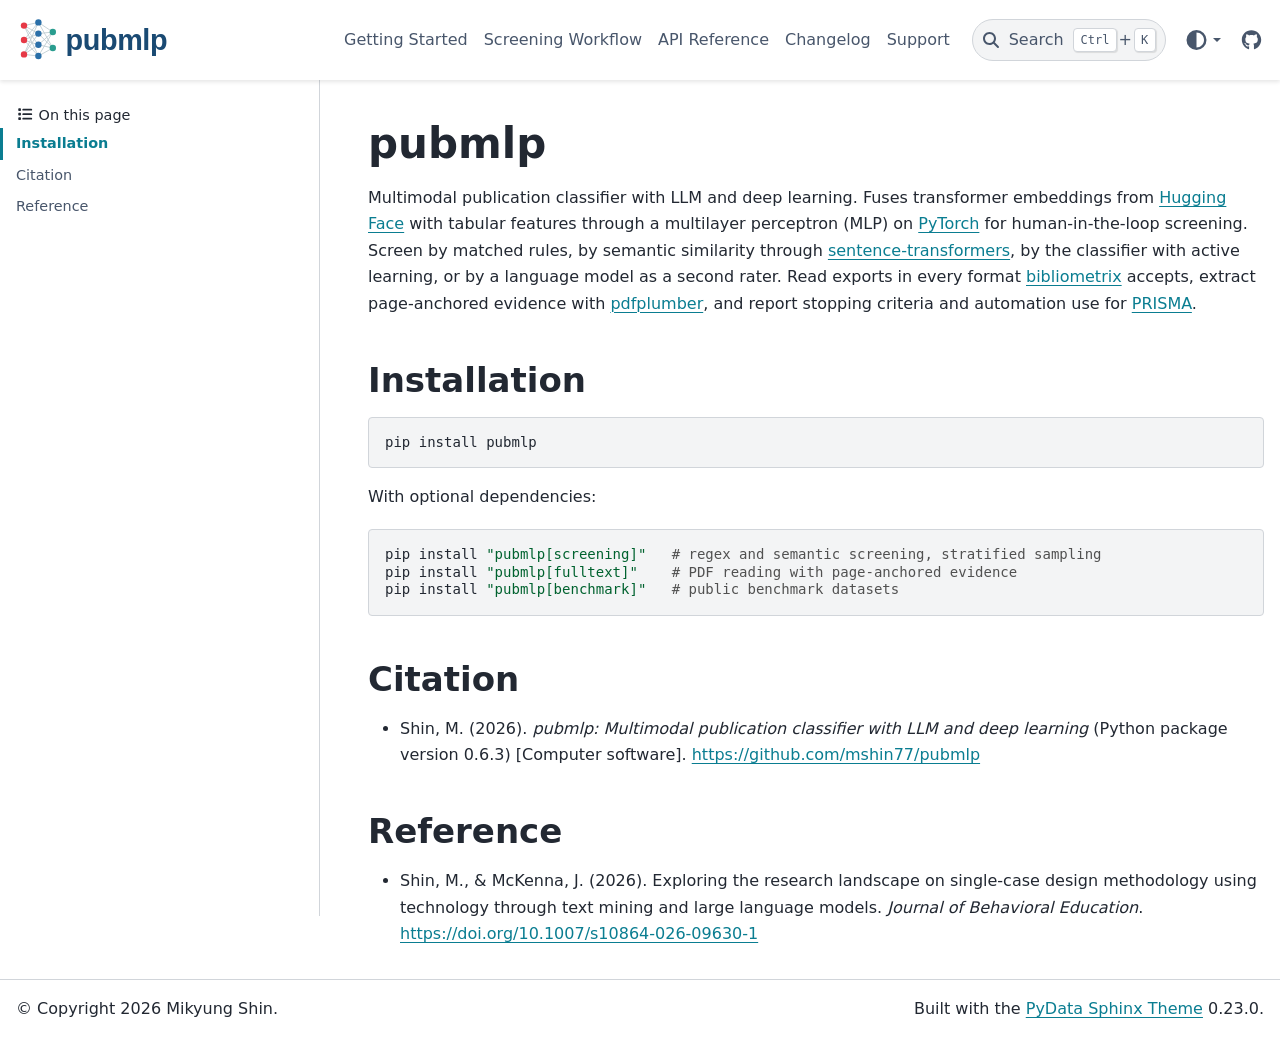
<file: docs/index.html>
<!DOCTYPE html>


<html lang="en" data-content_root="./" >

  <head>
    <meta charset="utf-8" />
    <meta name="viewport" content="width=device-width, initial-scale=1.0" /><meta name="viewport" content="width=device-width, initial-scale=1" />
<meta content="pubmlp screens publications for systematic reviews with rules, semantic similarity, a multimodal classifier with active learning, or a language model as a second rater." name="description" />

    <title>pubmlp &#8212; pubmlp</title>
  
  
  
  <script data-cfasync="false">
    document.documentElement.dataset.mode = localStorage.getItem("mode") || "";
    document.documentElement.dataset.theme = localStorage.getItem("theme") || "";
  </script>
  <!--
    this give us a css class that will be invisible only if js is disabled
  -->
  <noscript>
    <style>
      .pst-js-only { display: none !important; }

    </style>
  </noscript>
  
  <!-- Loaded before other Sphinx assets -->
  <link href="_static/styles/theme.css" rel="stylesheet" />
<link href="_static/styles/pydata-sphinx-theme.css" rel="stylesheet" />

    <link rel="stylesheet" type="text/css" href="_static/pygments.css" />
    <link rel="stylesheet" type="text/css" href="_static/custom.css" />
  
  <!-- So that users can add custom icons -->
  <script defer src="_static/scripts/fontawesome.js"></script>
  <!-- Pre-loaded scripts that we'll load fully later -->
  <link rel="preload" as="script" href="_static/scripts/bootstrap.js" />
<link rel="preload" as="script" href="_static/scripts/pydata-sphinx-theme.js" />

    <script src="_static/documentation_options.js"></script>
    <script src="_static/doctools.js"></script>
    <script src="_static/sphinx_highlight.js"></script>
    <script>DOCUMENTATION_OPTIONS.pagename = 'index';</script>
    <script>DOCUMENTATION_OPTIONS.search_as_you_type = false;</script>
    <link rel="canonical" href="https://mshin77.github.io/pubmlp/" />
    <link rel="index" title="Index" href="genindex.html" />
    <link rel="search" title="Search" href="search.html" />
    <link rel="next" title="Getting Started" href="getting-started.html" />
  <meta name="viewport" content="width=device-width, initial-scale=1"/>
  <meta name="color-scheme" content="light dark"/>
  <meta name="docsearch:language" content="en"/>
  <meta name="docsearch:version" content="" />
  
    
    <script src="_static/searchtools.js"></script>
    <script src="_static/language_data.js"></script>
    <script src="searchindex.js"></script>
  
  </head>
  <body data-default-mode="">
  
  
  <div id="pst-skip-link" class="skip-link d-print-none"><a href="#main-content">Skip to main content</a></div>

  
  <div id="pst-scroll-pixel-helper"></div>
  
  <button type="button" class="btn rounded-pill" id="pst-back-to-top">
    <i class="fa-solid fa-arrow-up"></i>Back to top</button>
  
  
  
  
  <dialog id="pst-search-dialog">
    
<form class="bd-search d-flex align-items-center"
      action="search.html"
      method="get">
  <i class="fa-solid fa-magnifying-glass"></i>
  <input type="search"
         class="form-control"
         name="q"
         placeholder="Search the docs ..."
         aria-label="Search the docs ..."
         autocomplete="off"
         autocorrect="off"
         autocapitalize="off"
         spellcheck="false"/>
  <span class="search-button__kbd-shortcut"><kbd class="kbd-shortcut__modifier">Ctrl</kbd>+<kbd>K</kbd></span>
</form>
  </dialog>

  <div class="pst-async-banner-revealer d-none">
  <aside id="bd-header-version-warning" class="d-none d-print-none" aria-label="Version warning"></aside>
</div>

  
    <header id="pst-header" class="bd-header navbar navbar-expand-lg bd-navbar d-print-none">
<div class="bd-header__inner bd-page-width">
  <button type="button" class="pst-navbar-icon sidebar-toggle primary-toggle" aria-label="Site navigation">
    <span class="fa-solid fa-bars"></span>
  </button>
  
  
  <div class="col-lg-3 navbar-header-items__start">
    
      <div class="navbar-item">

  
    
  

<a class="navbar-brand logo" href="#">
  
  
  
  
  
    
    
      
    
    
    <img src="_static/logo.svg" class="logo__image only-light" alt="pubmlp - Home"/>
    <img src="_static/logo.svg" class="logo__image only-dark pst-js-only" alt="pubmlp - Home"/>
  
  
</a></div>
    
  </div>
  
  <div class="col-lg-9 navbar-header-items">
    
    <div class="me-auto navbar-header-items__center">
      
        <div class="navbar-item">
<nav>
  <ul class="bd-navbar-elements navbar-nav">
    
<li class="nav-item ">
  <a class="nav-link nav-internal" href="getting-started.html">
    Getting Started
  </a>
</li>


<li class="nav-item ">
  <a class="nav-link nav-internal" href="vignettes/screening-workflow.html">
    Screening Workflow
  </a>
</li>


<li class="nav-item ">
  <a class="nav-link nav-internal" href="api.html">
    API Reference
  </a>
</li>


<li class="nav-item ">
  <a class="nav-link nav-internal" href="changelog.html">
    Changelog
  </a>
</li>


<li class="nav-item ">
  <a class="nav-link nav-internal" href="support.html">
    Support
  </a>
</li>

  </ul>
</nav></div>
      
    </div>
    
    
    <div class="navbar-header-items__end">
      
        <div class="navbar-item navbar-persistent--container">
          

<button type="button" class="btn search-button-field search-button__button pst-js-only" title="Search" aria-label="Search" data-bs-placement="bottom" data-bs-toggle="tooltip">
 <i class="fa-solid fa-magnifying-glass"></i>
 <span class="search-button__default-text">Search</span>
 <span class="search-button__kbd-shortcut"><kbd class="kbd-shortcut__modifier">Ctrl</kbd>+<kbd class="kbd-shortcut__modifier">K</kbd></span>
</button>
        </div>
      
      
        <div class="navbar-item">

<div class="theme-switch-container dropdown pst-js-only" data-bs-toggle="tooltip" data-bs-placement="bottom" title="Color mode">
  <button type="button" class="btn btn-sm nav-link pst-navbar-icon theme-switch-button dropdown-toggle" aria-label="Color mode" data-bs-toggle="dropdown">
    <i class="theme-switch fa-solid fa-sun fa-lg fa-fw" data-mode="light" title="Light"></i>
    <i class="theme-switch fa-solid fa-moon fa-lg fa-fw" data-mode="dark" title="Dark"></i>
    <i class="theme-switch fa-solid fa-circle-half-stroke fa-lg fa-fw" data-mode="auto" title="System Settings"></i>
  </button>
  <ul class="dropdown-menu dropdown-menu-end">
    <li><button type="button" class="dropdown-item d-flex align-items-center theme-change-button" data-mode="auto"><i class="fa-solid fa-circle-half-stroke fa-lg fa-fw me-1"></i>System Settings</button></li>
    <li><button type="button" class="dropdown-item d-flex align-items-center theme-change-button" data-mode="light"><i class="fa-solid fa-sun fa-lg fa-fw me-1"></i>Light</button></li>
    <li><button type="button" class="dropdown-item d-flex align-items-center theme-change-button" data-mode="dark"><i class="fa-solid fa-moon fa-lg fa-fw me-1"></i>Dark</button></li>
  </ul>
</div></div>
      
        <div class="navbar-item"><ul class="navbar-icon-links"
    aria-label="Icon Links">
        <li class="nav-item">
          
          
          
          
          
          
          
          
          <a href="https://github.com/mshin77/pubmlp" title="GitHub" class="nav-link pst-navbar-icon" rel="noopener" target="_blank" data-bs-toggle="tooltip" data-bs-placement="bottom"><i class="fa-brands fa-github fa-lg" aria-hidden="true"></i><span class="visually-hidden">GitHub</span></a>
        </li>
</ul></div>
      
    </div>
    
  </div>
  
  
    <div class="navbar-persistent--mobile">

<button type="button" class="btn search-button-field search-button__button pst-js-only" title="Search" aria-label="Search" data-bs-placement="bottom" data-bs-toggle="tooltip">
 <i class="fa-solid fa-magnifying-glass"></i>
 <span class="search-button__default-text">Search</span>
 <span class="search-button__kbd-shortcut"><kbd class="kbd-shortcut__modifier">Ctrl</kbd>+<kbd class="kbd-shortcut__modifier">K</kbd></span>
</button>
    </div>
  

  
</div>

    </header>
  

  <div class="bd-container">
    <div class="bd-container__inner bd-page-width">
      
      
      
        
      
      <dialog id="pst-primary-sidebar-modal"></dialog>
      <div id="pst-primary-sidebar" class="bd-sidebar-primary bd-sidebar">
        

  
  <div class="sidebar-header-items sidebar-primary__section">
    
    
      <div class="sidebar-header-items__center">
        
          
          
            <div class="navbar-item">
<nav>
  <ul class="bd-navbar-elements navbar-nav">
    
<li class="nav-item ">
  <a class="nav-link nav-internal" href="getting-started.html">
    Getting Started
  </a>
</li>


<li class="nav-item ">
  <a class="nav-link nav-internal" href="vignettes/screening-workflow.html">
    Screening Workflow
  </a>
</li>


<li class="nav-item ">
  <a class="nav-link nav-internal" href="api.html">
    API Reference
  </a>
</li>


<li class="nav-item ">
  <a class="nav-link nav-internal" href="changelog.html">
    Changelog
  </a>
</li>


<li class="nav-item ">
  <a class="nav-link nav-internal" href="support.html">
    Support
  </a>
</li>

  </ul>
</nav></div>
          
        
      </div>
    
    
    
      <div class="sidebar-header-items__end">
        
          <div class="navbar-item">

<div class="theme-switch-container dropdown pst-js-only" data-bs-toggle="tooltip" data-bs-placement="bottom" title="Color mode">
  <button type="button" class="btn btn-sm nav-link pst-navbar-icon theme-switch-button dropdown-toggle" aria-label="Color mode" data-bs-toggle="dropdown">
    <i class="theme-switch fa-solid fa-sun fa-lg fa-fw" data-mode="light" title="Light"></i>
    <i class="theme-switch fa-solid fa-moon fa-lg fa-fw" data-mode="dark" title="Dark"></i>
    <i class="theme-switch fa-solid fa-circle-half-stroke fa-lg fa-fw" data-mode="auto" title="System Settings"></i>
  </button>
  <ul class="dropdown-menu dropdown-menu-end">
    <li><button type="button" class="dropdown-item d-flex align-items-center theme-change-button" data-mode="auto"><i class="fa-solid fa-circle-half-stroke fa-lg fa-fw me-1"></i>System Settings</button></li>
    <li><button type="button" class="dropdown-item d-flex align-items-center theme-change-button" data-mode="light"><i class="fa-solid fa-sun fa-lg fa-fw me-1"></i>Light</button></li>
    <li><button type="button" class="dropdown-item d-flex align-items-center theme-change-button" data-mode="dark"><i class="fa-solid fa-moon fa-lg fa-fw me-1"></i>Dark</button></li>
  </ul>
</div></div>
        
          <div class="navbar-item"><ul class="navbar-icon-links"
    aria-label="Icon Links">
        <li class="nav-item">
          
          
          
          
          
          
          
          
          <a href="https://github.com/mshin77/pubmlp" title="GitHub" class="nav-link pst-navbar-icon" rel="noopener" target="_blank" data-bs-toggle="tooltip" data-bs-placement="bottom"><i class="fa-brands fa-github fa-lg" aria-hidden="true"></i><span class="visually-hidden">GitHub</span></a>
        </li>
</ul></div>
        
      </div>
    
  </div>
  
    <div class="sidebar-primary-items__start sidebar-primary__section">
        <div class="sidebar-primary-item">
<div
    id="pst-page-navigation-heading-2"
    class="page-toc tocsection onthispage">
    <i class="fa-solid fa-list"></i> On this page
  </div>
  <nav id="pst-page-toc-nav" class="page-toc" aria-labelledby="pst-page-navigation-heading-2">
    <ul class="pst-show_toc_level nav section-nav flex-column">
<li class="toc-h2 nav-item toc-entry"><a class="reference internal nav-link" href="#installation">Installation</a></li>
<li class="toc-h2 nav-item toc-entry"><a class="reference internal nav-link" href="#citation">Citation</a></li>
<li class="toc-h2 nav-item toc-entry"><a class="reference internal nav-link" href="#reference">Reference</a></li>
</ul>
  </nav></div>
    </div>
  
  
  <div class="sidebar-primary-items__end sidebar-primary__section">
      <div class="sidebar-primary-item">
<div id="ethical-ad-placement"
      class="flat"
      data-ea-publisher="readthedocs"
      data-ea-type="readthedocs-sidebar"
      data-ea-manual="true">
</div></div>
  </div>


      </div>
      
      <main id="main-content" class="bd-main" role="main">
        
        
          <div class="bd-content">
            <div class="bd-article-container">
              
              <div class="bd-header-article d-print-none"></div>
              
              
              
                
<div id="searchbox"></div>
                <article class="bd-article">
                  
  <section id="pubmlp">
<h1>pubmlp<a class="headerlink" href="#pubmlp" title="Link to this heading"></a></h1>
<p>Multimodal publication classifier with LLM and deep learning. Fuses transformer embeddings from <a class="reference external" href="https://huggingface.co/docs/transformers">Hugging Face</a> with tabular features through a multilayer perceptron (MLP) on <a class="reference external" href="https://pytorch.org/">PyTorch</a> for human-in-the-loop screening. Screen by matched rules, by semantic similarity through <a class="reference external" href="https://www.sbert.net/">sentence-transformers</a>, by the classifier with active learning, or by a language model as a second rater. Read exports in every format <a class="reference external" href="https://www.bibliometrix.org/">bibliometrix</a> accepts, extract page-anchored evidence with <a class="reference external" href="https://github.com/jsvine/pdfplumber">pdfplumber</a>, and report stopping criteria and automation use for <a class="reference external" href="https://www.prisma-statement.org/">PRISMA</a>.</p>
<section id="installation">
<h2>Installation<a class="headerlink" href="#installation" title="Link to this heading"></a></h2>
<div class="highlight-bash notranslate"><div class="highlight"><pre><span></span>pip<span class="w"> </span>install<span class="w"> </span>pubmlp
</pre></div>
</div>
<p>With optional dependencies:</p>
<div class="highlight-bash notranslate"><div class="highlight"><pre><span></span>pip<span class="w"> </span>install<span class="w"> </span><span class="s2">"pubmlp[screening]"</span><span class="w">   </span><span class="c1"># regex and semantic screening, stratified sampling</span>
pip<span class="w"> </span>install<span class="w"> </span><span class="s2">"pubmlp[fulltext]"</span><span class="w">    </span><span class="c1"># PDF reading with page-anchored evidence</span>
pip<span class="w"> </span>install<span class="w"> </span><span class="s2">"pubmlp[benchmark]"</span><span class="w">   </span><span class="c1"># public benchmark datasets</span>
</pre></div>
</div>
</section>
<section id="citation">
<h2>Citation<a class="headerlink" href="#citation" title="Link to this heading"></a></h2>
<ul class="simple">
<li><p>Shin, M. (2026). <em>pubmlp: Multimodal publication classifier with LLM and deep learning</em> (Python package version 0.6.3) [Computer software]. <a href="https://github.com/mshin77/pubmlp">https://github.com/mshin77/pubmlp</a></p></li>
</ul>
</section>
<section id="reference">
<h2>Reference<a class="headerlink" href="#reference" title="Link to this heading"></a></h2>
<ul class="simple">
<li><p>Shin, M., &amp; McKenna, J. (2026). Exploring the research landscape on single-case design methodology using technology through text mining and large language models. <em>Journal of Behavioral Education</em>. <a href="https://doi.org/10.1007/s10864-026-09630-1">https://doi.org/10.1007/s10864-026-09630-1</a></p></li>
</ul>
<div class="toctree-wrapper compound">
</div>
</section>
</section>


                </article>
              
              
              
              
              
            </div>
            
            
              
            
          </div>
          <footer class="bd-footer-content">
            
          </footer>
        
      </main>
    </div>
  </div>
  
  <!-- Scripts loaded after <body> so the DOM is not blocked -->
  <script defer src="_static/scripts/bootstrap.js"></script>
<script defer src="_static/scripts/pydata-sphinx-theme.js"></script>

  <footer class="bd-footer">
<div class="bd-footer__inner bd-page-width">
  
    <div class="footer-items__start">
      
        <div class="footer-item">

  <p class="copyright">
    
      © Copyright 2026 Mikyung Shin.
      <br/>
    
  </p>
</div>
      
    </div>
  
  
  
    <div class="footer-items__end">
      
        <div class="footer-item">
<p class="theme-version">
  <!-- # L10n: Setting the PST URL as an argument as this does not need to be localized -->
  Built with the <a href="https://pydata-sphinx-theme.readthedocs.io/en/stable/index.html">PyData Sphinx Theme</a> 0.23.0.
</p></div>
      
    </div>
  
</div>

  </footer>
  </body>
</html>
</file>
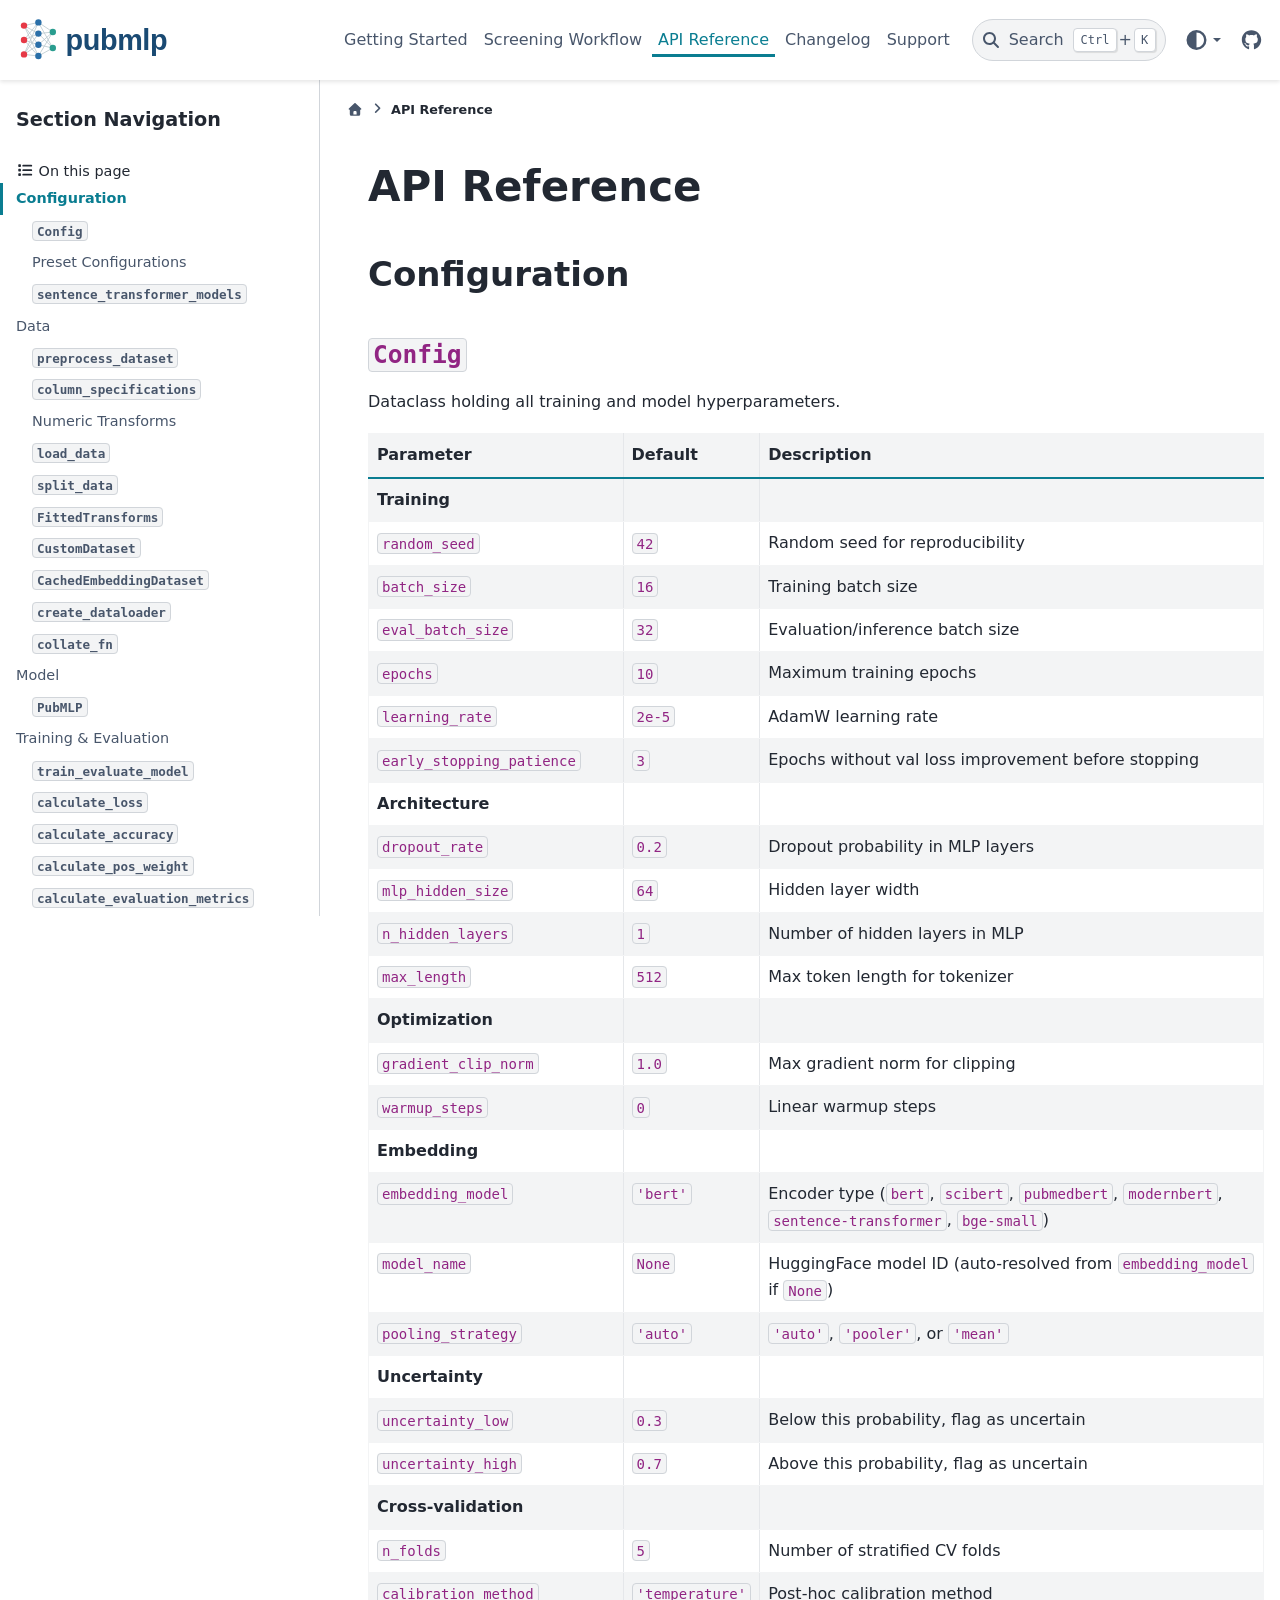
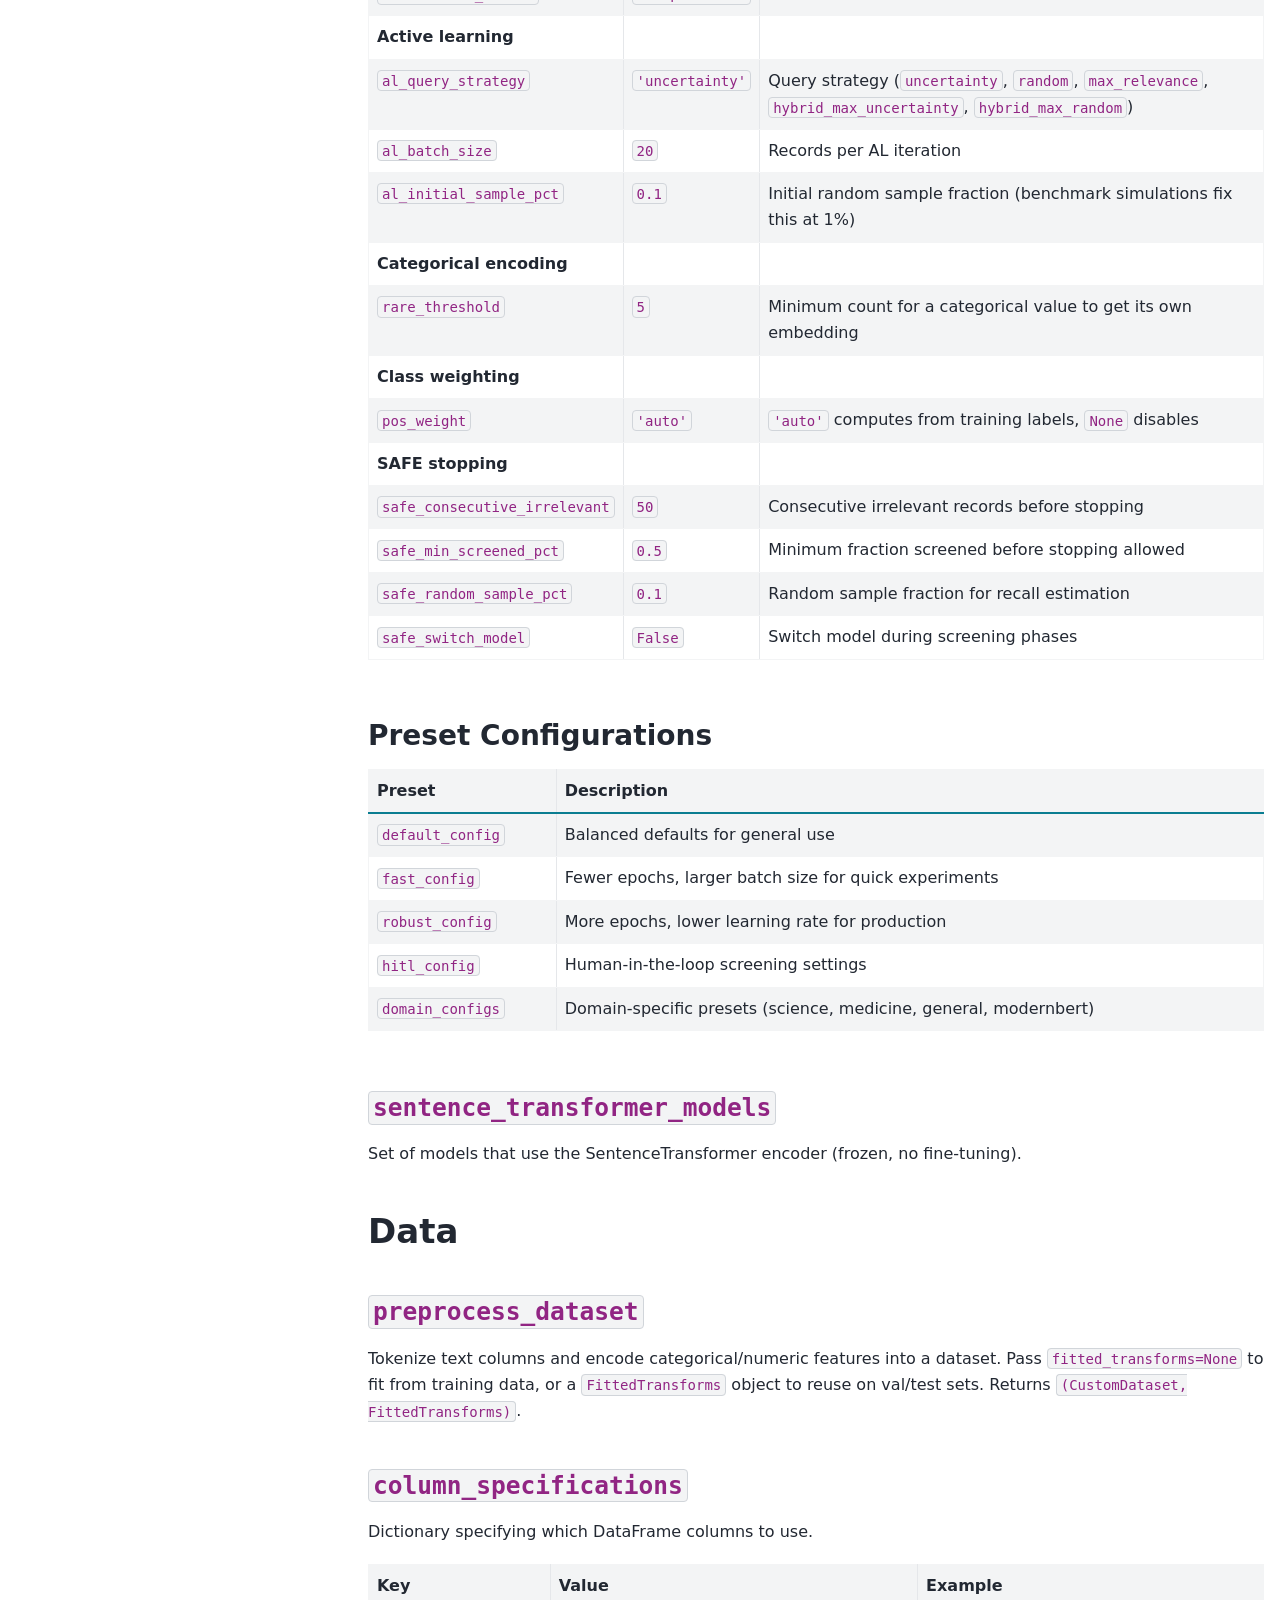
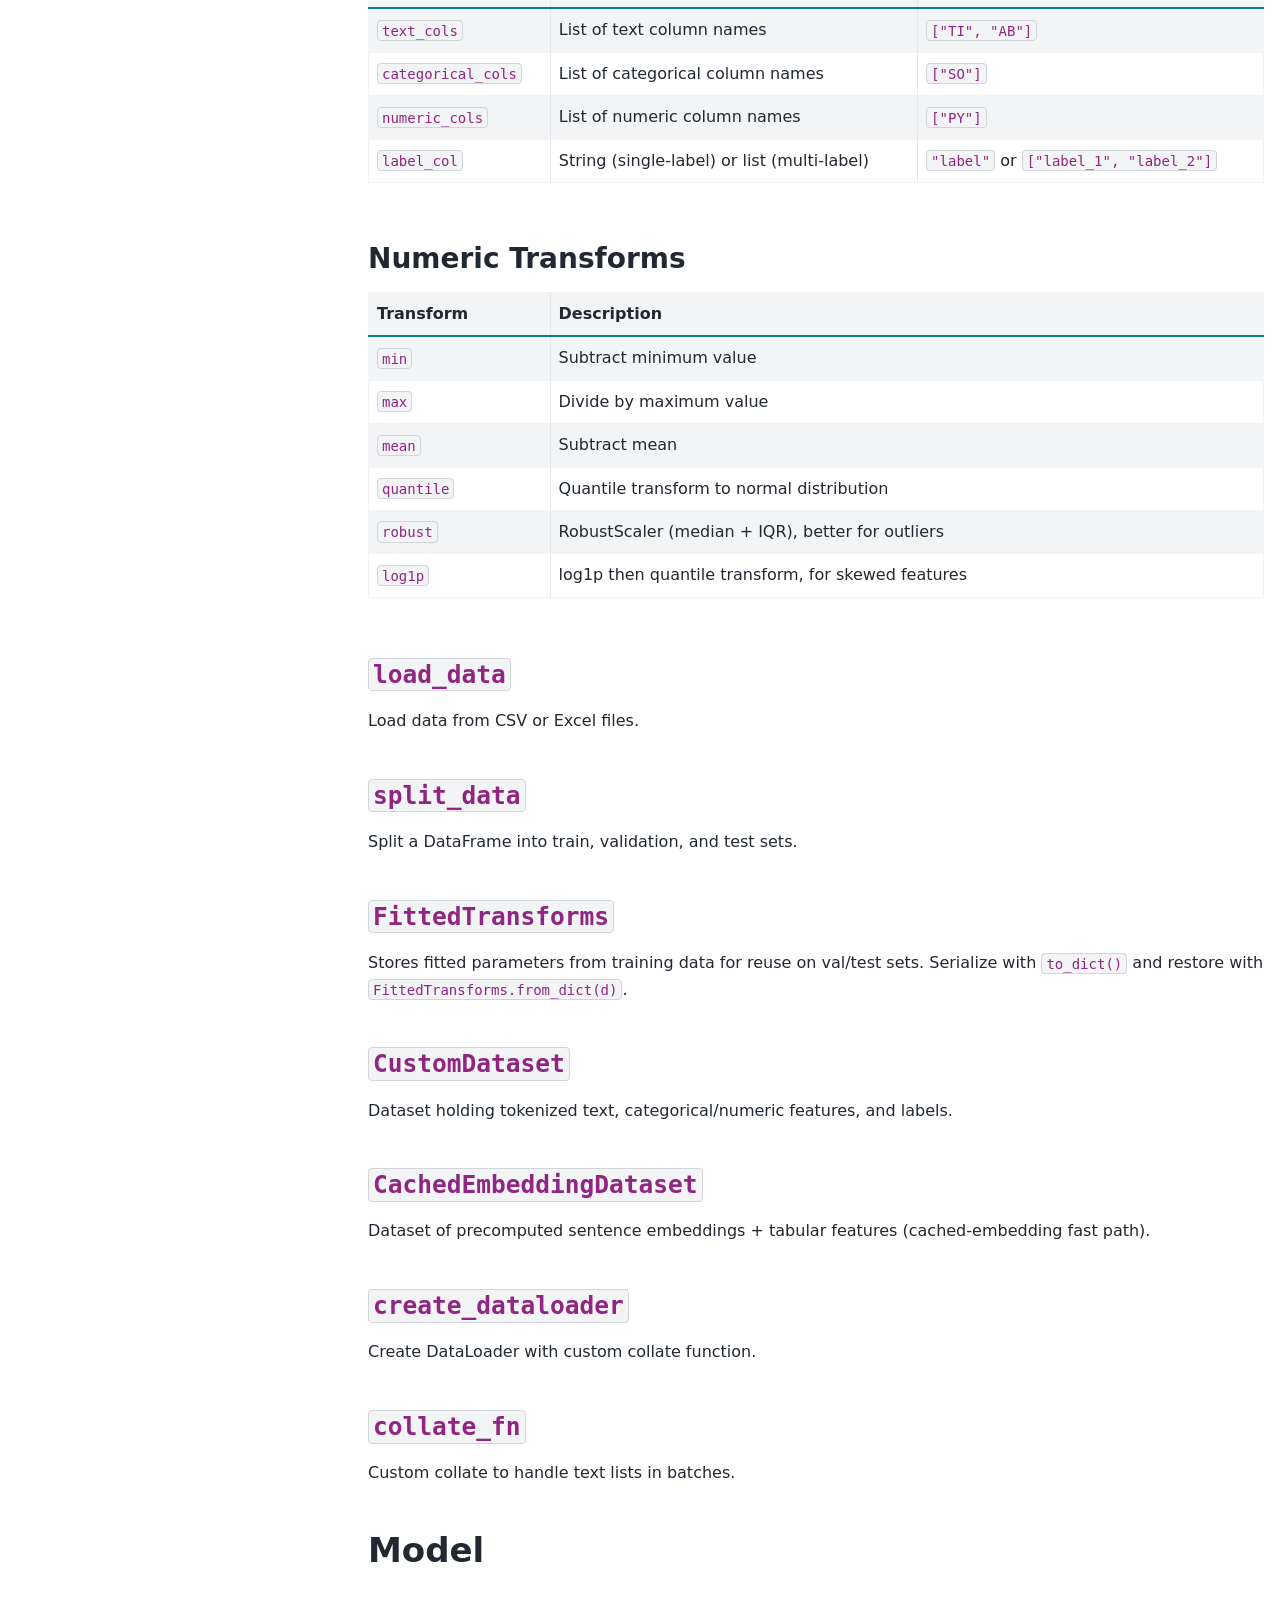
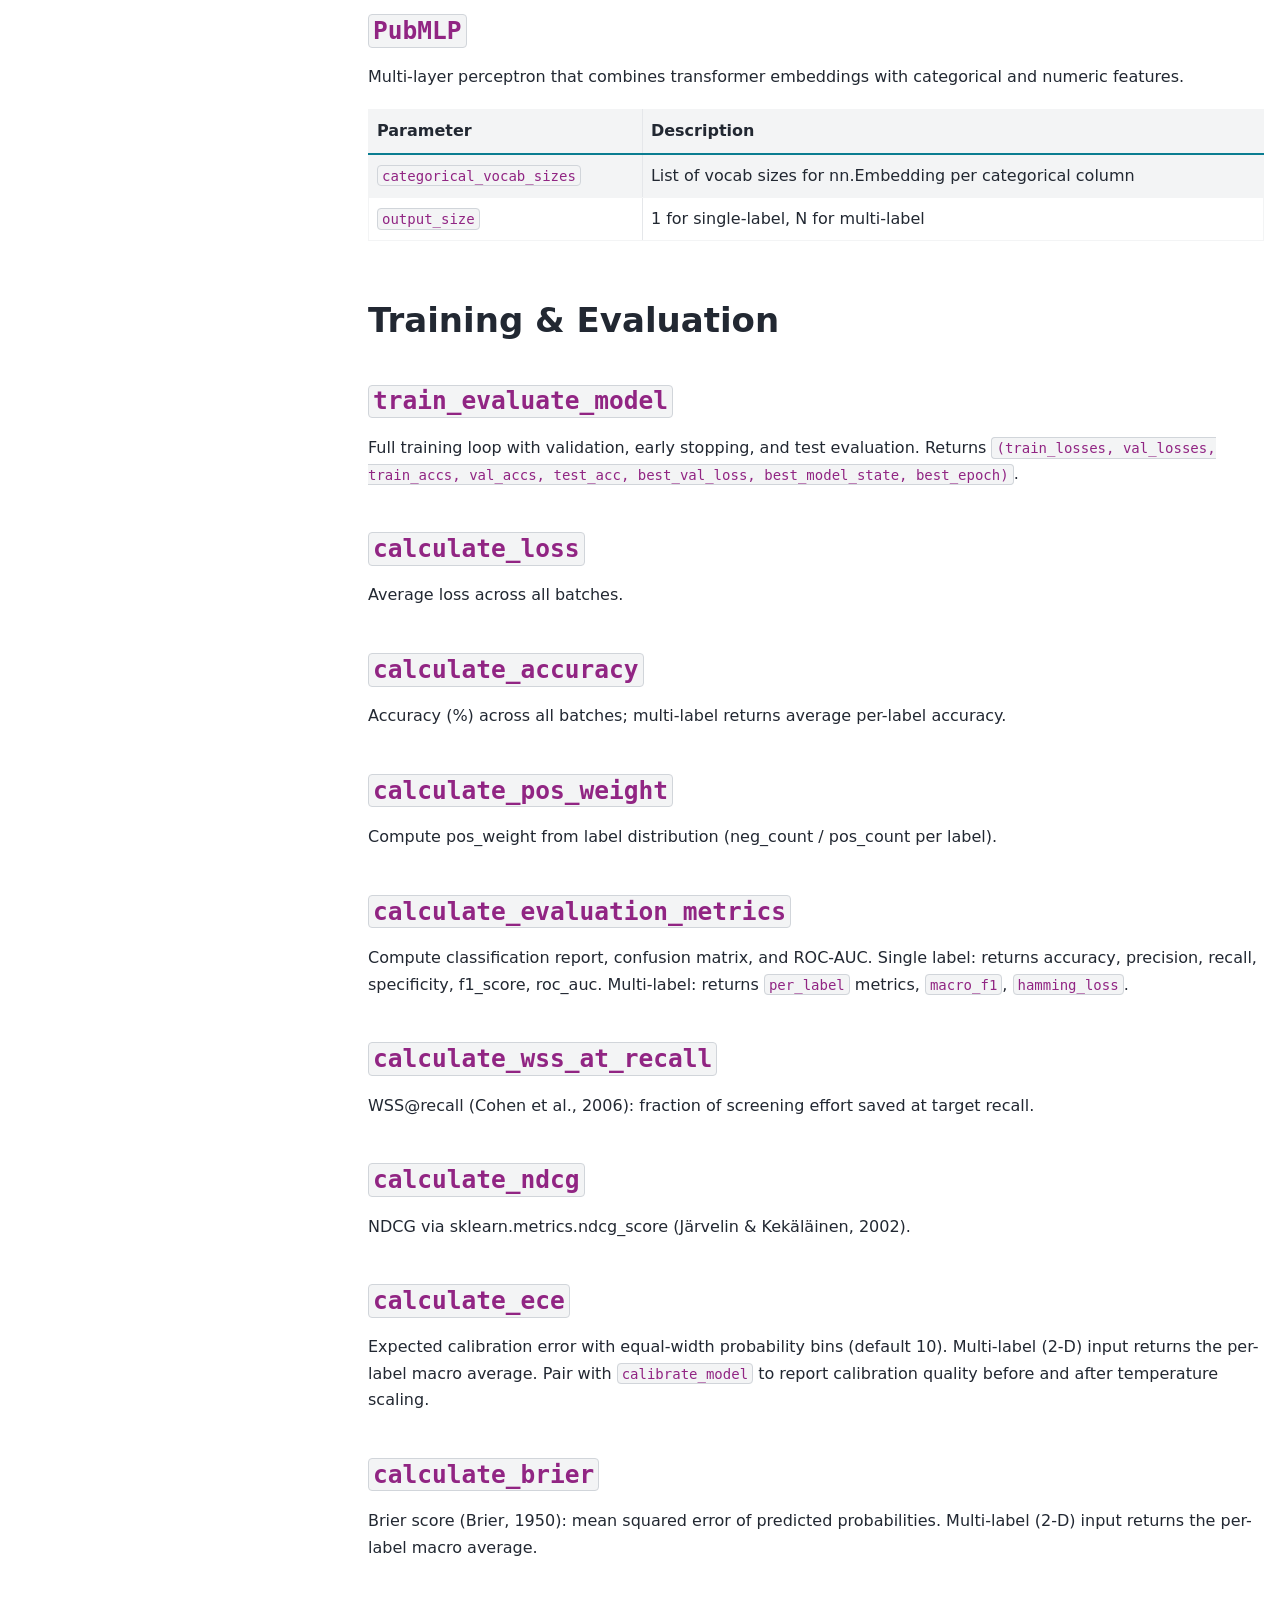
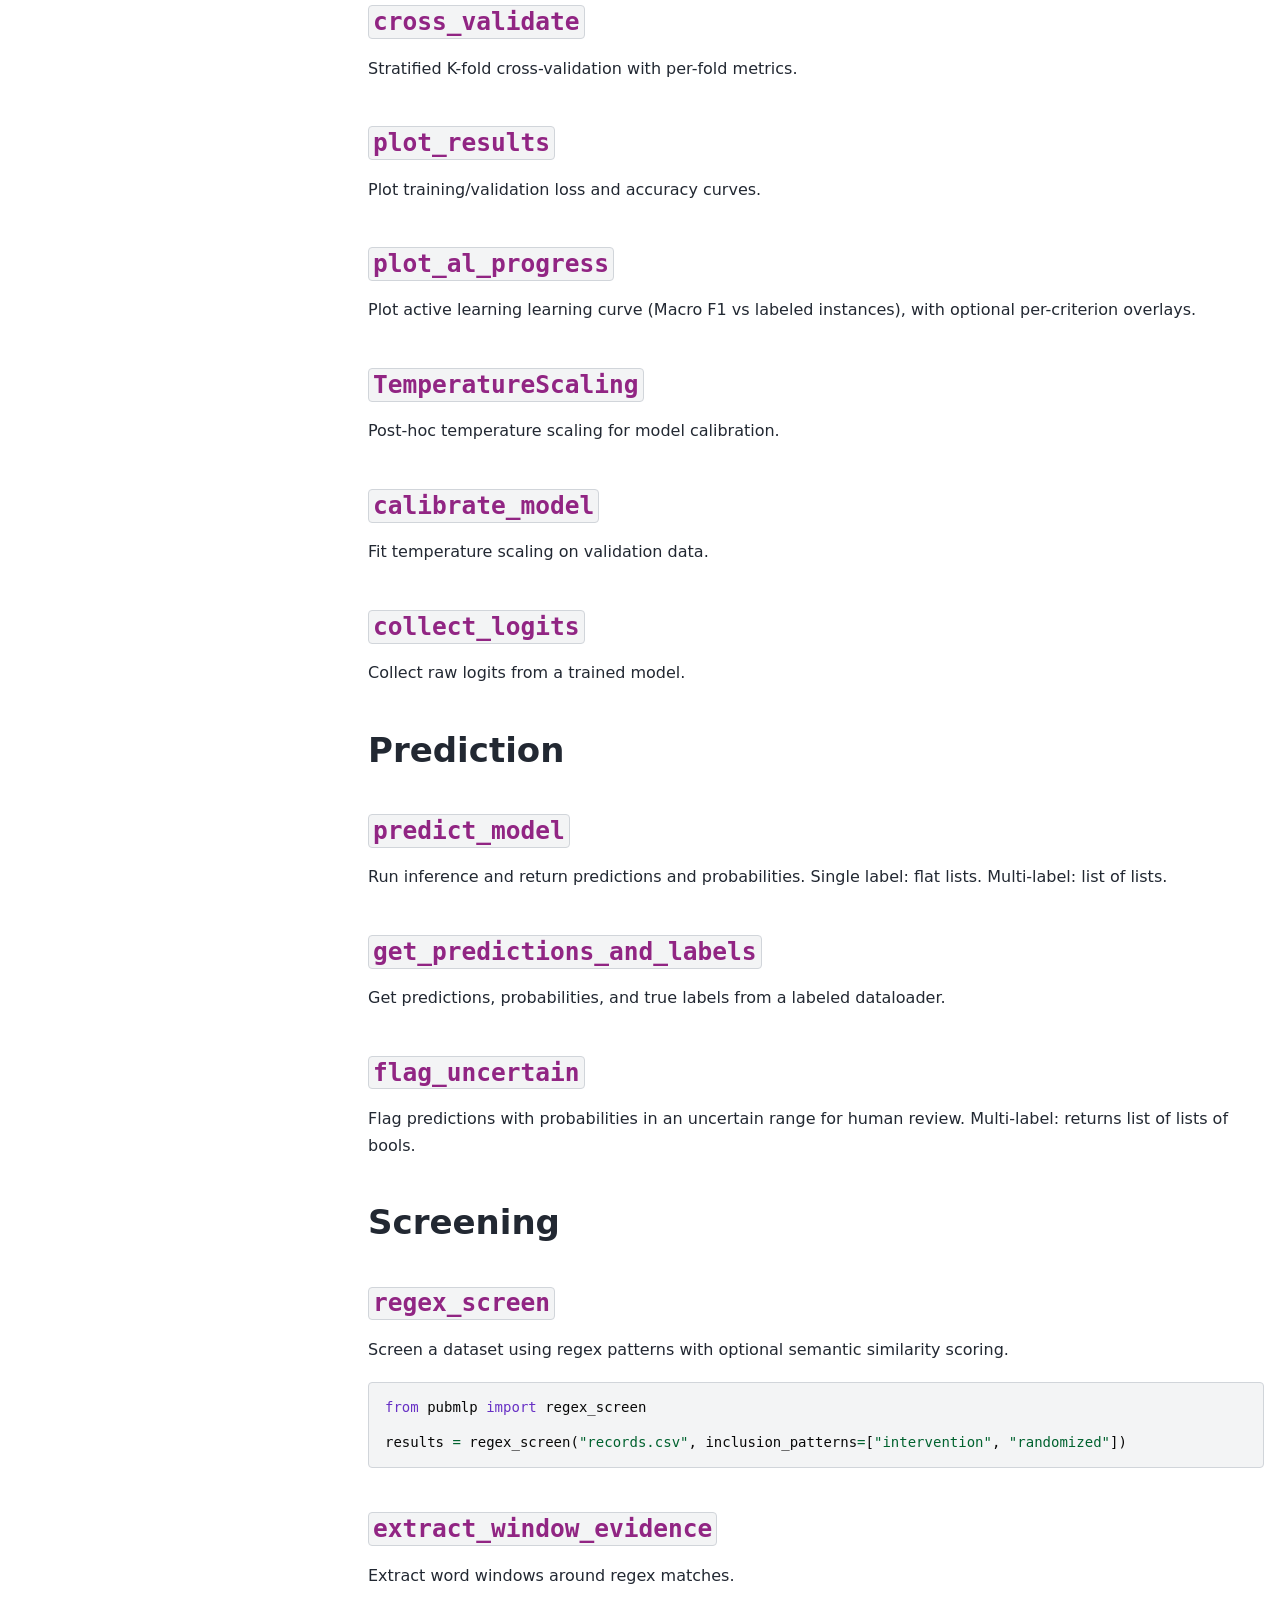
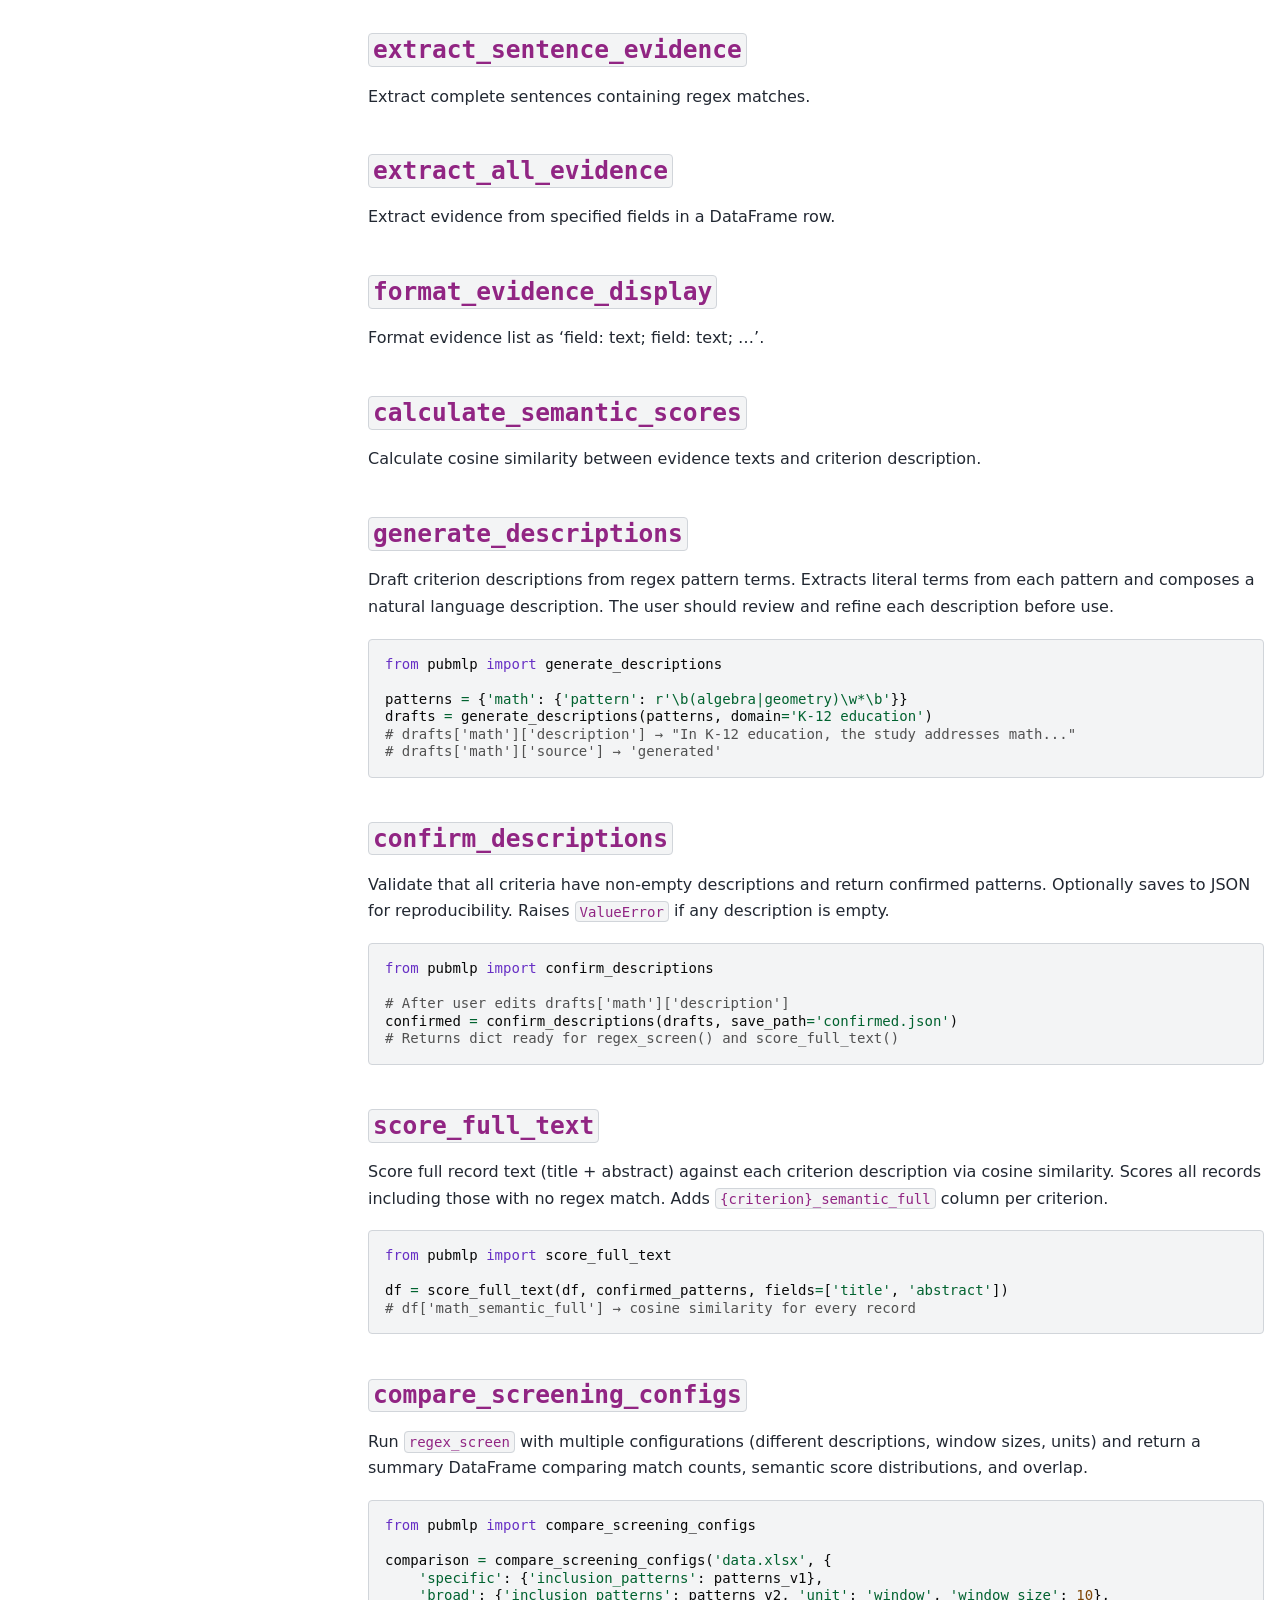
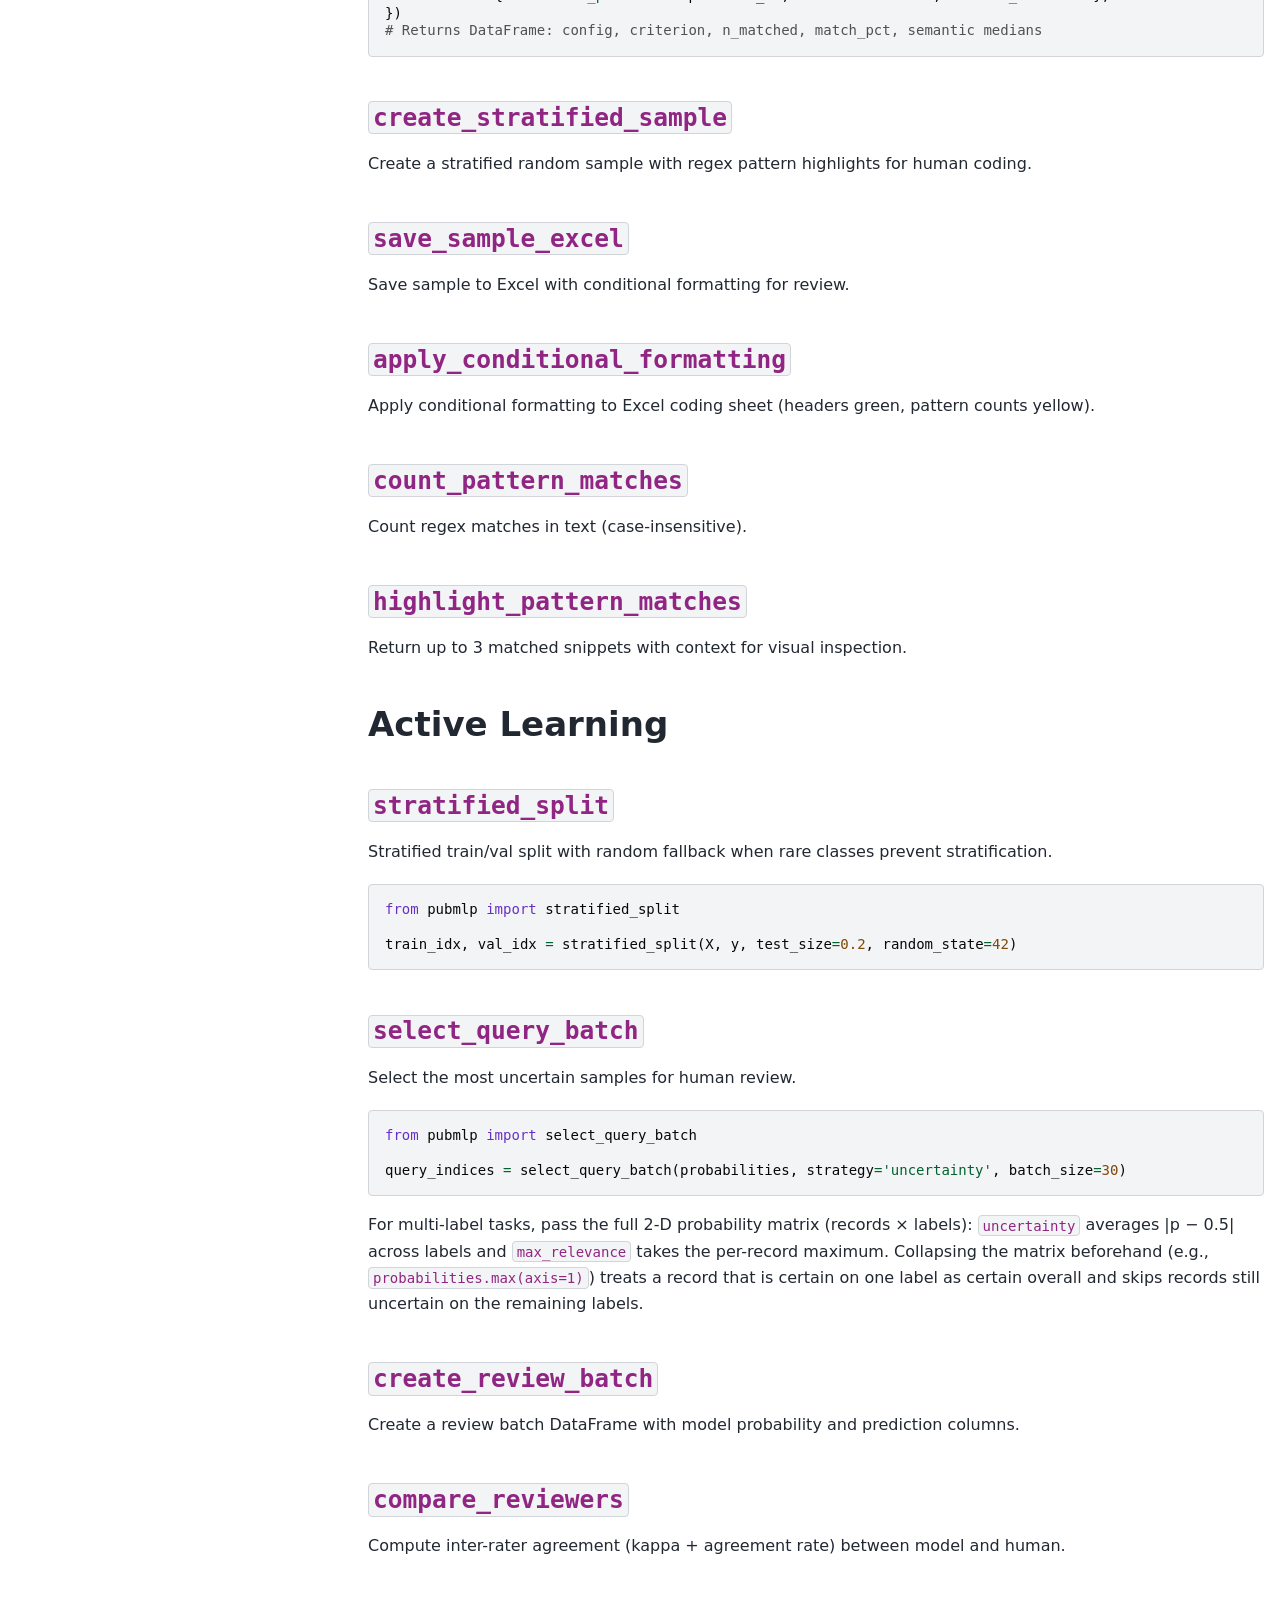
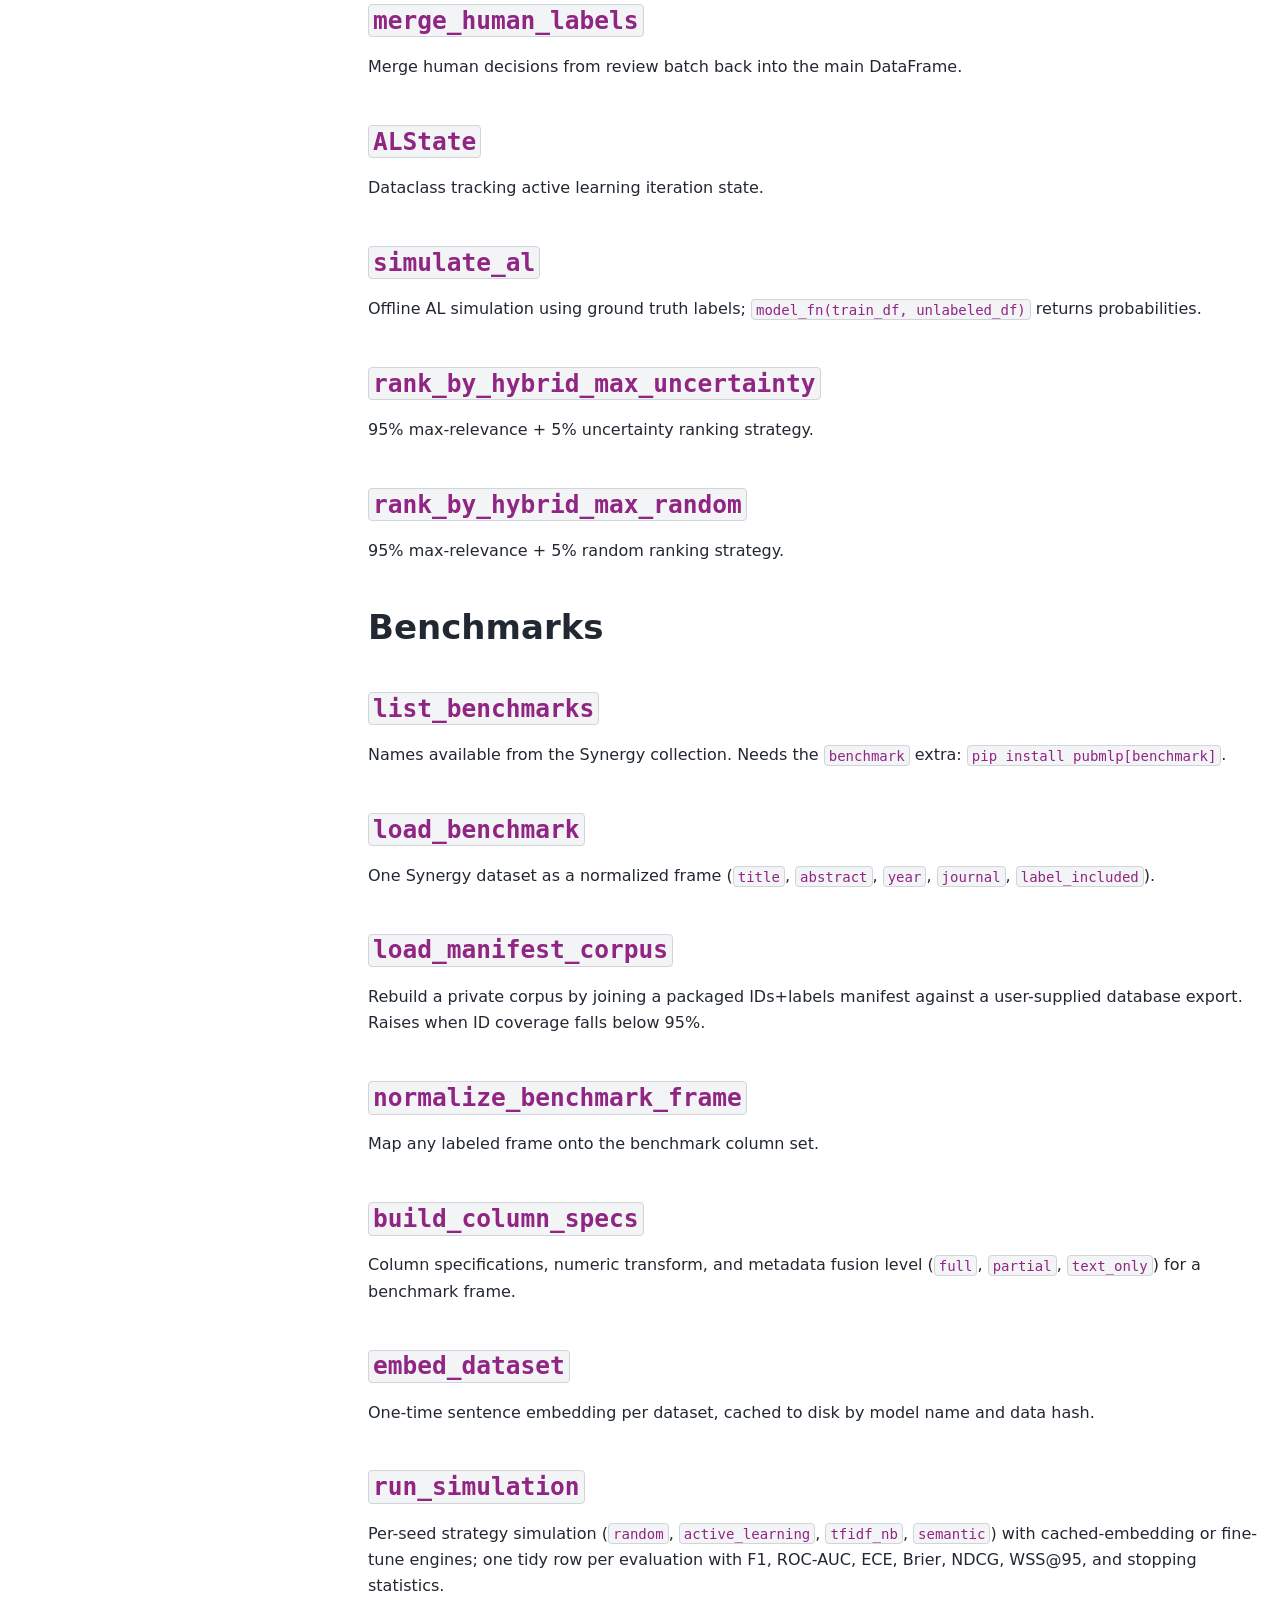
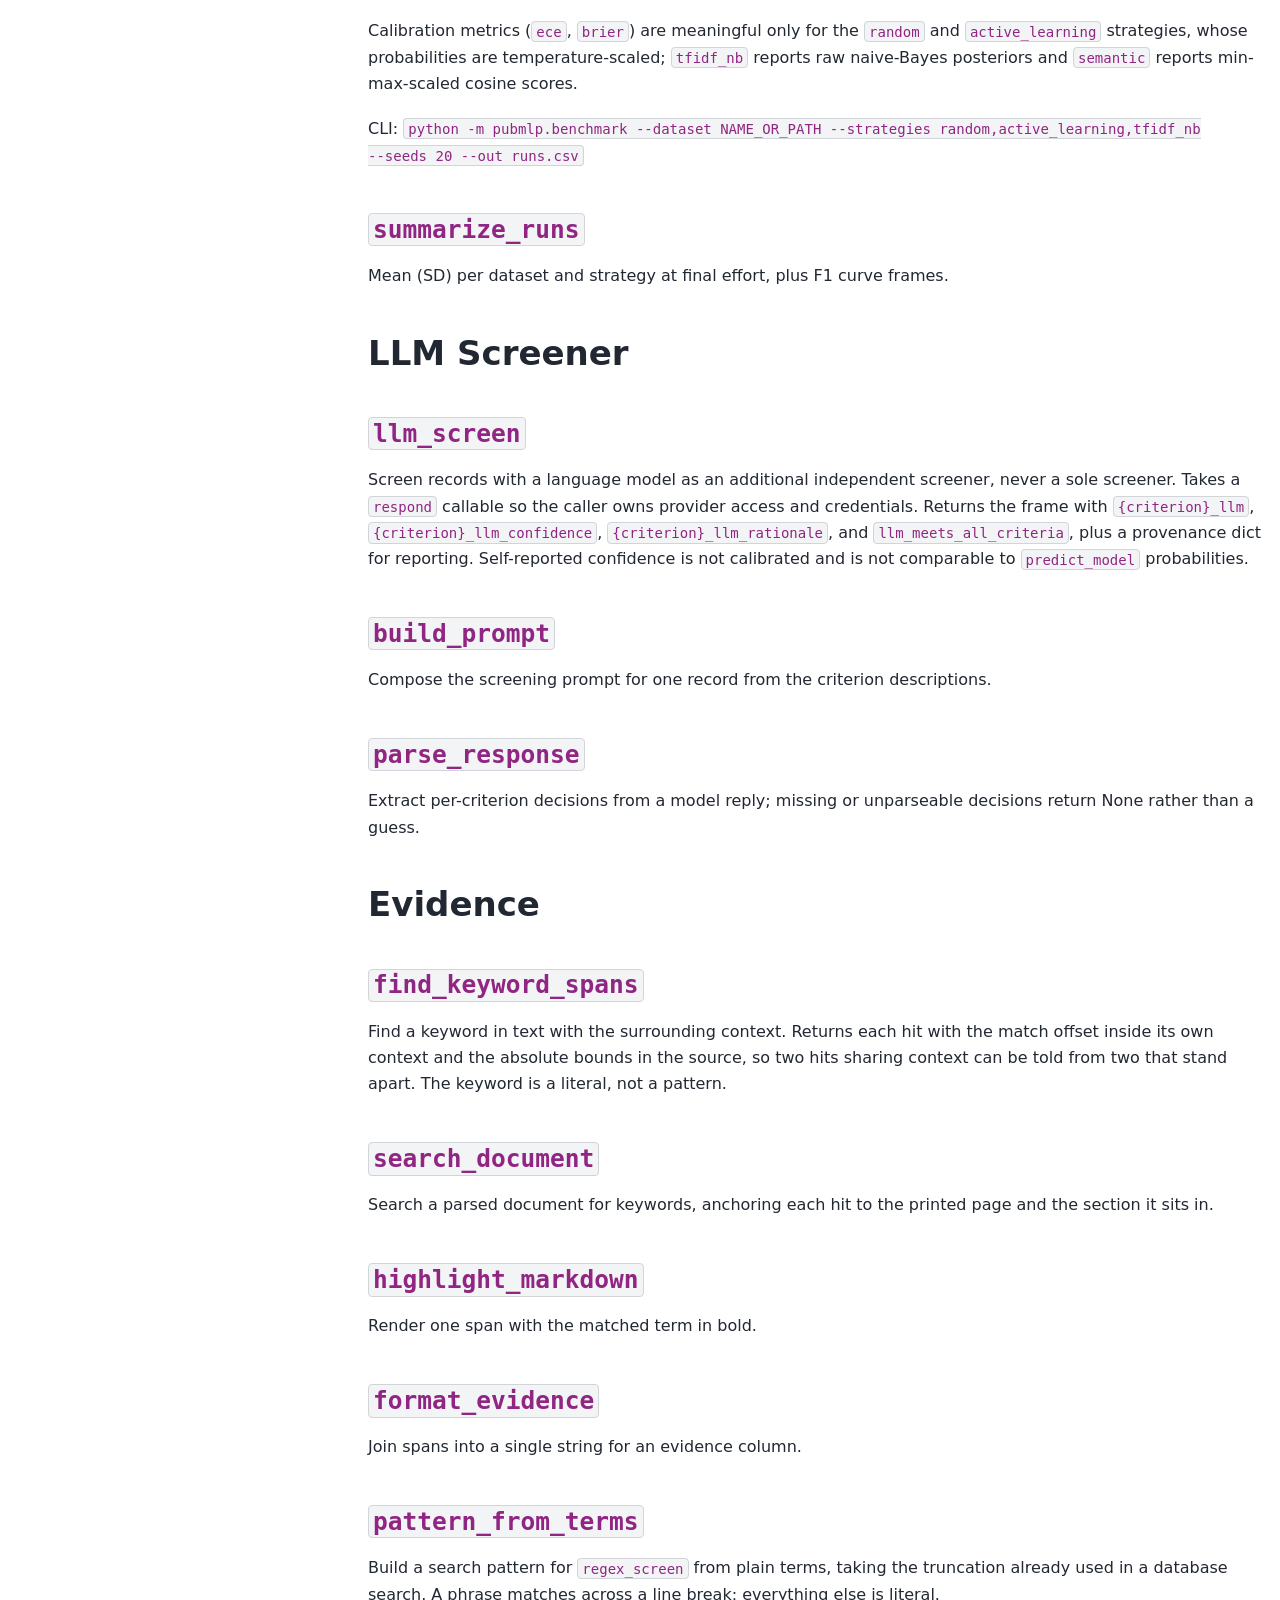
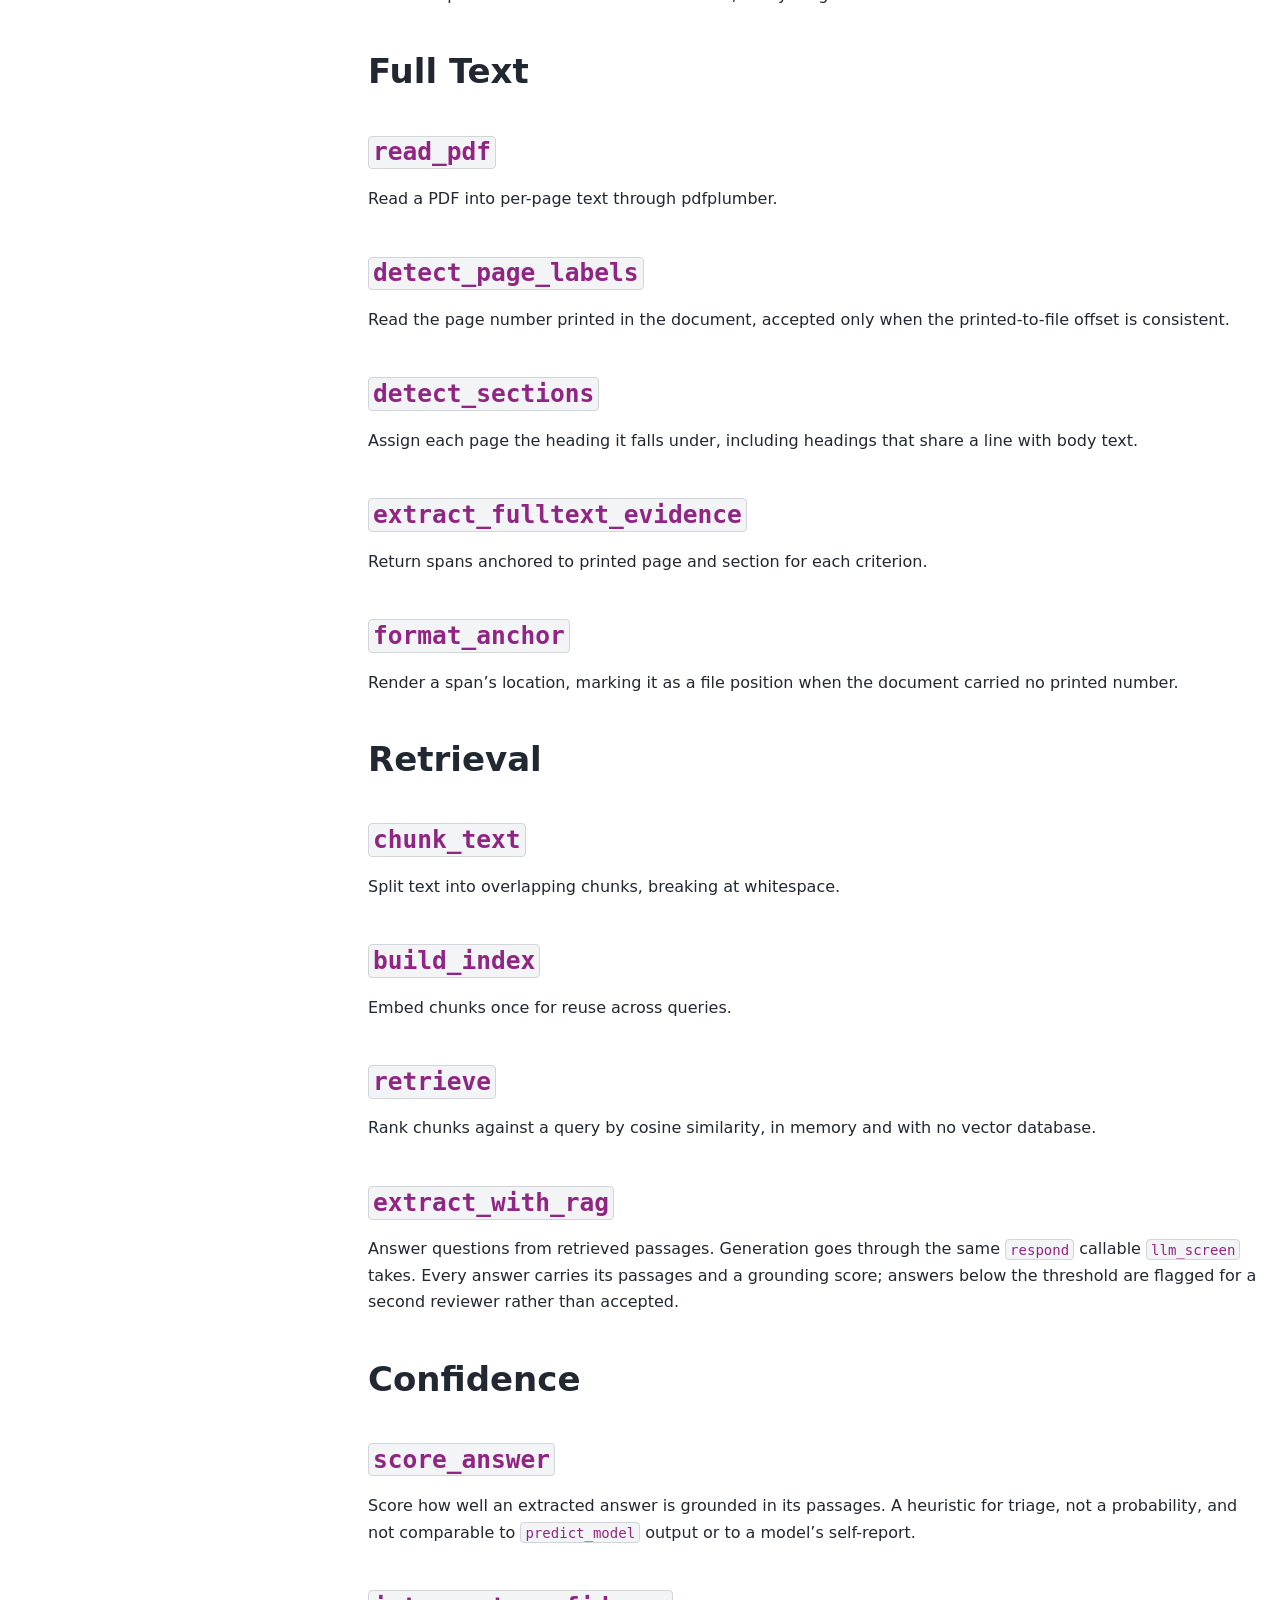
<file: docs/api.html>
<!DOCTYPE html>


<html lang="en" data-content_root="./" >

  <head>
    <meta charset="utf-8" />
    <meta name="viewport" content="width=device-width, initial-scale=1.0" /><meta name="viewport" content="width=device-width, initial-scale=1" />
<meta content="Classes and functions in pubmlp for configuration, records, screening, stopping and reporting." name="description" />

    <title>API Reference &#8212; pubmlp</title>
  
  
  
  <script data-cfasync="false">
    document.documentElement.dataset.mode = localStorage.getItem("mode") || "";
    document.documentElement.dataset.theme = localStorage.getItem("theme") || "";
  </script>
  <!--
    this give us a css class that will be invisible only if js is disabled
  -->
  <noscript>
    <style>
      .pst-js-only { display: none !important; }

    </style>
  </noscript>
  
  <!-- Loaded before other Sphinx assets -->
  <link href="_static/styles/theme.css" rel="stylesheet" />
<link href="_static/styles/pydata-sphinx-theme.css" rel="stylesheet" />

    <link rel="stylesheet" type="text/css" href="_static/pygments.css" />
    <link rel="stylesheet" type="text/css" href="_static/custom.css" />
  
  <!-- So that users can add custom icons -->
  <script defer src="_static/scripts/fontawesome.js"></script>
  <!-- Pre-loaded scripts that we'll load fully later -->
  <link rel="preload" as="script" href="_static/scripts/bootstrap.js" />
<link rel="preload" as="script" href="_static/scripts/pydata-sphinx-theme.js" />

    <script src="_static/documentation_options.js"></script>
    <script src="_static/doctools.js"></script>
    <script src="_static/sphinx_highlight.js"></script>
    <script>DOCUMENTATION_OPTIONS.pagename = 'api';</script>
    <script>DOCUMENTATION_OPTIONS.search_as_you_type = false;</script>
    <link rel="canonical" href="https://mshin77.github.io/pubmlp/api.html" />
    <link rel="index" title="Index" href="genindex.html" />
    <link rel="search" title="Search" href="search.html" />
    <link rel="next" title="Changelog" href="changelog.html" />
    <link rel="prev" title="Screening Workflow" href="vignettes/screening-workflow.html" />
  <meta name="viewport" content="width=device-width, initial-scale=1"/>
  <meta name="color-scheme" content="light dark"/>
  <meta name="docsearch:language" content="en"/>
  <meta name="docsearch:version" content="" />
  
    
    <script src="_static/searchtools.js"></script>
    <script src="_static/language_data.js"></script>
    <script src="searchindex.js"></script>
  
  </head>
  <body data-default-mode="">
  
  
  <div id="pst-skip-link" class="skip-link d-print-none"><a href="#main-content">Skip to main content</a></div>

  
  <div id="pst-scroll-pixel-helper"></div>
  
  <button type="button" class="btn rounded-pill" id="pst-back-to-top">
    <i class="fa-solid fa-arrow-up"></i>Back to top</button>
  
  
  
  
  <dialog id="pst-search-dialog">
    
<form class="bd-search d-flex align-items-center"
      action="search.html"
      method="get">
  <i class="fa-solid fa-magnifying-glass"></i>
  <input type="search"
         class="form-control"
         name="q"
         placeholder="Search the docs ..."
         aria-label="Search the docs ..."
         autocomplete="off"
         autocorrect="off"
         autocapitalize="off"
         spellcheck="false"/>
  <span class="search-button__kbd-shortcut"><kbd class="kbd-shortcut__modifier">Ctrl</kbd>+<kbd>K</kbd></span>
</form>
  </dialog>

  <div class="pst-async-banner-revealer d-none">
  <aside id="bd-header-version-warning" class="d-none d-print-none" aria-label="Version warning"></aside>
</div>

  
    <header id="pst-header" class="bd-header navbar navbar-expand-lg bd-navbar d-print-none">
<div class="bd-header__inner bd-page-width">
  <button type="button" class="pst-navbar-icon sidebar-toggle primary-toggle" aria-label="Site navigation">
    <span class="fa-solid fa-bars"></span>
  </button>
  
  
  <div class="col-lg-3 navbar-header-items__start">
    
      <div class="navbar-item">

  
    
  

<a class="navbar-brand logo" href="index.html">
  
  
  
  
  
    
    
      
    
    
    <img src="_static/logo.svg" class="logo__image only-light" alt="pubmlp - Home"/>
    <img src="_static/logo.svg" class="logo__image only-dark pst-js-only" alt="pubmlp - Home"/>
  
  
</a></div>
    
  </div>
  
  <div class="col-lg-9 navbar-header-items">
    
    <div class="me-auto navbar-header-items__center">
      
        <div class="navbar-item">
<nav>
  <ul class="bd-navbar-elements navbar-nav">
    
<li class="nav-item ">
  <a class="nav-link nav-internal" href="getting-started.html">
    Getting Started
  </a>
</li>


<li class="nav-item ">
  <a class="nav-link nav-internal" href="vignettes/screening-workflow.html">
    Screening Workflow
  </a>
</li>


<li class="nav-item current active">
  <a class="nav-link nav-internal" href="#" aria-current="page">
    API Reference
  </a>
</li>


<li class="nav-item ">
  <a class="nav-link nav-internal" href="changelog.html">
    Changelog
  </a>
</li>


<li class="nav-item ">
  <a class="nav-link nav-internal" href="support.html">
    Support
  </a>
</li>

  </ul>
</nav></div>
      
    </div>
    
    
    <div class="navbar-header-items__end">
      
        <div class="navbar-item navbar-persistent--container">
          

<button type="button" class="btn search-button-field search-button__button pst-js-only" title="Search" aria-label="Search" data-bs-placement="bottom" data-bs-toggle="tooltip">
 <i class="fa-solid fa-magnifying-glass"></i>
 <span class="search-button__default-text">Search</span>
 <span class="search-button__kbd-shortcut"><kbd class="kbd-shortcut__modifier">Ctrl</kbd>+<kbd class="kbd-shortcut__modifier">K</kbd></span>
</button>
        </div>
      
      
        <div class="navbar-item">

<div class="theme-switch-container dropdown pst-js-only" data-bs-toggle="tooltip" data-bs-placement="bottom" title="Color mode">
  <button type="button" class="btn btn-sm nav-link pst-navbar-icon theme-switch-button dropdown-toggle" aria-label="Color mode" data-bs-toggle="dropdown">
    <i class="theme-switch fa-solid fa-sun fa-lg fa-fw" data-mode="light" title="Light"></i>
    <i class="theme-switch fa-solid fa-moon fa-lg fa-fw" data-mode="dark" title="Dark"></i>
    <i class="theme-switch fa-solid fa-circle-half-stroke fa-lg fa-fw" data-mode="auto" title="System Settings"></i>
  </button>
  <ul class="dropdown-menu dropdown-menu-end">
    <li><button type="button" class="dropdown-item d-flex align-items-center theme-change-button" data-mode="auto"><i class="fa-solid fa-circle-half-stroke fa-lg fa-fw me-1"></i>System Settings</button></li>
    <li><button type="button" class="dropdown-item d-flex align-items-center theme-change-button" data-mode="light"><i class="fa-solid fa-sun fa-lg fa-fw me-1"></i>Light</button></li>
    <li><button type="button" class="dropdown-item d-flex align-items-center theme-change-button" data-mode="dark"><i class="fa-solid fa-moon fa-lg fa-fw me-1"></i>Dark</button></li>
  </ul>
</div></div>
      
        <div class="navbar-item"><ul class="navbar-icon-links"
    aria-label="Icon Links">
        <li class="nav-item">
          
          
          
          
          
          
          
          
          <a href="https://github.com/mshin77/pubmlp" title="GitHub" class="nav-link pst-navbar-icon" rel="noopener" target="_blank" data-bs-toggle="tooltip" data-bs-placement="bottom"><i class="fa-brands fa-github fa-lg" aria-hidden="true"></i><span class="visually-hidden">GitHub</span></a>
        </li>
</ul></div>
      
    </div>
    
  </div>
  
  
    <div class="navbar-persistent--mobile">

<button type="button" class="btn search-button-field search-button__button pst-js-only" title="Search" aria-label="Search" data-bs-placement="bottom" data-bs-toggle="tooltip">
 <i class="fa-solid fa-magnifying-glass"></i>
 <span class="search-button__default-text">Search</span>
 <span class="search-button__kbd-shortcut"><kbd class="kbd-shortcut__modifier">Ctrl</kbd>+<kbd class="kbd-shortcut__modifier">K</kbd></span>
</button>
    </div>
  

  
</div>

    </header>
  

  <div class="bd-container">
    <div class="bd-container__inner bd-page-width">
      
      
      
      <dialog id="pst-primary-sidebar-modal"></dialog>
      <div id="pst-primary-sidebar" class="bd-sidebar-primary bd-sidebar">
        

  
  <div class="sidebar-header-items sidebar-primary__section">
    
    
      <div class="sidebar-header-items__center">
        
          
          
            <div class="navbar-item">
<nav>
  <ul class="bd-navbar-elements navbar-nav">
    
<li class="nav-item ">
  <a class="nav-link nav-internal" href="getting-started.html">
    Getting Started
  </a>
</li>


<li class="nav-item ">
  <a class="nav-link nav-internal" href="vignettes/screening-workflow.html">
    Screening Workflow
  </a>
</li>


<li class="nav-item current active">
  <a class="nav-link nav-internal" href="#" aria-current="page">
    API Reference
  </a>
</li>


<li class="nav-item ">
  <a class="nav-link nav-internal" href="changelog.html">
    Changelog
  </a>
</li>


<li class="nav-item ">
  <a class="nav-link nav-internal" href="support.html">
    Support
  </a>
</li>

  </ul>
</nav></div>
          
        
      </div>
    
    
    
      <div class="sidebar-header-items__end">
        
          <div class="navbar-item">

<div class="theme-switch-container dropdown pst-js-only" data-bs-toggle="tooltip" data-bs-placement="bottom" title="Color mode">
  <button type="button" class="btn btn-sm nav-link pst-navbar-icon theme-switch-button dropdown-toggle" aria-label="Color mode" data-bs-toggle="dropdown">
    <i class="theme-switch fa-solid fa-sun fa-lg fa-fw" data-mode="light" title="Light"></i>
    <i class="theme-switch fa-solid fa-moon fa-lg fa-fw" data-mode="dark" title="Dark"></i>
    <i class="theme-switch fa-solid fa-circle-half-stroke fa-lg fa-fw" data-mode="auto" title="System Settings"></i>
  </button>
  <ul class="dropdown-menu dropdown-menu-end">
    <li><button type="button" class="dropdown-item d-flex align-items-center theme-change-button" data-mode="auto"><i class="fa-solid fa-circle-half-stroke fa-lg fa-fw me-1"></i>System Settings</button></li>
    <li><button type="button" class="dropdown-item d-flex align-items-center theme-change-button" data-mode="light"><i class="fa-solid fa-sun fa-lg fa-fw me-1"></i>Light</button></li>
    <li><button type="button" class="dropdown-item d-flex align-items-center theme-change-button" data-mode="dark"><i class="fa-solid fa-moon fa-lg fa-fw me-1"></i>Dark</button></li>
  </ul>
</div></div>
        
          <div class="navbar-item"><ul class="navbar-icon-links"
    aria-label="Icon Links">
        <li class="nav-item">
          
          
          
          
          
          
          
          
          <a href="https://github.com/mshin77/pubmlp" title="GitHub" class="nav-link pst-navbar-icon" rel="noopener" target="_blank" data-bs-toggle="tooltip" data-bs-placement="bottom"><i class="fa-brands fa-github fa-lg" aria-hidden="true"></i><span class="visually-hidden">GitHub</span></a>
        </li>
</ul></div>
        
      </div>
    
  </div>
  
    <div class="sidebar-primary-items__start sidebar-primary__section">
        <div class="sidebar-primary-item">

<nav class="bd-docs-nav bd-links"
     aria-label="Section Navigation">
  <p class="bd-links__title" role="heading" aria-level="1">Section Navigation</p>
  <div class="bd-toc-item navbar-nav"></div>
</nav></div>
        <div class="sidebar-primary-item">
<div
    id="pst-page-navigation-heading-2"
    class="page-toc tocsection onthispage">
    <i class="fa-solid fa-list"></i> On this page
  </div>
  <nav id="pst-page-toc-nav" class="page-toc" aria-labelledby="pst-page-navigation-heading-2">
    <ul class="pst-show_toc_level nav section-nav flex-column">
<li class="toc-h2 nav-item toc-entry"><a class="reference internal nav-link" href="#configuration">Configuration</a><ul class="nav section-nav flex-column">
<li class="toc-h3 nav-item toc-entry"><a class="reference internal nav-link" href="#config"><code class="docutils literal notranslate"><span class="pre">Config</span></code></a></li>
<li class="toc-h3 nav-item toc-entry"><a class="reference internal nav-link" href="#preset-configurations">Preset Configurations</a></li>
<li class="toc-h3 nav-item toc-entry"><a class="reference internal nav-link" href="#sentence-transformer-models"><code class="docutils literal notranslate"><span class="pre">sentence_transformer_models</span></code></a></li>
</ul>
</li>
<li class="toc-h2 nav-item toc-entry"><a class="reference internal nav-link" href="#data">Data</a><ul class="nav section-nav flex-column">
<li class="toc-h3 nav-item toc-entry"><a class="reference internal nav-link" href="#preprocess-dataset"><code class="docutils literal notranslate"><span class="pre">preprocess_dataset</span></code></a></li>
<li class="toc-h3 nav-item toc-entry"><a class="reference internal nav-link" href="#column-specifications"><code class="docutils literal notranslate"><span class="pre">column_specifications</span></code></a></li>
<li class="toc-h3 nav-item toc-entry"><a class="reference internal nav-link" href="#numeric-transforms">Numeric Transforms</a></li>
<li class="toc-h3 nav-item toc-entry"><a class="reference internal nav-link" href="#load-data"><code class="docutils literal notranslate"><span class="pre">load_data</span></code></a></li>
<li class="toc-h3 nav-item toc-entry"><a class="reference internal nav-link" href="#split-data"><code class="docutils literal notranslate"><span class="pre">split_data</span></code></a></li>
<li class="toc-h3 nav-item toc-entry"><a class="reference internal nav-link" href="#fittedtransforms"><code class="docutils literal notranslate"><span class="pre">FittedTransforms</span></code></a></li>
<li class="toc-h3 nav-item toc-entry"><a class="reference internal nav-link" href="#customdataset"><code class="docutils literal notranslate"><span class="pre">CustomDataset</span></code></a></li>
<li class="toc-h3 nav-item toc-entry"><a class="reference internal nav-link" href="#cachedembeddingdataset"><code class="docutils literal notranslate"><span class="pre">CachedEmbeddingDataset</span></code></a></li>
<li class="toc-h3 nav-item toc-entry"><a class="reference internal nav-link" href="#create-dataloader"><code class="docutils literal notranslate"><span class="pre">create_dataloader</span></code></a></li>
<li class="toc-h3 nav-item toc-entry"><a class="reference internal nav-link" href="#collate-fn"><code class="docutils literal notranslate"><span class="pre">collate_fn</span></code></a></li>
</ul>
</li>
<li class="toc-h2 nav-item toc-entry"><a class="reference internal nav-link" href="#model">Model</a><ul class="nav section-nav flex-column">
<li class="toc-h3 nav-item toc-entry"><a class="reference internal nav-link" href="#pubmlp"><code class="docutils literal notranslate"><span class="pre">PubMLP</span></code></a></li>
</ul>
</li>
<li class="toc-h2 nav-item toc-entry"><a class="reference internal nav-link" href="#training-evaluation">Training &amp; Evaluation</a><ul class="nav section-nav flex-column">
<li class="toc-h3 nav-item toc-entry"><a class="reference internal nav-link" href="#train-evaluate-model"><code class="docutils literal notranslate"><span class="pre">train_evaluate_model</span></code></a></li>
<li class="toc-h3 nav-item toc-entry"><a class="reference internal nav-link" href="#calculate-loss"><code class="docutils literal notranslate"><span class="pre">calculate_loss</span></code></a></li>
<li class="toc-h3 nav-item toc-entry"><a class="reference internal nav-link" href="#calculate-accuracy"><code class="docutils literal notranslate"><span class="pre">calculate_accuracy</span></code></a></li>
<li class="toc-h3 nav-item toc-entry"><a class="reference internal nav-link" href="#calculate-pos-weight"><code class="docutils literal notranslate"><span class="pre">calculate_pos_weight</span></code></a></li>
<li class="toc-h3 nav-item toc-entry"><a class="reference internal nav-link" href="#calculate-evaluation-metrics"><code class="docutils literal notranslate"><span class="pre">calculate_evaluation_metrics</span></code></a></li>
<li class="toc-h3 nav-item toc-entry"><a class="reference internal nav-link" href="#calculate-wss-at-recall"><code class="docutils literal notranslate"><span class="pre">calculate_wss_at_recall</span></code></a></li>
<li class="toc-h3 nav-item toc-entry"><a class="reference internal nav-link" href="#calculate-ndcg"><code class="docutils literal notranslate"><span class="pre">calculate_ndcg</span></code></a></li>
<li class="toc-h3 nav-item toc-entry"><a class="reference internal nav-link" href="#calculate-ece"><code class="docutils literal notranslate"><span class="pre">calculate_ece</span></code></a></li>
<li class="toc-h3 nav-item toc-entry"><a class="reference internal nav-link" href="#calculate-brier"><code class="docutils literal notranslate"><span class="pre">calculate_brier</span></code></a></li>
<li class="toc-h3 nav-item toc-entry"><a class="reference internal nav-link" href="#cross-validate"><code class="docutils literal notranslate"><span class="pre">cross_validate</span></code></a></li>
<li class="toc-h3 nav-item toc-entry"><a class="reference internal nav-link" href="#plot-results"><code class="docutils literal notranslate"><span class="pre">plot_results</span></code></a></li>
<li class="toc-h3 nav-item toc-entry"><a class="reference internal nav-link" href="#plot-al-progress"><code class="docutils literal notranslate"><span class="pre">plot_al_progress</span></code></a></li>
<li class="toc-h3 nav-item toc-entry"><a class="reference internal nav-link" href="#temperaturescaling"><code class="docutils literal notranslate"><span class="pre">TemperatureScaling</span></code></a></li>
<li class="toc-h3 nav-item toc-entry"><a class="reference internal nav-link" href="#calibrate-model"><code class="docutils literal notranslate"><span class="pre">calibrate_model</span></code></a></li>
<li class="toc-h3 nav-item toc-entry"><a class="reference internal nav-link" href="#collect-logits"><code class="docutils literal notranslate"><span class="pre">collect_logits</span></code></a></li>
</ul>
</li>
<li class="toc-h2 nav-item toc-entry"><a class="reference internal nav-link" href="#prediction">Prediction</a><ul class="nav section-nav flex-column">
<li class="toc-h3 nav-item toc-entry"><a class="reference internal nav-link" href="#predict-model"><code class="docutils literal notranslate"><span class="pre">predict_model</span></code></a></li>
<li class="toc-h3 nav-item toc-entry"><a class="reference internal nav-link" href="#get-predictions-and-labels"><code class="docutils literal notranslate"><span class="pre">get_predictions_and_labels</span></code></a></li>
<li class="toc-h3 nav-item toc-entry"><a class="reference internal nav-link" href="#flag-uncertain"><code class="docutils literal notranslate"><span class="pre">flag_uncertain</span></code></a></li>
</ul>
</li>
<li class="toc-h2 nav-item toc-entry"><a class="reference internal nav-link" href="#screening">Screening</a><ul class="nav section-nav flex-column">
<li class="toc-h3 nav-item toc-entry"><a class="reference internal nav-link" href="#regex-screen"><code class="docutils literal notranslate"><span class="pre">regex_screen</span></code></a></li>
<li class="toc-h3 nav-item toc-entry"><a class="reference internal nav-link" href="#extract-window-evidence"><code class="docutils literal notranslate"><span class="pre">extract_window_evidence</span></code></a></li>
<li class="toc-h3 nav-item toc-entry"><a class="reference internal nav-link" href="#extract-sentence-evidence"><code class="docutils literal notranslate"><span class="pre">extract_sentence_evidence</span></code></a></li>
<li class="toc-h3 nav-item toc-entry"><a class="reference internal nav-link" href="#extract-all-evidence"><code class="docutils literal notranslate"><span class="pre">extract_all_evidence</span></code></a></li>
<li class="toc-h3 nav-item toc-entry"><a class="reference internal nav-link" href="#format-evidence-display"><code class="docutils literal notranslate"><span class="pre">format_evidence_display</span></code></a></li>
<li class="toc-h3 nav-item toc-entry"><a class="reference internal nav-link" href="#calculate-semantic-scores"><code class="docutils literal notranslate"><span class="pre">calculate_semantic_scores</span></code></a></li>
<li class="toc-h3 nav-item toc-entry"><a class="reference internal nav-link" href="#generate-descriptions"><code class="docutils literal notranslate"><span class="pre">generate_descriptions</span></code></a></li>
<li class="toc-h3 nav-item toc-entry"><a class="reference internal nav-link" href="#confirm-descriptions"><code class="docutils literal notranslate"><span class="pre">confirm_descriptions</span></code></a></li>
<li class="toc-h3 nav-item toc-entry"><a class="reference internal nav-link" href="#score-full-text"><code class="docutils literal notranslate"><span class="pre">score_full_text</span></code></a></li>
<li class="toc-h3 nav-item toc-entry"><a class="reference internal nav-link" href="#compare-screening-configs"><code class="docutils literal notranslate"><span class="pre">compare_screening_configs</span></code></a></li>
<li class="toc-h3 nav-item toc-entry"><a class="reference internal nav-link" href="#create-stratified-sample"><code class="docutils literal notranslate"><span class="pre">create_stratified_sample</span></code></a></li>
<li class="toc-h3 nav-item toc-entry"><a class="reference internal nav-link" href="#save-sample-excel"><code class="docutils literal notranslate"><span class="pre">save_sample_excel</span></code></a></li>
<li class="toc-h3 nav-item toc-entry"><a class="reference internal nav-link" href="#apply-conditional-formatting"><code class="docutils literal notranslate"><span class="pre">apply_conditional_formatting</span></code></a></li>
<li class="toc-h3 nav-item toc-entry"><a class="reference internal nav-link" href="#count-pattern-matches"><code class="docutils literal notranslate"><span class="pre">count_pattern_matches</span></code></a></li>
<li class="toc-h3 nav-item toc-entry"><a class="reference internal nav-link" href="#highlight-pattern-matches"><code class="docutils literal notranslate"><span class="pre">highlight_pattern_matches</span></code></a></li>
</ul>
</li>
<li class="toc-h2 nav-item toc-entry"><a class="reference internal nav-link" href="#active-learning">Active Learning</a><ul class="nav section-nav flex-column">
<li class="toc-h3 nav-item toc-entry"><a class="reference internal nav-link" href="#stratified-split"><code class="docutils literal notranslate"><span class="pre">stratified_split</span></code></a></li>
<li class="toc-h3 nav-item toc-entry"><a class="reference internal nav-link" href="#select-query-batch"><code class="docutils literal notranslate"><span class="pre">select_query_batch</span></code></a></li>
<li class="toc-h3 nav-item toc-entry"><a class="reference internal nav-link" href="#create-review-batch"><code class="docutils literal notranslate"><span class="pre">create_review_batch</span></code></a></li>
<li class="toc-h3 nav-item toc-entry"><a class="reference internal nav-link" href="#compare-reviewers"><code class="docutils literal notranslate"><span class="pre">compare_reviewers</span></code></a></li>
<li class="toc-h3 nav-item toc-entry"><a class="reference internal nav-link" href="#merge-human-labels"><code class="docutils literal notranslate"><span class="pre">merge_human_labels</span></code></a></li>
<li class="toc-h3 nav-item toc-entry"><a class="reference internal nav-link" href="#alstate"><code class="docutils literal notranslate"><span class="pre">ALState</span></code></a></li>
<li class="toc-h3 nav-item toc-entry"><a class="reference internal nav-link" href="#simulate-al"><code class="docutils literal notranslate"><span class="pre">simulate_al</span></code></a></li>
<li class="toc-h3 nav-item toc-entry"><a class="reference internal nav-link" href="#rank-by-hybrid-max-uncertainty"><code class="docutils literal notranslate"><span class="pre">rank_by_hybrid_max_uncertainty</span></code></a></li>
<li class="toc-h3 nav-item toc-entry"><a class="reference internal nav-link" href="#rank-by-hybrid-max-random"><code class="docutils literal notranslate"><span class="pre">rank_by_hybrid_max_random</span></code></a></li>
</ul>
</li>
<li class="toc-h2 nav-item toc-entry"><a class="reference internal nav-link" href="#benchmarks">Benchmarks</a><ul class="nav section-nav flex-column">
<li class="toc-h3 nav-item toc-entry"><a class="reference internal nav-link" href="#list-benchmarks"><code class="docutils literal notranslate"><span class="pre">list_benchmarks</span></code></a></li>
<li class="toc-h3 nav-item toc-entry"><a class="reference internal nav-link" href="#load-benchmark"><code class="docutils literal notranslate"><span class="pre">load_benchmark</span></code></a></li>
<li class="toc-h3 nav-item toc-entry"><a class="reference internal nav-link" href="#load-manifest-corpus"><code class="docutils literal notranslate"><span class="pre">load_manifest_corpus</span></code></a></li>
<li class="toc-h3 nav-item toc-entry"><a class="reference internal nav-link" href="#normalize-benchmark-frame"><code class="docutils literal notranslate"><span class="pre">normalize_benchmark_frame</span></code></a></li>
<li class="toc-h3 nav-item toc-entry"><a class="reference internal nav-link" href="#build-column-specs"><code class="docutils literal notranslate"><span class="pre">build_column_specs</span></code></a></li>
<li class="toc-h3 nav-item toc-entry"><a class="reference internal nav-link" href="#embed-dataset"><code class="docutils literal notranslate"><span class="pre">embed_dataset</span></code></a></li>
<li class="toc-h3 nav-item toc-entry"><a class="reference internal nav-link" href="#run-simulation"><code class="docutils literal notranslate"><span class="pre">run_simulation</span></code></a></li>
<li class="toc-h3 nav-item toc-entry"><a class="reference internal nav-link" href="#summarize-runs"><code class="docutils literal notranslate"><span class="pre">summarize_runs</span></code></a></li>
</ul>
</li>
<li class="toc-h2 nav-item toc-entry"><a class="reference internal nav-link" href="#llm-screener">LLM Screener</a><ul class="nav section-nav flex-column">
<li class="toc-h3 nav-item toc-entry"><a class="reference internal nav-link" href="#llm-screen"><code class="docutils literal notranslate"><span class="pre">llm_screen</span></code></a></li>
<li class="toc-h3 nav-item toc-entry"><a class="reference internal nav-link" href="#build-prompt"><code class="docutils literal notranslate"><span class="pre">build_prompt</span></code></a></li>
<li class="toc-h3 nav-item toc-entry"><a class="reference internal nav-link" href="#parse-response"><code class="docutils literal notranslate"><span class="pre">parse_response</span></code></a></li>
</ul>
</li>
<li class="toc-h2 nav-item toc-entry"><a class="reference internal nav-link" href="#evidence">Evidence</a><ul class="nav section-nav flex-column">
<li class="toc-h3 nav-item toc-entry"><a class="reference internal nav-link" href="#find-keyword-spans"><code class="docutils literal notranslate"><span class="pre">find_keyword_spans</span></code></a></li>
<li class="toc-h3 nav-item toc-entry"><a class="reference internal nav-link" href="#search-document"><code class="docutils literal notranslate"><span class="pre">search_document</span></code></a></li>
<li class="toc-h3 nav-item toc-entry"><a class="reference internal nav-link" href="#highlight-markdown"><code class="docutils literal notranslate"><span class="pre">highlight_markdown</span></code></a></li>
<li class="toc-h3 nav-item toc-entry"><a class="reference internal nav-link" href="#format-evidence"><code class="docutils literal notranslate"><span class="pre">format_evidence</span></code></a></li>
<li class="toc-h3 nav-item toc-entry"><a class="reference internal nav-link" href="#pattern-from-terms"><code class="docutils literal notranslate"><span class="pre">pattern_from_terms</span></code></a></li>
</ul>
</li>
<li class="toc-h2 nav-item toc-entry"><a class="reference internal nav-link" href="#full-text">Full Text</a><ul class="nav section-nav flex-column">
<li class="toc-h3 nav-item toc-entry"><a class="reference internal nav-link" href="#read-pdf"><code class="docutils literal notranslate"><span class="pre">read_pdf</span></code></a></li>
<li class="toc-h3 nav-item toc-entry"><a class="reference internal nav-link" href="#detect-page-labels"><code class="docutils literal notranslate"><span class="pre">detect_page_labels</span></code></a></li>
<li class="toc-h3 nav-item toc-entry"><a class="reference internal nav-link" href="#detect-sections"><code class="docutils literal notranslate"><span class="pre">detect_sections</span></code></a></li>
<li class="toc-h3 nav-item toc-entry"><a class="reference internal nav-link" href="#extract-fulltext-evidence"><code class="docutils literal notranslate"><span class="pre">extract_fulltext_evidence</span></code></a></li>
<li class="toc-h3 nav-item toc-entry"><a class="reference internal nav-link" href="#format-anchor"><code class="docutils literal notranslate"><span class="pre">format_anchor</span></code></a></li>
</ul>
</li>
<li class="toc-h2 nav-item toc-entry"><a class="reference internal nav-link" href="#retrieval">Retrieval</a><ul class="nav section-nav flex-column">
<li class="toc-h3 nav-item toc-entry"><a class="reference internal nav-link" href="#chunk-text"><code class="docutils literal notranslate"><span class="pre">chunk_text</span></code></a></li>
<li class="toc-h3 nav-item toc-entry"><a class="reference internal nav-link" href="#build-index"><code class="docutils literal notranslate"><span class="pre">build_index</span></code></a></li>
<li class="toc-h3 nav-item toc-entry"><a class="reference internal nav-link" href="#retrieve"><code class="docutils literal notranslate"><span class="pre">retrieve</span></code></a></li>
<li class="toc-h3 nav-item toc-entry"><a class="reference internal nav-link" href="#extract-with-rag"><code class="docutils literal notranslate"><span class="pre">extract_with_rag</span></code></a></li>
</ul>
</li>
<li class="toc-h2 nav-item toc-entry"><a class="reference internal nav-link" href="#confidence">Confidence</a><ul class="nav section-nav flex-column">
<li class="toc-h3 nav-item toc-entry"><a class="reference internal nav-link" href="#score-answer"><code class="docutils literal notranslate"><span class="pre">score_answer</span></code></a></li>
<li class="toc-h3 nav-item toc-entry"><a class="reference internal nav-link" href="#interpret-confidence"><code class="docutils literal notranslate"><span class="pre">interpret_confidence</span></code></a></li>
<li class="toc-h3 nav-item toc-entry"><a class="reference internal nav-link" href="#needs-escalation"><code class="docutils literal notranslate"><span class="pre">needs_escalation</span></code></a></li>
<li class="toc-h3 nav-item toc-entry"><a class="reference internal nav-link" href="#score-extractions"><code class="docutils literal notranslate"><span class="pre">score_extractions</span></code></a></li>
<li class="toc-h3 nav-item toc-entry"><a class="reference internal nav-link" href="#confidence-report"><code class="docutils literal notranslate"><span class="pre">confidence_report</span></code></a></li>
</ul>
</li>
<li class="toc-h2 nav-item toc-entry"><a class="reference internal nav-link" href="#provenance">Provenance</a><ul class="nav section-nav flex-column">
<li class="toc-h3 nav-item toc-entry"><a class="reference internal nav-link" href="#provenancetracker"><code class="docutils literal notranslate"><span class="pre">ProvenanceTracker</span></code></a></li>
<li class="toc-h3 nav-item toc-entry"><a class="reference internal nav-link" href="#load-provenance"><code class="docutils literal notranslate"><span class="pre">load_provenance</span></code></a></li>
<li class="toc-h3 nav-item toc-entry"><a class="reference internal nav-link" href="#compare-provenances"><code class="docutils literal notranslate"><span class="pre">compare_provenances</span></code></a></li>
</ul>
</li>
<li class="toc-h2 nav-item toc-entry"><a class="reference internal nav-link" href="#stopping-rules">Stopping Rules</a><ul class="nav section-nav flex-column">
<li class="toc-h3 nav-item toc-entry"><a class="reference internal nav-link" href="#recall-target-test"><code class="docutils literal notranslate"><span class="pre">recall_target_test</span></code></a></li>
<li class="toc-h3 nav-item toc-entry"><a class="reference internal nav-link" href="#should-stop"><code class="docutils literal notranslate"><span class="pre">should_stop</span></code></a></li>
<li class="toc-h3 nav-item toc-entry"><a class="reference internal nav-link" href="#expected-relevant"><code class="docutils literal notranslate"><span class="pre">expected_relevant</span></code></a></li>
<li class="toc-h3 nav-item toc-entry"><a class="reference internal nav-link" href="#update-stopping-state"><code class="docutils literal notranslate"><span class="pre">update_stopping_state</span></code></a></li>
<li class="toc-h3 nav-item toc-entry"><a class="reference internal nav-link" href="#estimate-recall"><code class="docutils literal notranslate"><span class="pre">estimate_recall</span></code></a></li>
<li class="toc-h3 nav-item toc-entry"><a class="reference internal nav-link" href="#generate-stopping-report"><code class="docutils literal notranslate"><span class="pre">generate_stopping_report</span></code></a></li>
<li class="toc-h3 nav-item toc-entry"><a class="reference internal nav-link" href="#calculate-wss"><code class="docutils literal notranslate"><span class="pre">calculate_wss</span></code></a></li>
<li class="toc-h3 nav-item toc-entry"><a class="reference internal nav-link" href="#transition-phase"><code class="docutils literal notranslate"><span class="pre">transition_phase</span></code></a></li>
<li class="toc-h3 nav-item toc-entry"><a class="reference internal nav-link" href="#stoppingstate"><code class="docutils literal notranslate"><span class="pre">StoppingState</span></code></a></li>
</ul>
</li>
<li class="toc-h2 nav-item toc-entry"><a class="reference internal nav-link" href="#audit">Audit</a><ul class="nav section-nav flex-column">
<li class="toc-h3 nav-item toc-entry"><a class="reference internal nav-link" href="#audittrail"><code class="docutils literal notranslate"><span class="pre">AuditTrail</span></code></a></li>
<li class="toc-h3 nav-item toc-entry"><a class="reference internal nav-link" href="#auditentry"><code class="docutils literal notranslate"><span class="pre">AuditEntry</span></code></a></li>
<li class="toc-h3 nav-item toc-entry"><a class="reference internal nav-link" href="#summarize-human-decisions"><code class="docutils literal notranslate"><span class="pre">summarize_human_decisions</span></code></a></li>
<li class="toc-h3 nav-item toc-entry"><a class="reference internal nav-link" href="#generate-coding-report"><code class="docutils literal notranslate"><span class="pre">generate_coding_report</span></code></a></li>
<li class="toc-h3 nav-item toc-entry"><a class="reference internal nav-link" href="#interpret-kappa"><code class="docutils literal notranslate"><span class="pre">interpret_kappa</span></code></a></li>
</ul>
</li>
<li class="toc-h2 nav-item toc-entry"><a class="reference internal nav-link" href="#utilities">Utilities</a><ul class="nav section-nav flex-column">
<li class="toc-h3 nav-item toc-entry"><a class="reference internal nav-link" href="#get-device"><code class="docutils literal notranslate"><span class="pre">get_device</span></code></a></li>
<li class="toc-h3 nav-item toc-entry"><a class="reference internal nav-link" href="#auto-batch-size"><code class="docutils literal notranslate"><span class="pre">auto_batch_size</span></code></a></li>
<li class="toc-h3 nav-item toc-entry"><a class="reference internal nav-link" href="#unpack-batch"><code class="docutils literal notranslate"><span class="pre">unpack_batch</span></code></a></li>
<li class="toc-h3 nav-item toc-entry"><a class="reference internal nav-link" href="#default-forward-fn"><code class="docutils literal notranslate"><span class="pre">default_forward_fn</span></code></a></li>
<li class="toc-h3 nav-item toc-entry"><a class="reference internal nav-link" href="#cached-forward-fn"><code class="docutils literal notranslate"><span class="pre">cached_forward_fn</span></code></a></li>
<li class="toc-h3 nav-item toc-entry"><a class="reference internal nav-link" href="#compute-cls-embeddings"><code class="docutils literal notranslate"><span class="pre">compute_cls_embeddings</span></code></a></li>
</ul>
</li>
</ul>
  </nav></div>
    </div>
  
  
  <div class="sidebar-primary-items__end sidebar-primary__section">
      <div class="sidebar-primary-item">
<div id="ethical-ad-placement"
      class="flat"
      data-ea-publisher="readthedocs"
      data-ea-type="readthedocs-sidebar"
      data-ea-manual="true">
</div></div>
  </div>


      </div>
      
      <main id="main-content" class="bd-main" role="main">
        
        
          <div class="bd-content">
            <div class="bd-article-container">
              
              <div class="bd-header-article d-print-none">
<div class="header-article-items header-article__inner">
  
    <div class="header-article-items__start">
      
        <div class="header-article-item">

<nav aria-label="Breadcrumb" class="d-print-none">
  <ul class="bd-breadcrumbs">
    
    <li class="breadcrumb-item breadcrumb-home">
      <a href="index.html" class="nav-link" aria-label="Home">
        <i class="fa-solid fa-home"></i>
      </a>
    </li>
    <li class="breadcrumb-item active" aria-current="page"><span class="ellipsis">API Reference</span></li>
  </ul>
</nav>
</div>
      
    </div>
  
  
</div>
</div>
              
              
              
                
<div id="searchbox"></div>
                <article class="bd-article">
                  
  <section id="api-reference">
<h1>API Reference<a class="headerlink" href="#api-reference" title="Link to this heading"></a></h1>
<section id="configuration">
<h2>Configuration<a class="headerlink" href="#configuration" title="Link to this heading"></a></h2>
<section id="config">
<h3><code class="docutils literal notranslate"><span class="pre">Config</span></code><a class="headerlink" href="#config" title="Link to this heading"></a></h3>
<p>Dataclass holding all training and model hyperparameters.</p>
<div class="pst-scrollable-table-container"><table class="table">
<thead>
<tr class="row-odd"><th class="head"><p>Parameter</p></th>
<th class="head"><p>Default</p></th>
<th class="head"><p>Description</p></th>
</tr>
</thead>
<tbody>
<tr class="row-even"><td><p><strong>Training</strong></p></td>
<td><p></p></td>
<td><p></p></td>
</tr>
<tr class="row-odd"><td><p><code class="docutils literal notranslate"><span class="pre">random_seed</span></code></p></td>
<td><p><code class="docutils literal notranslate"><span class="pre">42</span></code></p></td>
<td><p>Random seed for reproducibility</p></td>
</tr>
<tr class="row-even"><td><p><code class="docutils literal notranslate"><span class="pre">batch_size</span></code></p></td>
<td><p><code class="docutils literal notranslate"><span class="pre">16</span></code></p></td>
<td><p>Training batch size</p></td>
</tr>
<tr class="row-odd"><td><p><code class="docutils literal notranslate"><span class="pre">eval_batch_size</span></code></p></td>
<td><p><code class="docutils literal notranslate"><span class="pre">32</span></code></p></td>
<td><p>Evaluation/inference batch size</p></td>
</tr>
<tr class="row-even"><td><p><code class="docutils literal notranslate"><span class="pre">epochs</span></code></p></td>
<td><p><code class="docutils literal notranslate"><span class="pre">10</span></code></p></td>
<td><p>Maximum training epochs</p></td>
</tr>
<tr class="row-odd"><td><p><code class="docutils literal notranslate"><span class="pre">learning_rate</span></code></p></td>
<td><p><code class="docutils literal notranslate"><span class="pre">2e-5</span></code></p></td>
<td><p>AdamW learning rate</p></td>
</tr>
<tr class="row-even"><td><p><code class="docutils literal notranslate"><span class="pre">early_stopping_patience</span></code></p></td>
<td><p><code class="docutils literal notranslate"><span class="pre">3</span></code></p></td>
<td><p>Epochs without val loss improvement before stopping</p></td>
</tr>
<tr class="row-odd"><td><p><strong>Architecture</strong></p></td>
<td><p></p></td>
<td><p></p></td>
</tr>
<tr class="row-even"><td><p><code class="docutils literal notranslate"><span class="pre">dropout_rate</span></code></p></td>
<td><p><code class="docutils literal notranslate"><span class="pre">0.2</span></code></p></td>
<td><p>Dropout probability in MLP layers</p></td>
</tr>
<tr class="row-odd"><td><p><code class="docutils literal notranslate"><span class="pre">mlp_hidden_size</span></code></p></td>
<td><p><code class="docutils literal notranslate"><span class="pre">64</span></code></p></td>
<td><p>Hidden layer width</p></td>
</tr>
<tr class="row-even"><td><p><code class="docutils literal notranslate"><span class="pre">n_hidden_layers</span></code></p></td>
<td><p><code class="docutils literal notranslate"><span class="pre">1</span></code></p></td>
<td><p>Number of hidden layers in MLP</p></td>
</tr>
<tr class="row-odd"><td><p><code class="docutils literal notranslate"><span class="pre">max_length</span></code></p></td>
<td><p><code class="docutils literal notranslate"><span class="pre">512</span></code></p></td>
<td><p>Max token length for tokenizer</p></td>
</tr>
<tr class="row-even"><td><p><strong>Optimization</strong></p></td>
<td><p></p></td>
<td><p></p></td>
</tr>
<tr class="row-odd"><td><p><code class="docutils literal notranslate"><span class="pre">gradient_clip_norm</span></code></p></td>
<td><p><code class="docutils literal notranslate"><span class="pre">1.0</span></code></p></td>
<td><p>Max gradient norm for clipping</p></td>
</tr>
<tr class="row-even"><td><p><code class="docutils literal notranslate"><span class="pre">warmup_steps</span></code></p></td>
<td><p><code class="docutils literal notranslate"><span class="pre">0</span></code></p></td>
<td><p>Linear warmup steps</p></td>
</tr>
<tr class="row-odd"><td><p><strong>Embedding</strong></p></td>
<td><p></p></td>
<td><p></p></td>
</tr>
<tr class="row-even"><td><p><code class="docutils literal notranslate"><span class="pre">embedding_model</span></code></p></td>
<td><p><code class="docutils literal notranslate"><span class="pre">'bert'</span></code></p></td>
<td><p>Encoder type (<code class="docutils literal notranslate"><span class="pre">bert</span></code>, <code class="docutils literal notranslate"><span class="pre">scibert</span></code>, <code class="docutils literal notranslate"><span class="pre">pubmedbert</span></code>, <code class="docutils literal notranslate"><span class="pre">modernbert</span></code>, <code class="docutils literal notranslate"><span class="pre">sentence-transformer</span></code>, <code class="docutils literal notranslate"><span class="pre">bge-small</span></code>)</p></td>
</tr>
<tr class="row-odd"><td><p><code class="docutils literal notranslate"><span class="pre">model_name</span></code></p></td>
<td><p><code class="docutils literal notranslate"><span class="pre">None</span></code></p></td>
<td><p>HuggingFace model ID (auto-resolved from <code class="docutils literal notranslate"><span class="pre">embedding_model</span></code> if <code class="docutils literal notranslate"><span class="pre">None</span></code>)</p></td>
</tr>
<tr class="row-even"><td><p><code class="docutils literal notranslate"><span class="pre">pooling_strategy</span></code></p></td>
<td><p><code class="docutils literal notranslate"><span class="pre">'auto'</span></code></p></td>
<td><p><code class="docutils literal notranslate"><span class="pre">'auto'</span></code>, <code class="docutils literal notranslate"><span class="pre">'pooler'</span></code>, or <code class="docutils literal notranslate"><span class="pre">'mean'</span></code></p></td>
</tr>
<tr class="row-odd"><td><p><strong>Uncertainty</strong></p></td>
<td><p></p></td>
<td><p></p></td>
</tr>
<tr class="row-even"><td><p><code class="docutils literal notranslate"><span class="pre">uncertainty_low</span></code></p></td>
<td><p><code class="docutils literal notranslate"><span class="pre">0.3</span></code></p></td>
<td><p>Below this probability, flag as uncertain</p></td>
</tr>
<tr class="row-odd"><td><p><code class="docutils literal notranslate"><span class="pre">uncertainty_high</span></code></p></td>
<td><p><code class="docutils literal notranslate"><span class="pre">0.7</span></code></p></td>
<td><p>Above this probability, flag as uncertain</p></td>
</tr>
<tr class="row-even"><td><p><strong>Cross-validation</strong></p></td>
<td><p></p></td>
<td><p></p></td>
</tr>
<tr class="row-odd"><td><p><code class="docutils literal notranslate"><span class="pre">n_folds</span></code></p></td>
<td><p><code class="docutils literal notranslate"><span class="pre">5</span></code></p></td>
<td><p>Number of stratified CV folds</p></td>
</tr>
<tr class="row-even"><td><p><code class="docutils literal notranslate"><span class="pre">calibration_method</span></code></p></td>
<td><p><code class="docutils literal notranslate"><span class="pre">'temperature'</span></code></p></td>
<td><p>Post-hoc calibration method</p></td>
</tr>
<tr class="row-odd"><td><p><strong>Active learning</strong></p></td>
<td><p></p></td>
<td><p></p></td>
</tr>
<tr class="row-even"><td><p><code class="docutils literal notranslate"><span class="pre">al_query_strategy</span></code></p></td>
<td><p><code class="docutils literal notranslate"><span class="pre">'uncertainty'</span></code></p></td>
<td><p>Query strategy (<code class="docutils literal notranslate"><span class="pre">uncertainty</span></code>, <code class="docutils literal notranslate"><span class="pre">random</span></code>, <code class="docutils literal notranslate"><span class="pre">max_relevance</span></code>, <code class="docutils literal notranslate"><span class="pre">hybrid_max_uncertainty</span></code>, <code class="docutils literal notranslate"><span class="pre">hybrid_max_random</span></code>)</p></td>
</tr>
<tr class="row-odd"><td><p><code class="docutils literal notranslate"><span class="pre">al_batch_size</span></code></p></td>
<td><p><code class="docutils literal notranslate"><span class="pre">20</span></code></p></td>
<td><p>Records per AL iteration</p></td>
</tr>
<tr class="row-even"><td><p><code class="docutils literal notranslate"><span class="pre">al_initial_sample_pct</span></code></p></td>
<td><p><code class="docutils literal notranslate"><span class="pre">0.1</span></code></p></td>
<td><p>Initial random sample fraction (benchmark simulations fix this at 1%)</p></td>
</tr>
<tr class="row-odd"><td><p><strong>Categorical encoding</strong></p></td>
<td><p></p></td>
<td><p></p></td>
</tr>
<tr class="row-even"><td><p><code class="docutils literal notranslate"><span class="pre">rare_threshold</span></code></p></td>
<td><p><code class="docutils literal notranslate"><span class="pre">5</span></code></p></td>
<td><p>Minimum count for a categorical value to get its own embedding</p></td>
</tr>
<tr class="row-odd"><td><p><strong>Class weighting</strong></p></td>
<td><p></p></td>
<td><p></p></td>
</tr>
<tr class="row-even"><td><p><code class="docutils literal notranslate"><span class="pre">pos_weight</span></code></p></td>
<td><p><code class="docutils literal notranslate"><span class="pre">'auto'</span></code></p></td>
<td><p><code class="docutils literal notranslate"><span class="pre">'auto'</span></code> computes from training labels, <code class="docutils literal notranslate"><span class="pre">None</span></code> disables</p></td>
</tr>
<tr class="row-odd"><td><p><strong>SAFE stopping</strong></p></td>
<td><p></p></td>
<td><p></p></td>
</tr>
<tr class="row-even"><td><p><code class="docutils literal notranslate"><span class="pre">safe_consecutive_irrelevant</span></code></p></td>
<td><p><code class="docutils literal notranslate"><span class="pre">50</span></code></p></td>
<td><p>Consecutive irrelevant records before stopping</p></td>
</tr>
<tr class="row-odd"><td><p><code class="docutils literal notranslate"><span class="pre">safe_min_screened_pct</span></code></p></td>
<td><p><code class="docutils literal notranslate"><span class="pre">0.5</span></code></p></td>
<td><p>Minimum fraction screened before stopping allowed</p></td>
</tr>
<tr class="row-even"><td><p><code class="docutils literal notranslate"><span class="pre">safe_random_sample_pct</span></code></p></td>
<td><p><code class="docutils literal notranslate"><span class="pre">0.1</span></code></p></td>
<td><p>Random sample fraction for recall estimation</p></td>
</tr>
<tr class="row-odd"><td><p><code class="docutils literal notranslate"><span class="pre">safe_switch_model</span></code></p></td>
<td><p><code class="docutils literal notranslate"><span class="pre">False</span></code></p></td>
<td><p>Switch model during screening phases</p></td>
</tr>
</tbody>
</table>
</div>
</section>
<section id="preset-configurations">
<h3>Preset Configurations<a class="headerlink" href="#preset-configurations" title="Link to this heading"></a></h3>
<div class="pst-scrollable-table-container"><table class="table">
<thead>
<tr class="row-odd"><th class="head"><p>Preset</p></th>
<th class="head"><p>Description</p></th>
</tr>
</thead>
<tbody>
<tr class="row-even"><td><p><code class="docutils literal notranslate"><span class="pre">default_config</span></code></p></td>
<td><p>Balanced defaults for general use</p></td>
</tr>
<tr class="row-odd"><td><p><code class="docutils literal notranslate"><span class="pre">fast_config</span></code></p></td>
<td><p>Fewer epochs, larger batch size for quick experiments</p></td>
</tr>
<tr class="row-even"><td><p><code class="docutils literal notranslate"><span class="pre">robust_config</span></code></p></td>
<td><p>More epochs, lower learning rate for production</p></td>
</tr>
<tr class="row-odd"><td><p><code class="docutils literal notranslate"><span class="pre">hitl_config</span></code></p></td>
<td><p>Human-in-the-loop screening settings</p></td>
</tr>
<tr class="row-even"><td><p><code class="docutils literal notranslate"><span class="pre">domain_configs</span></code></p></td>
<td><p>Domain-specific presets (science, medicine, general, modernbert)</p></td>
</tr>
</tbody>
</table>
</div>
</section>
<section id="sentence-transformer-models">
<h3><code class="docutils literal notranslate"><span class="pre">sentence_transformer_models</span></code><a class="headerlink" href="#sentence-transformer-models" title="Link to this heading"></a></h3>
<p>Set of models that use the SentenceTransformer encoder (frozen, no fine-tuning).</p>
</section>
</section>
<section id="data">
<h2>Data<a class="headerlink" href="#data" title="Link to this heading"></a></h2>
<section id="preprocess-dataset">
<h3><code class="docutils literal notranslate"><span class="pre">preprocess_dataset</span></code><a class="headerlink" href="#preprocess-dataset" title="Link to this heading"></a></h3>
<p>Tokenize text columns and encode categorical/numeric features into a dataset. Pass <code class="docutils literal notranslate"><span class="pre">fitted_transforms=None</span></code> to fit from training data, or a <code class="docutils literal notranslate"><span class="pre">FittedTransforms</span></code> object to reuse on val/test sets. Returns <code class="docutils literal notranslate"><span class="pre">(CustomDataset,</span> <span class="pre">FittedTransforms)</span></code>.</p>
</section>
<section id="column-specifications">
<h3><code class="docutils literal notranslate"><span class="pre">column_specifications</span></code><a class="headerlink" href="#column-specifications" title="Link to this heading"></a></h3>
<p>Dictionary specifying which DataFrame columns to use.</p>
<div class="pst-scrollable-table-container"><table class="table">
<thead>
<tr class="row-odd"><th class="head"><p>Key</p></th>
<th class="head"><p>Value</p></th>
<th class="head"><p>Example</p></th>
</tr>
</thead>
<tbody>
<tr class="row-even"><td><p><code class="docutils literal notranslate"><span class="pre">text_cols</span></code></p></td>
<td><p>List of text column names</p></td>
<td><p><code class="docutils literal notranslate"><span class="pre">[&quot;TI&quot;,</span> <span class="pre">&quot;AB&quot;]</span></code></p></td>
</tr>
<tr class="row-odd"><td><p><code class="docutils literal notranslate"><span class="pre">categorical_cols</span></code></p></td>
<td><p>List of categorical column names</p></td>
<td><p><code class="docutils literal notranslate"><span class="pre">[&quot;SO&quot;]</span></code></p></td>
</tr>
<tr class="row-even"><td><p><code class="docutils literal notranslate"><span class="pre">numeric_cols</span></code></p></td>
<td><p>List of numeric column names</p></td>
<td><p><code class="docutils literal notranslate"><span class="pre">[&quot;PY&quot;]</span></code></p></td>
</tr>
<tr class="row-odd"><td><p><code class="docutils literal notranslate"><span class="pre">label_col</span></code></p></td>
<td><p>String (single-label) or list (multi-label)</p></td>
<td><p><code class="docutils literal notranslate"><span class="pre">&quot;label&quot;</span></code> or <code class="docutils literal notranslate"><span class="pre">[&quot;label_1&quot;,</span> <span class="pre">&quot;label_2&quot;]</span></code></p></td>
</tr>
</tbody>
</table>
</div>
</section>
<section id="numeric-transforms">
<h3>Numeric Transforms<a class="headerlink" href="#numeric-transforms" title="Link to this heading"></a></h3>
<div class="pst-scrollable-table-container"><table class="table">
<thead>
<tr class="row-odd"><th class="head"><p>Transform</p></th>
<th class="head"><p>Description</p></th>
</tr>
</thead>
<tbody>
<tr class="row-even"><td><p><code class="docutils literal notranslate"><span class="pre">min</span></code></p></td>
<td><p>Subtract minimum value</p></td>
</tr>
<tr class="row-odd"><td><p><code class="docutils literal notranslate"><span class="pre">max</span></code></p></td>
<td><p>Divide by maximum value</p></td>
</tr>
<tr class="row-even"><td><p><code class="docutils literal notranslate"><span class="pre">mean</span></code></p></td>
<td><p>Subtract mean</p></td>
</tr>
<tr class="row-odd"><td><p><code class="docutils literal notranslate"><span class="pre">quantile</span></code></p></td>
<td><p>Quantile transform to normal distribution</p></td>
</tr>
<tr class="row-even"><td><p><code class="docutils literal notranslate"><span class="pre">robust</span></code></p></td>
<td><p>RobustScaler (median + IQR), better for outliers</p></td>
</tr>
<tr class="row-odd"><td><p><code class="docutils literal notranslate"><span class="pre">log1p</span></code></p></td>
<td><p>log1p then quantile transform, for skewed features</p></td>
</tr>
</tbody>
</table>
</div>
</section>
<section id="load-data">
<h3><code class="docutils literal notranslate"><span class="pre">load_data</span></code><a class="headerlink" href="#load-data" title="Link to this heading"></a></h3>
<p>Load data from CSV or Excel files.</p>
</section>
<section id="split-data">
<h3><code class="docutils literal notranslate"><span class="pre">split_data</span></code><a class="headerlink" href="#split-data" title="Link to this heading"></a></h3>
<p>Split a DataFrame into train, validation, and test sets.</p>
</section>
<section id="fittedtransforms">
<h3><code class="docutils literal notranslate"><span class="pre">FittedTransforms</span></code><a class="headerlink" href="#fittedtransforms" title="Link to this heading"></a></h3>
<p>Stores fitted parameters from training data for reuse on val/test sets. Serialize with <code class="docutils literal notranslate"><span class="pre">to_dict()</span></code> and restore with <code class="docutils literal notranslate"><span class="pre">FittedTransforms.from_dict(d)</span></code>.</p>
</section>
<section id="customdataset">
<h3><code class="docutils literal notranslate"><span class="pre">CustomDataset</span></code><a class="headerlink" href="#customdataset" title="Link to this heading"></a></h3>
<p>Dataset holding tokenized text, categorical/numeric features, and labels.</p>
</section>
<section id="cachedembeddingdataset">
<h3><code class="docutils literal notranslate"><span class="pre">CachedEmbeddingDataset</span></code><a class="headerlink" href="#cachedembeddingdataset" title="Link to this heading"></a></h3>
<p>Dataset of precomputed sentence embeddings + tabular features (cached-embedding fast path).</p>
</section>
<section id="create-dataloader">
<h3><code class="docutils literal notranslate"><span class="pre">create_dataloader</span></code><a class="headerlink" href="#create-dataloader" title="Link to this heading"></a></h3>
<p>Create DataLoader with custom collate function.</p>
</section>
<section id="collate-fn">
<h3><code class="docutils literal notranslate"><span class="pre">collate_fn</span></code><a class="headerlink" href="#collate-fn" title="Link to this heading"></a></h3>
<p>Custom collate to handle text lists in batches.</p>
</section>
</section>
<section id="model">
<h2>Model<a class="headerlink" href="#model" title="Link to this heading"></a></h2>
<section id="pubmlp">
<h3><code class="docutils literal notranslate"><span class="pre">PubMLP</span></code><a class="headerlink" href="#pubmlp" title="Link to this heading"></a></h3>
<p>Multi-layer perceptron that combines transformer embeddings with categorical and numeric features.</p>
<div class="pst-scrollable-table-container"><table class="table">
<thead>
<tr class="row-odd"><th class="head"><p>Parameter</p></th>
<th class="head"><p>Description</p></th>
</tr>
</thead>
<tbody>
<tr class="row-even"><td><p><code class="docutils literal notranslate"><span class="pre">categorical_vocab_sizes</span></code></p></td>
<td><p>List of vocab sizes for nn.Embedding per categorical column</p></td>
</tr>
<tr class="row-odd"><td><p><code class="docutils literal notranslate"><span class="pre">output_size</span></code></p></td>
<td><p>1 for single-label, N for multi-label</p></td>
</tr>
</tbody>
</table>
</div>
</section>
</section>
<section id="training-evaluation">
<h2>Training &amp; Evaluation<a class="headerlink" href="#training-evaluation" title="Link to this heading"></a></h2>
<section id="train-evaluate-model">
<h3><code class="docutils literal notranslate"><span class="pre">train_evaluate_model</span></code><a class="headerlink" href="#train-evaluate-model" title="Link to this heading"></a></h3>
<p>Full training loop with validation, early stopping, and test evaluation. Returns <code class="docutils literal notranslate"><span class="pre">(train_losses,</span> <span class="pre">val_losses,</span> <span class="pre">train_accs,</span> <span class="pre">val_accs,</span> <span class="pre">test_acc,</span> <span class="pre">best_val_loss,</span> <span class="pre">best_model_state,</span> <span class="pre">best_epoch)</span></code>.</p>
</section>
<section id="calculate-loss">
<h3><code class="docutils literal notranslate"><span class="pre">calculate_loss</span></code><a class="headerlink" href="#calculate-loss" title="Link to this heading"></a></h3>
<p>Average loss across all batches.</p>
</section>
<section id="calculate-accuracy">
<h3><code class="docutils literal notranslate"><span class="pre">calculate_accuracy</span></code><a class="headerlink" href="#calculate-accuracy" title="Link to this heading"></a></h3>
<p>Accuracy (%) across all batches; multi-label returns average per-label accuracy.</p>
</section>
<section id="calculate-pos-weight">
<h3><code class="docutils literal notranslate"><span class="pre">calculate_pos_weight</span></code><a class="headerlink" href="#calculate-pos-weight" title="Link to this heading"></a></h3>
<p>Compute pos_weight from label distribution (neg_count / pos_count per label).</p>
</section>
<section id="calculate-evaluation-metrics">
<h3><code class="docutils literal notranslate"><span class="pre">calculate_evaluation_metrics</span></code><a class="headerlink" href="#calculate-evaluation-metrics" title="Link to this heading"></a></h3>
<p>Compute classification report, confusion matrix, and ROC-AUC. Single label: returns accuracy, precision, recall, specificity, f1_score, roc_auc. Multi-label: returns <code class="docutils literal notranslate"><span class="pre">per_label</span></code> metrics, <code class="docutils literal notranslate"><span class="pre">macro_f1</span></code>, <code class="docutils literal notranslate"><span class="pre">hamming_loss</span></code>.</p>
</section>
<section id="calculate-wss-at-recall">
<h3><code class="docutils literal notranslate"><span class="pre">calculate_wss_at_recall</span></code><a class="headerlink" href="#calculate-wss-at-recall" title="Link to this heading"></a></h3>
<p>WSS&#64;recall (Cohen et al., 2006): fraction of screening effort saved at target recall.</p>
</section>
<section id="calculate-ndcg">
<h3><code class="docutils literal notranslate"><span class="pre">calculate_ndcg</span></code><a class="headerlink" href="#calculate-ndcg" title="Link to this heading"></a></h3>
<p>NDCG via sklearn.metrics.ndcg_score (Järvelin &amp; Kekäläinen, 2002).</p>
</section>
<section id="calculate-ece">
<h3><code class="docutils literal notranslate"><span class="pre">calculate_ece</span></code><a class="headerlink" href="#calculate-ece" title="Link to this heading"></a></h3>
<p>Expected calibration error with equal-width probability bins (default 10). Multi-label (2-D) input returns the per-label macro average. Pair with <code class="docutils literal notranslate"><span class="pre">calibrate_model</span></code> to report calibration quality before and after temperature scaling.</p>
</section>
<section id="calculate-brier">
<h3><code class="docutils literal notranslate"><span class="pre">calculate_brier</span></code><a class="headerlink" href="#calculate-brier" title="Link to this heading"></a></h3>
<p>Brier score (Brier, 1950): mean squared error of predicted probabilities. Multi-label (2-D) input returns the per-label macro average.</p>
</section>
<section id="cross-validate">
<h3><code class="docutils literal notranslate"><span class="pre">cross_validate</span></code><a class="headerlink" href="#cross-validate" title="Link to this heading"></a></h3>
<p>Stratified K-fold cross-validation with per-fold metrics.</p>
</section>
<section id="plot-results">
<h3><code class="docutils literal notranslate"><span class="pre">plot_results</span></code><a class="headerlink" href="#plot-results" title="Link to this heading"></a></h3>
<p>Plot training/validation loss and accuracy curves.</p>
</section>
<section id="plot-al-progress">
<h3><code class="docutils literal notranslate"><span class="pre">plot_al_progress</span></code><a class="headerlink" href="#plot-al-progress" title="Link to this heading"></a></h3>
<p>Plot active learning learning curve (Macro F1 vs labeled instances), with optional per-criterion overlays.</p>
</section>
<section id="temperaturescaling">
<h3><code class="docutils literal notranslate"><span class="pre">TemperatureScaling</span></code><a class="headerlink" href="#temperaturescaling" title="Link to this heading"></a></h3>
<p>Post-hoc temperature scaling for model calibration.</p>
</section>
<section id="calibrate-model">
<h3><code class="docutils literal notranslate"><span class="pre">calibrate_model</span></code><a class="headerlink" href="#calibrate-model" title="Link to this heading"></a></h3>
<p>Fit temperature scaling on validation data.</p>
</section>
<section id="collect-logits">
<h3><code class="docutils literal notranslate"><span class="pre">collect_logits</span></code><a class="headerlink" href="#collect-logits" title="Link to this heading"></a></h3>
<p>Collect raw logits from a trained model.</p>
</section>
</section>
<section id="prediction">
<h2>Prediction<a class="headerlink" href="#prediction" title="Link to this heading"></a></h2>
<section id="predict-model">
<h3><code class="docutils literal notranslate"><span class="pre">predict_model</span></code><a class="headerlink" href="#predict-model" title="Link to this heading"></a></h3>
<p>Run inference and return predictions and probabilities. Single label: flat lists. Multi-label: list of lists.</p>
</section>
<section id="get-predictions-and-labels">
<h3><code class="docutils literal notranslate"><span class="pre">get_predictions_and_labels</span></code><a class="headerlink" href="#get-predictions-and-labels" title="Link to this heading"></a></h3>
<p>Get predictions, probabilities, and true labels from a labeled dataloader.</p>
</section>
<section id="flag-uncertain">
<h3><code class="docutils literal notranslate"><span class="pre">flag_uncertain</span></code><a class="headerlink" href="#flag-uncertain" title="Link to this heading"></a></h3>
<p>Flag predictions with probabilities in an uncertain range for human review. Multi-label: returns list of lists of bools.</p>
</section>
</section>
<section id="screening">
<h2>Screening<a class="headerlink" href="#screening" title="Link to this heading"></a></h2>
<section id="regex-screen">
<h3><code class="docutils literal notranslate"><span class="pre">regex_screen</span></code><a class="headerlink" href="#regex-screen" title="Link to this heading"></a></h3>
<p>Screen a dataset using regex patterns with optional semantic similarity scoring.</p>
<div class="highlight-python notranslate"><div class="highlight"><pre><span></span><span class="kn">from</span><span class="w"> </span><span class="nn">pubmlp</span><span class="w"> </span><span class="kn">import</span> <span class="n">regex_screen</span>

<span class="n">results</span> <span class="o">=</span> <span class="n">regex_screen</span><span class="p">(</span><span class="s2">"records.csv"</span><span class="p">,</span> <span class="n">inclusion_patterns</span><span class="o">=</span><span class="p">[</span><span class="s2">"intervention"</span><span class="p">,</span> <span class="s2">"randomized"</span><span class="p">])</span>
</pre></div>
</div>
</section>
<section id="extract-window-evidence">
<h3><code class="docutils literal notranslate"><span class="pre">extract_window_evidence</span></code><a class="headerlink" href="#extract-window-evidence" title="Link to this heading"></a></h3>
<p>Extract word windows around regex matches.</p>
</section>
<section id="extract-sentence-evidence">
<h3><code class="docutils literal notranslate"><span class="pre">extract_sentence_evidence</span></code><a class="headerlink" href="#extract-sentence-evidence" title="Link to this heading"></a></h3>
<p>Extract complete sentences containing regex matches.</p>
</section>
<section id="extract-all-evidence">
<h3><code class="docutils literal notranslate"><span class="pre">extract_all_evidence</span></code><a class="headerlink" href="#extract-all-evidence" title="Link to this heading"></a></h3>
<p>Extract evidence from specified fields in a DataFrame row.</p>
</section>
<section id="format-evidence-display">
<h3><code class="docutils literal notranslate"><span class="pre">format_evidence_display</span></code><a class="headerlink" href="#format-evidence-display" title="Link to this heading"></a></h3>
<p>Format evidence list as ‘field: text; field: text; …’.</p>
</section>
<section id="calculate-semantic-scores">
<h3><code class="docutils literal notranslate"><span class="pre">calculate_semantic_scores</span></code><a class="headerlink" href="#calculate-semantic-scores" title="Link to this heading"></a></h3>
<p>Calculate cosine similarity between evidence texts and criterion description.</p>
</section>
<section id="generate-descriptions">
<h3><code class="docutils literal notranslate"><span class="pre">generate_descriptions</span></code><a class="headerlink" href="#generate-descriptions" title="Link to this heading"></a></h3>
<p>Draft criterion descriptions from regex pattern terms. Extracts literal terms from each pattern and composes a natural language description. The user should review and refine each description before use.</p>
<div class="highlight-python notranslate"><div class="highlight"><pre><span></span><span class="kn">from</span><span class="w"> </span><span class="nn">pubmlp</span><span class="w"> </span><span class="kn">import</span> <span class="n">generate_descriptions</span>

<span class="n">patterns</span> <span class="o">=</span> <span class="p">{</span><span class="s1">'math'</span><span class="p">:</span> <span class="p">{</span><span class="s1">'pattern'</span><span class="p">:</span> <span class="sa">r</span><span class="s1">'\b(algebra|geometry)\w*\b'</span><span class="p">}}</span>
<span class="n">drafts</span> <span class="o">=</span> <span class="n">generate_descriptions</span><span class="p">(</span><span class="n">patterns</span><span class="p">,</span> <span class="n">domain</span><span class="o">=</span><span class="s1">'K-12 education'</span><span class="p">)</span>
<span class="c1"># drafts['math']['description'] → "In K-12 education, the study addresses math..."</span>
<span class="c1"># drafts['math']['source'] → 'generated'</span>
</pre></div>
</div>
</section>
<section id="confirm-descriptions">
<h3><code class="docutils literal notranslate"><span class="pre">confirm_descriptions</span></code><a class="headerlink" href="#confirm-descriptions" title="Link to this heading"></a></h3>
<p>Validate that all criteria have non-empty descriptions and return confirmed patterns. Optionally saves to JSON for reproducibility. Raises <code class="docutils literal notranslate"><span class="pre">ValueError</span></code> if any description is empty.</p>
<div class="highlight-python notranslate"><div class="highlight"><pre><span></span><span class="kn">from</span><span class="w"> </span><span class="nn">pubmlp</span><span class="w"> </span><span class="kn">import</span> <span class="n">confirm_descriptions</span>

<span class="c1"># After user edits drafts['math']['description']</span>
<span class="n">confirmed</span> <span class="o">=</span> <span class="n">confirm_descriptions</span><span class="p">(</span><span class="n">drafts</span><span class="p">,</span> <span class="n">save_path</span><span class="o">=</span><span class="s1">'confirmed.json'</span><span class="p">)</span>
<span class="c1"># Returns dict ready for regex_screen() and score_full_text()</span>
</pre></div>
</div>
</section>
<section id="score-full-text">
<h3><code class="docutils literal notranslate"><span class="pre">score_full_text</span></code><a class="headerlink" href="#score-full-text" title="Link to this heading"></a></h3>
<p>Score full record text (title + abstract) against each criterion description via cosine similarity. Scores all records including those with no regex match. Adds <code class="docutils literal notranslate"><span class="pre">{criterion}_semantic_full</span></code> column per criterion.</p>
<div class="highlight-python notranslate"><div class="highlight"><pre><span></span><span class="kn">from</span><span class="w"> </span><span class="nn">pubmlp</span><span class="w"> </span><span class="kn">import</span> <span class="n">score_full_text</span>

<span class="n">df</span> <span class="o">=</span> <span class="n">score_full_text</span><span class="p">(</span><span class="n">df</span><span class="p">,</span> <span class="n">confirmed_patterns</span><span class="p">,</span> <span class="n">fields</span><span class="o">=</span><span class="p">[</span><span class="s1">'title'</span><span class="p">,</span> <span class="s1">'abstract'</span><span class="p">])</span>
<span class="c1"># df['math_semantic_full'] → cosine similarity for every record</span>
</pre></div>
</div>
</section>
<section id="compare-screening-configs">
<h3><code class="docutils literal notranslate"><span class="pre">compare_screening_configs</span></code><a class="headerlink" href="#compare-screening-configs" title="Link to this heading"></a></h3>
<p>Run <code class="docutils literal notranslate"><span class="pre">regex_screen</span></code> with multiple configurations (different descriptions, window sizes, units) and return a summary DataFrame comparing match counts, semantic score distributions, and overlap.</p>
<div class="highlight-python notranslate"><div class="highlight"><pre><span></span><span class="kn">from</span><span class="w"> </span><span class="nn">pubmlp</span><span class="w"> </span><span class="kn">import</span> <span class="n">compare_screening_configs</span>

<span class="n">comparison</span> <span class="o">=</span> <span class="n">compare_screening_configs</span><span class="p">(</span><span class="s1">'data.xlsx'</span><span class="p">,</span> <span class="p">{</span>
    <span class="s1">'specific'</span><span class="p">:</span> <span class="p">{</span><span class="s1">'inclusion_patterns'</span><span class="p">:</span> <span class="n">patterns_v1</span><span class="p">},</span>
    <span class="s1">'broad'</span><span class="p">:</span> <span class="p">{</span><span class="s1">'inclusion_patterns'</span><span class="p">:</span> <span class="n">patterns_v2</span><span class="p">,</span> <span class="s1">'unit'</span><span class="p">:</span> <span class="s1">'window'</span><span class="p">,</span> <span class="s1">'window_size'</span><span class="p">:</span> <span class="mi">10</span><span class="p">},</span>
<span class="p">})</span>
<span class="c1"># Returns DataFrame: config, criterion, n_matched, match_pct, semantic medians</span>
</pre></div>
</div>
</section>
<section id="create-stratified-sample">
<h3><code class="docutils literal notranslate"><span class="pre">create_stratified_sample</span></code><a class="headerlink" href="#create-stratified-sample" title="Link to this heading"></a></h3>
<p>Create a stratified random sample with regex pattern highlights for human coding.</p>
</section>
<section id="save-sample-excel">
<h3><code class="docutils literal notranslate"><span class="pre">save_sample_excel</span></code><a class="headerlink" href="#save-sample-excel" title="Link to this heading"></a></h3>
<p>Save sample to Excel with conditional formatting for review.</p>
</section>
<section id="apply-conditional-formatting">
<h3><code class="docutils literal notranslate"><span class="pre">apply_conditional_formatting</span></code><a class="headerlink" href="#apply-conditional-formatting" title="Link to this heading"></a></h3>
<p>Apply conditional formatting to Excel coding sheet (headers green, pattern counts yellow).</p>
</section>
<section id="count-pattern-matches">
<h3><code class="docutils literal notranslate"><span class="pre">count_pattern_matches</span></code><a class="headerlink" href="#count-pattern-matches" title="Link to this heading"></a></h3>
<p>Count regex matches in text (case-insensitive).</p>
</section>
<section id="highlight-pattern-matches">
<h3><code class="docutils literal notranslate"><span class="pre">highlight_pattern_matches</span></code><a class="headerlink" href="#highlight-pattern-matches" title="Link to this heading"></a></h3>
<p>Return up to 3 matched snippets with context for visual inspection.</p>
</section>
</section>
<section id="active-learning">
<h2>Active Learning<a class="headerlink" href="#active-learning" title="Link to this heading"></a></h2>
<section id="stratified-split">
<h3><code class="docutils literal notranslate"><span class="pre">stratified_split</span></code><a class="headerlink" href="#stratified-split" title="Link to this heading"></a></h3>
<p>Stratified train/val split with random fallback when rare classes prevent stratification.</p>
<div class="highlight-python notranslate"><div class="highlight"><pre><span></span><span class="kn">from</span><span class="w"> </span><span class="nn">pubmlp</span><span class="w"> </span><span class="kn">import</span> <span class="n">stratified_split</span>

<span class="n">train_idx</span><span class="p">,</span> <span class="n">val_idx</span> <span class="o">=</span> <span class="n">stratified_split</span><span class="p">(</span><span class="n">X</span><span class="p">,</span> <span class="n">y</span><span class="p">,</span> <span class="n">test_size</span><span class="o">=</span><span class="mf">0.2</span><span class="p">,</span> <span class="n">random_state</span><span class="o">=</span><span class="mi">42</span><span class="p">)</span>
</pre></div>
</div>
</section>
<section id="select-query-batch">
<h3><code class="docutils literal notranslate"><span class="pre">select_query_batch</span></code><a class="headerlink" href="#select-query-batch" title="Link to this heading"></a></h3>
<p>Select the most uncertain samples for human review.</p>
<div class="highlight-python notranslate"><div class="highlight"><pre><span></span><span class="kn">from</span><span class="w"> </span><span class="nn">pubmlp</span><span class="w"> </span><span class="kn">import</span> <span class="n">select_query_batch</span>

<span class="n">query_indices</span> <span class="o">=</span> <span class="n">select_query_batch</span><span class="p">(</span><span class="n">probabilities</span><span class="p">,</span> <span class="n">strategy</span><span class="o">=</span><span class="s1">'uncertainty'</span><span class="p">,</span> <span class="n">batch_size</span><span class="o">=</span><span class="mi">30</span><span class="p">)</span>
</pre></div>
</div>
<p>For multi-label tasks, pass the full 2-D probability matrix (records × labels): <code class="docutils literal notranslate"><span class="pre">uncertainty</span></code> averages |p − 0.5| across labels and <code class="docutils literal notranslate"><span class="pre">max_relevance</span></code> takes the per-record maximum. Collapsing the matrix beforehand (e.g., <code class="docutils literal notranslate"><span class="pre">probabilities.max(axis=1)</span></code>) treats a record that is certain on one label as certain overall and skips records still uncertain on the remaining labels.</p>
</section>
<section id="create-review-batch">
<h3><code class="docutils literal notranslate"><span class="pre">create_review_batch</span></code><a class="headerlink" href="#create-review-batch" title="Link to this heading"></a></h3>
<p>Create a review batch DataFrame with model probability and prediction columns.</p>
</section>
<section id="compare-reviewers">
<h3><code class="docutils literal notranslate"><span class="pre">compare_reviewers</span></code><a class="headerlink" href="#compare-reviewers" title="Link to this heading"></a></h3>
<p>Compute inter-rater agreement (kappa + agreement rate) between model and human.</p>
</section>
<section id="merge-human-labels">
<h3><code class="docutils literal notranslate"><span class="pre">merge_human_labels</span></code><a class="headerlink" href="#merge-human-labels" title="Link to this heading"></a></h3>
<p>Merge human decisions from review batch back into the main DataFrame.</p>
</section>
<section id="alstate">
<h3><code class="docutils literal notranslate"><span class="pre">ALState</span></code><a class="headerlink" href="#alstate" title="Link to this heading"></a></h3>
<p>Dataclass tracking active learning iteration state.</p>
</section>
<section id="simulate-al">
<h3><code class="docutils literal notranslate"><span class="pre">simulate_al</span></code><a class="headerlink" href="#simulate-al" title="Link to this heading"></a></h3>
<p>Offline AL simulation using ground truth labels; <code class="docutils literal notranslate"><span class="pre">model_fn(train_df,</span> <span class="pre">unlabeled_df)</span></code> returns probabilities.</p>
</section>
<section id="rank-by-hybrid-max-uncertainty">
<h3><code class="docutils literal notranslate"><span class="pre">rank_by_hybrid_max_uncertainty</span></code><a class="headerlink" href="#rank-by-hybrid-max-uncertainty" title="Link to this heading"></a></h3>
<p>95% max-relevance + 5% uncertainty ranking strategy.</p>
</section>
<section id="rank-by-hybrid-max-random">
<h3><code class="docutils literal notranslate"><span class="pre">rank_by_hybrid_max_random</span></code><a class="headerlink" href="#rank-by-hybrid-max-random" title="Link to this heading"></a></h3>
<p>95% max-relevance + 5% random ranking strategy.</p>
</section>
</section>
<section id="benchmarks">
<h2>Benchmarks<a class="headerlink" href="#benchmarks" title="Link to this heading"></a></h2>
<section id="list-benchmarks">
<h3><code class="docutils literal notranslate"><span class="pre">list_benchmarks</span></code><a class="headerlink" href="#list-benchmarks" title="Link to this heading"></a></h3>
<p>Names available from the Synergy collection. Needs the <code class="docutils literal notranslate"><span class="pre">benchmark</span></code> extra: <code class="docutils literal notranslate"><span class="pre">pip</span> <span class="pre">install</span> <span class="pre">pubmlp[benchmark]</span></code>.</p>
</section>
<section id="load-benchmark">
<h3><code class="docutils literal notranslate"><span class="pre">load_benchmark</span></code><a class="headerlink" href="#load-benchmark" title="Link to this heading"></a></h3>
<p>One Synergy dataset as a normalized frame (<code class="docutils literal notranslate"><span class="pre">title</span></code>, <code class="docutils literal notranslate"><span class="pre">abstract</span></code>, <code class="docutils literal notranslate"><span class="pre">year</span></code>, <code class="docutils literal notranslate"><span class="pre">journal</span></code>, <code class="docutils literal notranslate"><span class="pre">label_included</span></code>).</p>
</section>
<section id="load-manifest-corpus">
<h3><code class="docutils literal notranslate"><span class="pre">load_manifest_corpus</span></code><a class="headerlink" href="#load-manifest-corpus" title="Link to this heading"></a></h3>
<p>Rebuild a private corpus by joining a packaged IDs+labels manifest against a user-supplied database export. Raises when ID coverage falls below 95%.</p>
</section>
<section id="normalize-benchmark-frame">
<h3><code class="docutils literal notranslate"><span class="pre">normalize_benchmark_frame</span></code><a class="headerlink" href="#normalize-benchmark-frame" title="Link to this heading"></a></h3>
<p>Map any labeled frame onto the benchmark column set.</p>
</section>
<section id="build-column-specs">
<h3><code class="docutils literal notranslate"><span class="pre">build_column_specs</span></code><a class="headerlink" href="#build-column-specs" title="Link to this heading"></a></h3>
<p>Column specifications, numeric transform, and metadata fusion level (<code class="docutils literal notranslate"><span class="pre">full</span></code>, <code class="docutils literal notranslate"><span class="pre">partial</span></code>, <code class="docutils literal notranslate"><span class="pre">text_only</span></code>) for a benchmark frame.</p>
</section>
<section id="embed-dataset">
<h3><code class="docutils literal notranslate"><span class="pre">embed_dataset</span></code><a class="headerlink" href="#embed-dataset" title="Link to this heading"></a></h3>
<p>One-time sentence embedding per dataset, cached to disk by model name and data hash.</p>
</section>
<section id="run-simulation">
<h3><code class="docutils literal notranslate"><span class="pre">run_simulation</span></code><a class="headerlink" href="#run-simulation" title="Link to this heading"></a></h3>
<p>Per-seed strategy simulation (<code class="docutils literal notranslate"><span class="pre">random</span></code>, <code class="docutils literal notranslate"><span class="pre">active_learning</span></code>, <code class="docutils literal notranslate"><span class="pre">tfidf_nb</span></code>, <code class="docutils literal notranslate"><span class="pre">semantic</span></code>) with cached-embedding or fine-tune engines; one tidy row per evaluation with F1, ROC-AUC, ECE, Brier, NDCG, WSS&#64;95, and stopping statistics.</p>
<p>Calibration metrics (<code class="docutils literal notranslate"><span class="pre">ece</span></code>, <code class="docutils literal notranslate"><span class="pre">brier</span></code>) are meaningful only for the <code class="docutils literal notranslate"><span class="pre">random</span></code> and <code class="docutils literal notranslate"><span class="pre">active_learning</span></code> strategies, whose probabilities are temperature-scaled; <code class="docutils literal notranslate"><span class="pre">tfidf_nb</span></code> reports raw naive-Bayes posteriors and <code class="docutils literal notranslate"><span class="pre">semantic</span></code> reports min-max-scaled cosine scores.</p>
<p>CLI: <code class="docutils literal notranslate"><span class="pre">python</span> <span class="pre">-m</span> <span class="pre">pubmlp.benchmark</span> <span class="pre">--dataset</span> <span class="pre">NAME_OR_PATH</span> <span class="pre">--strategies</span> <span class="pre">random,active_learning,tfidf_nb</span> <span class="pre">--seeds</span> <span class="pre">20</span> <span class="pre">--out</span> <span class="pre">runs.csv</span></code></p>
</section>
<section id="summarize-runs">
<h3><code class="docutils literal notranslate"><span class="pre">summarize_runs</span></code><a class="headerlink" href="#summarize-runs" title="Link to this heading"></a></h3>
<p>Mean (SD) per dataset and strategy at final effort, plus F1 curve frames.</p>
</section>
</section>
<section id="llm-screener">
<h2>LLM Screener<a class="headerlink" href="#llm-screener" title="Link to this heading"></a></h2>
<section id="llm-screen">
<h3><code class="docutils literal notranslate"><span class="pre">llm_screen</span></code><a class="headerlink" href="#llm-screen" title="Link to this heading"></a></h3>
<p>Screen records with a language model as an additional independent screener, never a sole screener. Takes a <code class="docutils literal notranslate"><span class="pre">respond</span></code> callable so the caller owns provider access and credentials. Returns the frame with <code class="docutils literal notranslate"><span class="pre">{criterion}_llm</span></code>, <code class="docutils literal notranslate"><span class="pre">{criterion}_llm_confidence</span></code>, <code class="docutils literal notranslate"><span class="pre">{criterion}_llm_rationale</span></code>, and <code class="docutils literal notranslate"><span class="pre">llm_meets_all_criteria</span></code>, plus a provenance dict for reporting. Self-reported confidence is not calibrated and is not comparable to <code class="docutils literal notranslate"><span class="pre">predict_model</span></code> probabilities.</p>
</section>
<section id="build-prompt">
<h3><code class="docutils literal notranslate"><span class="pre">build_prompt</span></code><a class="headerlink" href="#build-prompt" title="Link to this heading"></a></h3>
<p>Compose the screening prompt for one record from the criterion descriptions.</p>
</section>
<section id="parse-response">
<h3><code class="docutils literal notranslate"><span class="pre">parse_response</span></code><a class="headerlink" href="#parse-response" title="Link to this heading"></a></h3>
<p>Extract per-criterion decisions from a model reply; missing or unparseable decisions return None rather than a guess.</p>
</section>
</section>
<section id="evidence">
<h2>Evidence<a class="headerlink" href="#evidence" title="Link to this heading"></a></h2>
<section id="find-keyword-spans">
<h3><code class="docutils literal notranslate"><span class="pre">find_keyword_spans</span></code><a class="headerlink" href="#find-keyword-spans" title="Link to this heading"></a></h3>
<p>Find a keyword in text with the surrounding context. Returns each hit with the match offset inside its own context and the absolute bounds in the source, so two hits sharing context can be told from two that stand apart. The keyword is a literal, not a pattern.</p>
</section>
<section id="search-document">
<h3><code class="docutils literal notranslate"><span class="pre">search_document</span></code><a class="headerlink" href="#search-document" title="Link to this heading"></a></h3>
<p>Search a parsed document for keywords, anchoring each hit to the printed page and the section it sits in.</p>
</section>
<section id="highlight-markdown">
<h3><code class="docutils literal notranslate"><span class="pre">highlight_markdown</span></code><a class="headerlink" href="#highlight-markdown" title="Link to this heading"></a></h3>
<p>Render one span with the matched term in bold.</p>
</section>
<section id="format-evidence">
<h3><code class="docutils literal notranslate"><span class="pre">format_evidence</span></code><a class="headerlink" href="#format-evidence" title="Link to this heading"></a></h3>
<p>Join spans into a single string for an evidence column.</p>
</section>
<section id="pattern-from-terms">
<h3><code class="docutils literal notranslate"><span class="pre">pattern_from_terms</span></code><a class="headerlink" href="#pattern-from-terms" title="Link to this heading"></a></h3>
<p>Build a search pattern for <code class="docutils literal notranslate"><span class="pre">regex_screen</span></code> from plain terms, taking the truncation already used in a database search. A phrase matches across a line break; everything else is literal.</p>
</section>
</section>
<section id="full-text">
<h2>Full Text<a class="headerlink" href="#full-text" title="Link to this heading"></a></h2>
<section id="read-pdf">
<h3><code class="docutils literal notranslate"><span class="pre">read_pdf</span></code><a class="headerlink" href="#read-pdf" title="Link to this heading"></a></h3>
<p>Read a PDF into per-page text through pdfplumber.</p>
</section>
<section id="detect-page-labels">
<h3><code class="docutils literal notranslate"><span class="pre">detect_page_labels</span></code><a class="headerlink" href="#detect-page-labels" title="Link to this heading"></a></h3>
<p>Read the page number printed in the document, accepted only when the printed-to-file offset is consistent.</p>
</section>
<section id="detect-sections">
<h3><code class="docutils literal notranslate"><span class="pre">detect_sections</span></code><a class="headerlink" href="#detect-sections" title="Link to this heading"></a></h3>
<p>Assign each page the heading it falls under, including headings that share a line with body text.</p>
</section>
<section id="extract-fulltext-evidence">
<h3><code class="docutils literal notranslate"><span class="pre">extract_fulltext_evidence</span></code><a class="headerlink" href="#extract-fulltext-evidence" title="Link to this heading"></a></h3>
<p>Return spans anchored to printed page and section for each criterion.</p>
</section>
<section id="format-anchor">
<h3><code class="docutils literal notranslate"><span class="pre">format_anchor</span></code><a class="headerlink" href="#format-anchor" title="Link to this heading"></a></h3>
<p>Render a span’s location, marking it as a file position when the document carried no printed number.</p>
</section>
</section>
<section id="retrieval">
<h2>Retrieval<a class="headerlink" href="#retrieval" title="Link to this heading"></a></h2>
<section id="chunk-text">
<h3><code class="docutils literal notranslate"><span class="pre">chunk_text</span></code><a class="headerlink" href="#chunk-text" title="Link to this heading"></a></h3>
<p>Split text into overlapping chunks, breaking at whitespace.</p>
</section>
<section id="build-index">
<h3><code class="docutils literal notranslate"><span class="pre">build_index</span></code><a class="headerlink" href="#build-index" title="Link to this heading"></a></h3>
<p>Embed chunks once for reuse across queries.</p>
</section>
<section id="retrieve">
<h3><code class="docutils literal notranslate"><span class="pre">retrieve</span></code><a class="headerlink" href="#retrieve" title="Link to this heading"></a></h3>
<p>Rank chunks against a query by cosine similarity, in memory and with no vector database.</p>
</section>
<section id="extract-with-rag">
<h3><code class="docutils literal notranslate"><span class="pre">extract_with_rag</span></code><a class="headerlink" href="#extract-with-rag" title="Link to this heading"></a></h3>
<p>Answer questions from retrieved passages. Generation goes through the same <code class="docutils literal notranslate"><span class="pre">respond</span></code> callable <code class="docutils literal notranslate"><span class="pre">llm_screen</span></code> takes. Every answer carries its passages and a grounding score; answers below the threshold are flagged for a second reviewer rather than accepted.</p>
</section>
</section>
<section id="confidence">
<h2>Confidence<a class="headerlink" href="#confidence" title="Link to this heading"></a></h2>
<section id="score-answer">
<h3><code class="docutils literal notranslate"><span class="pre">score_answer</span></code><a class="headerlink" href="#score-answer" title="Link to this heading"></a></h3>
<p>Score how well an extracted answer is grounded in its passages. A heuristic for triage, not a probability, and not comparable to <code class="docutils literal notranslate"><span class="pre">predict_model</span></code> output or to a model’s self-report.</p>
</section>
<section id="interpret-confidence">
<h3><code class="docutils literal notranslate"><span class="pre">interpret_confidence</span></code><a class="headerlink" href="#interpret-confidence" title="Link to this heading"></a></h3>
<p>Band label for a grounding score.</p>
</section>
<section id="needs-escalation">
<h3><code class="docutils literal notranslate"><span class="pre">needs_escalation</span></code><a class="headerlink" href="#needs-escalation" title="Link to this heading"></a></h3>
<p>Whether an extraction should go to a second reviewer.</p>
</section>
<section id="score-extractions">
<h3><code class="docutils literal notranslate"><span class="pre">score_extractions</span></code><a class="headerlink" href="#score-extractions" title="Link to this heading"></a></h3>
<p>Score a list of extractions and flag the ones needing review.</p>
</section>
<section id="confidence-report">
<h3><code class="docutils literal notranslate"><span class="pre">confidence_report</span></code><a class="headerlink" href="#confidence-report" title="Link to this heading"></a></h3>
<p>Counts by band and how many extractions need a second reviewer.</p>
</section>
</section>
<section id="provenance">
<h2>Provenance<a class="headerlink" href="#provenance" title="Link to this heading"></a></h2>
<section id="provenancetracker">
<h3><code class="docutils literal notranslate"><span class="pre">ProvenanceTracker</span></code><a class="headerlink" href="#provenancetracker" title="Link to this heading"></a></h3>
<p>Record what a run did: environment and package versions, model checkpoint, random seed, data size, retrieval configuration, calibration, decision threshold, and criterion descriptions verbatim. Prompts are recorded as sent with a running SHA-256 digest.</p>
</section>
<section id="load-provenance">
<h3><code class="docutils literal notranslate"><span class="pre">load_provenance</span></code><a class="headerlink" href="#load-provenance" title="Link to this heading"></a></h3>
<p>Read a saved provenance record.</p>
</section>
<section id="compare-provenances">
<h3><code class="docutils literal notranslate"><span class="pre">compare_provenances</span></code><a class="headerlink" href="#compare-provenances" title="Link to this heading"></a></h3>
<p>Report which recorded fields differ between two runs, ignoring timestamps.</p>
</section>
</section>
<section id="stopping-rules">
<h2>Stopping Rules<a class="headerlink" href="#stopping-rules" title="Link to this heading"></a></h2>
<section id="recall-target-test">
<h3><code class="docutils literal notranslate"><span class="pre">recall_target_test</span></code><a class="headerlink" href="#recall-target-test" title="Link to this heading"></a></h3>
<p>Statistical stopping test for recall-based screening. Returns stop decision, recall lower bound, and maximum missed relevant records.</p>
</section>
<section id="should-stop">
<h3><code class="docutils literal notranslate"><span class="pre">should_stop</span></code><a class="headerlink" href="#should-stop" title="Link to this heading"></a></h3>
<p>SAFE Phase 2 stopping test. Criteria 3 and 4 (minimum screened, consecutive irrelevant) come from state and config. Criteria 1 and 2 (all predefined relevant found, screened at least twice the expected relevant count) are evaluated only when <code class="docutils literal notranslate"><span class="pre">all_known_relevant_found</span></code> and <code class="docutils literal notranslate"><span class="pre">n_expected_relevant</span></code> are supplied, and skipped otherwise. Omitting both tests two of the four criteria.</p>
</section>
<section id="expected-relevant">
<h3><code class="docutils literal notranslate"><span class="pre">expected_relevant</span></code><a class="headerlink" href="#expected-relevant" title="Link to this heading"></a></h3>
<p>Project the corpus relevant count from a probability sample. Under active learning that is the prior-knowledge draw, since every later batch is model-selected.</p>
</section>
<section id="update-stopping-state">
<h3><code class="docutils literal notranslate"><span class="pre">update_stopping_state</span></code><a class="headerlink" href="#update-stopping-state" title="Link to this heading"></a></h3>
<p>Update stopping state counters after a human screening decision.</p>
</section>
<section id="estimate-recall">
<h3><code class="docutils literal notranslate"><span class="pre">estimate_recall</span></code><a class="headerlink" href="#estimate-recall" title="Link to this heading"></a></h3>
<p>Wilson score lower bound estimate of recall.</p>
</section>
<section id="generate-stopping-report">
<h3><code class="docutils literal notranslate"><span class="pre">generate_stopping_report</span></code><a class="headerlink" href="#generate-stopping-report" title="Link to this heading"></a></h3>
<p>Generate a summary report of stopping criteria.</p>
</section>
<section id="calculate-wss">
<h3><code class="docutils literal notranslate"><span class="pre">calculate_wss</span></code><a class="headerlink" href="#calculate-wss" title="Link to this heading"></a></h3>
<p>Calculate Work Saved over Sampling at a given recall level.</p>
</section>
<section id="transition-phase">
<h3><code class="docutils literal notranslate"><span class="pre">transition_phase</span></code><a class="headerlink" href="#transition-phase" title="Link to this heading"></a></h3>
<p>Advance phase based on screening progress.</p>
</section>
<section id="stoppingstate">
<h3><code class="docutils literal notranslate"><span class="pre">StoppingState</span></code><a class="headerlink" href="#stoppingstate" title="Link to this heading"></a></h3>
<p>Dataclass tracking stopping-rule state across iterations.</p>
</section>
</section>
<section id="audit">
<h2>Audit<a class="headerlink" href="#audit" title="Link to this heading"></a></h2>
<section id="audittrail">
<h3><code class="docutils literal notranslate"><span class="pre">AuditTrail</span></code><a class="headerlink" href="#audittrail" title="Link to this heading"></a></h3>
<p>Record and persist screening decisions for reproducibility.</p>
</section>
<section id="auditentry">
<h3><code class="docutils literal notranslate"><span class="pre">AuditEntry</span></code><a class="headerlink" href="#auditentry" title="Link to this heading"></a></h3>
<p>Single audit log entry dataclass.</p>
</section>
<section id="summarize-human-decisions">
<h3><code class="docutils literal notranslate"><span class="pre">summarize_human_decisions</span></code><a class="headerlink" href="#summarize-human-decisions" title="Link to this heading"></a></h3>
<p>Summarize human reviewer decisions from an audit trail.</p>
</section>
<section id="generate-coding-report">
<h3><code class="docutils literal notranslate"><span class="pre">generate_coding_report</span></code><a class="headerlink" href="#generate-coding-report" title="Link to this heading"></a></h3>
<p>Reports the selection process and the automation used at screening.</p>
</section>
<section id="interpret-kappa">
<h3><code class="docutils literal notranslate"><span class="pre">interpret_kappa</span></code><a class="headerlink" href="#interpret-kappa" title="Link to this heading"></a></h3>
<p>Interpret Cohen’s kappa agreement level.</p>
</section>
</section>
<section id="utilities">
<h2>Utilities<a class="headerlink" href="#utilities" title="Link to this heading"></a></h2>
<section id="get-device">
<h3><code class="docutils literal notranslate"><span class="pre">get_device</span></code><a class="headerlink" href="#get-device" title="Link to this heading"></a></h3>
<p>Return the best available PyTorch device (CUDA or CPU).</p>
</section>
<section id="auto-batch-size">
<h3><code class="docutils literal notranslate"><span class="pre">auto_batch_size</span></code><a class="headerlink" href="#auto-batch-size" title="Link to this heading"></a></h3>
<p>Suggest a batch size based on available GPU memory.</p>
</section>
<section id="unpack-batch">
<h3><code class="docutils literal notranslate"><span class="pre">unpack_batch</span></code><a class="headerlink" href="#unpack-batch" title="Link to this heading"></a></h3>
<p>Move batch tensors to device and return unpacked components.</p>
</section>
<section id="default-forward-fn">
<h3><code class="docutils literal notranslate"><span class="pre">default_forward_fn</span></code><a class="headerlink" href="#default-forward-fn" title="Link to this heading"></a></h3>
<p>Tokenized forward through encoder + classifier head.</p>
</section>
<section id="cached-forward-fn">
<h3><code class="docutils literal notranslate"><span class="pre">cached_forward_fn</span></code><a class="headerlink" href="#cached-forward-fn" title="Link to this heading"></a></h3>
<p>Cached-embedding forward through head only (skips encoder).</p>
</section>
<section id="compute-cls-embeddings">
<h3><code class="docutils literal notranslate"><span class="pre">compute_cls_embeddings</span></code><a class="headerlink" href="#compute-cls-embeddings" title="Link to this heading"></a></h3>
<p>Run the encoder once over a dataloader; returns <code class="docutils literal notranslate"><span class="pre">(N,</span> <span class="pre">hidden_size)</span></code> CPU tensor for the cached-embedding fast path.</p>
</section>
</section>
</section>


                </article>
              
              
              
              
              
            </div>
            
            
              
            
          </div>
          <footer class="bd-footer-content">
            
          </footer>
        
      </main>
    </div>
  </div>
  
  <!-- Scripts loaded after <body> so the DOM is not blocked -->
  <script defer src="_static/scripts/bootstrap.js"></script>
<script defer src="_static/scripts/pydata-sphinx-theme.js"></script>

  <footer class="bd-footer">
<div class="bd-footer__inner bd-page-width">
  
    <div class="footer-items__start">
      
        <div class="footer-item">

  <p class="copyright">
    
      © Copyright 2026 Mikyung Shin.
      <br/>
    
  </p>
</div>
      
    </div>
  
  
  
    <div class="footer-items__end">
      
        <div class="footer-item">
<p class="theme-version">
  <!-- # L10n: Setting the PST URL as an argument as this does not need to be localized -->
  Built with the <a href="https://pydata-sphinx-theme.readthedocs.io/en/stable/index.html">PyData Sphinx Theme</a> 0.23.0.
</p></div>
      
    </div>
  
</div>

  </footer>
  </body>
</html>
</file>
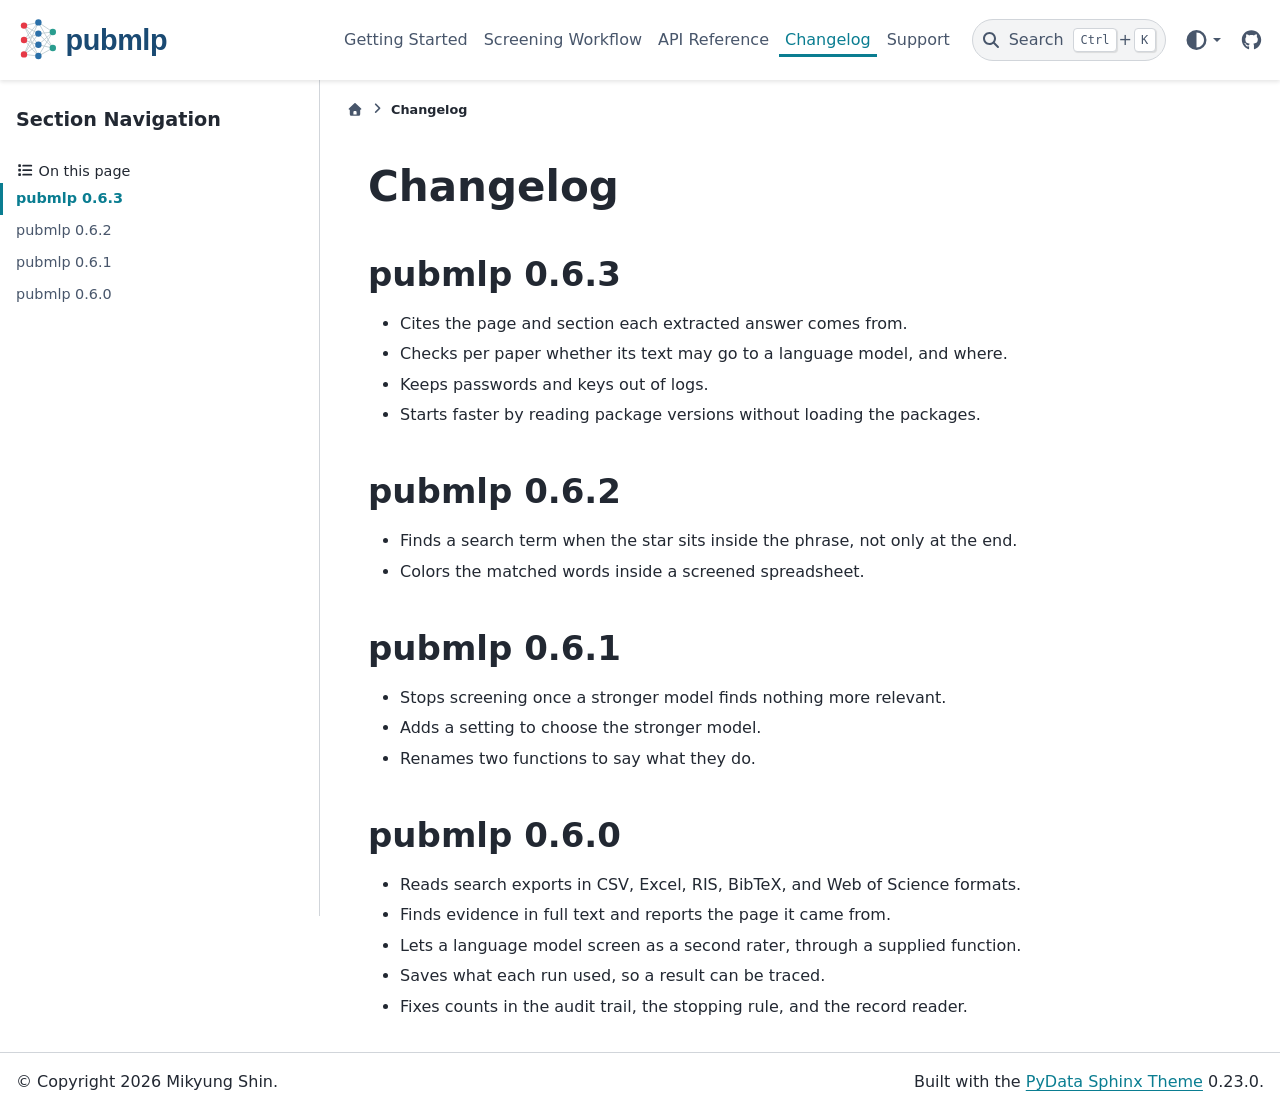
<file: docs/changelog.html>
<!DOCTYPE html>


<html lang="en" data-content_root="./" >

  <head>
    <meta charset="utf-8" />
    <meta name="viewport" content="width=device-width, initial-scale=1.0" /><meta name="viewport" content="width=device-width, initial-scale=1" />
<meta content="Changes in each pubmlp release." name="description" />

    <title>Changelog &#8212; pubmlp</title>
  
  
  
  <script data-cfasync="false">
    document.documentElement.dataset.mode = localStorage.getItem("mode") || "";
    document.documentElement.dataset.theme = localStorage.getItem("theme") || "";
  </script>
  <!--
    this give us a css class that will be invisible only if js is disabled
  -->
  <noscript>
    <style>
      .pst-js-only { display: none !important; }

    </style>
  </noscript>
  
  <!-- Loaded before other Sphinx assets -->
  <link href="_static/styles/theme.css" rel="stylesheet" />
<link href="_static/styles/pydata-sphinx-theme.css" rel="stylesheet" />

    <link rel="stylesheet" type="text/css" href="_static/pygments.css" />
    <link rel="stylesheet" type="text/css" href="_static/custom.css" />
  
  <!-- So that users can add custom icons -->
  <script defer src="_static/scripts/fontawesome.js"></script>
  <!-- Pre-loaded scripts that we'll load fully later -->
  <link rel="preload" as="script" href="_static/scripts/bootstrap.js" />
<link rel="preload" as="script" href="_static/scripts/pydata-sphinx-theme.js" />

    <script src="_static/documentation_options.js"></script>
    <script src="_static/doctools.js"></script>
    <script src="_static/sphinx_highlight.js"></script>
    <script>DOCUMENTATION_OPTIONS.pagename = 'changelog';</script>
    <script>DOCUMENTATION_OPTIONS.search_as_you_type = false;</script>
    <link rel="canonical" href="https://mshin77.github.io/pubmlp/changelog.html" />
    <link rel="index" title="Index" href="genindex.html" />
    <link rel="search" title="Search" href="search.html" />
    <link rel="next" title="Support" href="support.html" />
    <link rel="prev" title="API Reference" href="api.html" />
  <meta name="viewport" content="width=device-width, initial-scale=1"/>
  <meta name="color-scheme" content="light dark"/>
  <meta name="docsearch:language" content="en"/>
  <meta name="docsearch:version" content="" />
  
    
    <script src="_static/searchtools.js"></script>
    <script src="_static/language_data.js"></script>
    <script src="searchindex.js"></script>
  
  </head>
  <body data-default-mode="">
  
  
  <div id="pst-skip-link" class="skip-link d-print-none"><a href="#main-content">Skip to main content</a></div>

  
  <div id="pst-scroll-pixel-helper"></div>
  
  <button type="button" class="btn rounded-pill" id="pst-back-to-top">
    <i class="fa-solid fa-arrow-up"></i>Back to top</button>
  
  
  
  
  <dialog id="pst-search-dialog">
    
<form class="bd-search d-flex align-items-center"
      action="search.html"
      method="get">
  <i class="fa-solid fa-magnifying-glass"></i>
  <input type="search"
         class="form-control"
         name="q"
         placeholder="Search the docs ..."
         aria-label="Search the docs ..."
         autocomplete="off"
         autocorrect="off"
         autocapitalize="off"
         spellcheck="false"/>
  <span class="search-button__kbd-shortcut"><kbd class="kbd-shortcut__modifier">Ctrl</kbd>+<kbd>K</kbd></span>
</form>
  </dialog>

  <div class="pst-async-banner-revealer d-none">
  <aside id="bd-header-version-warning" class="d-none d-print-none" aria-label="Version warning"></aside>
</div>

  
    <header id="pst-header" class="bd-header navbar navbar-expand-lg bd-navbar d-print-none">
<div class="bd-header__inner bd-page-width">
  <button type="button" class="pst-navbar-icon sidebar-toggle primary-toggle" aria-label="Site navigation">
    <span class="fa-solid fa-bars"></span>
  </button>
  
  
  <div class="col-lg-3 navbar-header-items__start">
    
      <div class="navbar-item">

  
    
  

<a class="navbar-brand logo" href="index.html">
  
  
  
  
  
    
    
      
    
    
    <img src="_static/logo.svg" class="logo__image only-light" alt="pubmlp - Home"/>
    <img src="_static/logo.svg" class="logo__image only-dark pst-js-only" alt="pubmlp - Home"/>
  
  
</a></div>
    
  </div>
  
  <div class="col-lg-9 navbar-header-items">
    
    <div class="me-auto navbar-header-items__center">
      
        <div class="navbar-item">
<nav>
  <ul class="bd-navbar-elements navbar-nav">
    
<li class="nav-item ">
  <a class="nav-link nav-internal" href="getting-started.html">
    Getting Started
  </a>
</li>


<li class="nav-item ">
  <a class="nav-link nav-internal" href="vignettes/screening-workflow.html">
    Screening Workflow
  </a>
</li>


<li class="nav-item ">
  <a class="nav-link nav-internal" href="api.html">
    API Reference
  </a>
</li>


<li class="nav-item current active">
  <a class="nav-link nav-internal" href="#" aria-current="page">
    Changelog
  </a>
</li>


<li class="nav-item ">
  <a class="nav-link nav-internal" href="support.html">
    Support
  </a>
</li>

  </ul>
</nav></div>
      
    </div>
    
    
    <div class="navbar-header-items__end">
      
        <div class="navbar-item navbar-persistent--container">
          

<button type="button" class="btn search-button-field search-button__button pst-js-only" title="Search" aria-label="Search" data-bs-placement="bottom" data-bs-toggle="tooltip">
 <i class="fa-solid fa-magnifying-glass"></i>
 <span class="search-button__default-text">Search</span>
 <span class="search-button__kbd-shortcut"><kbd class="kbd-shortcut__modifier">Ctrl</kbd>+<kbd class="kbd-shortcut__modifier">K</kbd></span>
</button>
        </div>
      
      
        <div class="navbar-item">

<div class="theme-switch-container dropdown pst-js-only" data-bs-toggle="tooltip" data-bs-placement="bottom" title="Color mode">
  <button type="button" class="btn btn-sm nav-link pst-navbar-icon theme-switch-button dropdown-toggle" aria-label="Color mode" data-bs-toggle="dropdown">
    <i class="theme-switch fa-solid fa-sun fa-lg fa-fw" data-mode="light" title="Light"></i>
    <i class="theme-switch fa-solid fa-moon fa-lg fa-fw" data-mode="dark" title="Dark"></i>
    <i class="theme-switch fa-solid fa-circle-half-stroke fa-lg fa-fw" data-mode="auto" title="System Settings"></i>
  </button>
  <ul class="dropdown-menu dropdown-menu-end">
    <li><button type="button" class="dropdown-item d-flex align-items-center theme-change-button" data-mode="auto"><i class="fa-solid fa-circle-half-stroke fa-lg fa-fw me-1"></i>System Settings</button></li>
    <li><button type="button" class="dropdown-item d-flex align-items-center theme-change-button" data-mode="light"><i class="fa-solid fa-sun fa-lg fa-fw me-1"></i>Light</button></li>
    <li><button type="button" class="dropdown-item d-flex align-items-center theme-change-button" data-mode="dark"><i class="fa-solid fa-moon fa-lg fa-fw me-1"></i>Dark</button></li>
  </ul>
</div></div>
      
        <div class="navbar-item"><ul class="navbar-icon-links"
    aria-label="Icon Links">
        <li class="nav-item">
          
          
          
          
          
          
          
          
          <a href="https://github.com/mshin77/pubmlp" title="GitHub" class="nav-link pst-navbar-icon" rel="noopener" target="_blank" data-bs-toggle="tooltip" data-bs-placement="bottom"><i class="fa-brands fa-github fa-lg" aria-hidden="true"></i><span class="visually-hidden">GitHub</span></a>
        </li>
</ul></div>
      
    </div>
    
  </div>
  
  
    <div class="navbar-persistent--mobile">

<button type="button" class="btn search-button-field search-button__button pst-js-only" title="Search" aria-label="Search" data-bs-placement="bottom" data-bs-toggle="tooltip">
 <i class="fa-solid fa-magnifying-glass"></i>
 <span class="search-button__default-text">Search</span>
 <span class="search-button__kbd-shortcut"><kbd class="kbd-shortcut__modifier">Ctrl</kbd>+<kbd class="kbd-shortcut__modifier">K</kbd></span>
</button>
    </div>
  

  
</div>

    </header>
  

  <div class="bd-container">
    <div class="bd-container__inner bd-page-width">
      
      
      
      <dialog id="pst-primary-sidebar-modal"></dialog>
      <div id="pst-primary-sidebar" class="bd-sidebar-primary bd-sidebar">
        

  
  <div class="sidebar-header-items sidebar-primary__section">
    
    
      <div class="sidebar-header-items__center">
        
          
          
            <div class="navbar-item">
<nav>
  <ul class="bd-navbar-elements navbar-nav">
    
<li class="nav-item ">
  <a class="nav-link nav-internal" href="getting-started.html">
    Getting Started
  </a>
</li>


<li class="nav-item ">
  <a class="nav-link nav-internal" href="vignettes/screening-workflow.html">
    Screening Workflow
  </a>
</li>


<li class="nav-item ">
  <a class="nav-link nav-internal" href="api.html">
    API Reference
  </a>
</li>


<li class="nav-item current active">
  <a class="nav-link nav-internal" href="#" aria-current="page">
    Changelog
  </a>
</li>


<li class="nav-item ">
  <a class="nav-link nav-internal" href="support.html">
    Support
  </a>
</li>

  </ul>
</nav></div>
          
        
      </div>
    
    
    
      <div class="sidebar-header-items__end">
        
          <div class="navbar-item">

<div class="theme-switch-container dropdown pst-js-only" data-bs-toggle="tooltip" data-bs-placement="bottom" title="Color mode">
  <button type="button" class="btn btn-sm nav-link pst-navbar-icon theme-switch-button dropdown-toggle" aria-label="Color mode" data-bs-toggle="dropdown">
    <i class="theme-switch fa-solid fa-sun fa-lg fa-fw" data-mode="light" title="Light"></i>
    <i class="theme-switch fa-solid fa-moon fa-lg fa-fw" data-mode="dark" title="Dark"></i>
    <i class="theme-switch fa-solid fa-circle-half-stroke fa-lg fa-fw" data-mode="auto" title="System Settings"></i>
  </button>
  <ul class="dropdown-menu dropdown-menu-end">
    <li><button type="button" class="dropdown-item d-flex align-items-center theme-change-button" data-mode="auto"><i class="fa-solid fa-circle-half-stroke fa-lg fa-fw me-1"></i>System Settings</button></li>
    <li><button type="button" class="dropdown-item d-flex align-items-center theme-change-button" data-mode="light"><i class="fa-solid fa-sun fa-lg fa-fw me-1"></i>Light</button></li>
    <li><button type="button" class="dropdown-item d-flex align-items-center theme-change-button" data-mode="dark"><i class="fa-solid fa-moon fa-lg fa-fw me-1"></i>Dark</button></li>
  </ul>
</div></div>
        
          <div class="navbar-item"><ul class="navbar-icon-links"
    aria-label="Icon Links">
        <li class="nav-item">
          
          
          
          
          
          
          
          
          <a href="https://github.com/mshin77/pubmlp" title="GitHub" class="nav-link pst-navbar-icon" rel="noopener" target="_blank" data-bs-toggle="tooltip" data-bs-placement="bottom"><i class="fa-brands fa-github fa-lg" aria-hidden="true"></i><span class="visually-hidden">GitHub</span></a>
        </li>
</ul></div>
        
      </div>
    
  </div>
  
    <div class="sidebar-primary-items__start sidebar-primary__section">
        <div class="sidebar-primary-item">

<nav class="bd-docs-nav bd-links"
     aria-label="Section Navigation">
  <p class="bd-links__title" role="heading" aria-level="1">Section Navigation</p>
  <div class="bd-toc-item navbar-nav"></div>
</nav></div>
        <div class="sidebar-primary-item">
<div
    id="pst-page-navigation-heading-2"
    class="page-toc tocsection onthispage">
    <i class="fa-solid fa-list"></i> On this page
  </div>
  <nav id="pst-page-toc-nav" class="page-toc" aria-labelledby="pst-page-navigation-heading-2">
    <ul class="pst-show_toc_level nav section-nav flex-column">
<li class="toc-h2 nav-item toc-entry"><a class="reference internal nav-link" href="#pubmlp-0-6-3">pubmlp 0.6.3</a></li>
<li class="toc-h2 nav-item toc-entry"><a class="reference internal nav-link" href="#pubmlp-0-6-2">pubmlp 0.6.2</a></li>
<li class="toc-h2 nav-item toc-entry"><a class="reference internal nav-link" href="#pubmlp-0-6-1">pubmlp 0.6.1</a></li>
<li class="toc-h2 nav-item toc-entry"><a class="reference internal nav-link" href="#pubmlp-0-6-0">pubmlp 0.6.0</a></li>
</ul>
  </nav></div>
    </div>
  
  
  <div class="sidebar-primary-items__end sidebar-primary__section">
      <div class="sidebar-primary-item">
<div id="ethical-ad-placement"
      class="flat"
      data-ea-publisher="readthedocs"
      data-ea-type="readthedocs-sidebar"
      data-ea-manual="true">
</div></div>
  </div>


      </div>
      
      <main id="main-content" class="bd-main" role="main">
        
        
          <div class="bd-content">
            <div class="bd-article-container">
              
              <div class="bd-header-article d-print-none">
<div class="header-article-items header-article__inner">
  
    <div class="header-article-items__start">
      
        <div class="header-article-item">

<nav aria-label="Breadcrumb" class="d-print-none">
  <ul class="bd-breadcrumbs">
    
    <li class="breadcrumb-item breadcrumb-home">
      <a href="index.html" class="nav-link" aria-label="Home">
        <i class="fa-solid fa-home"></i>
      </a>
    </li>
    <li class="breadcrumb-item active" aria-current="page"><span class="ellipsis">Changelog</span></li>
  </ul>
</nav>
</div>
      
    </div>
  
  
</div>
</div>
              
              
              
                
<div id="searchbox"></div>
                <article class="bd-article">
                  
  <section id="changelog">
<h1>Changelog<a class="headerlink" href="#changelog" title="Link to this heading"></a></h1>
<section id="pubmlp-0-6-3">
<h2>pubmlp 0.6.3<a class="headerlink" href="#pubmlp-0-6-3" title="Link to this heading"></a></h2>
<ul class="simple">
<li><p>Cites the page and section each extracted answer comes from.</p></li>
<li><p>Checks per paper whether its text may go to a language model, and where.</p></li>
<li><p>Keeps passwords and keys out of logs.</p></li>
<li><p>Starts faster by reading package versions without loading the packages.</p></li>
</ul>
</section>
<section id="pubmlp-0-6-2">
<h2>pubmlp 0.6.2<a class="headerlink" href="#pubmlp-0-6-2" title="Link to this heading"></a></h2>
<ul class="simple">
<li><p>Finds a search term when the star sits inside the phrase, not only at the end.</p></li>
<li><p>Colors the matched words inside a screened spreadsheet.</p></li>
</ul>
</section>
<section id="pubmlp-0-6-1">
<h2>pubmlp 0.6.1<a class="headerlink" href="#pubmlp-0-6-1" title="Link to this heading"></a></h2>
<ul class="simple">
<li><p>Stops screening once a stronger model finds nothing more relevant.</p></li>
<li><p>Adds a setting to choose the stronger model.</p></li>
<li><p>Renames two functions to say what they do.</p></li>
</ul>
</section>
<section id="pubmlp-0-6-0">
<h2>pubmlp 0.6.0<a class="headerlink" href="#pubmlp-0-6-0" title="Link to this heading"></a></h2>
<ul class="simple">
<li><p>Reads search exports in CSV, Excel, RIS, BibTeX, and Web of Science formats.</p></li>
<li><p>Finds evidence in full text and reports the page it came from.</p></li>
<li><p>Lets a language model screen as a second rater, through a supplied function.</p></li>
<li><p>Saves what each run used, so a result can be traced.</p></li>
<li><p>Fixes counts in the audit trail, the stopping rule, and the record reader.</p></li>
</ul>
</section>
</section>


                </article>
              
              
              
              
              
            </div>
            
            
              
            
          </div>
          <footer class="bd-footer-content">
            
          </footer>
        
      </main>
    </div>
  </div>
  
  <!-- Scripts loaded after <body> so the DOM is not blocked -->
  <script defer src="_static/scripts/bootstrap.js"></script>
<script defer src="_static/scripts/pydata-sphinx-theme.js"></script>

  <footer class="bd-footer">
<div class="bd-footer__inner bd-page-width">
  
    <div class="footer-items__start">
      
        <div class="footer-item">

  <p class="copyright">
    
      © Copyright 2026 Mikyung Shin.
      <br/>
    
  </p>
</div>
      
    </div>
  
  
  
    <div class="footer-items__end">
      
        <div class="footer-item">
<p class="theme-version">
  <!-- # L10n: Setting the PST URL as an argument as this does not need to be localized -->
  Built with the <a href="https://pydata-sphinx-theme.readthedocs.io/en/stable/index.html">PyData Sphinx Theme</a> 0.23.0.
</p></div>
      
    </div>
  
</div>

  </footer>
  </body>
</html>
</file>
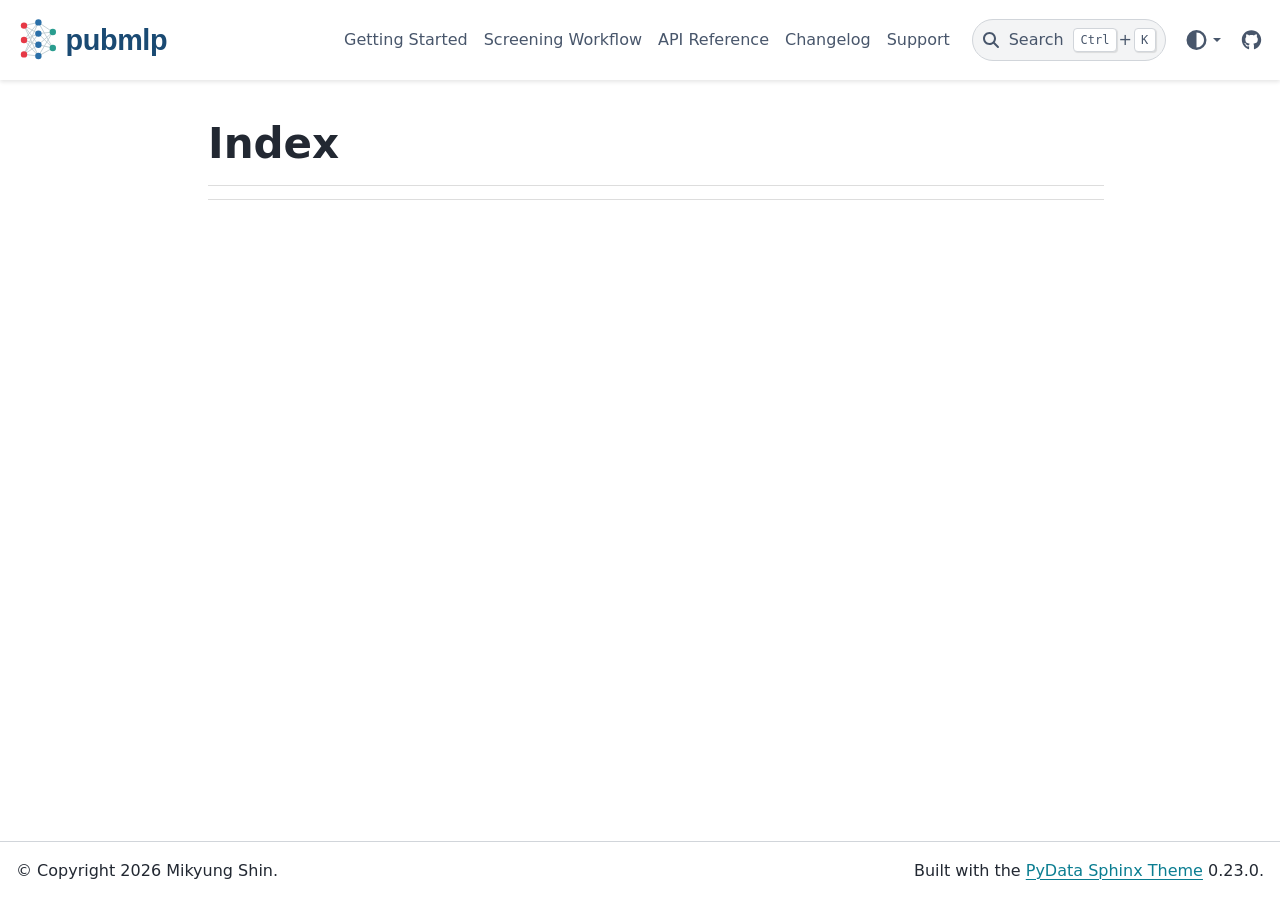
<file: docs/genindex.html>
<!DOCTYPE html>


<html lang="en" data-content_root="./" >

  <head>
    <meta charset="utf-8" />
    <meta name="viewport" content="width=device-width, initial-scale=1.0" />
    <title>Index &#8212; pubmlp</title>
  
  
  
  <script data-cfasync="false">
    document.documentElement.dataset.mode = localStorage.getItem("mode") || "";
    document.documentElement.dataset.theme = localStorage.getItem("theme") || "";
  </script>
  <!--
    this give us a css class that will be invisible only if js is disabled
  -->
  <noscript>
    <style>
      .pst-js-only { display: none !important; }

    </style>
  </noscript>
  
  <!-- Loaded before other Sphinx assets -->
  <link href="_static/styles/theme.css" rel="stylesheet" />
<link href="_static/styles/pydata-sphinx-theme.css" rel="stylesheet" />

    <link rel="stylesheet" type="text/css" href="_static/pygments.css" />
    <link rel="stylesheet" type="text/css" href="_static/custom.css" />
  
  <!-- So that users can add custom icons -->
  <script defer src="_static/scripts/fontawesome.js"></script>
  <!-- Pre-loaded scripts that we'll load fully later -->
  <link rel="preload" as="script" href="_static/scripts/bootstrap.js" />
<link rel="preload" as="script" href="_static/scripts/pydata-sphinx-theme.js" />

    <script src="_static/documentation_options.js"></script>
    <script src="_static/doctools.js"></script>
    <script src="_static/sphinx_highlight.js"></script>
    <script>DOCUMENTATION_OPTIONS.pagename = 'genindex';</script>
    <script>DOCUMENTATION_OPTIONS.search_as_you_type = false;</script>
    <link rel="canonical" href="https://mshin77.github.io/pubmlp/genindex.html" />
    <link rel="index" title="Index" href="#" />
    <link rel="search" title="Search" href="search.html" />
  <meta name="viewport" content="width=device-width, initial-scale=1"/>
  <meta name="color-scheme" content="light dark"/>
  <meta name="docsearch:language" content="en"/>
  <meta name="docsearch:version" content="" />
  
    
    <script src="_static/searchtools.js"></script>
    <script src="_static/language_data.js"></script>
    <script src="searchindex.js"></script>
  
  </head>
  <body data-default-mode="">
  
  
  <div id="pst-skip-link" class="skip-link d-print-none"><a href="#main-content">Skip to main content</a></div>

  
  <div id="pst-scroll-pixel-helper"></div>
  
  <button type="button" class="btn rounded-pill" id="pst-back-to-top">
    <i class="fa-solid fa-arrow-up"></i>Back to top</button>
  
  
  
  
  <dialog id="pst-search-dialog">
    
<form class="bd-search d-flex align-items-center"
      action="search.html"
      method="get">
  <i class="fa-solid fa-magnifying-glass"></i>
  <input type="search"
         class="form-control"
         name="q"
         placeholder="Search the docs ..."
         aria-label="Search the docs ..."
         autocomplete="off"
         autocorrect="off"
         autocapitalize="off"
         spellcheck="false"/>
  <span class="search-button__kbd-shortcut"><kbd class="kbd-shortcut__modifier">Ctrl</kbd>+<kbd>K</kbd></span>
</form>
  </dialog>

  <div class="pst-async-banner-revealer d-none">
  <aside id="bd-header-version-warning" class="d-none d-print-none" aria-label="Version warning"></aside>
</div>

  
    <header id="pst-header" class="bd-header navbar navbar-expand-lg bd-navbar d-print-none">
<div class="bd-header__inner bd-page-width">
  <button type="button" class="pst-navbar-icon sidebar-toggle primary-toggle" aria-label="Site navigation">
    <span class="fa-solid fa-bars"></span>
  </button>
  
  
  <div class="col-lg-3 navbar-header-items__start">
    
      <div class="navbar-item">

  
    
  

<a class="navbar-brand logo" href="index.html">
  
  
  
  
  
    
    
      
    
    
    <img src="_static/logo.svg" class="logo__image only-light" alt="pubmlp - Home"/>
    <img src="_static/logo.svg" class="logo__image only-dark pst-js-only" alt="pubmlp - Home"/>
  
  
</a></div>
    
  </div>
  
  <div class="col-lg-9 navbar-header-items">
    
    <div class="me-auto navbar-header-items__center">
      
        <div class="navbar-item">
<nav>
  <ul class="bd-navbar-elements navbar-nav">
    
<li class="nav-item ">
  <a class="nav-link nav-internal" href="getting-started.html">
    Getting Started
  </a>
</li>


<li class="nav-item ">
  <a class="nav-link nav-internal" href="vignettes/screening-workflow.html">
    Screening Workflow
  </a>
</li>


<li class="nav-item ">
  <a class="nav-link nav-internal" href="api.html">
    API Reference
  </a>
</li>


<li class="nav-item ">
  <a class="nav-link nav-internal" href="changelog.html">
    Changelog
  </a>
</li>


<li class="nav-item ">
  <a class="nav-link nav-internal" href="support.html">
    Support
  </a>
</li>

  </ul>
</nav></div>
      
    </div>
    
    
    <div class="navbar-header-items__end">
      
        <div class="navbar-item navbar-persistent--container">
          

<button type="button" class="btn search-button-field search-button__button pst-js-only" title="Search" aria-label="Search" data-bs-placement="bottom" data-bs-toggle="tooltip">
 <i class="fa-solid fa-magnifying-glass"></i>
 <span class="search-button__default-text">Search</span>
 <span class="search-button__kbd-shortcut"><kbd class="kbd-shortcut__modifier">Ctrl</kbd>+<kbd class="kbd-shortcut__modifier">K</kbd></span>
</button>
        </div>
      
      
        <div class="navbar-item">

<div class="theme-switch-container dropdown pst-js-only" data-bs-toggle="tooltip" data-bs-placement="bottom" title="Color mode">
  <button type="button" class="btn btn-sm nav-link pst-navbar-icon theme-switch-button dropdown-toggle" aria-label="Color mode" data-bs-toggle="dropdown">
    <i class="theme-switch fa-solid fa-sun fa-lg fa-fw" data-mode="light" title="Light"></i>
    <i class="theme-switch fa-solid fa-moon fa-lg fa-fw" data-mode="dark" title="Dark"></i>
    <i class="theme-switch fa-solid fa-circle-half-stroke fa-lg fa-fw" data-mode="auto" title="System Settings"></i>
  </button>
  <ul class="dropdown-menu dropdown-menu-end">
    <li><button type="button" class="dropdown-item d-flex align-items-center theme-change-button" data-mode="auto"><i class="fa-solid fa-circle-half-stroke fa-lg fa-fw me-1"></i>System Settings</button></li>
    <li><button type="button" class="dropdown-item d-flex align-items-center theme-change-button" data-mode="light"><i class="fa-solid fa-sun fa-lg fa-fw me-1"></i>Light</button></li>
    <li><button type="button" class="dropdown-item d-flex align-items-center theme-change-button" data-mode="dark"><i class="fa-solid fa-moon fa-lg fa-fw me-1"></i>Dark</button></li>
  </ul>
</div></div>
      
        <div class="navbar-item"><ul class="navbar-icon-links"
    aria-label="Icon Links">
        <li class="nav-item">
          
          
          
          
          
          
          
          
          <a href="https://github.com/mshin77/pubmlp" title="GitHub" class="nav-link pst-navbar-icon" rel="noopener" target="_blank" data-bs-toggle="tooltip" data-bs-placement="bottom"><i class="fa-brands fa-github fa-lg" aria-hidden="true"></i><span class="visually-hidden">GitHub</span></a>
        </li>
</ul></div>
      
    </div>
    
  </div>
  
  
    <div class="navbar-persistent--mobile">

<button type="button" class="btn search-button-field search-button__button pst-js-only" title="Search" aria-label="Search" data-bs-placement="bottom" data-bs-toggle="tooltip">
 <i class="fa-solid fa-magnifying-glass"></i>
 <span class="search-button__default-text">Search</span>
 <span class="search-button__kbd-shortcut"><kbd class="kbd-shortcut__modifier">Ctrl</kbd>+<kbd class="kbd-shortcut__modifier">K</kbd></span>
</button>
    </div>
  

  
</div>

    </header>
  

  <div class="bd-container">
    <div class="bd-container__inner bd-page-width">
      
      
      
        
      
      <dialog id="pst-primary-sidebar-modal"></dialog>
      <div id="pst-primary-sidebar" class="bd-sidebar-primary bd-sidebar hide-on-wide">
        

  
  <div class="sidebar-header-items sidebar-primary__section">
    
    
      <div class="sidebar-header-items__center">
        
          
          
            <div class="navbar-item">
<nav>
  <ul class="bd-navbar-elements navbar-nav">
    
<li class="nav-item ">
  <a class="nav-link nav-internal" href="getting-started.html">
    Getting Started
  </a>
</li>


<li class="nav-item ">
  <a class="nav-link nav-internal" href="vignettes/screening-workflow.html">
    Screening Workflow
  </a>
</li>


<li class="nav-item ">
  <a class="nav-link nav-internal" href="api.html">
    API Reference
  </a>
</li>


<li class="nav-item ">
  <a class="nav-link nav-internal" href="changelog.html">
    Changelog
  </a>
</li>


<li class="nav-item ">
  <a class="nav-link nav-internal" href="support.html">
    Support
  </a>
</li>

  </ul>
</nav></div>
          
        
      </div>
    
    
    
      <div class="sidebar-header-items__end">
        
          <div class="navbar-item">

<div class="theme-switch-container dropdown pst-js-only" data-bs-toggle="tooltip" data-bs-placement="bottom" title="Color mode">
  <button type="button" class="btn btn-sm nav-link pst-navbar-icon theme-switch-button dropdown-toggle" aria-label="Color mode" data-bs-toggle="dropdown">
    <i class="theme-switch fa-solid fa-sun fa-lg fa-fw" data-mode="light" title="Light"></i>
    <i class="theme-switch fa-solid fa-moon fa-lg fa-fw" data-mode="dark" title="Dark"></i>
    <i class="theme-switch fa-solid fa-circle-half-stroke fa-lg fa-fw" data-mode="auto" title="System Settings"></i>
  </button>
  <ul class="dropdown-menu dropdown-menu-end">
    <li><button type="button" class="dropdown-item d-flex align-items-center theme-change-button" data-mode="auto"><i class="fa-solid fa-circle-half-stroke fa-lg fa-fw me-1"></i>System Settings</button></li>
    <li><button type="button" class="dropdown-item d-flex align-items-center theme-change-button" data-mode="light"><i class="fa-solid fa-sun fa-lg fa-fw me-1"></i>Light</button></li>
    <li><button type="button" class="dropdown-item d-flex align-items-center theme-change-button" data-mode="dark"><i class="fa-solid fa-moon fa-lg fa-fw me-1"></i>Dark</button></li>
  </ul>
</div></div>
        
          <div class="navbar-item"><ul class="navbar-icon-links"
    aria-label="Icon Links">
        <li class="nav-item">
          
          
          
          
          
          
          
          
          <a href="https://github.com/mshin77/pubmlp" title="GitHub" class="nav-link pst-navbar-icon" rel="noopener" target="_blank" data-bs-toggle="tooltip" data-bs-placement="bottom"><i class="fa-brands fa-github fa-lg" aria-hidden="true"></i><span class="visually-hidden">GitHub</span></a>
        </li>
</ul></div>
        
      </div>
    
  </div>
  
  
  <div class="sidebar-primary-items__end sidebar-primary__section">
      <div class="sidebar-primary-item">
<div id="ethical-ad-placement"
      class="flat"
      data-ea-publisher="readthedocs"
      data-ea-type="readthedocs-sidebar"
      data-ea-manual="true">
</div></div>
  </div>


      </div>
      
      <main id="main-content" class="bd-main" role="main">
        
        
          <div class="bd-content">
            <div class="bd-article-container">
              
              <div class="bd-header-article d-print-none"></div>
              
              
              
                
<div id="searchbox"></div>
                <article class="bd-article">
                  

<h1 id="index">Index</h1>

<div class="genindex-jumpbox">
 
</div>


                </article>
              
              
              
              
              
            </div>
            
            
              
            
          </div>
          <footer class="bd-footer-content">
            
          </footer>
        
      </main>
    </div>
  </div>
  
  <!-- Scripts loaded after <body> so the DOM is not blocked -->
  <script defer src="_static/scripts/bootstrap.js"></script>
<script defer src="_static/scripts/pydata-sphinx-theme.js"></script>

  <footer class="bd-footer">
<div class="bd-footer__inner bd-page-width">
  
    <div class="footer-items__start">
      
        <div class="footer-item">

  <p class="copyright">
    
      © Copyright 2026 Mikyung Shin.
      <br/>
    
  </p>
</div>
      
    </div>
  
  
  
    <div class="footer-items__end">
      
        <div class="footer-item">
<p class="theme-version">
  <!-- # L10n: Setting the PST URL as an argument as this does not need to be localized -->
  Built with the <a href="https://pydata-sphinx-theme.readthedocs.io/en/stable/index.html">PyData Sphinx Theme</a> 0.23.0.
</p></div>
      
    </div>
  
</div>

  </footer>
  </body>
</html>
</file>
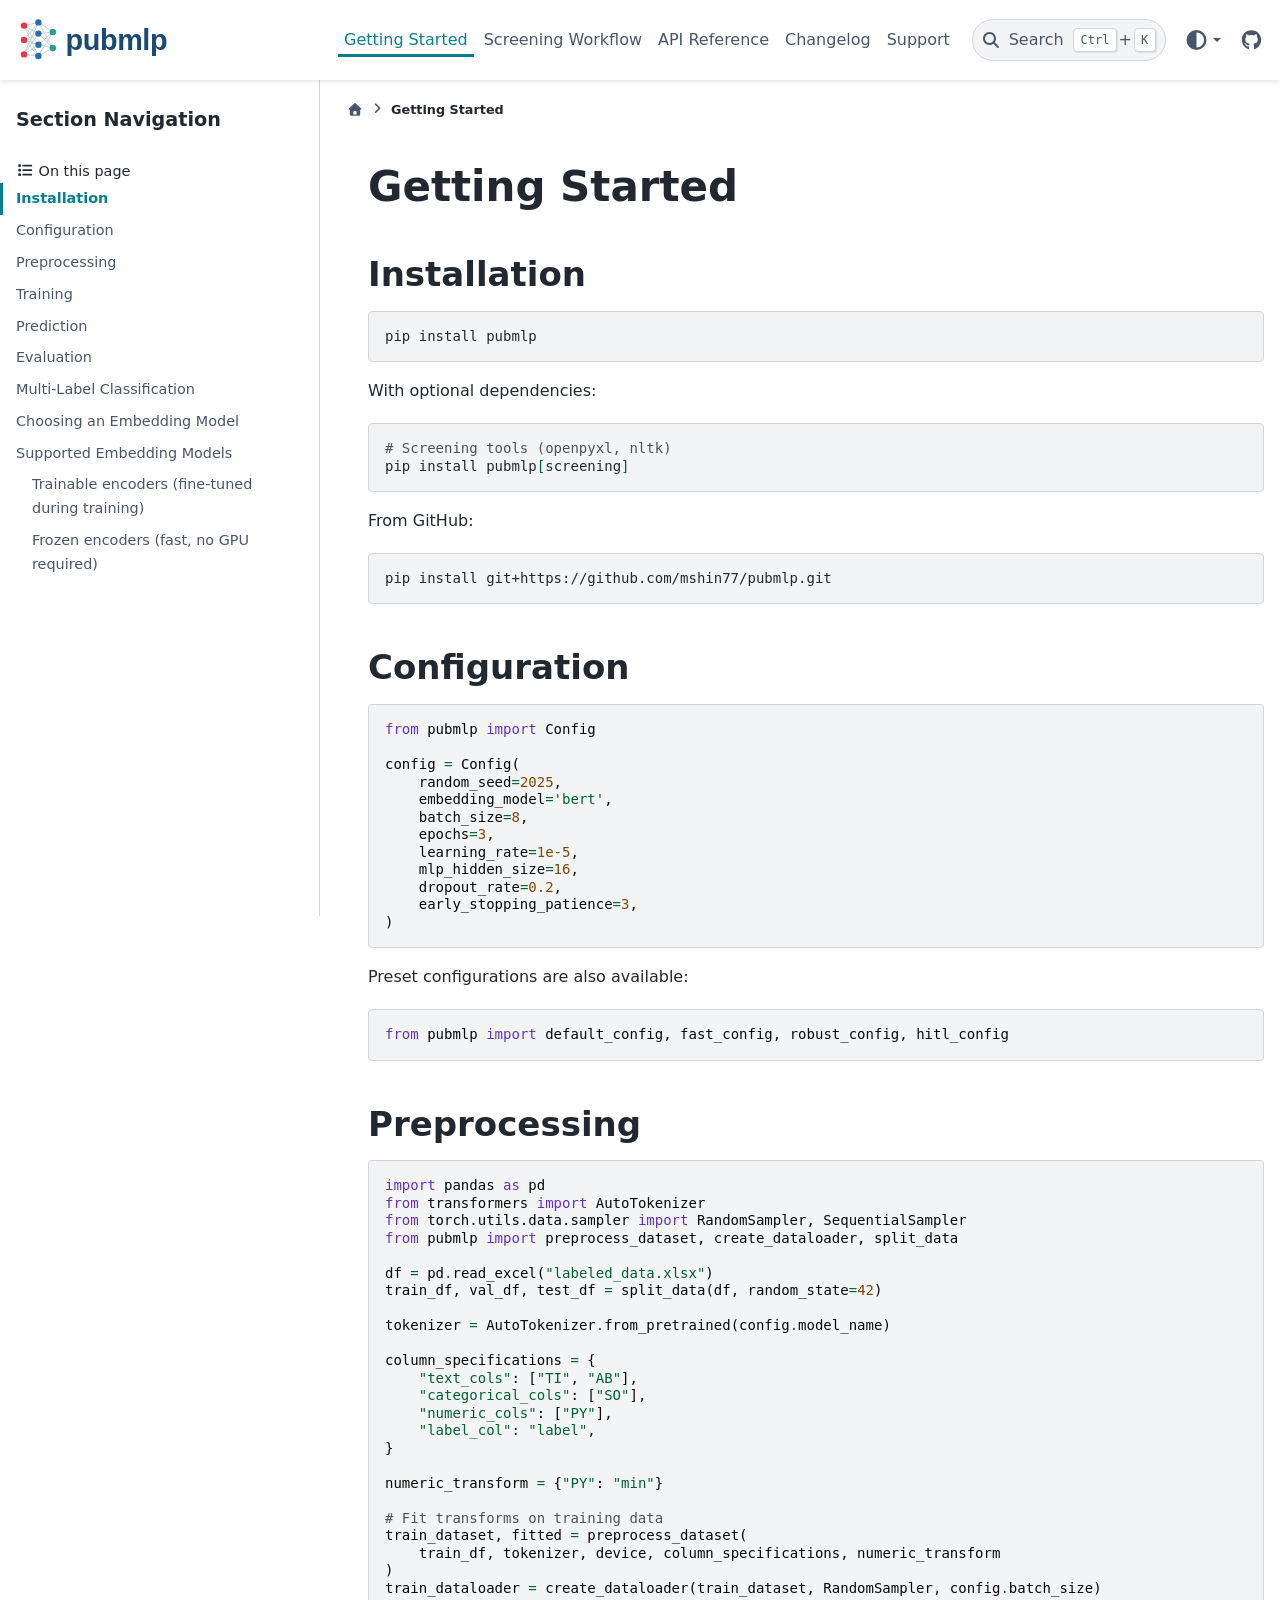
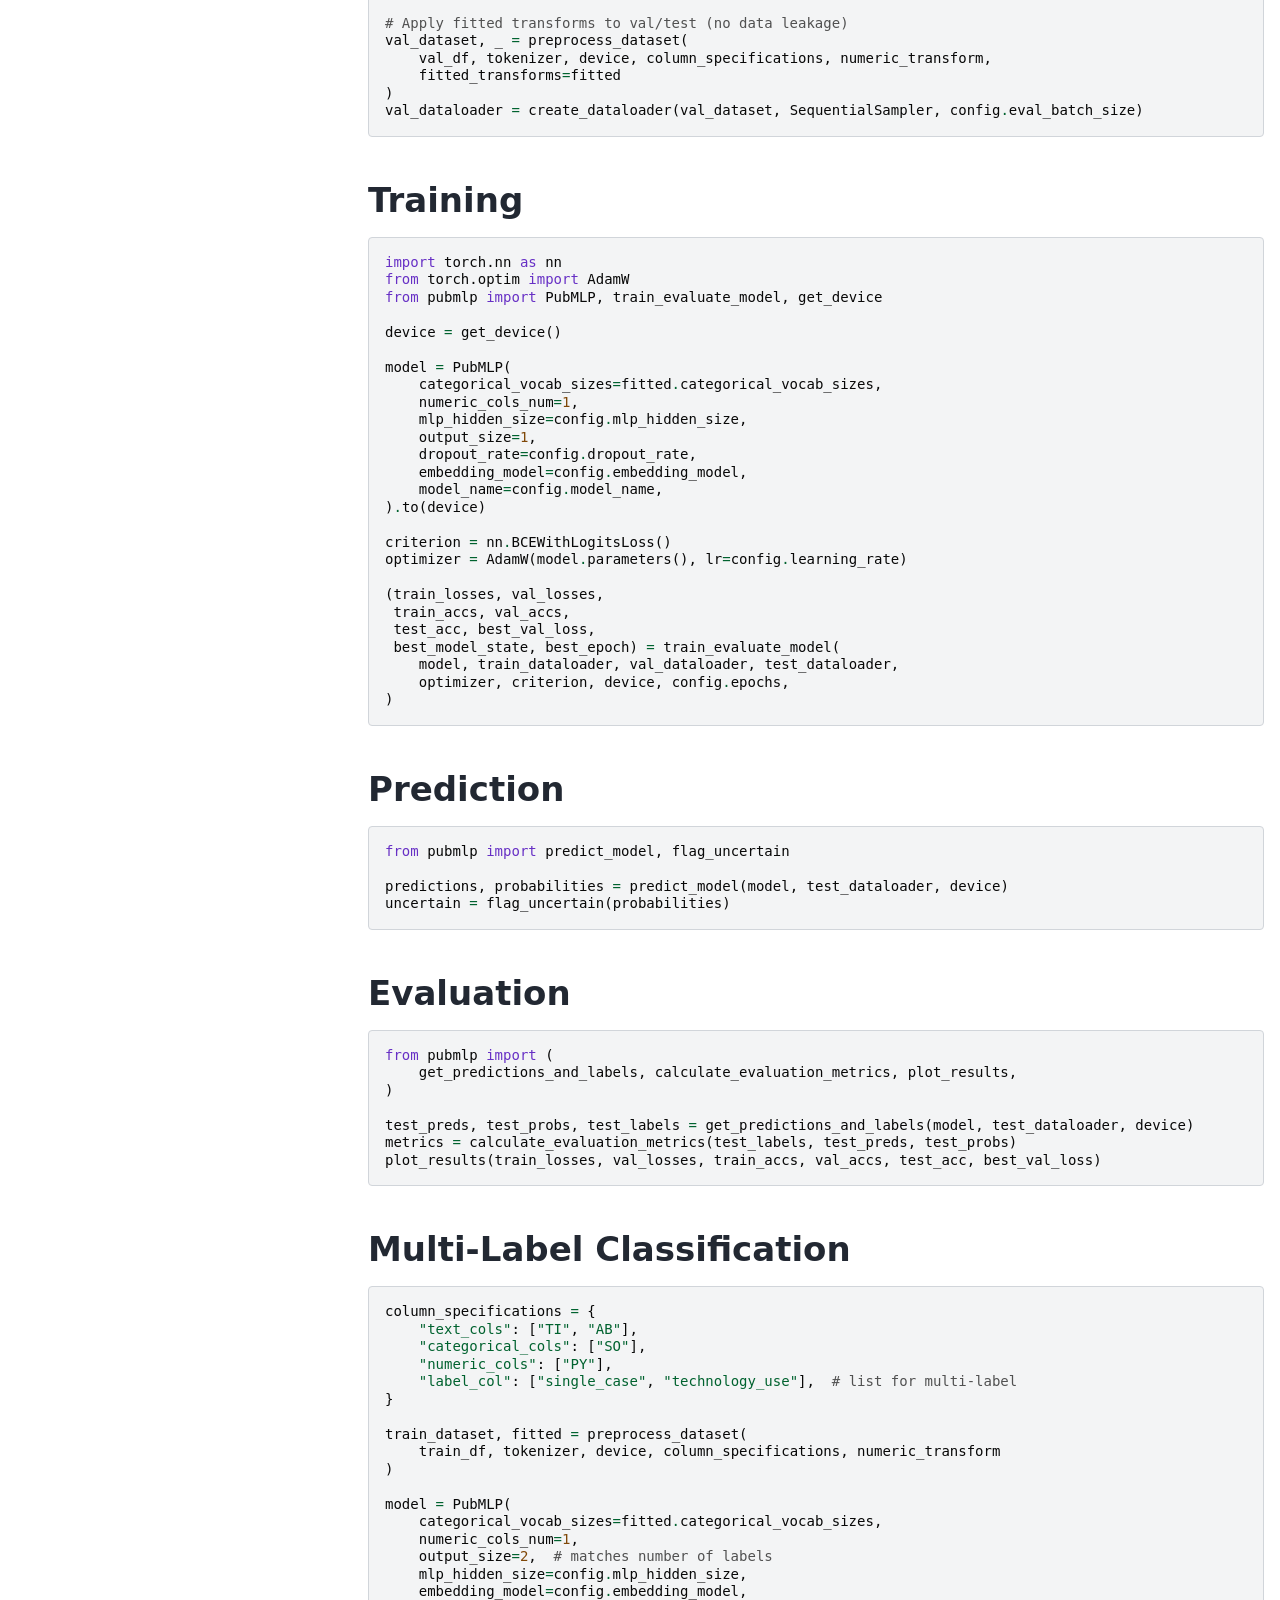
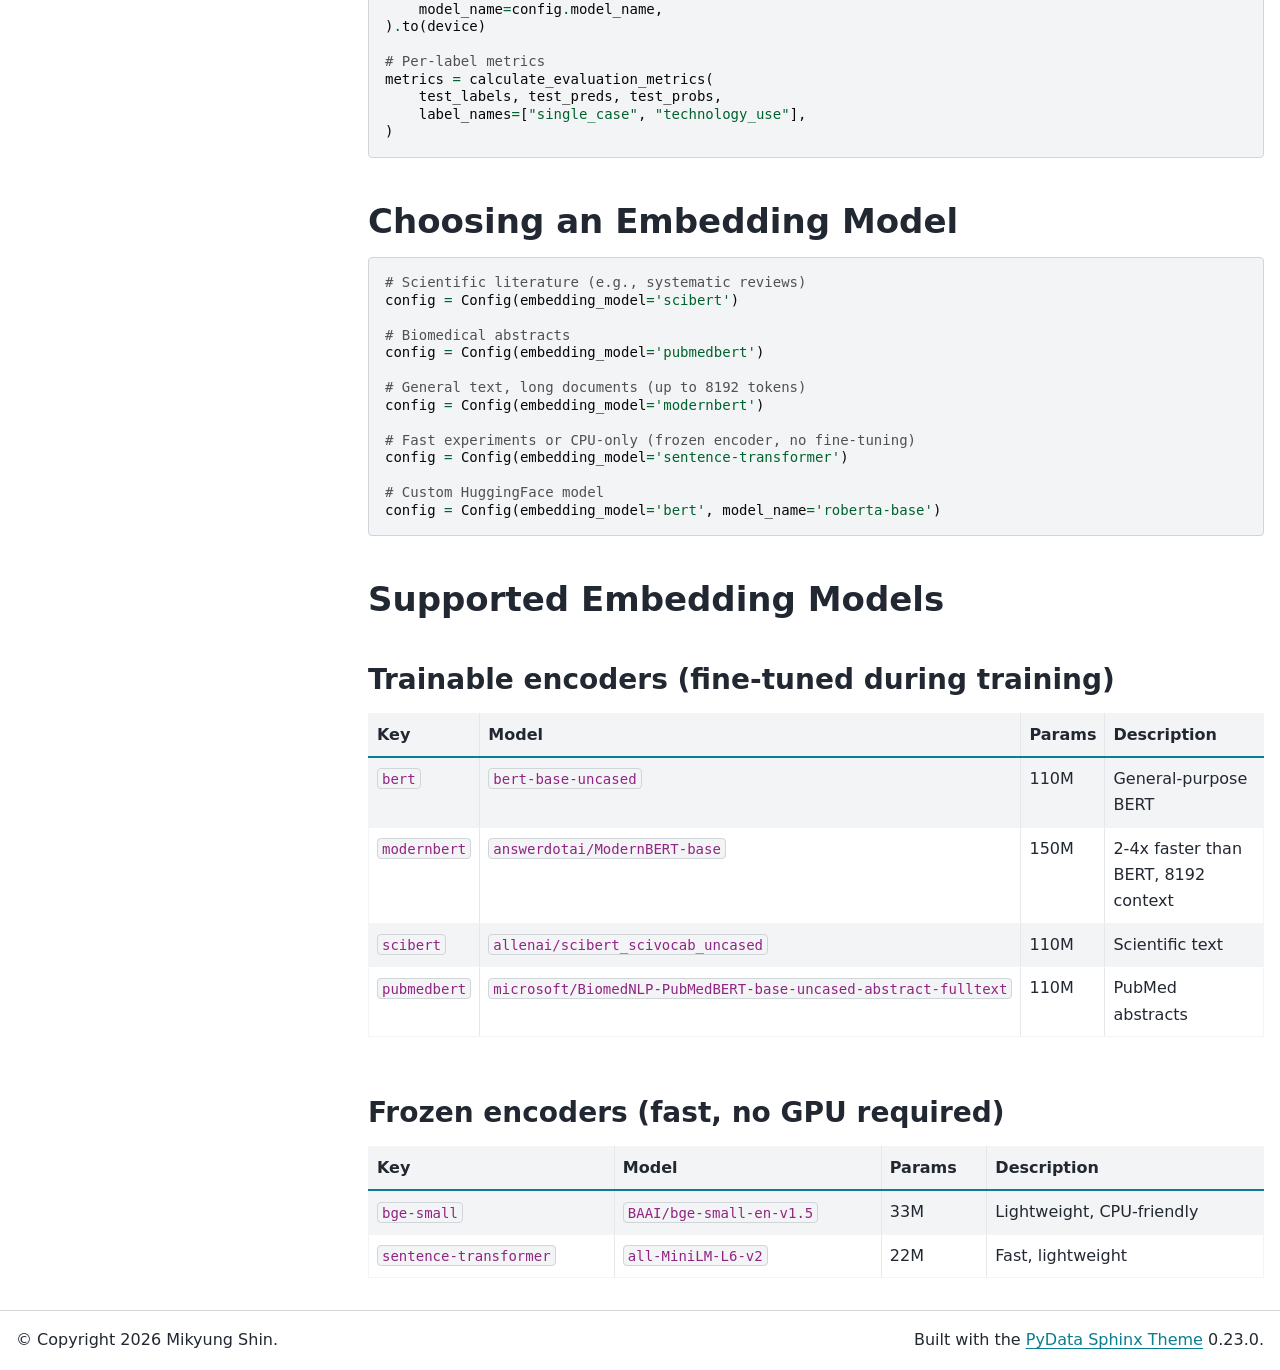
<file: docs/getting-started.html>
<!DOCTYPE html>


<html lang="en" data-content_root="./" >

  <head>
    <meta charset="utf-8" />
    <meta name="viewport" content="width=device-width, initial-scale=1.0" /><meta name="viewport" content="width=device-width, initial-scale=1" />
<meta content="Install pubmlp and screen a first set of bibliometric records." name="description" />

    <title>Getting Started &#8212; pubmlp</title>
  
  
  
  <script data-cfasync="false">
    document.documentElement.dataset.mode = localStorage.getItem("mode") || "";
    document.documentElement.dataset.theme = localStorage.getItem("theme") || "";
  </script>
  <!--
    this give us a css class that will be invisible only if js is disabled
  -->
  <noscript>
    <style>
      .pst-js-only { display: none !important; }

    </style>
  </noscript>
  
  <!-- Loaded before other Sphinx assets -->
  <link href="_static/styles/theme.css" rel="stylesheet" />
<link href="_static/styles/pydata-sphinx-theme.css" rel="stylesheet" />

    <link rel="stylesheet" type="text/css" href="_static/pygments.css" />
    <link rel="stylesheet" type="text/css" href="_static/custom.css" />
  
  <!-- So that users can add custom icons -->
  <script defer src="_static/scripts/fontawesome.js"></script>
  <!-- Pre-loaded scripts that we'll load fully later -->
  <link rel="preload" as="script" href="_static/scripts/bootstrap.js" />
<link rel="preload" as="script" href="_static/scripts/pydata-sphinx-theme.js" />

    <script src="_static/documentation_options.js"></script>
    <script src="_static/doctools.js"></script>
    <script src="_static/sphinx_highlight.js"></script>
    <script>DOCUMENTATION_OPTIONS.pagename = 'getting-started';</script>
    <script>DOCUMENTATION_OPTIONS.search_as_you_type = false;</script>
    <link rel="canonical" href="https://mshin77.github.io/pubmlp/getting-started.html" />
    <link rel="index" title="Index" href="genindex.html" />
    <link rel="search" title="Search" href="search.html" />
    <link rel="next" title="Screening Workflow" href="vignettes/screening-workflow.html" />
    <link rel="prev" title="pubmlp" href="index.html" />
  <meta name="viewport" content="width=device-width, initial-scale=1"/>
  <meta name="color-scheme" content="light dark"/>
  <meta name="docsearch:language" content="en"/>
  <meta name="docsearch:version" content="" />
  
    
    <script src="_static/searchtools.js"></script>
    <script src="_static/language_data.js"></script>
    <script src="searchindex.js"></script>
  
  </head>
  <body data-default-mode="">
  
  
  <div id="pst-skip-link" class="skip-link d-print-none"><a href="#main-content">Skip to main content</a></div>

  
  <div id="pst-scroll-pixel-helper"></div>
  
  <button type="button" class="btn rounded-pill" id="pst-back-to-top">
    <i class="fa-solid fa-arrow-up"></i>Back to top</button>
  
  
  
  
  <dialog id="pst-search-dialog">
    
<form class="bd-search d-flex align-items-center"
      action="search.html"
      method="get">
  <i class="fa-solid fa-magnifying-glass"></i>
  <input type="search"
         class="form-control"
         name="q"
         placeholder="Search the docs ..."
         aria-label="Search the docs ..."
         autocomplete="off"
         autocorrect="off"
         autocapitalize="off"
         spellcheck="false"/>
  <span class="search-button__kbd-shortcut"><kbd class="kbd-shortcut__modifier">Ctrl</kbd>+<kbd>K</kbd></span>
</form>
  </dialog>

  <div class="pst-async-banner-revealer d-none">
  <aside id="bd-header-version-warning" class="d-none d-print-none" aria-label="Version warning"></aside>
</div>

  
    <header id="pst-header" class="bd-header navbar navbar-expand-lg bd-navbar d-print-none">
<div class="bd-header__inner bd-page-width">
  <button type="button" class="pst-navbar-icon sidebar-toggle primary-toggle" aria-label="Site navigation">
    <span class="fa-solid fa-bars"></span>
  </button>
  
  
  <div class="col-lg-3 navbar-header-items__start">
    
      <div class="navbar-item">

  
    
  

<a class="navbar-brand logo" href="index.html">
  
  
  
  
  
    
    
      
    
    
    <img src="_static/logo.svg" class="logo__image only-light" alt="pubmlp - Home"/>
    <img src="_static/logo.svg" class="logo__image only-dark pst-js-only" alt="pubmlp - Home"/>
  
  
</a></div>
    
  </div>
  
  <div class="col-lg-9 navbar-header-items">
    
    <div class="me-auto navbar-header-items__center">
      
        <div class="navbar-item">
<nav>
  <ul class="bd-navbar-elements navbar-nav">
    
<li class="nav-item current active">
  <a class="nav-link nav-internal" href="#" aria-current="page">
    Getting Started
  </a>
</li>


<li class="nav-item ">
  <a class="nav-link nav-internal" href="vignettes/screening-workflow.html">
    Screening Workflow
  </a>
</li>


<li class="nav-item ">
  <a class="nav-link nav-internal" href="api.html">
    API Reference
  </a>
</li>


<li class="nav-item ">
  <a class="nav-link nav-internal" href="changelog.html">
    Changelog
  </a>
</li>


<li class="nav-item ">
  <a class="nav-link nav-internal" href="support.html">
    Support
  </a>
</li>

  </ul>
</nav></div>
      
    </div>
    
    
    <div class="navbar-header-items__end">
      
        <div class="navbar-item navbar-persistent--container">
          

<button type="button" class="btn search-button-field search-button__button pst-js-only" title="Search" aria-label="Search" data-bs-placement="bottom" data-bs-toggle="tooltip">
 <i class="fa-solid fa-magnifying-glass"></i>
 <span class="search-button__default-text">Search</span>
 <span class="search-button__kbd-shortcut"><kbd class="kbd-shortcut__modifier">Ctrl</kbd>+<kbd class="kbd-shortcut__modifier">K</kbd></span>
</button>
        </div>
      
      
        <div class="navbar-item">

<div class="theme-switch-container dropdown pst-js-only" data-bs-toggle="tooltip" data-bs-placement="bottom" title="Color mode">
  <button type="button" class="btn btn-sm nav-link pst-navbar-icon theme-switch-button dropdown-toggle" aria-label="Color mode" data-bs-toggle="dropdown">
    <i class="theme-switch fa-solid fa-sun fa-lg fa-fw" data-mode="light" title="Light"></i>
    <i class="theme-switch fa-solid fa-moon fa-lg fa-fw" data-mode="dark" title="Dark"></i>
    <i class="theme-switch fa-solid fa-circle-half-stroke fa-lg fa-fw" data-mode="auto" title="System Settings"></i>
  </button>
  <ul class="dropdown-menu dropdown-menu-end">
    <li><button type="button" class="dropdown-item d-flex align-items-center theme-change-button" data-mode="auto"><i class="fa-solid fa-circle-half-stroke fa-lg fa-fw me-1"></i>System Settings</button></li>
    <li><button type="button" class="dropdown-item d-flex align-items-center theme-change-button" data-mode="light"><i class="fa-solid fa-sun fa-lg fa-fw me-1"></i>Light</button></li>
    <li><button type="button" class="dropdown-item d-flex align-items-center theme-change-button" data-mode="dark"><i class="fa-solid fa-moon fa-lg fa-fw me-1"></i>Dark</button></li>
  </ul>
</div></div>
      
        <div class="navbar-item"><ul class="navbar-icon-links"
    aria-label="Icon Links">
        <li class="nav-item">
          
          
          
          
          
          
          
          
          <a href="https://github.com/mshin77/pubmlp" title="GitHub" class="nav-link pst-navbar-icon" rel="noopener" target="_blank" data-bs-toggle="tooltip" data-bs-placement="bottom"><i class="fa-brands fa-github fa-lg" aria-hidden="true"></i><span class="visually-hidden">GitHub</span></a>
        </li>
</ul></div>
      
    </div>
    
  </div>
  
  
    <div class="navbar-persistent--mobile">

<button type="button" class="btn search-button-field search-button__button pst-js-only" title="Search" aria-label="Search" data-bs-placement="bottom" data-bs-toggle="tooltip">
 <i class="fa-solid fa-magnifying-glass"></i>
 <span class="search-button__default-text">Search</span>
 <span class="search-button__kbd-shortcut"><kbd class="kbd-shortcut__modifier">Ctrl</kbd>+<kbd class="kbd-shortcut__modifier">K</kbd></span>
</button>
    </div>
  

  
</div>

    </header>
  

  <div class="bd-container">
    <div class="bd-container__inner bd-page-width">
      
      
      
      <dialog id="pst-primary-sidebar-modal"></dialog>
      <div id="pst-primary-sidebar" class="bd-sidebar-primary bd-sidebar">
        

  
  <div class="sidebar-header-items sidebar-primary__section">
    
    
      <div class="sidebar-header-items__center">
        
          
          
            <div class="navbar-item">
<nav>
  <ul class="bd-navbar-elements navbar-nav">
    
<li class="nav-item current active">
  <a class="nav-link nav-internal" href="#" aria-current="page">
    Getting Started
  </a>
</li>


<li class="nav-item ">
  <a class="nav-link nav-internal" href="vignettes/screening-workflow.html">
    Screening Workflow
  </a>
</li>


<li class="nav-item ">
  <a class="nav-link nav-internal" href="api.html">
    API Reference
  </a>
</li>


<li class="nav-item ">
  <a class="nav-link nav-internal" href="changelog.html">
    Changelog
  </a>
</li>


<li class="nav-item ">
  <a class="nav-link nav-internal" href="support.html">
    Support
  </a>
</li>

  </ul>
</nav></div>
          
        
      </div>
    
    
    
      <div class="sidebar-header-items__end">
        
          <div class="navbar-item">

<div class="theme-switch-container dropdown pst-js-only" data-bs-toggle="tooltip" data-bs-placement="bottom" title="Color mode">
  <button type="button" class="btn btn-sm nav-link pst-navbar-icon theme-switch-button dropdown-toggle" aria-label="Color mode" data-bs-toggle="dropdown">
    <i class="theme-switch fa-solid fa-sun fa-lg fa-fw" data-mode="light" title="Light"></i>
    <i class="theme-switch fa-solid fa-moon fa-lg fa-fw" data-mode="dark" title="Dark"></i>
    <i class="theme-switch fa-solid fa-circle-half-stroke fa-lg fa-fw" data-mode="auto" title="System Settings"></i>
  </button>
  <ul class="dropdown-menu dropdown-menu-end">
    <li><button type="button" class="dropdown-item d-flex align-items-center theme-change-button" data-mode="auto"><i class="fa-solid fa-circle-half-stroke fa-lg fa-fw me-1"></i>System Settings</button></li>
    <li><button type="button" class="dropdown-item d-flex align-items-center theme-change-button" data-mode="light"><i class="fa-solid fa-sun fa-lg fa-fw me-1"></i>Light</button></li>
    <li><button type="button" class="dropdown-item d-flex align-items-center theme-change-button" data-mode="dark"><i class="fa-solid fa-moon fa-lg fa-fw me-1"></i>Dark</button></li>
  </ul>
</div></div>
        
          <div class="navbar-item"><ul class="navbar-icon-links"
    aria-label="Icon Links">
        <li class="nav-item">
          
          
          
          
          
          
          
          
          <a href="https://github.com/mshin77/pubmlp" title="GitHub" class="nav-link pst-navbar-icon" rel="noopener" target="_blank" data-bs-toggle="tooltip" data-bs-placement="bottom"><i class="fa-brands fa-github fa-lg" aria-hidden="true"></i><span class="visually-hidden">GitHub</span></a>
        </li>
</ul></div>
        
      </div>
    
  </div>
  
    <div class="sidebar-primary-items__start sidebar-primary__section">
        <div class="sidebar-primary-item">

<nav class="bd-docs-nav bd-links"
     aria-label="Section Navigation">
  <p class="bd-links__title" role="heading" aria-level="1">Section Navigation</p>
  <div class="bd-toc-item navbar-nav"></div>
</nav></div>
        <div class="sidebar-primary-item">
<div
    id="pst-page-navigation-heading-2"
    class="page-toc tocsection onthispage">
    <i class="fa-solid fa-list"></i> On this page
  </div>
  <nav id="pst-page-toc-nav" class="page-toc" aria-labelledby="pst-page-navigation-heading-2">
    <ul class="pst-show_toc_level nav section-nav flex-column">
<li class="toc-h2 nav-item toc-entry"><a class="reference internal nav-link" href="#installation">Installation</a></li>
<li class="toc-h2 nav-item toc-entry"><a class="reference internal nav-link" href="#configuration">Configuration</a></li>
<li class="toc-h2 nav-item toc-entry"><a class="reference internal nav-link" href="#preprocessing">Preprocessing</a></li>
<li class="toc-h2 nav-item toc-entry"><a class="reference internal nav-link" href="#training">Training</a></li>
<li class="toc-h2 nav-item toc-entry"><a class="reference internal nav-link" href="#prediction">Prediction</a></li>
<li class="toc-h2 nav-item toc-entry"><a class="reference internal nav-link" href="#evaluation">Evaluation</a></li>
<li class="toc-h2 nav-item toc-entry"><a class="reference internal nav-link" href="#multi-label-classification">Multi-Label Classification</a></li>
<li class="toc-h2 nav-item toc-entry"><a class="reference internal nav-link" href="#choosing-an-embedding-model">Choosing an Embedding Model</a></li>
<li class="toc-h2 nav-item toc-entry"><a class="reference internal nav-link" href="#supported-embedding-models">Supported Embedding Models</a><ul class="nav section-nav flex-column">
<li class="toc-h3 nav-item toc-entry"><a class="reference internal nav-link" href="#trainable-encoders-fine-tuned-during-training">Trainable encoders (fine-tuned during training)</a></li>
<li class="toc-h3 nav-item toc-entry"><a class="reference internal nav-link" href="#frozen-encoders-fast-no-gpu-required">Frozen encoders (fast, no GPU required)</a></li>
</ul>
</li>
</ul>
  </nav></div>
    </div>
  
  
  <div class="sidebar-primary-items__end sidebar-primary__section">
      <div class="sidebar-primary-item">
<div id="ethical-ad-placement"
      class="flat"
      data-ea-publisher="readthedocs"
      data-ea-type="readthedocs-sidebar"
      data-ea-manual="true">
</div></div>
  </div>


      </div>
      
      <main id="main-content" class="bd-main" role="main">
        
        
          <div class="bd-content">
            <div class="bd-article-container">
              
              <div class="bd-header-article d-print-none">
<div class="header-article-items header-article__inner">
  
    <div class="header-article-items__start">
      
        <div class="header-article-item">

<nav aria-label="Breadcrumb" class="d-print-none">
  <ul class="bd-breadcrumbs">
    
    <li class="breadcrumb-item breadcrumb-home">
      <a href="index.html" class="nav-link" aria-label="Home">
        <i class="fa-solid fa-home"></i>
      </a>
    </li>
    <li class="breadcrumb-item active" aria-current="page"><span class="ellipsis">Getting Started</span></li>
  </ul>
</nav>
</div>
      
    </div>
  
  
</div>
</div>
              
              
              
                
<div id="searchbox"></div>
                <article class="bd-article">
                  
  <section id="getting-started">
<h1>Getting Started<a class="headerlink" href="#getting-started" title="Link to this heading"></a></h1>
<section id="installation">
<h2>Installation<a class="headerlink" href="#installation" title="Link to this heading"></a></h2>
<div class="highlight-bash notranslate"><div class="highlight"><pre><span></span>pip<span class="w"> </span>install<span class="w"> </span>pubmlp
</pre></div>
</div>
<p>With optional dependencies:</p>
<div class="highlight-bash notranslate"><div class="highlight"><pre><span></span><span class="c1"># Screening tools (openpyxl, nltk)</span>
pip<span class="w"> </span>install<span class="w"> </span>pubmlp<span class="o">[</span>screening<span class="o">]</span>
</pre></div>
</div>
<p>From GitHub:</p>
<div class="highlight-bash notranslate"><div class="highlight"><pre><span></span>pip<span class="w"> </span>install<span class="w"> </span>git+https://github.com/mshin77/pubmlp.git
</pre></div>
</div>
</section>
<section id="configuration">
<h2>Configuration<a class="headerlink" href="#configuration" title="Link to this heading"></a></h2>
<div class="highlight-python notranslate"><div class="highlight"><pre><span></span><span class="kn">from</span><span class="w"> </span><span class="nn">pubmlp</span><span class="w"> </span><span class="kn">import</span> <span class="n">Config</span>

<span class="n">config</span> <span class="o">=</span> <span class="n">Config</span><span class="p">(</span>
    <span class="n">random_seed</span><span class="o">=</span><span class="mi">2025</span><span class="p">,</span>
    <span class="n">embedding_model</span><span class="o">=</span><span class="s1">'bert'</span><span class="p">,</span>
    <span class="n">batch_size</span><span class="o">=</span><span class="mi">8</span><span class="p">,</span>
    <span class="n">epochs</span><span class="o">=</span><span class="mi">3</span><span class="p">,</span>
    <span class="n">learning_rate</span><span class="o">=</span><span class="mf">1e-5</span><span class="p">,</span>
    <span class="n">mlp_hidden_size</span><span class="o">=</span><span class="mi">16</span><span class="p">,</span>
    <span class="n">dropout_rate</span><span class="o">=</span><span class="mf">0.2</span><span class="p">,</span>
    <span class="n">early_stopping_patience</span><span class="o">=</span><span class="mi">3</span><span class="p">,</span>
<span class="p">)</span>
</pre></div>
</div>
<p>Preset configurations are also available:</p>
<div class="highlight-python notranslate"><div class="highlight"><pre><span></span><span class="kn">from</span><span class="w"> </span><span class="nn">pubmlp</span><span class="w"> </span><span class="kn">import</span> <span class="n">default_config</span><span class="p">,</span> <span class="n">fast_config</span><span class="p">,</span> <span class="n">robust_config</span><span class="p">,</span> <span class="n">hitl_config</span>
</pre></div>
</div>
</section>
<section id="preprocessing">
<h2>Preprocessing<a class="headerlink" href="#preprocessing" title="Link to this heading"></a></h2>
<div class="highlight-python notranslate"><div class="highlight"><pre><span></span><span class="kn">import</span><span class="w"> </span><span class="nn">pandas</span><span class="w"> </span><span class="k">as</span><span class="w"> </span><span class="nn">pd</span>
<span class="kn">from</span><span class="w"> </span><span class="nn">transformers</span><span class="w"> </span><span class="kn">import</span> <span class="n">AutoTokenizer</span>
<span class="kn">from</span><span class="w"> </span><span class="nn">torch.utils.data.sampler</span><span class="w"> </span><span class="kn">import</span> <span class="n">RandomSampler</span><span class="p">,</span> <span class="n">SequentialSampler</span>
<span class="kn">from</span><span class="w"> </span><span class="nn">pubmlp</span><span class="w"> </span><span class="kn">import</span> <span class="n">preprocess_dataset</span><span class="p">,</span> <span class="n">create_dataloader</span><span class="p">,</span> <span class="n">split_data</span>

<span class="n">df</span> <span class="o">=</span> <span class="n">pd</span><span class="o">.</span><span class="n">read_excel</span><span class="p">(</span><span class="s2">"labeled_data.xlsx"</span><span class="p">)</span>
<span class="n">train_df</span><span class="p">,</span> <span class="n">val_df</span><span class="p">,</span> <span class="n">test_df</span> <span class="o">=</span> <span class="n">split_data</span><span class="p">(</span><span class="n">df</span><span class="p">,</span> <span class="n">random_state</span><span class="o">=</span><span class="mi">42</span><span class="p">)</span>

<span class="n">tokenizer</span> <span class="o">=</span> <span class="n">AutoTokenizer</span><span class="o">.</span><span class="n">from_pretrained</span><span class="p">(</span><span class="n">config</span><span class="o">.</span><span class="n">model_name</span><span class="p">)</span>

<span class="n">column_specifications</span> <span class="o">=</span> <span class="p">{</span>
    <span class="s2">"text_cols"</span><span class="p">:</span> <span class="p">[</span><span class="s2">"TI"</span><span class="p">,</span> <span class="s2">"AB"</span><span class="p">],</span>
    <span class="s2">"categorical_cols"</span><span class="p">:</span> <span class="p">[</span><span class="s2">"SO"</span><span class="p">],</span>
    <span class="s2">"numeric_cols"</span><span class="p">:</span> <span class="p">[</span><span class="s2">"PY"</span><span class="p">],</span>
    <span class="s2">"label_col"</span><span class="p">:</span> <span class="s2">"label"</span><span class="p">,</span>
<span class="p">}</span>

<span class="n">numeric_transform</span> <span class="o">=</span> <span class="p">{</span><span class="s2">"PY"</span><span class="p">:</span> <span class="s2">"min"</span><span class="p">}</span>

<span class="c1"># Fit transforms on training data</span>
<span class="n">train_dataset</span><span class="p">,</span> <span class="n">fitted</span> <span class="o">=</span> <span class="n">preprocess_dataset</span><span class="p">(</span>
    <span class="n">train_df</span><span class="p">,</span> <span class="n">tokenizer</span><span class="p">,</span> <span class="n">device</span><span class="p">,</span> <span class="n">column_specifications</span><span class="p">,</span> <span class="n">numeric_transform</span>
<span class="p">)</span>
<span class="n">train_dataloader</span> <span class="o">=</span> <span class="n">create_dataloader</span><span class="p">(</span><span class="n">train_dataset</span><span class="p">,</span> <span class="n">RandomSampler</span><span class="p">,</span> <span class="n">config</span><span class="o">.</span><span class="n">batch_size</span><span class="p">)</span>

<span class="c1"># Apply fitted transforms to val/test (no data leakage)</span>
<span class="n">val_dataset</span><span class="p">,</span> <span class="n">_</span> <span class="o">=</span> <span class="n">preprocess_dataset</span><span class="p">(</span>
    <span class="n">val_df</span><span class="p">,</span> <span class="n">tokenizer</span><span class="p">,</span> <span class="n">device</span><span class="p">,</span> <span class="n">column_specifications</span><span class="p">,</span> <span class="n">numeric_transform</span><span class="p">,</span>
    <span class="n">fitted_transforms</span><span class="o">=</span><span class="n">fitted</span>
<span class="p">)</span>
<span class="n">val_dataloader</span> <span class="o">=</span> <span class="n">create_dataloader</span><span class="p">(</span><span class="n">val_dataset</span><span class="p">,</span> <span class="n">SequentialSampler</span><span class="p">,</span> <span class="n">config</span><span class="o">.</span><span class="n">eval_batch_size</span><span class="p">)</span>
</pre></div>
</div>
</section>
<section id="training">
<h2>Training<a class="headerlink" href="#training" title="Link to this heading"></a></h2>
<div class="highlight-python notranslate"><div class="highlight"><pre><span></span><span class="kn">import</span><span class="w"> </span><span class="nn">torch.nn</span><span class="w"> </span><span class="k">as</span><span class="w"> </span><span class="nn">nn</span>
<span class="kn">from</span><span class="w"> </span><span class="nn">torch.optim</span><span class="w"> </span><span class="kn">import</span> <span class="n">AdamW</span>
<span class="kn">from</span><span class="w"> </span><span class="nn">pubmlp</span><span class="w"> </span><span class="kn">import</span> <span class="n">PubMLP</span><span class="p">,</span> <span class="n">train_evaluate_model</span><span class="p">,</span> <span class="n">get_device</span>

<span class="n">device</span> <span class="o">=</span> <span class="n">get_device</span><span class="p">()</span>

<span class="n">model</span> <span class="o">=</span> <span class="n">PubMLP</span><span class="p">(</span>
    <span class="n">categorical_vocab_sizes</span><span class="o">=</span><span class="n">fitted</span><span class="o">.</span><span class="n">categorical_vocab_sizes</span><span class="p">,</span>
    <span class="n">numeric_cols_num</span><span class="o">=</span><span class="mi">1</span><span class="p">,</span>
    <span class="n">mlp_hidden_size</span><span class="o">=</span><span class="n">config</span><span class="o">.</span><span class="n">mlp_hidden_size</span><span class="p">,</span>
    <span class="n">output_size</span><span class="o">=</span><span class="mi">1</span><span class="p">,</span>
    <span class="n">dropout_rate</span><span class="o">=</span><span class="n">config</span><span class="o">.</span><span class="n">dropout_rate</span><span class="p">,</span>
    <span class="n">embedding_model</span><span class="o">=</span><span class="n">config</span><span class="o">.</span><span class="n">embedding_model</span><span class="p">,</span>
    <span class="n">model_name</span><span class="o">=</span><span class="n">config</span><span class="o">.</span><span class="n">model_name</span><span class="p">,</span>
<span class="p">)</span><span class="o">.</span><span class="n">to</span><span class="p">(</span><span class="n">device</span><span class="p">)</span>

<span class="n">criterion</span> <span class="o">=</span> <span class="n">nn</span><span class="o">.</span><span class="n">BCEWithLogitsLoss</span><span class="p">()</span>
<span class="n">optimizer</span> <span class="o">=</span> <span class="n">AdamW</span><span class="p">(</span><span class="n">model</span><span class="o">.</span><span class="n">parameters</span><span class="p">(),</span> <span class="n">lr</span><span class="o">=</span><span class="n">config</span><span class="o">.</span><span class="n">learning_rate</span><span class="p">)</span>

<span class="p">(</span><span class="n">train_losses</span><span class="p">,</span> <span class="n">val_losses</span><span class="p">,</span>
 <span class="n">train_accs</span><span class="p">,</span> <span class="n">val_accs</span><span class="p">,</span>
 <span class="n">test_acc</span><span class="p">,</span> <span class="n">best_val_loss</span><span class="p">,</span>
 <span class="n">best_model_state</span><span class="p">,</span> <span class="n">best_epoch</span><span class="p">)</span> <span class="o">=</span> <span class="n">train_evaluate_model</span><span class="p">(</span>
    <span class="n">model</span><span class="p">,</span> <span class="n">train_dataloader</span><span class="p">,</span> <span class="n">val_dataloader</span><span class="p">,</span> <span class="n">test_dataloader</span><span class="p">,</span>
    <span class="n">optimizer</span><span class="p">,</span> <span class="n">criterion</span><span class="p">,</span> <span class="n">device</span><span class="p">,</span> <span class="n">config</span><span class="o">.</span><span class="n">epochs</span><span class="p">,</span>
<span class="p">)</span>
</pre></div>
</div>
</section>
<section id="prediction">
<h2>Prediction<a class="headerlink" href="#prediction" title="Link to this heading"></a></h2>
<div class="highlight-python notranslate"><div class="highlight"><pre><span></span><span class="kn">from</span><span class="w"> </span><span class="nn">pubmlp</span><span class="w"> </span><span class="kn">import</span> <span class="n">predict_model</span><span class="p">,</span> <span class="n">flag_uncertain</span>

<span class="n">predictions</span><span class="p">,</span> <span class="n">probabilities</span> <span class="o">=</span> <span class="n">predict_model</span><span class="p">(</span><span class="n">model</span><span class="p">,</span> <span class="n">test_dataloader</span><span class="p">,</span> <span class="n">device</span><span class="p">)</span>
<span class="n">uncertain</span> <span class="o">=</span> <span class="n">flag_uncertain</span><span class="p">(</span><span class="n">probabilities</span><span class="p">)</span>
</pre></div>
</div>
</section>
<section id="evaluation">
<h2>Evaluation<a class="headerlink" href="#evaluation" title="Link to this heading"></a></h2>
<div class="highlight-python notranslate"><div class="highlight"><pre><span></span><span class="kn">from</span><span class="w"> </span><span class="nn">pubmlp</span><span class="w"> </span><span class="kn">import</span> <span class="p">(</span>
    <span class="n">get_predictions_and_labels</span><span class="p">,</span> <span class="n">calculate_evaluation_metrics</span><span class="p">,</span> <span class="n">plot_results</span><span class="p">,</span>
<span class="p">)</span>

<span class="n">test_preds</span><span class="p">,</span> <span class="n">test_probs</span><span class="p">,</span> <span class="n">test_labels</span> <span class="o">=</span> <span class="n">get_predictions_and_labels</span><span class="p">(</span><span class="n">model</span><span class="p">,</span> <span class="n">test_dataloader</span><span class="p">,</span> <span class="n">device</span><span class="p">)</span>
<span class="n">metrics</span> <span class="o">=</span> <span class="n">calculate_evaluation_metrics</span><span class="p">(</span><span class="n">test_labels</span><span class="p">,</span> <span class="n">test_preds</span><span class="p">,</span> <span class="n">test_probs</span><span class="p">)</span>
<span class="n">plot_results</span><span class="p">(</span><span class="n">train_losses</span><span class="p">,</span> <span class="n">val_losses</span><span class="p">,</span> <span class="n">train_accs</span><span class="p">,</span> <span class="n">val_accs</span><span class="p">,</span> <span class="n">test_acc</span><span class="p">,</span> <span class="n">best_val_loss</span><span class="p">)</span>
</pre></div>
</div>
</section>
<section id="multi-label-classification">
<h2>Multi-Label Classification<a class="headerlink" href="#multi-label-classification" title="Link to this heading"></a></h2>
<div class="highlight-python notranslate"><div class="highlight"><pre><span></span><span class="n">column_specifications</span> <span class="o">=</span> <span class="p">{</span>
    <span class="s2">"text_cols"</span><span class="p">:</span> <span class="p">[</span><span class="s2">"TI"</span><span class="p">,</span> <span class="s2">"AB"</span><span class="p">],</span>
    <span class="s2">"categorical_cols"</span><span class="p">:</span> <span class="p">[</span><span class="s2">"SO"</span><span class="p">],</span>
    <span class="s2">"numeric_cols"</span><span class="p">:</span> <span class="p">[</span><span class="s2">"PY"</span><span class="p">],</span>
    <span class="s2">"label_col"</span><span class="p">:</span> <span class="p">[</span><span class="s2">"single_case"</span><span class="p">,</span> <span class="s2">"technology_use"</span><span class="p">],</span>  <span class="c1"># list for multi-label</span>
<span class="p">}</span>

<span class="n">train_dataset</span><span class="p">,</span> <span class="n">fitted</span> <span class="o">=</span> <span class="n">preprocess_dataset</span><span class="p">(</span>
    <span class="n">train_df</span><span class="p">,</span> <span class="n">tokenizer</span><span class="p">,</span> <span class="n">device</span><span class="p">,</span> <span class="n">column_specifications</span><span class="p">,</span> <span class="n">numeric_transform</span>
<span class="p">)</span>

<span class="n">model</span> <span class="o">=</span> <span class="n">PubMLP</span><span class="p">(</span>
    <span class="n">categorical_vocab_sizes</span><span class="o">=</span><span class="n">fitted</span><span class="o">.</span><span class="n">categorical_vocab_sizes</span><span class="p">,</span>
    <span class="n">numeric_cols_num</span><span class="o">=</span><span class="mi">1</span><span class="p">,</span>
    <span class="n">output_size</span><span class="o">=</span><span class="mi">2</span><span class="p">,</span>  <span class="c1"># matches number of labels</span>
    <span class="n">mlp_hidden_size</span><span class="o">=</span><span class="n">config</span><span class="o">.</span><span class="n">mlp_hidden_size</span><span class="p">,</span>
    <span class="n">embedding_model</span><span class="o">=</span><span class="n">config</span><span class="o">.</span><span class="n">embedding_model</span><span class="p">,</span>
    <span class="n">model_name</span><span class="o">=</span><span class="n">config</span><span class="o">.</span><span class="n">model_name</span><span class="p">,</span>
<span class="p">)</span><span class="o">.</span><span class="n">to</span><span class="p">(</span><span class="n">device</span><span class="p">)</span>

<span class="c1"># Per-label metrics</span>
<span class="n">metrics</span> <span class="o">=</span> <span class="n">calculate_evaluation_metrics</span><span class="p">(</span>
    <span class="n">test_labels</span><span class="p">,</span> <span class="n">test_preds</span><span class="p">,</span> <span class="n">test_probs</span><span class="p">,</span>
    <span class="n">label_names</span><span class="o">=</span><span class="p">[</span><span class="s2">"single_case"</span><span class="p">,</span> <span class="s2">"technology_use"</span><span class="p">],</span>
<span class="p">)</span>
</pre></div>
</div>
</section>
<section id="choosing-an-embedding-model">
<h2>Choosing an Embedding Model<a class="headerlink" href="#choosing-an-embedding-model" title="Link to this heading"></a></h2>
<div class="highlight-python notranslate"><div class="highlight"><pre><span></span><span class="c1"># Scientific literature (e.g., systematic reviews)</span>
<span class="n">config</span> <span class="o">=</span> <span class="n">Config</span><span class="p">(</span><span class="n">embedding_model</span><span class="o">=</span><span class="s1">'scibert'</span><span class="p">)</span>

<span class="c1"># Biomedical abstracts</span>
<span class="n">config</span> <span class="o">=</span> <span class="n">Config</span><span class="p">(</span><span class="n">embedding_model</span><span class="o">=</span><span class="s1">'pubmedbert'</span><span class="p">)</span>

<span class="c1"># General text, long documents (up to 8192 tokens)</span>
<span class="n">config</span> <span class="o">=</span> <span class="n">Config</span><span class="p">(</span><span class="n">embedding_model</span><span class="o">=</span><span class="s1">'modernbert'</span><span class="p">)</span>

<span class="c1"># Fast experiments or CPU-only (frozen encoder, no fine-tuning)</span>
<span class="n">config</span> <span class="o">=</span> <span class="n">Config</span><span class="p">(</span><span class="n">embedding_model</span><span class="o">=</span><span class="s1">'sentence-transformer'</span><span class="p">)</span>

<span class="c1"># Custom HuggingFace model</span>
<span class="n">config</span> <span class="o">=</span> <span class="n">Config</span><span class="p">(</span><span class="n">embedding_model</span><span class="o">=</span><span class="s1">'bert'</span><span class="p">,</span> <span class="n">model_name</span><span class="o">=</span><span class="s1">'roberta-base'</span><span class="p">)</span>
</pre></div>
</div>
</section>
<section id="supported-embedding-models">
<h2>Supported Embedding Models<a class="headerlink" href="#supported-embedding-models" title="Link to this heading"></a></h2>
<section id="trainable-encoders-fine-tuned-during-training">
<h3>Trainable encoders (fine-tuned during training)<a class="headerlink" href="#trainable-encoders-fine-tuned-during-training" title="Link to this heading"></a></h3>
<div class="pst-scrollable-table-container"><table class="table">
<thead>
<tr class="row-odd"><th class="head"><p>Key</p></th>
<th class="head"><p>Model</p></th>
<th class="head"><p>Params</p></th>
<th class="head"><p>Description</p></th>
</tr>
</thead>
<tbody>
<tr class="row-even"><td><p><code class="docutils literal notranslate"><span class="pre">bert</span></code></p></td>
<td><p><code class="docutils literal notranslate"><span class="pre">bert-base-uncased</span></code></p></td>
<td><p>110M</p></td>
<td><p>General-purpose BERT</p></td>
</tr>
<tr class="row-odd"><td><p><code class="docutils literal notranslate"><span class="pre">modernbert</span></code></p></td>
<td><p><code class="docutils literal notranslate"><span class="pre">answerdotai/ModernBERT-base</span></code></p></td>
<td><p>150M</p></td>
<td><p>2-4x faster than BERT, 8192 context</p></td>
</tr>
<tr class="row-even"><td><p><code class="docutils literal notranslate"><span class="pre">scibert</span></code></p></td>
<td><p><code class="docutils literal notranslate"><span class="pre">allenai/scibert_scivocab_uncased</span></code></p></td>
<td><p>110M</p></td>
<td><p>Scientific text</p></td>
</tr>
<tr class="row-odd"><td><p><code class="docutils literal notranslate"><span class="pre">pubmedbert</span></code></p></td>
<td><p><code class="docutils literal notranslate"><span class="pre">microsoft/BiomedNLP-PubMedBERT-base-uncased-abstract-fulltext</span></code></p></td>
<td><p>110M</p></td>
<td><p>PubMed abstracts</p></td>
</tr>
</tbody>
</table>
</div>
</section>
<section id="frozen-encoders-fast-no-gpu-required">
<h3>Frozen encoders (fast, no GPU required)<a class="headerlink" href="#frozen-encoders-fast-no-gpu-required" title="Link to this heading"></a></h3>
<div class="pst-scrollable-table-container"><table class="table">
<thead>
<tr class="row-odd"><th class="head"><p>Key</p></th>
<th class="head"><p>Model</p></th>
<th class="head"><p>Params</p></th>
<th class="head"><p>Description</p></th>
</tr>
</thead>
<tbody>
<tr class="row-even"><td><p><code class="docutils literal notranslate"><span class="pre">bge-small</span></code></p></td>
<td><p><code class="docutils literal notranslate"><span class="pre">BAAI/bge-small-en-v1.5</span></code></p></td>
<td><p>33M</p></td>
<td><p>Lightweight, CPU-friendly</p></td>
</tr>
<tr class="row-odd"><td><p><code class="docutils literal notranslate"><span class="pre">sentence-transformer</span></code></p></td>
<td><p><code class="docutils literal notranslate"><span class="pre">all-MiniLM-L6-v2</span></code></p></td>
<td><p>22M</p></td>
<td><p>Fast, lightweight</p></td>
</tr>
</tbody>
</table>
</div>
</section>
</section>
</section>


                </article>
              
              
              
              
              
            </div>
            
            
              
            
          </div>
          <footer class="bd-footer-content">
            
          </footer>
        
      </main>
    </div>
  </div>
  
  <!-- Scripts loaded after <body> so the DOM is not blocked -->
  <script defer src="_static/scripts/bootstrap.js"></script>
<script defer src="_static/scripts/pydata-sphinx-theme.js"></script>

  <footer class="bd-footer">
<div class="bd-footer__inner bd-page-width">
  
    <div class="footer-items__start">
      
        <div class="footer-item">

  <p class="copyright">
    
      © Copyright 2026 Mikyung Shin.
      <br/>
    
  </p>
</div>
      
    </div>
  
  
  
    <div class="footer-items__end">
      
        <div class="footer-item">
<p class="theme-version">
  <!-- # L10n: Setting the PST URL as an argument as this does not need to be localized -->
  Built with the <a href="https://pydata-sphinx-theme.readthedocs.io/en/stable/index.html">PyData Sphinx Theme</a> 0.23.0.
</p></div>
      
    </div>
  
</div>

  </footer>
  </body>
</html>
</file>
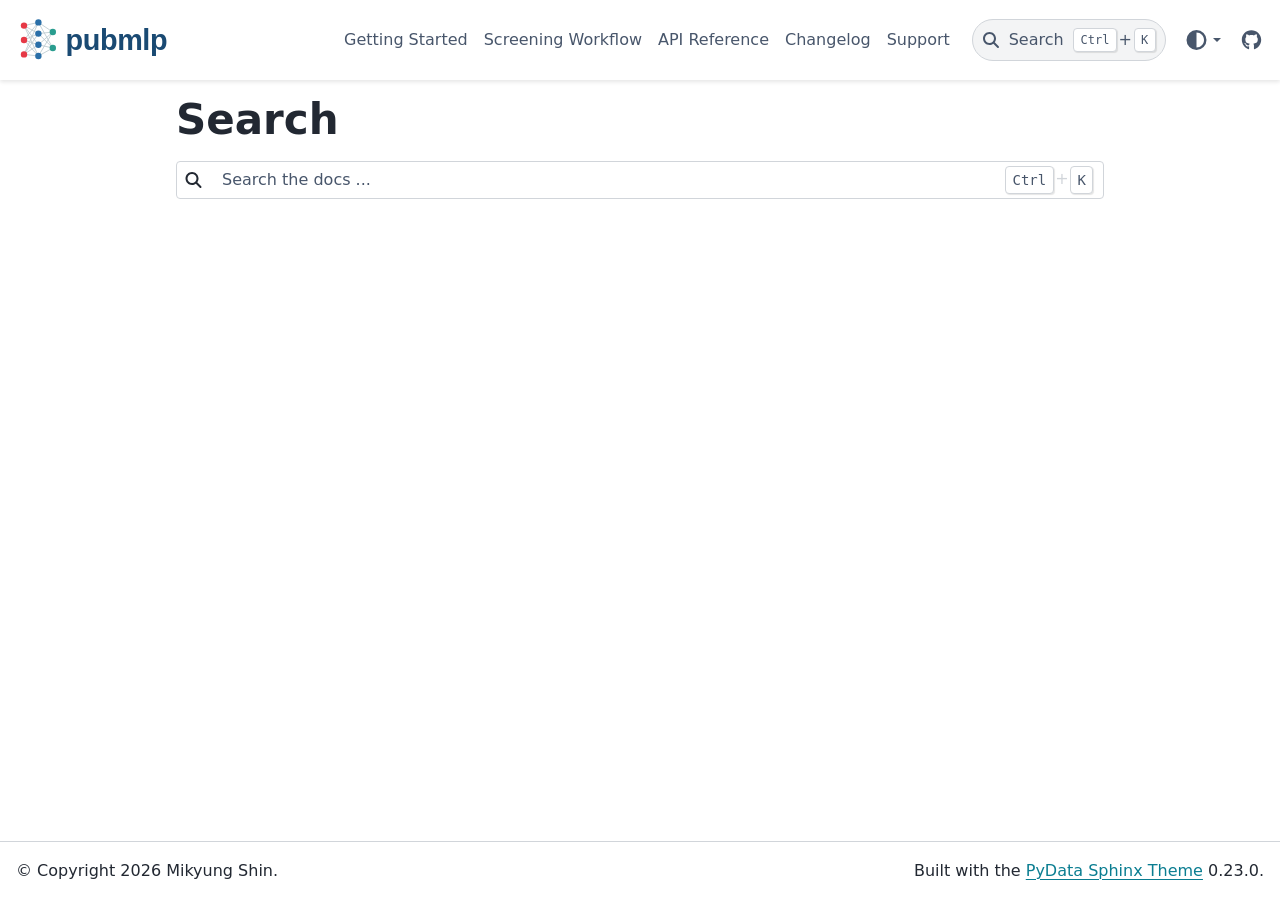
<file: docs/search.html>
<!DOCTYPE html>


<html lang="en" data-content_root="./" >

  <head>
    <meta charset="utf-8" />
    <meta name="viewport" content="width=device-width, initial-scale=1.0" /><title>Search - pubmlp</title>
  
  
  
  <script data-cfasync="false">
    document.documentElement.dataset.mode = localStorage.getItem("mode") || "";
    document.documentElement.dataset.theme = localStorage.getItem("theme") || "";
  </script>
  <!--
    this give us a css class that will be invisible only if js is disabled
  -->
  <noscript>
    <style>
      .pst-js-only { display: none !important; }

    </style>
  </noscript>
  
  <!-- Loaded before other Sphinx assets -->
  <link href="_static/styles/theme.css" rel="stylesheet" />
<link href="_static/styles/pydata-sphinx-theme.css" rel="stylesheet" />

    <link rel="stylesheet" type="text/css" href="_static/pygments.css" />
    <link rel="stylesheet" type="text/css" href="_static/custom.css" />
  
  <!-- So that users can add custom icons -->
  <script defer src="_static/scripts/fontawesome.js"></script>
  <!-- Pre-loaded scripts that we'll load fully later -->
  <link rel="preload" as="script" href="_static/scripts/bootstrap.js" />
<link rel="preload" as="script" href="_static/scripts/pydata-sphinx-theme.js" />

    <script src="_static/documentation_options.js"></script>
    <script src="_static/doctools.js"></script>
    <script src="_static/sphinx_highlight.js"></script>
    <script>DOCUMENTATION_OPTIONS.pagename = 'search';</script>
    <script>DOCUMENTATION_OPTIONS.search_as_you_type = false;</script>
  <script src="_static/searchtools.js"></script>
  <script src="_static/language_data.js"></script>
  <script src="searchindex.js"></script>
    <link rel="canonical" href="https://mshin77.github.io/pubmlp/search.html" />
    <link rel="index" title="Index" href="genindex.html" />
    <link rel="search" title="Search" href="#" />
  <meta name="viewport" content="width=device-width, initial-scale=1"/>
  <meta name="color-scheme" content="light dark"/>
  <meta name="docsearch:language" content="en"/>
  <meta name="docsearch:version" content="" />
  
    
  
  </head>
  <body data-default-mode="">
  
  
  <div id="pst-skip-link" class="skip-link d-print-none"><a href="#main-content">Skip to main content</a></div>

  
  <div id="pst-scroll-pixel-helper"></div>
  
  <button type="button" class="btn rounded-pill" id="pst-back-to-top">
    <i class="fa-solid fa-arrow-up"></i>Back to top</button>
  
  
  
  
  <dialog id="pst-search-dialog">
    
<form class="bd-search d-flex align-items-center"
      action="#"
      method="get">
  <i class="fa-solid fa-magnifying-glass"></i>
  <input type="search"
         class="form-control"
         name="q"
         placeholder="Search the docs ..."
         aria-label="Search the docs ..."
         autocomplete="off"
         autocorrect="off"
         autocapitalize="off"
         spellcheck="false"/>
  <span class="search-button__kbd-shortcut"><kbd class="kbd-shortcut__modifier">Ctrl</kbd>+<kbd>K</kbd></span>
</form>
  </dialog>

  <div class="pst-async-banner-revealer d-none">
  <aside id="bd-header-version-warning" class="d-none d-print-none" aria-label="Version warning"></aside>
</div>

  
    <header id="pst-header" class="bd-header navbar navbar-expand-lg bd-navbar d-print-none">
<div class="bd-header__inner bd-page-width">
  <button type="button" class="pst-navbar-icon sidebar-toggle primary-toggle" aria-label="Site navigation">
    <span class="fa-solid fa-bars"></span>
  </button>
  
  
  <div class="col-lg-3 navbar-header-items__start">
    
      <div class="navbar-item">

  
    
  

<a class="navbar-brand logo" href="index.html">
  
  
  
  
  
    
    
      
    
    
    <img src="_static/logo.svg" class="logo__image only-light" alt="pubmlp - Home"/>
    <img src="_static/logo.svg" class="logo__image only-dark pst-js-only" alt="pubmlp - Home"/>
  
  
</a></div>
    
  </div>
  
  <div class="col-lg-9 navbar-header-items">
    
    <div class="me-auto navbar-header-items__center">
      
        <div class="navbar-item">
<nav>
  <ul class="bd-navbar-elements navbar-nav">
    
<li class="nav-item ">
  <a class="nav-link nav-internal" href="getting-started.html">
    Getting Started
  </a>
</li>


<li class="nav-item ">
  <a class="nav-link nav-internal" href="vignettes/screening-workflow.html">
    Screening Workflow
  </a>
</li>


<li class="nav-item ">
  <a class="nav-link nav-internal" href="api.html">
    API Reference
  </a>
</li>


<li class="nav-item ">
  <a class="nav-link nav-internal" href="changelog.html">
    Changelog
  </a>
</li>


<li class="nav-item ">
  <a class="nav-link nav-internal" href="support.html">
    Support
  </a>
</li>

  </ul>
</nav></div>
      
    </div>
    
    
    <div class="navbar-header-items__end">
      
        <div class="navbar-item navbar-persistent--container">
          

<button type="button" class="btn search-button-field search-button__button pst-js-only" title="Search" aria-label="Search" data-bs-placement="bottom" data-bs-toggle="tooltip">
 <i class="fa-solid fa-magnifying-glass"></i>
 <span class="search-button__default-text">Search</span>
 <span class="search-button__kbd-shortcut"><kbd class="kbd-shortcut__modifier">Ctrl</kbd>+<kbd class="kbd-shortcut__modifier">K</kbd></span>
</button>
        </div>
      
      
        <div class="navbar-item">

<div class="theme-switch-container dropdown pst-js-only" data-bs-toggle="tooltip" data-bs-placement="bottom" title="Color mode">
  <button type="button" class="btn btn-sm nav-link pst-navbar-icon theme-switch-button dropdown-toggle" aria-label="Color mode" data-bs-toggle="dropdown">
    <i class="theme-switch fa-solid fa-sun fa-lg fa-fw" data-mode="light" title="Light"></i>
    <i class="theme-switch fa-solid fa-moon fa-lg fa-fw" data-mode="dark" title="Dark"></i>
    <i class="theme-switch fa-solid fa-circle-half-stroke fa-lg fa-fw" data-mode="auto" title="System Settings"></i>
  </button>
  <ul class="dropdown-menu dropdown-menu-end">
    <li><button type="button" class="dropdown-item d-flex align-items-center theme-change-button" data-mode="auto"><i class="fa-solid fa-circle-half-stroke fa-lg fa-fw me-1"></i>System Settings</button></li>
    <li><button type="button" class="dropdown-item d-flex align-items-center theme-change-button" data-mode="light"><i class="fa-solid fa-sun fa-lg fa-fw me-1"></i>Light</button></li>
    <li><button type="button" class="dropdown-item d-flex align-items-center theme-change-button" data-mode="dark"><i class="fa-solid fa-moon fa-lg fa-fw me-1"></i>Dark</button></li>
  </ul>
</div></div>
      
        <div class="navbar-item"><ul class="navbar-icon-links"
    aria-label="Icon Links">
        <li class="nav-item">
          
          
          
          
          
          
          
          
          <a href="https://github.com/mshin77/pubmlp" title="GitHub" class="nav-link pst-navbar-icon" rel="noopener" target="_blank" data-bs-toggle="tooltip" data-bs-placement="bottom"><i class="fa-brands fa-github fa-lg" aria-hidden="true"></i><span class="visually-hidden">GitHub</span></a>
        </li>
</ul></div>
      
    </div>
    
  </div>
  
  
    <div class="navbar-persistent--mobile">

<button type="button" class="btn search-button-field search-button__button pst-js-only" title="Search" aria-label="Search" data-bs-placement="bottom" data-bs-toggle="tooltip">
 <i class="fa-solid fa-magnifying-glass"></i>
 <span class="search-button__default-text">Search</span>
 <span class="search-button__kbd-shortcut"><kbd class="kbd-shortcut__modifier">Ctrl</kbd>+<kbd class="kbd-shortcut__modifier">K</kbd></span>
</button>
    </div>
  

  
</div>

    </header>
  

  <div class="bd-container">
    <div class="bd-container__inner bd-page-width">
      
      
      
        
      
      <dialog id="pst-primary-sidebar-modal"></dialog>
      <div id="pst-primary-sidebar" class="bd-sidebar-primary bd-sidebar hide-on-wide">
        

  
  <div class="sidebar-header-items sidebar-primary__section">
    
    
      <div class="sidebar-header-items__center">
        
          
          
            <div class="navbar-item">
<nav>
  <ul class="bd-navbar-elements navbar-nav">
    
<li class="nav-item ">
  <a class="nav-link nav-internal" href="getting-started.html">
    Getting Started
  </a>
</li>


<li class="nav-item ">
  <a class="nav-link nav-internal" href="vignettes/screening-workflow.html">
    Screening Workflow
  </a>
</li>


<li class="nav-item ">
  <a class="nav-link nav-internal" href="api.html">
    API Reference
  </a>
</li>


<li class="nav-item ">
  <a class="nav-link nav-internal" href="changelog.html">
    Changelog
  </a>
</li>


<li class="nav-item ">
  <a class="nav-link nav-internal" href="support.html">
    Support
  </a>
</li>

  </ul>
</nav></div>
          
        
      </div>
    
    
    
      <div class="sidebar-header-items__end">
        
          <div class="navbar-item">

<div class="theme-switch-container dropdown pst-js-only" data-bs-toggle="tooltip" data-bs-placement="bottom" title="Color mode">
  <button type="button" class="btn btn-sm nav-link pst-navbar-icon theme-switch-button dropdown-toggle" aria-label="Color mode" data-bs-toggle="dropdown">
    <i class="theme-switch fa-solid fa-sun fa-lg fa-fw" data-mode="light" title="Light"></i>
    <i class="theme-switch fa-solid fa-moon fa-lg fa-fw" data-mode="dark" title="Dark"></i>
    <i class="theme-switch fa-solid fa-circle-half-stroke fa-lg fa-fw" data-mode="auto" title="System Settings"></i>
  </button>
  <ul class="dropdown-menu dropdown-menu-end">
    <li><button type="button" class="dropdown-item d-flex align-items-center theme-change-button" data-mode="auto"><i class="fa-solid fa-circle-half-stroke fa-lg fa-fw me-1"></i>System Settings</button></li>
    <li><button type="button" class="dropdown-item d-flex align-items-center theme-change-button" data-mode="light"><i class="fa-solid fa-sun fa-lg fa-fw me-1"></i>Light</button></li>
    <li><button type="button" class="dropdown-item d-flex align-items-center theme-change-button" data-mode="dark"><i class="fa-solid fa-moon fa-lg fa-fw me-1"></i>Dark</button></li>
  </ul>
</div></div>
        
          <div class="navbar-item"><ul class="navbar-icon-links"
    aria-label="Icon Links">
        <li class="nav-item">
          
          
          
          
          
          
          
          
          <a href="https://github.com/mshin77/pubmlp" title="GitHub" class="nav-link pst-navbar-icon" rel="noopener" target="_blank" data-bs-toggle="tooltip" data-bs-placement="bottom"><i class="fa-brands fa-github fa-lg" aria-hidden="true"></i><span class="visually-hidden">GitHub</span></a>
        </li>
</ul></div>
        
      </div>
    
  </div>
  
  
  <div class="sidebar-primary-items__end sidebar-primary__section">
      <div class="sidebar-primary-item">
<div id="ethical-ad-placement"
      class="flat"
      data-ea-publisher="readthedocs"
      data-ea-type="readthedocs-sidebar"
      data-ea-manual="true">
</div></div>
  </div>


      </div>
      
      <main id="main-content" class="bd-main" role="main">
        
        
          <div class="bd-content">
            <div class="bd-article-container">
              
              <div class="bd-header-article d-print-none"></div>
              
              
  <div class="bd-search-container">
    <h1>Search</h1>
    <noscript>
      <div class="admonition error">
        <p class="admonition-title">Error</p>
        <p>Please activate JavaScript to enable the search functionality.</p>
      </div>
    </noscript>
    
<form class="bd-search d-flex align-items-center"
      action="#"
      method="get">
  <i class="fa-solid fa-magnifying-glass"></i>
  <input type="search"
         class="form-control"
         name="q"
         placeholder="Search the docs ..."
         aria-label="Search the docs ..."
         autocomplete="off"
         autocorrect="off"
         autocapitalize="off"
         spellcheck="false"/>
  <span class="search-button__kbd-shortcut"><kbd class="kbd-shortcut__modifier">Ctrl</kbd>+<kbd>K</kbd></span>
</form>
    <div id="search-results"></div>
  </div>
  <script>
    // Activate the search field on page load
    let searchInput = document.querySelector("form.bd-search input");
    if (searchInput) {
        searchInput.focus();
        searchInput.select();
        console.log("[PST]: Set focus on search field.");
    }
  </script>

              
              
              
              
            </div>
            
            
              
            
          </div>
          <footer class="bd-footer-content">
            
          </footer>
        
      </main>
    </div>
  </div>
  
  <!-- Scripts loaded after <body> so the DOM is not blocked -->
  <script defer src="_static/scripts/bootstrap.js"></script>
<script defer src="_static/scripts/pydata-sphinx-theme.js"></script>

  <footer class="bd-footer">
<div class="bd-footer__inner bd-page-width">
  
    <div class="footer-items__start">
      
        <div class="footer-item">

  <p class="copyright">
    
      © Copyright 2026 Mikyung Shin.
      <br/>
    
  </p>
</div>
      
    </div>
  
  
  
    <div class="footer-items__end">
      
        <div class="footer-item">
<p class="theme-version">
  <!-- # L10n: Setting the PST URL as an argument as this does not need to be localized -->
  Built with the <a href="https://pydata-sphinx-theme.readthedocs.io/en/stable/index.html">PyData Sphinx Theme</a> 0.23.0.
</p></div>
      
    </div>
  
</div>

  </footer>
  </body>
</html>
</file>
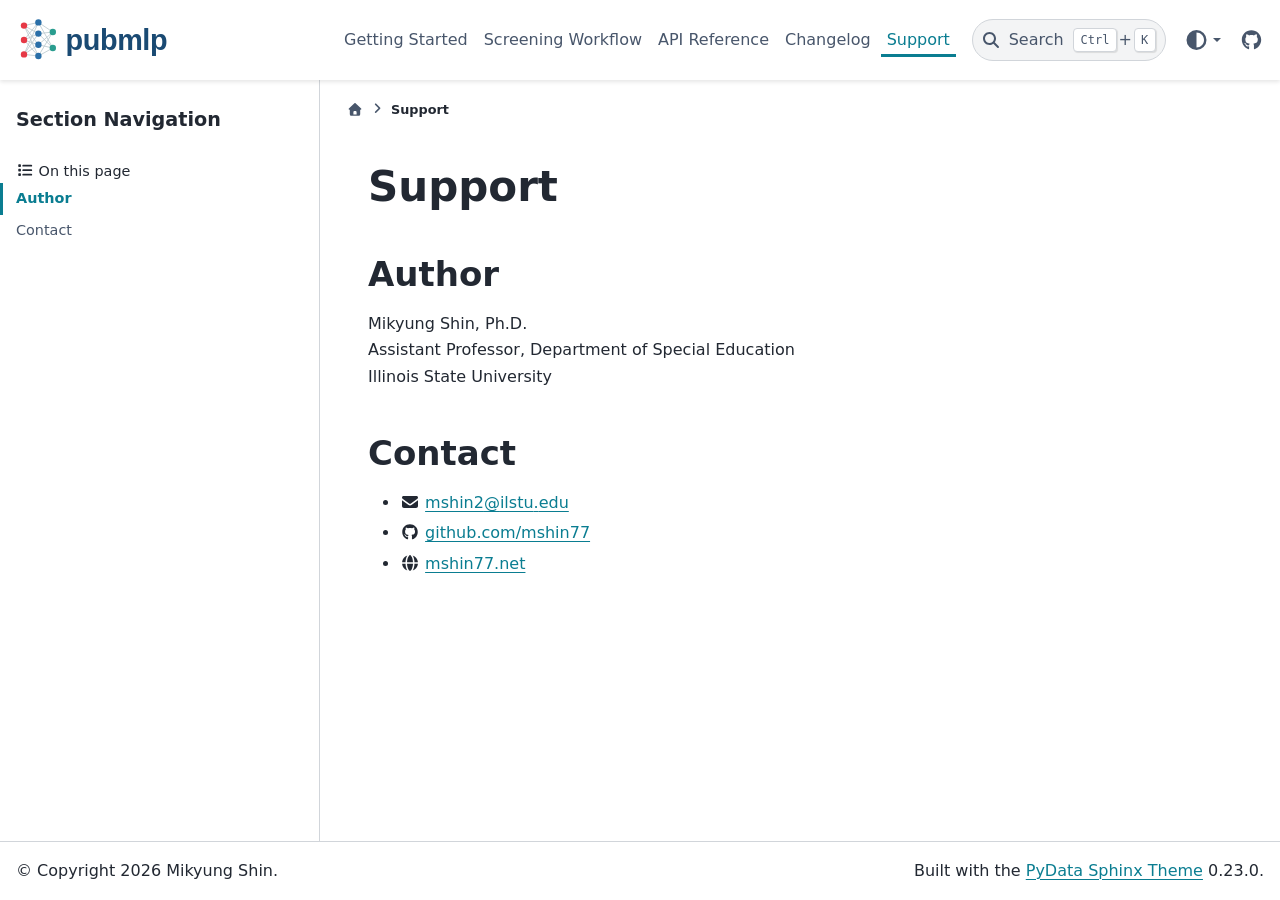
<file: docs/support.html>
<!DOCTYPE html>


<html lang="en" data-content_root="./" >

  <head>
    <meta charset="utf-8" />
    <meta name="viewport" content="width=device-width, initial-scale=1.0" /><meta name="viewport" content="width=device-width, initial-scale=1" />
<meta content="Author, contact and citation for pubmlp." name="description" />

    <title>Support &#8212; pubmlp</title>
  
  
  
  <script data-cfasync="false">
    document.documentElement.dataset.mode = localStorage.getItem("mode") || "";
    document.documentElement.dataset.theme = localStorage.getItem("theme") || "";
  </script>
  <!--
    this give us a css class that will be invisible only if js is disabled
  -->
  <noscript>
    <style>
      .pst-js-only { display: none !important; }

    </style>
  </noscript>
  
  <!-- Loaded before other Sphinx assets -->
  <link href="_static/styles/theme.css" rel="stylesheet" />
<link href="_static/styles/pydata-sphinx-theme.css" rel="stylesheet" />

    <link rel="stylesheet" type="text/css" href="_static/pygments.css" />
    <link rel="stylesheet" type="text/css" href="_static/custom.css" />
  
  <!-- So that users can add custom icons -->
  <script defer src="_static/scripts/fontawesome.js"></script>
  <!-- Pre-loaded scripts that we'll load fully later -->
  <link rel="preload" as="script" href="_static/scripts/bootstrap.js" />
<link rel="preload" as="script" href="_static/scripts/pydata-sphinx-theme.js" />

    <script src="_static/documentation_options.js"></script>
    <script src="_static/doctools.js"></script>
    <script src="_static/sphinx_highlight.js"></script>
    <script>DOCUMENTATION_OPTIONS.pagename = 'support';</script>
    <script>DOCUMENTATION_OPTIONS.search_as_you_type = false;</script>
    <link rel="canonical" href="https://mshin77.github.io/pubmlp/support.html" />
    <link rel="index" title="Index" href="genindex.html" />
    <link rel="search" title="Search" href="search.html" />
    <link rel="prev" title="Changelog" href="changelog.html" />
  <meta name="viewport" content="width=device-width, initial-scale=1"/>
  <meta name="color-scheme" content="light dark"/>
  <meta name="docsearch:language" content="en"/>
  <meta name="docsearch:version" content="" />
  
    
    <script src="_static/searchtools.js"></script>
    <script src="_static/language_data.js"></script>
    <script src="searchindex.js"></script>
  
  </head>
  <body data-default-mode="">
  
  
  <div id="pst-skip-link" class="skip-link d-print-none"><a href="#main-content">Skip to main content</a></div>

  
  <div id="pst-scroll-pixel-helper"></div>
  
  <button type="button" class="btn rounded-pill" id="pst-back-to-top">
    <i class="fa-solid fa-arrow-up"></i>Back to top</button>
  
  
  
  
  <dialog id="pst-search-dialog">
    
<form class="bd-search d-flex align-items-center"
      action="search.html"
      method="get">
  <i class="fa-solid fa-magnifying-glass"></i>
  <input type="search"
         class="form-control"
         name="q"
         placeholder="Search the docs ..."
         aria-label="Search the docs ..."
         autocomplete="off"
         autocorrect="off"
         autocapitalize="off"
         spellcheck="false"/>
  <span class="search-button__kbd-shortcut"><kbd class="kbd-shortcut__modifier">Ctrl</kbd>+<kbd>K</kbd></span>
</form>
  </dialog>

  <div class="pst-async-banner-revealer d-none">
  <aside id="bd-header-version-warning" class="d-none d-print-none" aria-label="Version warning"></aside>
</div>

  
    <header id="pst-header" class="bd-header navbar navbar-expand-lg bd-navbar d-print-none">
<div class="bd-header__inner bd-page-width">
  <button type="button" class="pst-navbar-icon sidebar-toggle primary-toggle" aria-label="Site navigation">
    <span class="fa-solid fa-bars"></span>
  </button>
  
  
  <div class="col-lg-3 navbar-header-items__start">
    
      <div class="navbar-item">

  
    
  

<a class="navbar-brand logo" href="index.html">
  
  
  
  
  
    
    
      
    
    
    <img src="_static/logo.svg" class="logo__image only-light" alt="pubmlp - Home"/>
    <img src="_static/logo.svg" class="logo__image only-dark pst-js-only" alt="pubmlp - Home"/>
  
  
</a></div>
    
  </div>
  
  <div class="col-lg-9 navbar-header-items">
    
    <div class="me-auto navbar-header-items__center">
      
        <div class="navbar-item">
<nav>
  <ul class="bd-navbar-elements navbar-nav">
    
<li class="nav-item ">
  <a class="nav-link nav-internal" href="getting-started.html">
    Getting Started
  </a>
</li>


<li class="nav-item ">
  <a class="nav-link nav-internal" href="vignettes/screening-workflow.html">
    Screening Workflow
  </a>
</li>


<li class="nav-item ">
  <a class="nav-link nav-internal" href="api.html">
    API Reference
  </a>
</li>


<li class="nav-item ">
  <a class="nav-link nav-internal" href="changelog.html">
    Changelog
  </a>
</li>


<li class="nav-item current active">
  <a class="nav-link nav-internal" href="#" aria-current="page">
    Support
  </a>
</li>

  </ul>
</nav></div>
      
    </div>
    
    
    <div class="navbar-header-items__end">
      
        <div class="navbar-item navbar-persistent--container">
          

<button type="button" class="btn search-button-field search-button__button pst-js-only" title="Search" aria-label="Search" data-bs-placement="bottom" data-bs-toggle="tooltip">
 <i class="fa-solid fa-magnifying-glass"></i>
 <span class="search-button__default-text">Search</span>
 <span class="search-button__kbd-shortcut"><kbd class="kbd-shortcut__modifier">Ctrl</kbd>+<kbd class="kbd-shortcut__modifier">K</kbd></span>
</button>
        </div>
      
      
        <div class="navbar-item">

<div class="theme-switch-container dropdown pst-js-only" data-bs-toggle="tooltip" data-bs-placement="bottom" title="Color mode">
  <button type="button" class="btn btn-sm nav-link pst-navbar-icon theme-switch-button dropdown-toggle" aria-label="Color mode" data-bs-toggle="dropdown">
    <i class="theme-switch fa-solid fa-sun fa-lg fa-fw" data-mode="light" title="Light"></i>
    <i class="theme-switch fa-solid fa-moon fa-lg fa-fw" data-mode="dark" title="Dark"></i>
    <i class="theme-switch fa-solid fa-circle-half-stroke fa-lg fa-fw" data-mode="auto" title="System Settings"></i>
  </button>
  <ul class="dropdown-menu dropdown-menu-end">
    <li><button type="button" class="dropdown-item d-flex align-items-center theme-change-button" data-mode="auto"><i class="fa-solid fa-circle-half-stroke fa-lg fa-fw me-1"></i>System Settings</button></li>
    <li><button type="button" class="dropdown-item d-flex align-items-center theme-change-button" data-mode="light"><i class="fa-solid fa-sun fa-lg fa-fw me-1"></i>Light</button></li>
    <li><button type="button" class="dropdown-item d-flex align-items-center theme-change-button" data-mode="dark"><i class="fa-solid fa-moon fa-lg fa-fw me-1"></i>Dark</button></li>
  </ul>
</div></div>
      
        <div class="navbar-item"><ul class="navbar-icon-links"
    aria-label="Icon Links">
        <li class="nav-item">
          
          
          
          
          
          
          
          
          <a href="https://github.com/mshin77/pubmlp" title="GitHub" class="nav-link pst-navbar-icon" rel="noopener" target="_blank" data-bs-toggle="tooltip" data-bs-placement="bottom"><i class="fa-brands fa-github fa-lg" aria-hidden="true"></i><span class="visually-hidden">GitHub</span></a>
        </li>
</ul></div>
      
    </div>
    
  </div>
  
  
    <div class="navbar-persistent--mobile">

<button type="button" class="btn search-button-field search-button__button pst-js-only" title="Search" aria-label="Search" data-bs-placement="bottom" data-bs-toggle="tooltip">
 <i class="fa-solid fa-magnifying-glass"></i>
 <span class="search-button__default-text">Search</span>
 <span class="search-button__kbd-shortcut"><kbd class="kbd-shortcut__modifier">Ctrl</kbd>+<kbd class="kbd-shortcut__modifier">K</kbd></span>
</button>
    </div>
  

  
</div>

    </header>
  

  <div class="bd-container">
    <div class="bd-container__inner bd-page-width">
      
      
      
      <dialog id="pst-primary-sidebar-modal"></dialog>
      <div id="pst-primary-sidebar" class="bd-sidebar-primary bd-sidebar">
        

  
  <div class="sidebar-header-items sidebar-primary__section">
    
    
      <div class="sidebar-header-items__center">
        
          
          
            <div class="navbar-item">
<nav>
  <ul class="bd-navbar-elements navbar-nav">
    
<li class="nav-item ">
  <a class="nav-link nav-internal" href="getting-started.html">
    Getting Started
  </a>
</li>


<li class="nav-item ">
  <a class="nav-link nav-internal" href="vignettes/screening-workflow.html">
    Screening Workflow
  </a>
</li>


<li class="nav-item ">
  <a class="nav-link nav-internal" href="api.html">
    API Reference
  </a>
</li>


<li class="nav-item ">
  <a class="nav-link nav-internal" href="changelog.html">
    Changelog
  </a>
</li>


<li class="nav-item current active">
  <a class="nav-link nav-internal" href="#" aria-current="page">
    Support
  </a>
</li>

  </ul>
</nav></div>
          
        
      </div>
    
    
    
      <div class="sidebar-header-items__end">
        
          <div class="navbar-item">

<div class="theme-switch-container dropdown pst-js-only" data-bs-toggle="tooltip" data-bs-placement="bottom" title="Color mode">
  <button type="button" class="btn btn-sm nav-link pst-navbar-icon theme-switch-button dropdown-toggle" aria-label="Color mode" data-bs-toggle="dropdown">
    <i class="theme-switch fa-solid fa-sun fa-lg fa-fw" data-mode="light" title="Light"></i>
    <i class="theme-switch fa-solid fa-moon fa-lg fa-fw" data-mode="dark" title="Dark"></i>
    <i class="theme-switch fa-solid fa-circle-half-stroke fa-lg fa-fw" data-mode="auto" title="System Settings"></i>
  </button>
  <ul class="dropdown-menu dropdown-menu-end">
    <li><button type="button" class="dropdown-item d-flex align-items-center theme-change-button" data-mode="auto"><i class="fa-solid fa-circle-half-stroke fa-lg fa-fw me-1"></i>System Settings</button></li>
    <li><button type="button" class="dropdown-item d-flex align-items-center theme-change-button" data-mode="light"><i class="fa-solid fa-sun fa-lg fa-fw me-1"></i>Light</button></li>
    <li><button type="button" class="dropdown-item d-flex align-items-center theme-change-button" data-mode="dark"><i class="fa-solid fa-moon fa-lg fa-fw me-1"></i>Dark</button></li>
  </ul>
</div></div>
        
          <div class="navbar-item"><ul class="navbar-icon-links"
    aria-label="Icon Links">
        <li class="nav-item">
          
          
          
          
          
          
          
          
          <a href="https://github.com/mshin77/pubmlp" title="GitHub" class="nav-link pst-navbar-icon" rel="noopener" target="_blank" data-bs-toggle="tooltip" data-bs-placement="bottom"><i class="fa-brands fa-github fa-lg" aria-hidden="true"></i><span class="visually-hidden">GitHub</span></a>
        </li>
</ul></div>
        
      </div>
    
  </div>
  
    <div class="sidebar-primary-items__start sidebar-primary__section">
        <div class="sidebar-primary-item">

<nav class="bd-docs-nav bd-links"
     aria-label="Section Navigation">
  <p class="bd-links__title" role="heading" aria-level="1">Section Navigation</p>
  <div class="bd-toc-item navbar-nav"></div>
</nav></div>
        <div class="sidebar-primary-item">
<div
    id="pst-page-navigation-heading-2"
    class="page-toc tocsection onthispage">
    <i class="fa-solid fa-list"></i> On this page
  </div>
  <nav id="pst-page-toc-nav" class="page-toc" aria-labelledby="pst-page-navigation-heading-2">
    <ul class="pst-show_toc_level nav section-nav flex-column">
<li class="toc-h2 nav-item toc-entry"><a class="reference internal nav-link" href="#author">Author</a></li>
<li class="toc-h2 nav-item toc-entry"><a class="reference internal nav-link" href="#contact">Contact</a></li>
</ul>
  </nav></div>
    </div>
  
  
  <div class="sidebar-primary-items__end sidebar-primary__section">
      <div class="sidebar-primary-item">
<div id="ethical-ad-placement"
      class="flat"
      data-ea-publisher="readthedocs"
      data-ea-type="readthedocs-sidebar"
      data-ea-manual="true">
</div></div>
  </div>


      </div>
      
      <main id="main-content" class="bd-main" role="main">
        
        
          <div class="bd-content">
            <div class="bd-article-container">
              
              <div class="bd-header-article d-print-none">
<div class="header-article-items header-article__inner">
  
    <div class="header-article-items__start">
      
        <div class="header-article-item">

<nav aria-label="Breadcrumb" class="d-print-none">
  <ul class="bd-breadcrumbs">
    
    <li class="breadcrumb-item breadcrumb-home">
      <a href="index.html" class="nav-link" aria-label="Home">
        <i class="fa-solid fa-home"></i>
      </a>
    </li>
    <li class="breadcrumb-item active" aria-current="page"><span class="ellipsis">Support</span></li>
  </ul>
</nav>
</div>
      
    </div>
  
  
</div>
</div>
              
              
              
                
<div id="searchbox"></div>
                <article class="bd-article">
                  
  <section id="support">
<h1>Support<a class="headerlink" href="#support" title="Link to this heading"></a></h1>
<section id="author">
<h2>Author<a class="headerlink" href="#author" title="Link to this heading"></a></h2>
<p>Mikyung Shin, Ph.D.<br />
Assistant Professor, Department of Special Education<br />
Illinois State University</p>
</section>
<section id="contact">
<h2>Contact<a class="headerlink" href="#contact" title="Link to this heading"></a></h2>
<ul class="simple">
<li><p><i class="fa-solid fa-envelope"></i> <a class="reference external" href="mailto:mshin2&#37;&#52;&#48;ilstu&#46;edu">mshin2<span>&#64;</span>ilstu<span>&#46;</span>edu</a></p></li>
<li><p><i class="fa-brands fa-github"></i> <a class="reference external" href="https://github.com/mshin77">github.com/mshin77</a></p></li>
<li><p><i class="fa-solid fa-globe"></i> <a class="reference external" href="https://mshin77.net/">mshin77.net</a></p></li>
</ul>
</section>
</section>


                </article>
              
              
              
              
              
            </div>
            
            
              
            
          </div>
          <footer class="bd-footer-content">
            
          </footer>
        
      </main>
    </div>
  </div>
  
  <!-- Scripts loaded after <body> so the DOM is not blocked -->
  <script defer src="_static/scripts/bootstrap.js"></script>
<script defer src="_static/scripts/pydata-sphinx-theme.js"></script>

  <footer class="bd-footer">
<div class="bd-footer__inner bd-page-width">
  
    <div class="footer-items__start">
      
        <div class="footer-item">

  <p class="copyright">
    
      © Copyright 2026 Mikyung Shin.
      <br/>
    
  </p>
</div>
      
    </div>
  
  
  
    <div class="footer-items__end">
      
        <div class="footer-item">
<p class="theme-version">
  <!-- # L10n: Setting the PST URL as an argument as this does not need to be localized -->
  Built with the <a href="https://pydata-sphinx-theme.readthedocs.io/en/stable/index.html">PyData Sphinx Theme</a> 0.23.0.
</p></div>
      
    </div>
  
</div>

  </footer>
  </body>
</html>
</file>
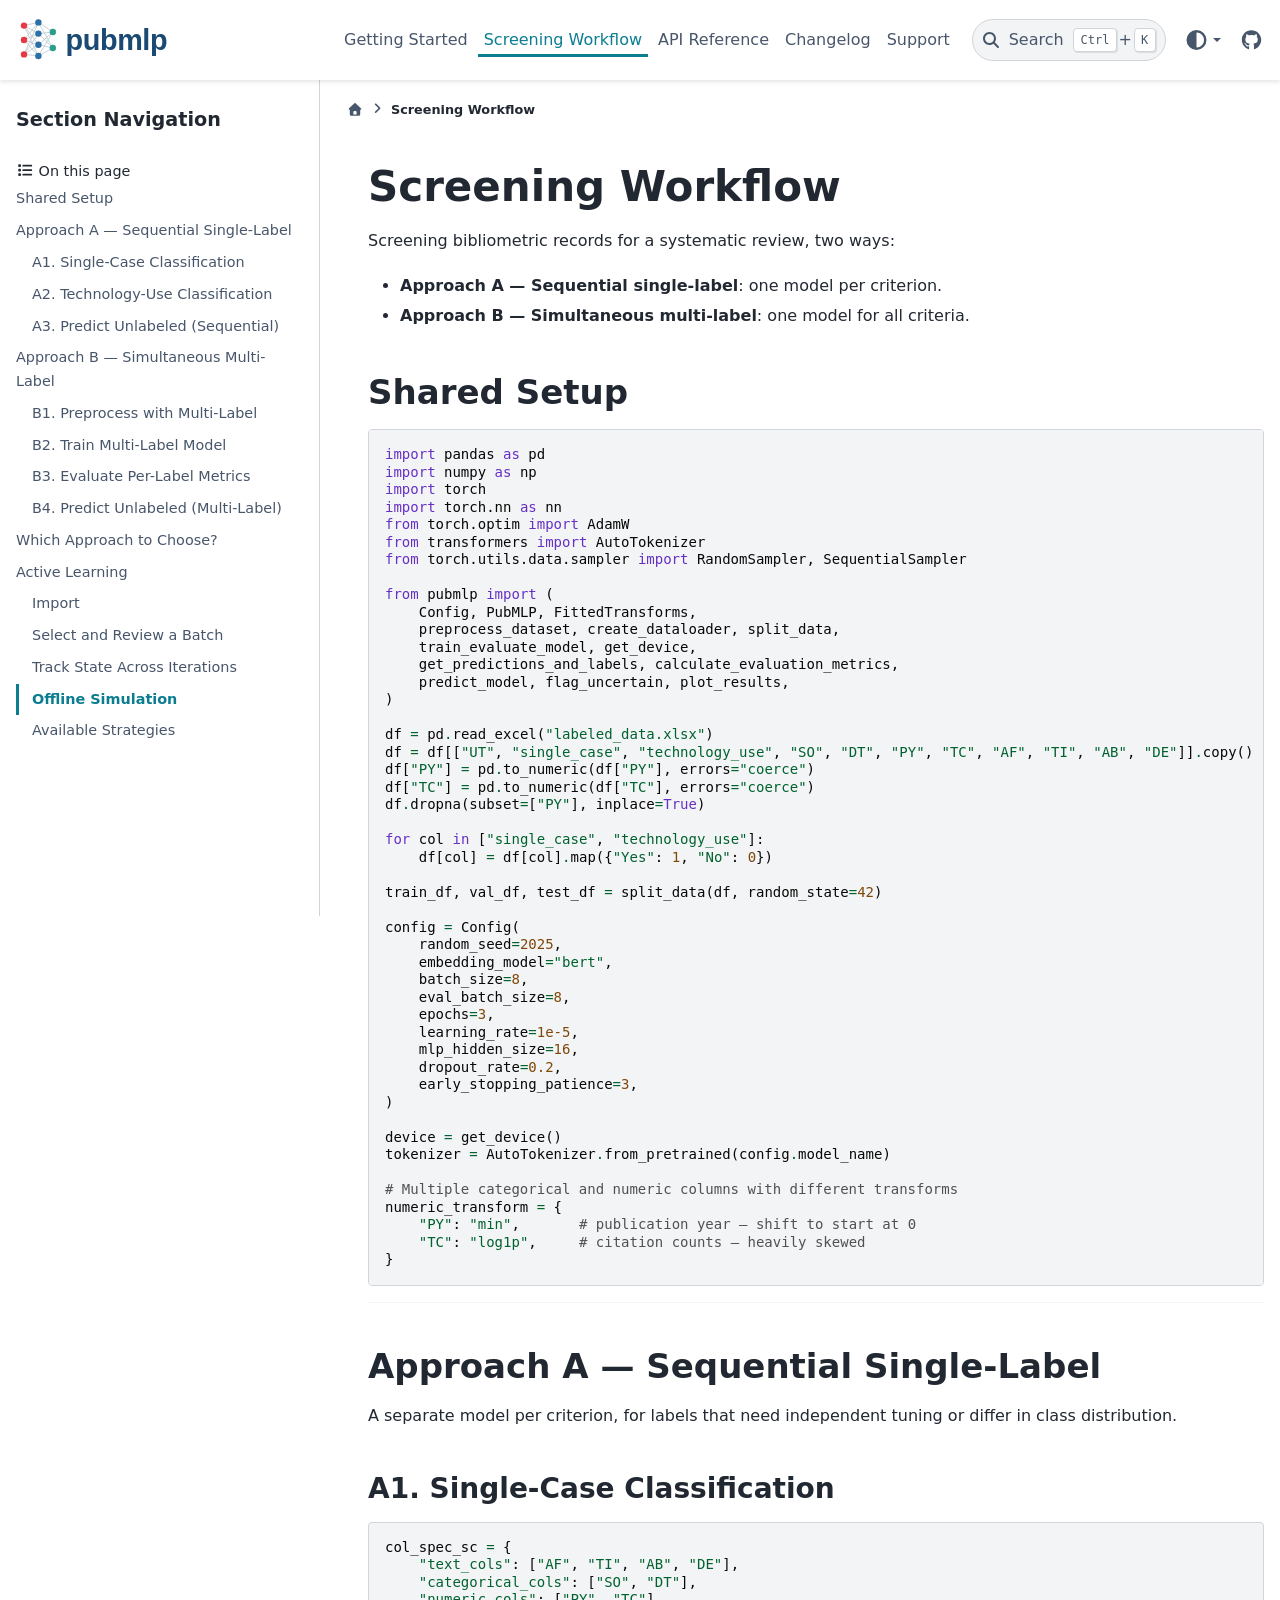
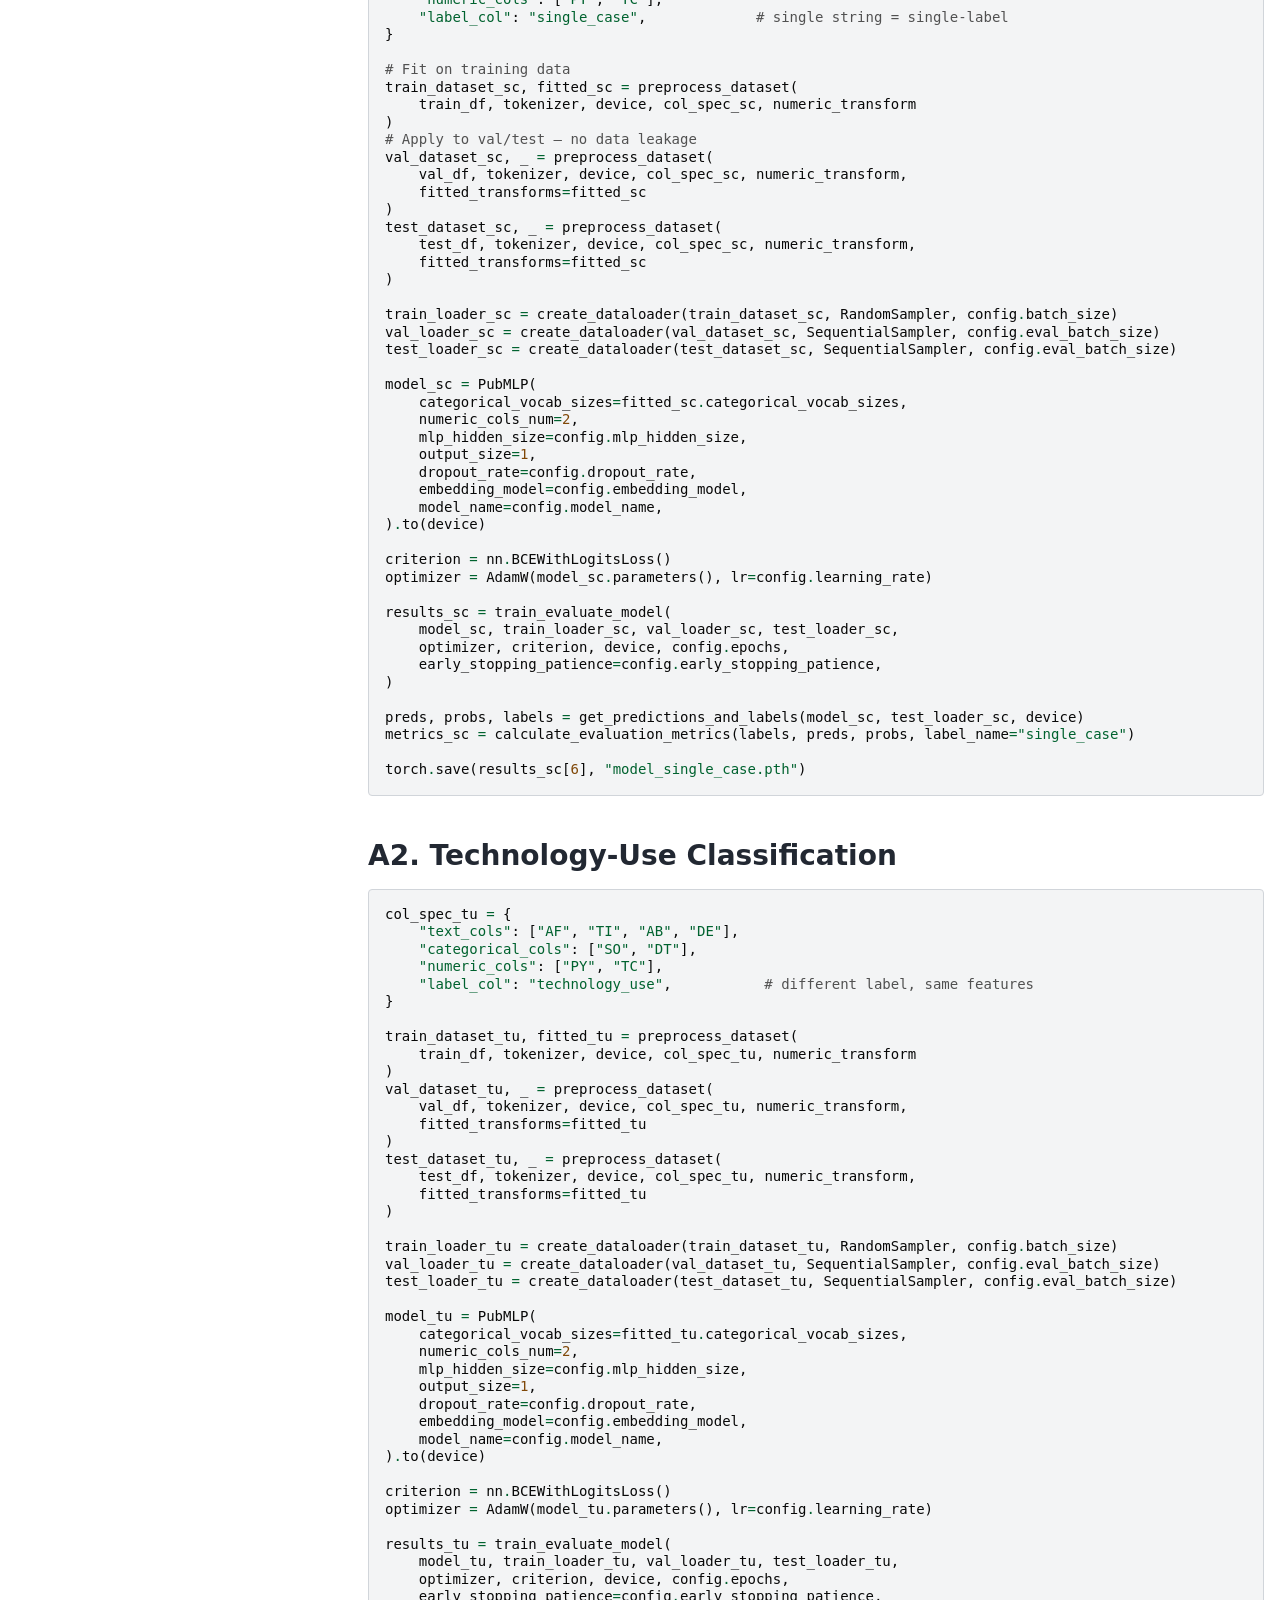
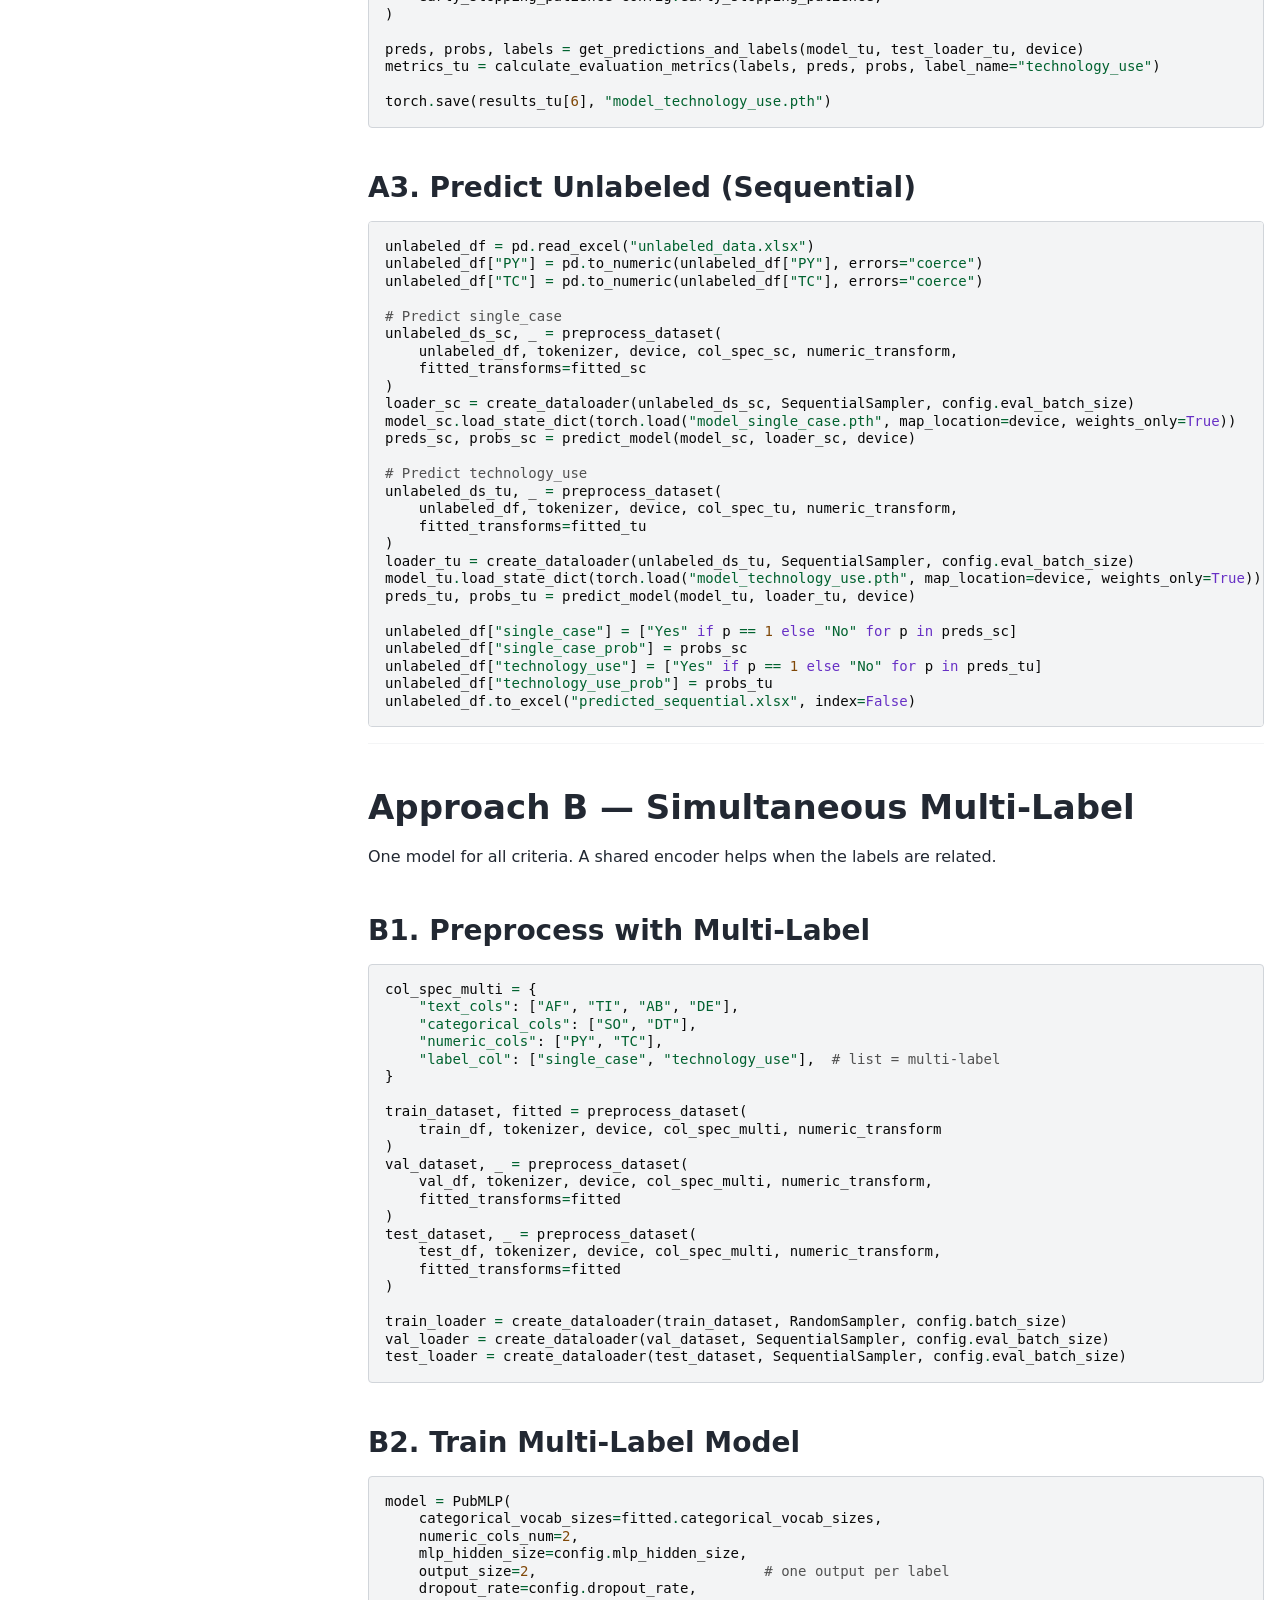
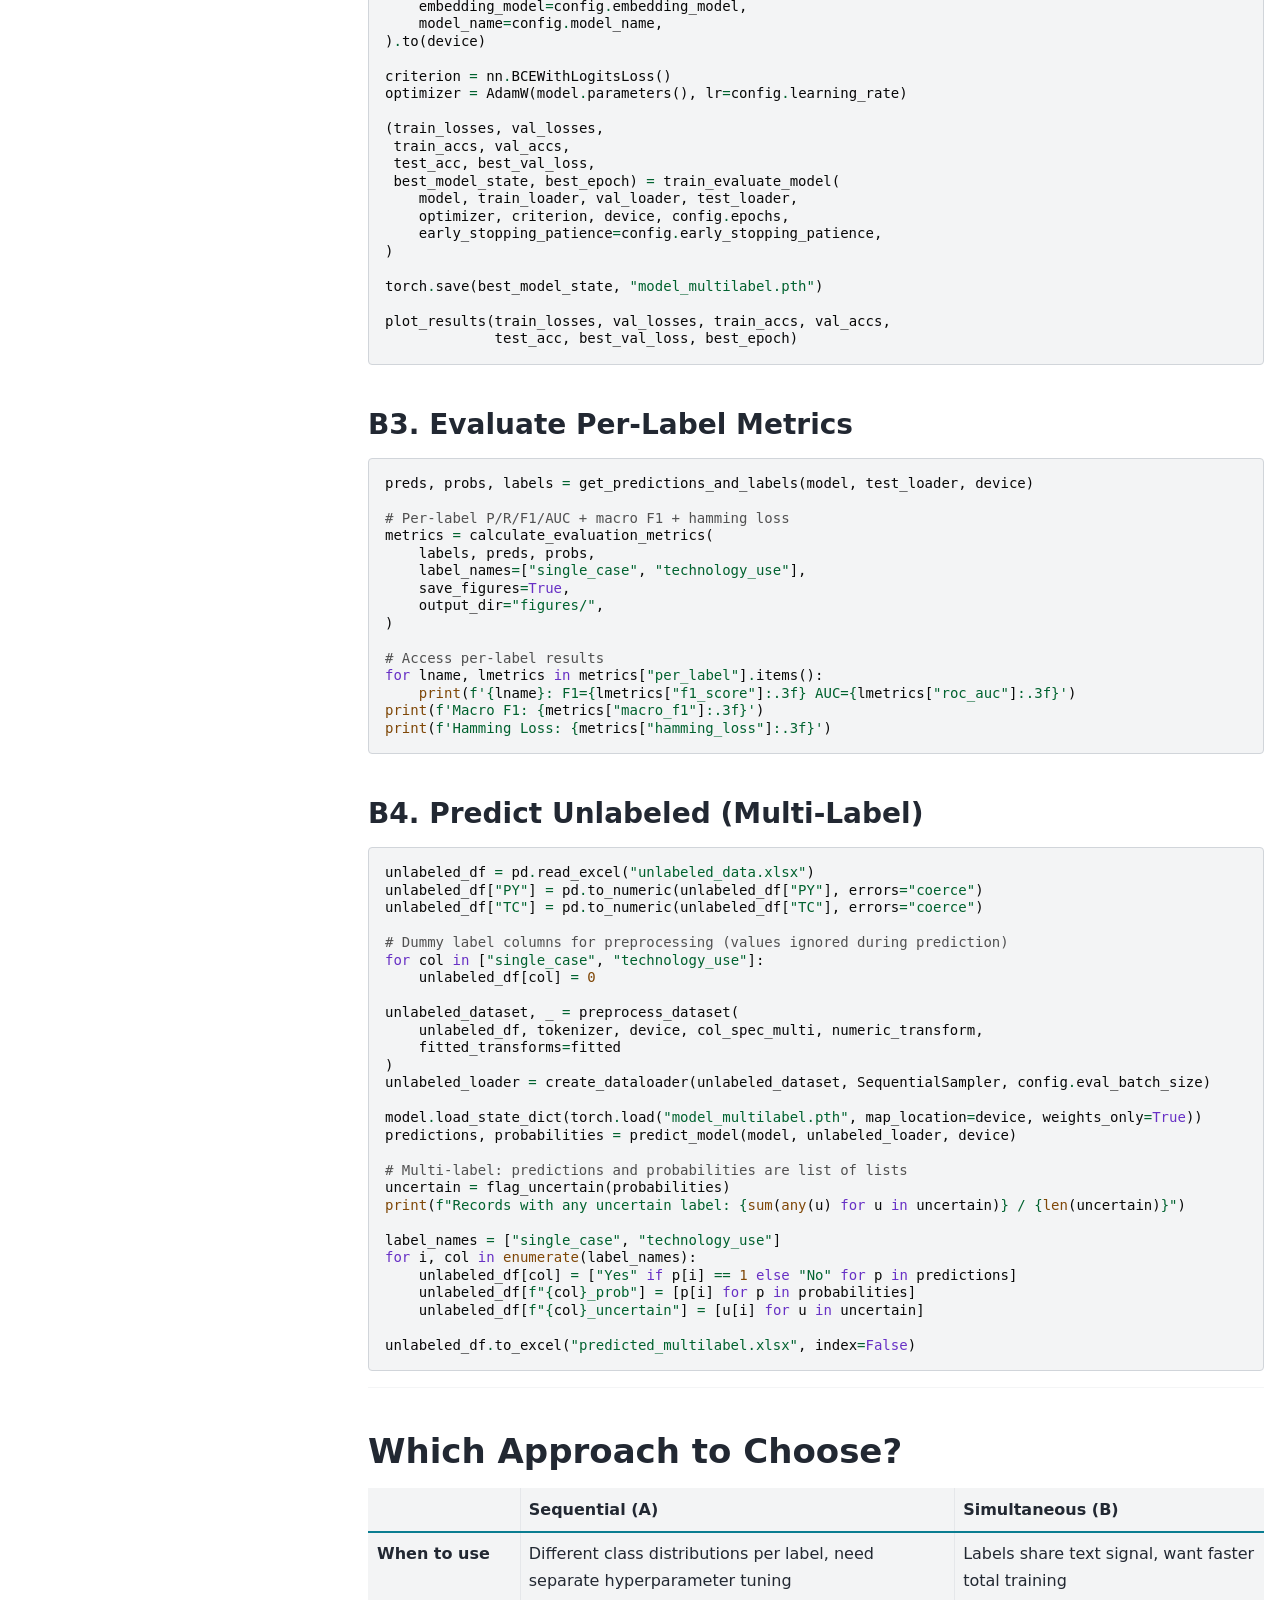
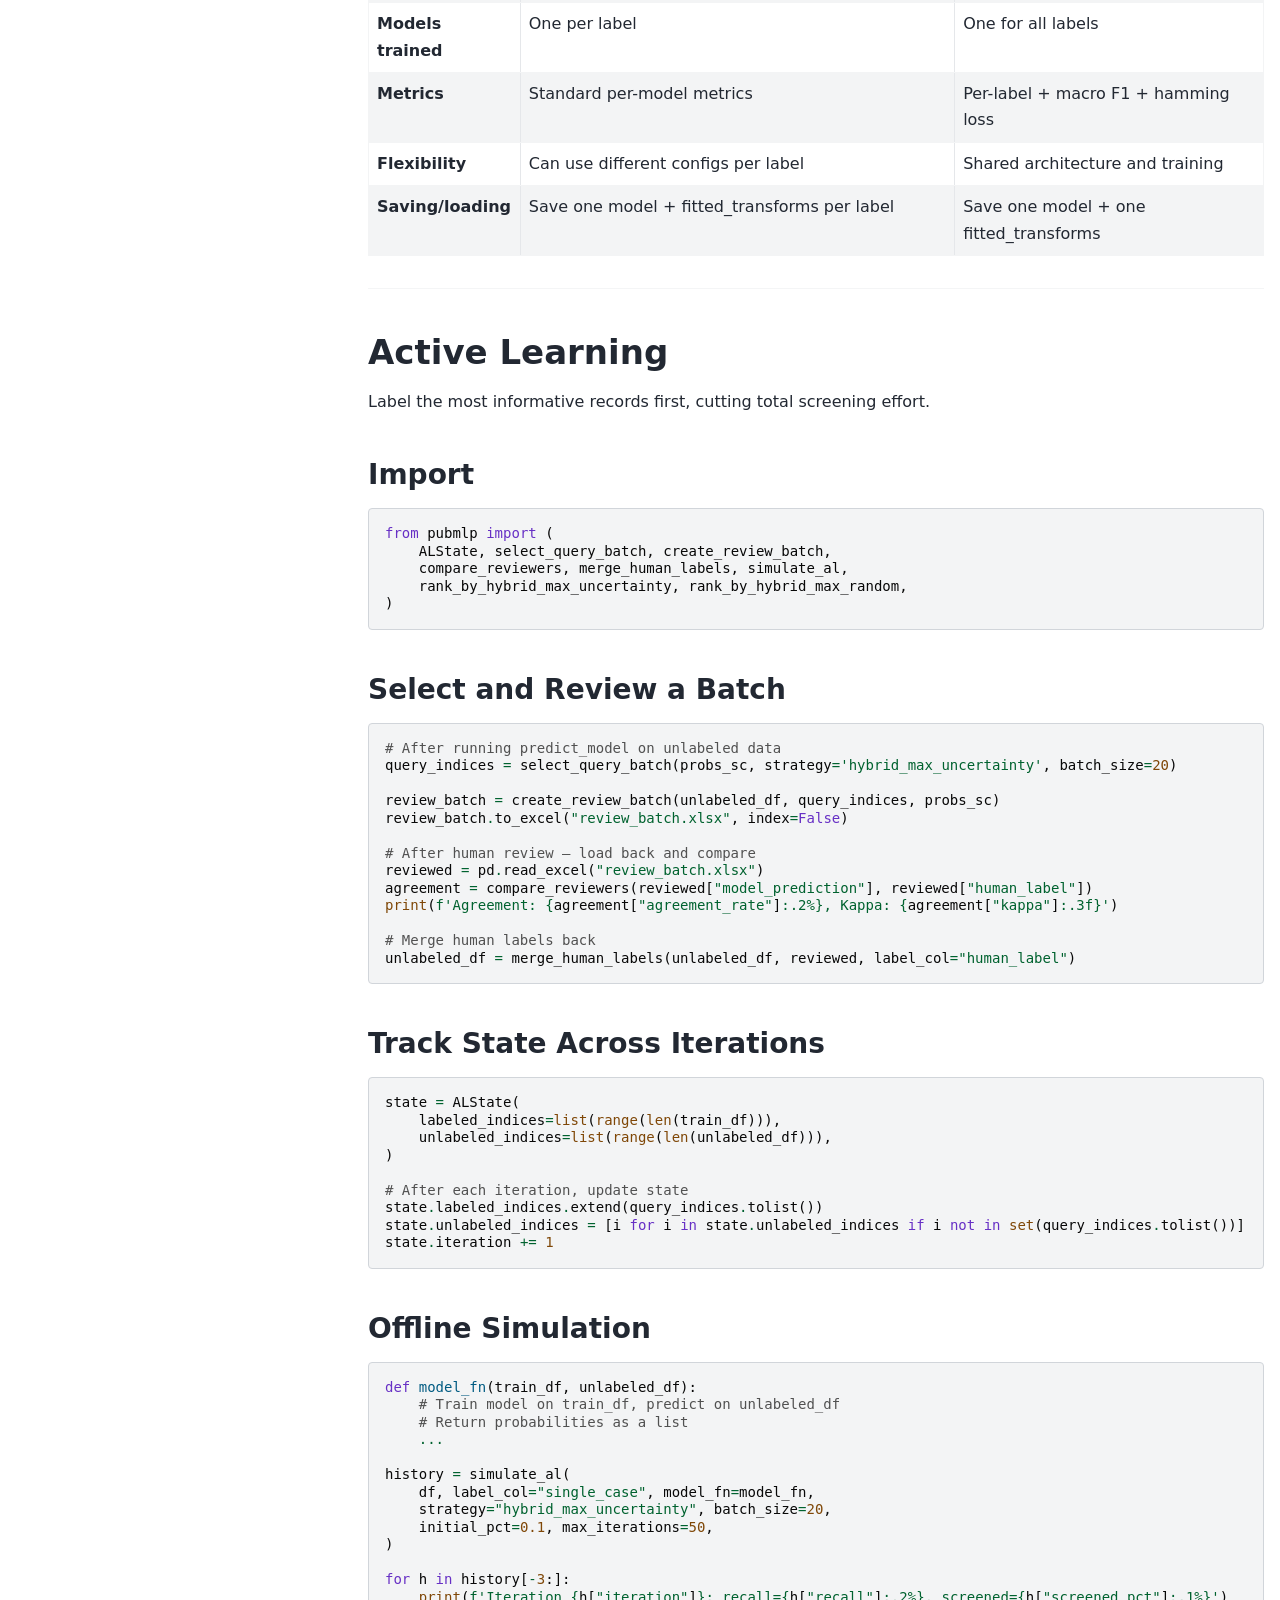
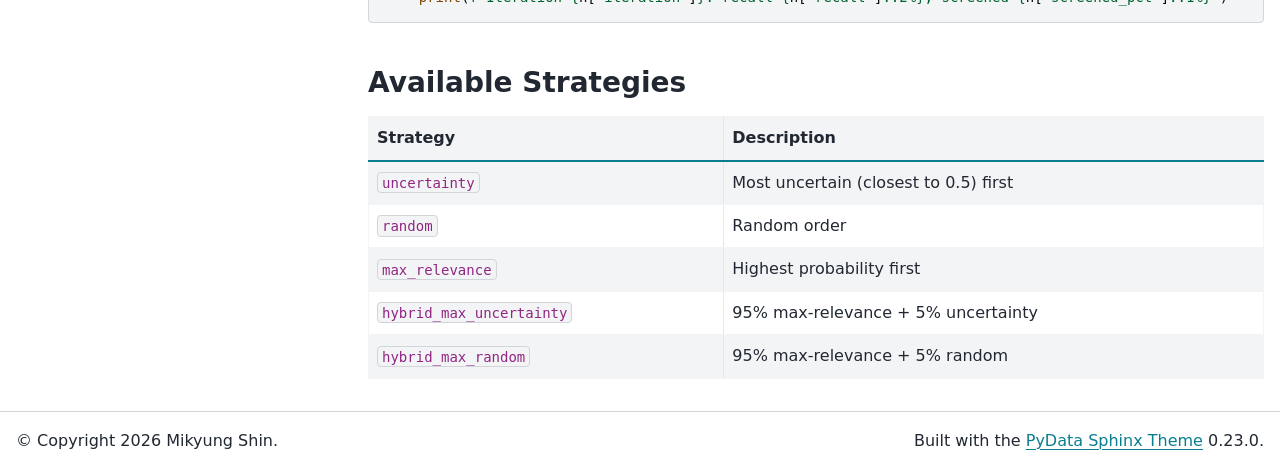
<file: docs/vignettes/screening-workflow.html>
<!DOCTYPE html>


<html lang="en" data-content_root="../" >

  <head>
    <meta charset="utf-8" />
    <meta name="viewport" content="width=device-width, initial-scale=1.0" /><meta name="viewport" content="width=device-width, initial-scale=1" />
<meta content="Screen bibliometric records for a systematic review with pubmlp, one criterion at a time or all criteria at once." name="description" />

    <title>Screening Workflow &#8212; pubmlp</title>
  
  
  
  <script data-cfasync="false">
    document.documentElement.dataset.mode = localStorage.getItem("mode") || "";
    document.documentElement.dataset.theme = localStorage.getItem("theme") || "";
  </script>
  <!--
    this give us a css class that will be invisible only if js is disabled
  -->
  <noscript>
    <style>
      .pst-js-only { display: none !important; }

    </style>
  </noscript>
  
  <!-- Loaded before other Sphinx assets -->
  <link href="../_static/styles/theme.css" rel="stylesheet" />
<link href="../_static/styles/pydata-sphinx-theme.css" rel="stylesheet" />

    <link rel="stylesheet" type="text/css" href="../_static/pygments.css" />
    <link rel="stylesheet" type="text/css" href="../_static/custom.css" />
  
  <!-- So that users can add custom icons -->
  <script defer src="../_static/scripts/fontawesome.js"></script>
  <!-- Pre-loaded scripts that we'll load fully later -->
  <link rel="preload" as="script" href="../_static/scripts/bootstrap.js" />
<link rel="preload" as="script" href="../_static/scripts/pydata-sphinx-theme.js" />

    <script src="../_static/documentation_options.js"></script>
    <script src="../_static/doctools.js"></script>
    <script src="../_static/sphinx_highlight.js"></script>
    <script>DOCUMENTATION_OPTIONS.pagename = 'vignettes/screening-workflow';</script>
    <script>DOCUMENTATION_OPTIONS.search_as_you_type = false;</script>
    <link rel="canonical" href="https://mshin77.github.io/pubmlp/vignettes/screening-workflow.html" />
    <link rel="index" title="Index" href="../genindex.html" />
    <link rel="search" title="Search" href="../search.html" />
    <link rel="next" title="API Reference" href="../api.html" />
    <link rel="prev" title="Getting Started" href="../getting-started.html" />
  <meta name="viewport" content="width=device-width, initial-scale=1"/>
  <meta name="color-scheme" content="light dark"/>
  <meta name="docsearch:language" content="en"/>
  <meta name="docsearch:version" content="" />
  
    
    <script src="../_static/searchtools.js"></script>
    <script src="../_static/language_data.js"></script>
    <script src="../searchindex.js"></script>
  
  </head>
  <body data-default-mode="">
  
  
  <div id="pst-skip-link" class="skip-link d-print-none"><a href="#main-content">Skip to main content</a></div>

  
  <div id="pst-scroll-pixel-helper"></div>
  
  <button type="button" class="btn rounded-pill" id="pst-back-to-top">
    <i class="fa-solid fa-arrow-up"></i>Back to top</button>
  
  
  
  
  <dialog id="pst-search-dialog">
    
<form class="bd-search d-flex align-items-center"
      action="../search.html"
      method="get">
  <i class="fa-solid fa-magnifying-glass"></i>
  <input type="search"
         class="form-control"
         name="q"
         placeholder="Search the docs ..."
         aria-label="Search the docs ..."
         autocomplete="off"
         autocorrect="off"
         autocapitalize="off"
         spellcheck="false"/>
  <span class="search-button__kbd-shortcut"><kbd class="kbd-shortcut__modifier">Ctrl</kbd>+<kbd>K</kbd></span>
</form>
  </dialog>

  <div class="pst-async-banner-revealer d-none">
  <aside id="bd-header-version-warning" class="d-none d-print-none" aria-label="Version warning"></aside>
</div>

  
    <header id="pst-header" class="bd-header navbar navbar-expand-lg bd-navbar d-print-none">
<div class="bd-header__inner bd-page-width">
  <button type="button" class="pst-navbar-icon sidebar-toggle primary-toggle" aria-label="Site navigation">
    <span class="fa-solid fa-bars"></span>
  </button>
  
  
  <div class="col-lg-3 navbar-header-items__start">
    
      <div class="navbar-item">

  
    
  

<a class="navbar-brand logo" href="../index.html">
  
  
  
  
  
    
    
      
    
    
    <img src="../_static/logo.svg" class="logo__image only-light" alt="pubmlp - Home"/>
    <img src="../_static/logo.svg" class="logo__image only-dark pst-js-only" alt="pubmlp - Home"/>
  
  
</a></div>
    
  </div>
  
  <div class="col-lg-9 navbar-header-items">
    
    <div class="me-auto navbar-header-items__center">
      
        <div class="navbar-item">
<nav>
  <ul class="bd-navbar-elements navbar-nav">
    
<li class="nav-item ">
  <a class="nav-link nav-internal" href="../getting-started.html">
    Getting Started
  </a>
</li>


<li class="nav-item current active">
  <a class="nav-link nav-internal" href="#" aria-current="page">
    Screening Workflow
  </a>
</li>


<li class="nav-item ">
  <a class="nav-link nav-internal" href="../api.html">
    API Reference
  </a>
</li>


<li class="nav-item ">
  <a class="nav-link nav-internal" href="../changelog.html">
    Changelog
  </a>
</li>


<li class="nav-item ">
  <a class="nav-link nav-internal" href="../support.html">
    Support
  </a>
</li>

  </ul>
</nav></div>
      
    </div>
    
    
    <div class="navbar-header-items__end">
      
        <div class="navbar-item navbar-persistent--container">
          

<button type="button" class="btn search-button-field search-button__button pst-js-only" title="Search" aria-label="Search" data-bs-placement="bottom" data-bs-toggle="tooltip">
 <i class="fa-solid fa-magnifying-glass"></i>
 <span class="search-button__default-text">Search</span>
 <span class="search-button__kbd-shortcut"><kbd class="kbd-shortcut__modifier">Ctrl</kbd>+<kbd class="kbd-shortcut__modifier">K</kbd></span>
</button>
        </div>
      
      
        <div class="navbar-item">

<div class="theme-switch-container dropdown pst-js-only" data-bs-toggle="tooltip" data-bs-placement="bottom" title="Color mode">
  <button type="button" class="btn btn-sm nav-link pst-navbar-icon theme-switch-button dropdown-toggle" aria-label="Color mode" data-bs-toggle="dropdown">
    <i class="theme-switch fa-solid fa-sun fa-lg fa-fw" data-mode="light" title="Light"></i>
    <i class="theme-switch fa-solid fa-moon fa-lg fa-fw" data-mode="dark" title="Dark"></i>
    <i class="theme-switch fa-solid fa-circle-half-stroke fa-lg fa-fw" data-mode="auto" title="System Settings"></i>
  </button>
  <ul class="dropdown-menu dropdown-menu-end">
    <li><button type="button" class="dropdown-item d-flex align-items-center theme-change-button" data-mode="auto"><i class="fa-solid fa-circle-half-stroke fa-lg fa-fw me-1"></i>System Settings</button></li>
    <li><button type="button" class="dropdown-item d-flex align-items-center theme-change-button" data-mode="light"><i class="fa-solid fa-sun fa-lg fa-fw me-1"></i>Light</button></li>
    <li><button type="button" class="dropdown-item d-flex align-items-center theme-change-button" data-mode="dark"><i class="fa-solid fa-moon fa-lg fa-fw me-1"></i>Dark</button></li>
  </ul>
</div></div>
      
        <div class="navbar-item"><ul class="navbar-icon-links"
    aria-label="Icon Links">
        <li class="nav-item">
          
          
          
          
          
          
          
          
          <a href="https://github.com/mshin77/pubmlp" title="GitHub" class="nav-link pst-navbar-icon" rel="noopener" target="_blank" data-bs-toggle="tooltip" data-bs-placement="bottom"><i class="fa-brands fa-github fa-lg" aria-hidden="true"></i><span class="visually-hidden">GitHub</span></a>
        </li>
</ul></div>
      
    </div>
    
  </div>
  
  
    <div class="navbar-persistent--mobile">

<button type="button" class="btn search-button-field search-button__button pst-js-only" title="Search" aria-label="Search" data-bs-placement="bottom" data-bs-toggle="tooltip">
 <i class="fa-solid fa-magnifying-glass"></i>
 <span class="search-button__default-text">Search</span>
 <span class="search-button__kbd-shortcut"><kbd class="kbd-shortcut__modifier">Ctrl</kbd>+<kbd class="kbd-shortcut__modifier">K</kbd></span>
</button>
    </div>
  

  
</div>

    </header>
  

  <div class="bd-container">
    <div class="bd-container__inner bd-page-width">
      
      
      
      <dialog id="pst-primary-sidebar-modal"></dialog>
      <div id="pst-primary-sidebar" class="bd-sidebar-primary bd-sidebar">
        

  
  <div class="sidebar-header-items sidebar-primary__section">
    
    
      <div class="sidebar-header-items__center">
        
          
          
            <div class="navbar-item">
<nav>
  <ul class="bd-navbar-elements navbar-nav">
    
<li class="nav-item ">
  <a class="nav-link nav-internal" href="../getting-started.html">
    Getting Started
  </a>
</li>


<li class="nav-item current active">
  <a class="nav-link nav-internal" href="#" aria-current="page">
    Screening Workflow
  </a>
</li>


<li class="nav-item ">
  <a class="nav-link nav-internal" href="../api.html">
    API Reference
  </a>
</li>


<li class="nav-item ">
  <a class="nav-link nav-internal" href="../changelog.html">
    Changelog
  </a>
</li>


<li class="nav-item ">
  <a class="nav-link nav-internal" href="../support.html">
    Support
  </a>
</li>

  </ul>
</nav></div>
          
        
      </div>
    
    
    
      <div class="sidebar-header-items__end">
        
          <div class="navbar-item">

<div class="theme-switch-container dropdown pst-js-only" data-bs-toggle="tooltip" data-bs-placement="bottom" title="Color mode">
  <button type="button" class="btn btn-sm nav-link pst-navbar-icon theme-switch-button dropdown-toggle" aria-label="Color mode" data-bs-toggle="dropdown">
    <i class="theme-switch fa-solid fa-sun fa-lg fa-fw" data-mode="light" title="Light"></i>
    <i class="theme-switch fa-solid fa-moon fa-lg fa-fw" data-mode="dark" title="Dark"></i>
    <i class="theme-switch fa-solid fa-circle-half-stroke fa-lg fa-fw" data-mode="auto" title="System Settings"></i>
  </button>
  <ul class="dropdown-menu dropdown-menu-end">
    <li><button type="button" class="dropdown-item d-flex align-items-center theme-change-button" data-mode="auto"><i class="fa-solid fa-circle-half-stroke fa-lg fa-fw me-1"></i>System Settings</button></li>
    <li><button type="button" class="dropdown-item d-flex align-items-center theme-change-button" data-mode="light"><i class="fa-solid fa-sun fa-lg fa-fw me-1"></i>Light</button></li>
    <li><button type="button" class="dropdown-item d-flex align-items-center theme-change-button" data-mode="dark"><i class="fa-solid fa-moon fa-lg fa-fw me-1"></i>Dark</button></li>
  </ul>
</div></div>
        
          <div class="navbar-item"><ul class="navbar-icon-links"
    aria-label="Icon Links">
        <li class="nav-item">
          
          
          
          
          
          
          
          
          <a href="https://github.com/mshin77/pubmlp" title="GitHub" class="nav-link pst-navbar-icon" rel="noopener" target="_blank" data-bs-toggle="tooltip" data-bs-placement="bottom"><i class="fa-brands fa-github fa-lg" aria-hidden="true"></i><span class="visually-hidden">GitHub</span></a>
        </li>
</ul></div>
        
      </div>
    
  </div>
  
    <div class="sidebar-primary-items__start sidebar-primary__section">
        <div class="sidebar-primary-item">

<nav class="bd-docs-nav bd-links"
     aria-label="Section Navigation">
  <p class="bd-links__title" role="heading" aria-level="1">Section Navigation</p>
  <div class="bd-toc-item navbar-nav"></div>
</nav></div>
        <div class="sidebar-primary-item">
<div
    id="pst-page-navigation-heading-2"
    class="page-toc tocsection onthispage">
    <i class="fa-solid fa-list"></i> On this page
  </div>
  <nav id="pst-page-toc-nav" class="page-toc" aria-labelledby="pst-page-navigation-heading-2">
    <ul class="pst-show_toc_level nav section-nav flex-column">
<li class="toc-h2 nav-item toc-entry"><a class="reference internal nav-link" href="#shared-setup">Shared Setup</a></li>
<li class="toc-h2 nav-item toc-entry"><a class="reference internal nav-link" href="#approach-a-sequential-single-label">Approach A — Sequential Single-Label</a><ul class="nav section-nav flex-column">
<li class="toc-h3 nav-item toc-entry"><a class="reference internal nav-link" href="#a1-single-case-classification">A1. Single-Case Classification</a></li>
<li class="toc-h3 nav-item toc-entry"><a class="reference internal nav-link" href="#a2-technology-use-classification">A2. Technology-Use Classification</a></li>
<li class="toc-h3 nav-item toc-entry"><a class="reference internal nav-link" href="#a3-predict-unlabeled-sequential">A3. Predict Unlabeled (Sequential)</a></li>
</ul>
</li>
<li class="toc-h2 nav-item toc-entry"><a class="reference internal nav-link" href="#approach-b-simultaneous-multi-label">Approach B — Simultaneous Multi-Label</a><ul class="nav section-nav flex-column">
<li class="toc-h3 nav-item toc-entry"><a class="reference internal nav-link" href="#b1-preprocess-with-multi-label">B1. Preprocess with Multi-Label</a></li>
<li class="toc-h3 nav-item toc-entry"><a class="reference internal nav-link" href="#b2-train-multi-label-model">B2. Train Multi-Label Model</a></li>
<li class="toc-h3 nav-item toc-entry"><a class="reference internal nav-link" href="#b3-evaluate-per-label-metrics">B3. Evaluate Per-Label Metrics</a></li>
<li class="toc-h3 nav-item toc-entry"><a class="reference internal nav-link" href="#b4-predict-unlabeled-multi-label">B4. Predict Unlabeled (Multi-Label)</a></li>
</ul>
</li>
<li class="toc-h2 nav-item toc-entry"><a class="reference internal nav-link" href="#which-approach-to-choose">Which Approach to Choose?</a></li>
<li class="toc-h2 nav-item toc-entry"><a class="reference internal nav-link" href="#active-learning">Active Learning</a><ul class="nav section-nav flex-column">
<li class="toc-h3 nav-item toc-entry"><a class="reference internal nav-link" href="#import">Import</a></li>
<li class="toc-h3 nav-item toc-entry"><a class="reference internal nav-link" href="#select-and-review-a-batch">Select and Review a Batch</a></li>
<li class="toc-h3 nav-item toc-entry"><a class="reference internal nav-link" href="#track-state-across-iterations">Track State Across Iterations</a></li>
<li class="toc-h3 nav-item toc-entry"><a class="reference internal nav-link" href="#offline-simulation">Offline Simulation</a></li>
<li class="toc-h3 nav-item toc-entry"><a class="reference internal nav-link" href="#available-strategies">Available Strategies</a></li>
</ul>
</li>
</ul>
  </nav></div>
    </div>
  
  
  <div class="sidebar-primary-items__end sidebar-primary__section">
      <div class="sidebar-primary-item">
<div id="ethical-ad-placement"
      class="flat"
      data-ea-publisher="readthedocs"
      data-ea-type="readthedocs-sidebar"
      data-ea-manual="true">
</div></div>
  </div>


      </div>
      
      <main id="main-content" class="bd-main" role="main">
        
        
          <div class="bd-content">
            <div class="bd-article-container">
              
              <div class="bd-header-article d-print-none">
<div class="header-article-items header-article__inner">
  
    <div class="header-article-items__start">
      
        <div class="header-article-item">

<nav aria-label="Breadcrumb" class="d-print-none">
  <ul class="bd-breadcrumbs">
    
    <li class="breadcrumb-item breadcrumb-home">
      <a href="../index.html" class="nav-link" aria-label="Home">
        <i class="fa-solid fa-home"></i>
      </a>
    </li>
    <li class="breadcrumb-item active" aria-current="page"><span class="ellipsis">Screening Workflow</span></li>
  </ul>
</nav>
</div>
      
    </div>
  
  
</div>
</div>
              
              
              
                
<div id="searchbox"></div>
                <article class="bd-article">
                  
  <section id="screening-workflow">
<h1>Screening Workflow<a class="headerlink" href="#screening-workflow" title="Link to this heading"></a></h1>
<p>Screening bibliometric records for a systematic review, two ways:</p>
<ul class="simple">
<li><p><strong>Approach A — Sequential single-label</strong>: one model per criterion.</p></li>
<li><p><strong>Approach B — Simultaneous multi-label</strong>: one model for all criteria.</p></li>
</ul>
<section id="shared-setup">
<h2>Shared Setup<a class="headerlink" href="#shared-setup" title="Link to this heading"></a></h2>
<div class="highlight-python notranslate"><div class="highlight"><pre><span></span><span class="kn">import</span><span class="w"> </span><span class="nn">pandas</span><span class="w"> </span><span class="k">as</span><span class="w"> </span><span class="nn">pd</span>
<span class="kn">import</span><span class="w"> </span><span class="nn">numpy</span><span class="w"> </span><span class="k">as</span><span class="w"> </span><span class="nn">np</span>
<span class="kn">import</span><span class="w"> </span><span class="nn">torch</span>
<span class="kn">import</span><span class="w"> </span><span class="nn">torch.nn</span><span class="w"> </span><span class="k">as</span><span class="w"> </span><span class="nn">nn</span>
<span class="kn">from</span><span class="w"> </span><span class="nn">torch.optim</span><span class="w"> </span><span class="kn">import</span> <span class="n">AdamW</span>
<span class="kn">from</span><span class="w"> </span><span class="nn">transformers</span><span class="w"> </span><span class="kn">import</span> <span class="n">AutoTokenizer</span>
<span class="kn">from</span><span class="w"> </span><span class="nn">torch.utils.data.sampler</span><span class="w"> </span><span class="kn">import</span> <span class="n">RandomSampler</span><span class="p">,</span> <span class="n">SequentialSampler</span>

<span class="kn">from</span><span class="w"> </span><span class="nn">pubmlp</span><span class="w"> </span><span class="kn">import</span> <span class="p">(</span>
    <span class="n">Config</span><span class="p">,</span> <span class="n">PubMLP</span><span class="p">,</span> <span class="n">FittedTransforms</span><span class="p">,</span>
    <span class="n">preprocess_dataset</span><span class="p">,</span> <span class="n">create_dataloader</span><span class="p">,</span> <span class="n">split_data</span><span class="p">,</span>
    <span class="n">train_evaluate_model</span><span class="p">,</span> <span class="n">get_device</span><span class="p">,</span>
    <span class="n">get_predictions_and_labels</span><span class="p">,</span> <span class="n">calculate_evaluation_metrics</span><span class="p">,</span>
    <span class="n">predict_model</span><span class="p">,</span> <span class="n">flag_uncertain</span><span class="p">,</span> <span class="n">plot_results</span><span class="p">,</span>
<span class="p">)</span>

<span class="n">df</span> <span class="o">=</span> <span class="n">pd</span><span class="o">.</span><span class="n">read_excel</span><span class="p">(</span><span class="s2">"labeled_data.xlsx"</span><span class="p">)</span>
<span class="n">df</span> <span class="o">=</span> <span class="n">df</span><span class="p">[[</span><span class="s2">"UT"</span><span class="p">,</span> <span class="s2">"single_case"</span><span class="p">,</span> <span class="s2">"technology_use"</span><span class="p">,</span> <span class="s2">"SO"</span><span class="p">,</span> <span class="s2">"DT"</span><span class="p">,</span> <span class="s2">"PY"</span><span class="p">,</span> <span class="s2">"TC"</span><span class="p">,</span> <span class="s2">"AF"</span><span class="p">,</span> <span class="s2">"TI"</span><span class="p">,</span> <span class="s2">"AB"</span><span class="p">,</span> <span class="s2">"DE"</span><span class="p">]]</span><span class="o">.</span><span class="n">copy</span><span class="p">()</span>
<span class="n">df</span><span class="p">[</span><span class="s2">"PY"</span><span class="p">]</span> <span class="o">=</span> <span class="n">pd</span><span class="o">.</span><span class="n">to_numeric</span><span class="p">(</span><span class="n">df</span><span class="p">[</span><span class="s2">"PY"</span><span class="p">],</span> <span class="n">errors</span><span class="o">=</span><span class="s2">"coerce"</span><span class="p">)</span>
<span class="n">df</span><span class="p">[</span><span class="s2">"TC"</span><span class="p">]</span> <span class="o">=</span> <span class="n">pd</span><span class="o">.</span><span class="n">to_numeric</span><span class="p">(</span><span class="n">df</span><span class="p">[</span><span class="s2">"TC"</span><span class="p">],</span> <span class="n">errors</span><span class="o">=</span><span class="s2">"coerce"</span><span class="p">)</span>
<span class="n">df</span><span class="o">.</span><span class="n">dropna</span><span class="p">(</span><span class="n">subset</span><span class="o">=</span><span class="p">[</span><span class="s2">"PY"</span><span class="p">],</span> <span class="n">inplace</span><span class="o">=</span><span class="kc">True</span><span class="p">)</span>

<span class="k">for</span> <span class="n">col</span> <span class="ow">in</span> <span class="p">[</span><span class="s2">"single_case"</span><span class="p">,</span> <span class="s2">"technology_use"</span><span class="p">]:</span>
    <span class="n">df</span><span class="p">[</span><span class="n">col</span><span class="p">]</span> <span class="o">=</span> <span class="n">df</span><span class="p">[</span><span class="n">col</span><span class="p">]</span><span class="o">.</span><span class="n">map</span><span class="p">({</span><span class="s2">"Yes"</span><span class="p">:</span> <span class="mi">1</span><span class="p">,</span> <span class="s2">"No"</span><span class="p">:</span> <span class="mi">0</span><span class="p">})</span>

<span class="n">train_df</span><span class="p">,</span> <span class="n">val_df</span><span class="p">,</span> <span class="n">test_df</span> <span class="o">=</span> <span class="n">split_data</span><span class="p">(</span><span class="n">df</span><span class="p">,</span> <span class="n">random_state</span><span class="o">=</span><span class="mi">42</span><span class="p">)</span>

<span class="n">config</span> <span class="o">=</span> <span class="n">Config</span><span class="p">(</span>
    <span class="n">random_seed</span><span class="o">=</span><span class="mi">2025</span><span class="p">,</span>
    <span class="n">embedding_model</span><span class="o">=</span><span class="s2">"bert"</span><span class="p">,</span>
    <span class="n">batch_size</span><span class="o">=</span><span class="mi">8</span><span class="p">,</span>
    <span class="n">eval_batch_size</span><span class="o">=</span><span class="mi">8</span><span class="p">,</span>
    <span class="n">epochs</span><span class="o">=</span><span class="mi">3</span><span class="p">,</span>
    <span class="n">learning_rate</span><span class="o">=</span><span class="mf">1e-5</span><span class="p">,</span>
    <span class="n">mlp_hidden_size</span><span class="o">=</span><span class="mi">16</span><span class="p">,</span>
    <span class="n">dropout_rate</span><span class="o">=</span><span class="mf">0.2</span><span class="p">,</span>
    <span class="n">early_stopping_patience</span><span class="o">=</span><span class="mi">3</span><span class="p">,</span>
<span class="p">)</span>

<span class="n">device</span> <span class="o">=</span> <span class="n">get_device</span><span class="p">()</span>
<span class="n">tokenizer</span> <span class="o">=</span> <span class="n">AutoTokenizer</span><span class="o">.</span><span class="n">from_pretrained</span><span class="p">(</span><span class="n">config</span><span class="o">.</span><span class="n">model_name</span><span class="p">)</span>

<span class="c1"># Multiple categorical and numeric columns with different transforms</span>
<span class="n">numeric_transform</span> <span class="o">=</span> <span class="p">{</span>
    <span class="s2">"PY"</span><span class="p">:</span> <span class="s2">"min"</span><span class="p">,</span>       <span class="c1"># publication year — shift to start at 0</span>
    <span class="s2">"TC"</span><span class="p">:</span> <span class="s2">"log1p"</span><span class="p">,</span>     <span class="c1"># citation counts — heavily skewed</span>
<span class="p">}</span>
</pre></div>
</div>
</section>
<hr class="docutils" />
<section id="approach-a-sequential-single-label">
<h2>Approach A — Sequential Single-Label<a class="headerlink" href="#approach-a-sequential-single-label" title="Link to this heading"></a></h2>
<p>A separate model per criterion, for labels that need independent tuning or differ in class distribution.</p>
<section id="a1-single-case-classification">
<h3>A1. Single-Case Classification<a class="headerlink" href="#a1-single-case-classification" title="Link to this heading"></a></h3>
<div class="highlight-python notranslate"><div class="highlight"><pre><span></span><span class="n">col_spec_sc</span> <span class="o">=</span> <span class="p">{</span>
    <span class="s2">"text_cols"</span><span class="p">:</span> <span class="p">[</span><span class="s2">"AF"</span><span class="p">,</span> <span class="s2">"TI"</span><span class="p">,</span> <span class="s2">"AB"</span><span class="p">,</span> <span class="s2">"DE"</span><span class="p">],</span>
    <span class="s2">"categorical_cols"</span><span class="p">:</span> <span class="p">[</span><span class="s2">"SO"</span><span class="p">,</span> <span class="s2">"DT"</span><span class="p">],</span>
    <span class="s2">"numeric_cols"</span><span class="p">:</span> <span class="p">[</span><span class="s2">"PY"</span><span class="p">,</span> <span class="s2">"TC"</span><span class="p">],</span>
    <span class="s2">"label_col"</span><span class="p">:</span> <span class="s2">"single_case"</span><span class="p">,</span>             <span class="c1"># single string = single-label</span>
<span class="p">}</span>

<span class="c1"># Fit on training data</span>
<span class="n">train_dataset_sc</span><span class="p">,</span> <span class="n">fitted_sc</span> <span class="o">=</span> <span class="n">preprocess_dataset</span><span class="p">(</span>
    <span class="n">train_df</span><span class="p">,</span> <span class="n">tokenizer</span><span class="p">,</span> <span class="n">device</span><span class="p">,</span> <span class="n">col_spec_sc</span><span class="p">,</span> <span class="n">numeric_transform</span>
<span class="p">)</span>
<span class="c1"># Apply to val/test — no data leakage</span>
<span class="n">val_dataset_sc</span><span class="p">,</span> <span class="n">_</span> <span class="o">=</span> <span class="n">preprocess_dataset</span><span class="p">(</span>
    <span class="n">val_df</span><span class="p">,</span> <span class="n">tokenizer</span><span class="p">,</span> <span class="n">device</span><span class="p">,</span> <span class="n">col_spec_sc</span><span class="p">,</span> <span class="n">numeric_transform</span><span class="p">,</span>
    <span class="n">fitted_transforms</span><span class="o">=</span><span class="n">fitted_sc</span>
<span class="p">)</span>
<span class="n">test_dataset_sc</span><span class="p">,</span> <span class="n">_</span> <span class="o">=</span> <span class="n">preprocess_dataset</span><span class="p">(</span>
    <span class="n">test_df</span><span class="p">,</span> <span class="n">tokenizer</span><span class="p">,</span> <span class="n">device</span><span class="p">,</span> <span class="n">col_spec_sc</span><span class="p">,</span> <span class="n">numeric_transform</span><span class="p">,</span>
    <span class="n">fitted_transforms</span><span class="o">=</span><span class="n">fitted_sc</span>
<span class="p">)</span>

<span class="n">train_loader_sc</span> <span class="o">=</span> <span class="n">create_dataloader</span><span class="p">(</span><span class="n">train_dataset_sc</span><span class="p">,</span> <span class="n">RandomSampler</span><span class="p">,</span> <span class="n">config</span><span class="o">.</span><span class="n">batch_size</span><span class="p">)</span>
<span class="n">val_loader_sc</span> <span class="o">=</span> <span class="n">create_dataloader</span><span class="p">(</span><span class="n">val_dataset_sc</span><span class="p">,</span> <span class="n">SequentialSampler</span><span class="p">,</span> <span class="n">config</span><span class="o">.</span><span class="n">eval_batch_size</span><span class="p">)</span>
<span class="n">test_loader_sc</span> <span class="o">=</span> <span class="n">create_dataloader</span><span class="p">(</span><span class="n">test_dataset_sc</span><span class="p">,</span> <span class="n">SequentialSampler</span><span class="p">,</span> <span class="n">config</span><span class="o">.</span><span class="n">eval_batch_size</span><span class="p">)</span>

<span class="n">model_sc</span> <span class="o">=</span> <span class="n">PubMLP</span><span class="p">(</span>
    <span class="n">categorical_vocab_sizes</span><span class="o">=</span><span class="n">fitted_sc</span><span class="o">.</span><span class="n">categorical_vocab_sizes</span><span class="p">,</span>
    <span class="n">numeric_cols_num</span><span class="o">=</span><span class="mi">2</span><span class="p">,</span>
    <span class="n">mlp_hidden_size</span><span class="o">=</span><span class="n">config</span><span class="o">.</span><span class="n">mlp_hidden_size</span><span class="p">,</span>
    <span class="n">output_size</span><span class="o">=</span><span class="mi">1</span><span class="p">,</span>
    <span class="n">dropout_rate</span><span class="o">=</span><span class="n">config</span><span class="o">.</span><span class="n">dropout_rate</span><span class="p">,</span>
    <span class="n">embedding_model</span><span class="o">=</span><span class="n">config</span><span class="o">.</span><span class="n">embedding_model</span><span class="p">,</span>
    <span class="n">model_name</span><span class="o">=</span><span class="n">config</span><span class="o">.</span><span class="n">model_name</span><span class="p">,</span>
<span class="p">)</span><span class="o">.</span><span class="n">to</span><span class="p">(</span><span class="n">device</span><span class="p">)</span>

<span class="n">criterion</span> <span class="o">=</span> <span class="n">nn</span><span class="o">.</span><span class="n">BCEWithLogitsLoss</span><span class="p">()</span>
<span class="n">optimizer</span> <span class="o">=</span> <span class="n">AdamW</span><span class="p">(</span><span class="n">model_sc</span><span class="o">.</span><span class="n">parameters</span><span class="p">(),</span> <span class="n">lr</span><span class="o">=</span><span class="n">config</span><span class="o">.</span><span class="n">learning_rate</span><span class="p">)</span>

<span class="n">results_sc</span> <span class="o">=</span> <span class="n">train_evaluate_model</span><span class="p">(</span>
    <span class="n">model_sc</span><span class="p">,</span> <span class="n">train_loader_sc</span><span class="p">,</span> <span class="n">val_loader_sc</span><span class="p">,</span> <span class="n">test_loader_sc</span><span class="p">,</span>
    <span class="n">optimizer</span><span class="p">,</span> <span class="n">criterion</span><span class="p">,</span> <span class="n">device</span><span class="p">,</span> <span class="n">config</span><span class="o">.</span><span class="n">epochs</span><span class="p">,</span>
    <span class="n">early_stopping_patience</span><span class="o">=</span><span class="n">config</span><span class="o">.</span><span class="n">early_stopping_patience</span><span class="p">,</span>
<span class="p">)</span>

<span class="n">preds</span><span class="p">,</span> <span class="n">probs</span><span class="p">,</span> <span class="n">labels</span> <span class="o">=</span> <span class="n">get_predictions_and_labels</span><span class="p">(</span><span class="n">model_sc</span><span class="p">,</span> <span class="n">test_loader_sc</span><span class="p">,</span> <span class="n">device</span><span class="p">)</span>
<span class="n">metrics_sc</span> <span class="o">=</span> <span class="n">calculate_evaluation_metrics</span><span class="p">(</span><span class="n">labels</span><span class="p">,</span> <span class="n">preds</span><span class="p">,</span> <span class="n">probs</span><span class="p">,</span> <span class="n">label_name</span><span class="o">=</span><span class="s2">"single_case"</span><span class="p">)</span>

<span class="n">torch</span><span class="o">.</span><span class="n">save</span><span class="p">(</span><span class="n">results_sc</span><span class="p">[</span><span class="mi">6</span><span class="p">],</span> <span class="s2">"model_single_case.pth"</span><span class="p">)</span>
</pre></div>
</div>
</section>
<section id="a2-technology-use-classification">
<h3>A2. Technology-Use Classification<a class="headerlink" href="#a2-technology-use-classification" title="Link to this heading"></a></h3>
<div class="highlight-python notranslate"><div class="highlight"><pre><span></span><span class="n">col_spec_tu</span> <span class="o">=</span> <span class="p">{</span>
    <span class="s2">"text_cols"</span><span class="p">:</span> <span class="p">[</span><span class="s2">"AF"</span><span class="p">,</span> <span class="s2">"TI"</span><span class="p">,</span> <span class="s2">"AB"</span><span class="p">,</span> <span class="s2">"DE"</span><span class="p">],</span>
    <span class="s2">"categorical_cols"</span><span class="p">:</span> <span class="p">[</span><span class="s2">"SO"</span><span class="p">,</span> <span class="s2">"DT"</span><span class="p">],</span>
    <span class="s2">"numeric_cols"</span><span class="p">:</span> <span class="p">[</span><span class="s2">"PY"</span><span class="p">,</span> <span class="s2">"TC"</span><span class="p">],</span>
    <span class="s2">"label_col"</span><span class="p">:</span> <span class="s2">"technology_use"</span><span class="p">,</span>           <span class="c1"># different label, same features</span>
<span class="p">}</span>

<span class="n">train_dataset_tu</span><span class="p">,</span> <span class="n">fitted_tu</span> <span class="o">=</span> <span class="n">preprocess_dataset</span><span class="p">(</span>
    <span class="n">train_df</span><span class="p">,</span> <span class="n">tokenizer</span><span class="p">,</span> <span class="n">device</span><span class="p">,</span> <span class="n">col_spec_tu</span><span class="p">,</span> <span class="n">numeric_transform</span>
<span class="p">)</span>
<span class="n">val_dataset_tu</span><span class="p">,</span> <span class="n">_</span> <span class="o">=</span> <span class="n">preprocess_dataset</span><span class="p">(</span>
    <span class="n">val_df</span><span class="p">,</span> <span class="n">tokenizer</span><span class="p">,</span> <span class="n">device</span><span class="p">,</span> <span class="n">col_spec_tu</span><span class="p">,</span> <span class="n">numeric_transform</span><span class="p">,</span>
    <span class="n">fitted_transforms</span><span class="o">=</span><span class="n">fitted_tu</span>
<span class="p">)</span>
<span class="n">test_dataset_tu</span><span class="p">,</span> <span class="n">_</span> <span class="o">=</span> <span class="n">preprocess_dataset</span><span class="p">(</span>
    <span class="n">test_df</span><span class="p">,</span> <span class="n">tokenizer</span><span class="p">,</span> <span class="n">device</span><span class="p">,</span> <span class="n">col_spec_tu</span><span class="p">,</span> <span class="n">numeric_transform</span><span class="p">,</span>
    <span class="n">fitted_transforms</span><span class="o">=</span><span class="n">fitted_tu</span>
<span class="p">)</span>

<span class="n">train_loader_tu</span> <span class="o">=</span> <span class="n">create_dataloader</span><span class="p">(</span><span class="n">train_dataset_tu</span><span class="p">,</span> <span class="n">RandomSampler</span><span class="p">,</span> <span class="n">config</span><span class="o">.</span><span class="n">batch_size</span><span class="p">)</span>
<span class="n">val_loader_tu</span> <span class="o">=</span> <span class="n">create_dataloader</span><span class="p">(</span><span class="n">val_dataset_tu</span><span class="p">,</span> <span class="n">SequentialSampler</span><span class="p">,</span> <span class="n">config</span><span class="o">.</span><span class="n">eval_batch_size</span><span class="p">)</span>
<span class="n">test_loader_tu</span> <span class="o">=</span> <span class="n">create_dataloader</span><span class="p">(</span><span class="n">test_dataset_tu</span><span class="p">,</span> <span class="n">SequentialSampler</span><span class="p">,</span> <span class="n">config</span><span class="o">.</span><span class="n">eval_batch_size</span><span class="p">)</span>

<span class="n">model_tu</span> <span class="o">=</span> <span class="n">PubMLP</span><span class="p">(</span>
    <span class="n">categorical_vocab_sizes</span><span class="o">=</span><span class="n">fitted_tu</span><span class="o">.</span><span class="n">categorical_vocab_sizes</span><span class="p">,</span>
    <span class="n">numeric_cols_num</span><span class="o">=</span><span class="mi">2</span><span class="p">,</span>
    <span class="n">mlp_hidden_size</span><span class="o">=</span><span class="n">config</span><span class="o">.</span><span class="n">mlp_hidden_size</span><span class="p">,</span>
    <span class="n">output_size</span><span class="o">=</span><span class="mi">1</span><span class="p">,</span>
    <span class="n">dropout_rate</span><span class="o">=</span><span class="n">config</span><span class="o">.</span><span class="n">dropout_rate</span><span class="p">,</span>
    <span class="n">embedding_model</span><span class="o">=</span><span class="n">config</span><span class="o">.</span><span class="n">embedding_model</span><span class="p">,</span>
    <span class="n">model_name</span><span class="o">=</span><span class="n">config</span><span class="o">.</span><span class="n">model_name</span><span class="p">,</span>
<span class="p">)</span><span class="o">.</span><span class="n">to</span><span class="p">(</span><span class="n">device</span><span class="p">)</span>

<span class="n">criterion</span> <span class="o">=</span> <span class="n">nn</span><span class="o">.</span><span class="n">BCEWithLogitsLoss</span><span class="p">()</span>
<span class="n">optimizer</span> <span class="o">=</span> <span class="n">AdamW</span><span class="p">(</span><span class="n">model_tu</span><span class="o">.</span><span class="n">parameters</span><span class="p">(),</span> <span class="n">lr</span><span class="o">=</span><span class="n">config</span><span class="o">.</span><span class="n">learning_rate</span><span class="p">)</span>

<span class="n">results_tu</span> <span class="o">=</span> <span class="n">train_evaluate_model</span><span class="p">(</span>
    <span class="n">model_tu</span><span class="p">,</span> <span class="n">train_loader_tu</span><span class="p">,</span> <span class="n">val_loader_tu</span><span class="p">,</span> <span class="n">test_loader_tu</span><span class="p">,</span>
    <span class="n">optimizer</span><span class="p">,</span> <span class="n">criterion</span><span class="p">,</span> <span class="n">device</span><span class="p">,</span> <span class="n">config</span><span class="o">.</span><span class="n">epochs</span><span class="p">,</span>
    <span class="n">early_stopping_patience</span><span class="o">=</span><span class="n">config</span><span class="o">.</span><span class="n">early_stopping_patience</span><span class="p">,</span>
<span class="p">)</span>

<span class="n">preds</span><span class="p">,</span> <span class="n">probs</span><span class="p">,</span> <span class="n">labels</span> <span class="o">=</span> <span class="n">get_predictions_and_labels</span><span class="p">(</span><span class="n">model_tu</span><span class="p">,</span> <span class="n">test_loader_tu</span><span class="p">,</span> <span class="n">device</span><span class="p">)</span>
<span class="n">metrics_tu</span> <span class="o">=</span> <span class="n">calculate_evaluation_metrics</span><span class="p">(</span><span class="n">labels</span><span class="p">,</span> <span class="n">preds</span><span class="p">,</span> <span class="n">probs</span><span class="p">,</span> <span class="n">label_name</span><span class="o">=</span><span class="s2">"technology_use"</span><span class="p">)</span>

<span class="n">torch</span><span class="o">.</span><span class="n">save</span><span class="p">(</span><span class="n">results_tu</span><span class="p">[</span><span class="mi">6</span><span class="p">],</span> <span class="s2">"model_technology_use.pth"</span><span class="p">)</span>
</pre></div>
</div>
</section>
<section id="a3-predict-unlabeled-sequential">
<h3>A3. Predict Unlabeled (Sequential)<a class="headerlink" href="#a3-predict-unlabeled-sequential" title="Link to this heading"></a></h3>
<div class="highlight-python notranslate"><div class="highlight"><pre><span></span><span class="n">unlabeled_df</span> <span class="o">=</span> <span class="n">pd</span><span class="o">.</span><span class="n">read_excel</span><span class="p">(</span><span class="s2">"unlabeled_data.xlsx"</span><span class="p">)</span>
<span class="n">unlabeled_df</span><span class="p">[</span><span class="s2">"PY"</span><span class="p">]</span> <span class="o">=</span> <span class="n">pd</span><span class="o">.</span><span class="n">to_numeric</span><span class="p">(</span><span class="n">unlabeled_df</span><span class="p">[</span><span class="s2">"PY"</span><span class="p">],</span> <span class="n">errors</span><span class="o">=</span><span class="s2">"coerce"</span><span class="p">)</span>
<span class="n">unlabeled_df</span><span class="p">[</span><span class="s2">"TC"</span><span class="p">]</span> <span class="o">=</span> <span class="n">pd</span><span class="o">.</span><span class="n">to_numeric</span><span class="p">(</span><span class="n">unlabeled_df</span><span class="p">[</span><span class="s2">"TC"</span><span class="p">],</span> <span class="n">errors</span><span class="o">=</span><span class="s2">"coerce"</span><span class="p">)</span>

<span class="c1"># Predict single_case</span>
<span class="n">unlabeled_ds_sc</span><span class="p">,</span> <span class="n">_</span> <span class="o">=</span> <span class="n">preprocess_dataset</span><span class="p">(</span>
    <span class="n">unlabeled_df</span><span class="p">,</span> <span class="n">tokenizer</span><span class="p">,</span> <span class="n">device</span><span class="p">,</span> <span class="n">col_spec_sc</span><span class="p">,</span> <span class="n">numeric_transform</span><span class="p">,</span>
    <span class="n">fitted_transforms</span><span class="o">=</span><span class="n">fitted_sc</span>
<span class="p">)</span>
<span class="n">loader_sc</span> <span class="o">=</span> <span class="n">create_dataloader</span><span class="p">(</span><span class="n">unlabeled_ds_sc</span><span class="p">,</span> <span class="n">SequentialSampler</span><span class="p">,</span> <span class="n">config</span><span class="o">.</span><span class="n">eval_batch_size</span><span class="p">)</span>
<span class="n">model_sc</span><span class="o">.</span><span class="n">load_state_dict</span><span class="p">(</span><span class="n">torch</span><span class="o">.</span><span class="n">load</span><span class="p">(</span><span class="s2">"model_single_case.pth"</span><span class="p">,</span> <span class="n">map_location</span><span class="o">=</span><span class="n">device</span><span class="p">,</span> <span class="n">weights_only</span><span class="o">=</span><span class="kc">True</span><span class="p">))</span>
<span class="n">preds_sc</span><span class="p">,</span> <span class="n">probs_sc</span> <span class="o">=</span> <span class="n">predict_model</span><span class="p">(</span><span class="n">model_sc</span><span class="p">,</span> <span class="n">loader_sc</span><span class="p">,</span> <span class="n">device</span><span class="p">)</span>

<span class="c1"># Predict technology_use</span>
<span class="n">unlabeled_ds_tu</span><span class="p">,</span> <span class="n">_</span> <span class="o">=</span> <span class="n">preprocess_dataset</span><span class="p">(</span>
    <span class="n">unlabeled_df</span><span class="p">,</span> <span class="n">tokenizer</span><span class="p">,</span> <span class="n">device</span><span class="p">,</span> <span class="n">col_spec_tu</span><span class="p">,</span> <span class="n">numeric_transform</span><span class="p">,</span>
    <span class="n">fitted_transforms</span><span class="o">=</span><span class="n">fitted_tu</span>
<span class="p">)</span>
<span class="n">loader_tu</span> <span class="o">=</span> <span class="n">create_dataloader</span><span class="p">(</span><span class="n">unlabeled_ds_tu</span><span class="p">,</span> <span class="n">SequentialSampler</span><span class="p">,</span> <span class="n">config</span><span class="o">.</span><span class="n">eval_batch_size</span><span class="p">)</span>
<span class="n">model_tu</span><span class="o">.</span><span class="n">load_state_dict</span><span class="p">(</span><span class="n">torch</span><span class="o">.</span><span class="n">load</span><span class="p">(</span><span class="s2">"model_technology_use.pth"</span><span class="p">,</span> <span class="n">map_location</span><span class="o">=</span><span class="n">device</span><span class="p">,</span> <span class="n">weights_only</span><span class="o">=</span><span class="kc">True</span><span class="p">))</span>
<span class="n">preds_tu</span><span class="p">,</span> <span class="n">probs_tu</span> <span class="o">=</span> <span class="n">predict_model</span><span class="p">(</span><span class="n">model_tu</span><span class="p">,</span> <span class="n">loader_tu</span><span class="p">,</span> <span class="n">device</span><span class="p">)</span>

<span class="n">unlabeled_df</span><span class="p">[</span><span class="s2">"single_case"</span><span class="p">]</span> <span class="o">=</span> <span class="p">[</span><span class="s2">"Yes"</span> <span class="k">if</span> <span class="n">p</span> <span class="o">==</span> <span class="mi">1</span> <span class="k">else</span> <span class="s2">"No"</span> <span class="k">for</span> <span class="n">p</span> <span class="ow">in</span> <span class="n">preds_sc</span><span class="p">]</span>
<span class="n">unlabeled_df</span><span class="p">[</span><span class="s2">"single_case_prob"</span><span class="p">]</span> <span class="o">=</span> <span class="n">probs_sc</span>
<span class="n">unlabeled_df</span><span class="p">[</span><span class="s2">"technology_use"</span><span class="p">]</span> <span class="o">=</span> <span class="p">[</span><span class="s2">"Yes"</span> <span class="k">if</span> <span class="n">p</span> <span class="o">==</span> <span class="mi">1</span> <span class="k">else</span> <span class="s2">"No"</span> <span class="k">for</span> <span class="n">p</span> <span class="ow">in</span> <span class="n">preds_tu</span><span class="p">]</span>
<span class="n">unlabeled_df</span><span class="p">[</span><span class="s2">"technology_use_prob"</span><span class="p">]</span> <span class="o">=</span> <span class="n">probs_tu</span>
<span class="n">unlabeled_df</span><span class="o">.</span><span class="n">to_excel</span><span class="p">(</span><span class="s2">"predicted_sequential.xlsx"</span><span class="p">,</span> <span class="n">index</span><span class="o">=</span><span class="kc">False</span><span class="p">)</span>
</pre></div>
</div>
</section>
</section>
<hr class="docutils" />
<section id="approach-b-simultaneous-multi-label">
<h2>Approach B — Simultaneous Multi-Label<a class="headerlink" href="#approach-b-simultaneous-multi-label" title="Link to this heading"></a></h2>
<p>One model for all criteria. A shared encoder helps when the labels are related.</p>
<section id="b1-preprocess-with-multi-label">
<h3>B1. Preprocess with Multi-Label<a class="headerlink" href="#b1-preprocess-with-multi-label" title="Link to this heading"></a></h3>
<div class="highlight-python notranslate"><div class="highlight"><pre><span></span><span class="n">col_spec_multi</span> <span class="o">=</span> <span class="p">{</span>
    <span class="s2">"text_cols"</span><span class="p">:</span> <span class="p">[</span><span class="s2">"AF"</span><span class="p">,</span> <span class="s2">"TI"</span><span class="p">,</span> <span class="s2">"AB"</span><span class="p">,</span> <span class="s2">"DE"</span><span class="p">],</span>
    <span class="s2">"categorical_cols"</span><span class="p">:</span> <span class="p">[</span><span class="s2">"SO"</span><span class="p">,</span> <span class="s2">"DT"</span><span class="p">],</span>
    <span class="s2">"numeric_cols"</span><span class="p">:</span> <span class="p">[</span><span class="s2">"PY"</span><span class="p">,</span> <span class="s2">"TC"</span><span class="p">],</span>
    <span class="s2">"label_col"</span><span class="p">:</span> <span class="p">[</span><span class="s2">"single_case"</span><span class="p">,</span> <span class="s2">"technology_use"</span><span class="p">],</span>  <span class="c1"># list = multi-label</span>
<span class="p">}</span>

<span class="n">train_dataset</span><span class="p">,</span> <span class="n">fitted</span> <span class="o">=</span> <span class="n">preprocess_dataset</span><span class="p">(</span>
    <span class="n">train_df</span><span class="p">,</span> <span class="n">tokenizer</span><span class="p">,</span> <span class="n">device</span><span class="p">,</span> <span class="n">col_spec_multi</span><span class="p">,</span> <span class="n">numeric_transform</span>
<span class="p">)</span>
<span class="n">val_dataset</span><span class="p">,</span> <span class="n">_</span> <span class="o">=</span> <span class="n">preprocess_dataset</span><span class="p">(</span>
    <span class="n">val_df</span><span class="p">,</span> <span class="n">tokenizer</span><span class="p">,</span> <span class="n">device</span><span class="p">,</span> <span class="n">col_spec_multi</span><span class="p">,</span> <span class="n">numeric_transform</span><span class="p">,</span>
    <span class="n">fitted_transforms</span><span class="o">=</span><span class="n">fitted</span>
<span class="p">)</span>
<span class="n">test_dataset</span><span class="p">,</span> <span class="n">_</span> <span class="o">=</span> <span class="n">preprocess_dataset</span><span class="p">(</span>
    <span class="n">test_df</span><span class="p">,</span> <span class="n">tokenizer</span><span class="p">,</span> <span class="n">device</span><span class="p">,</span> <span class="n">col_spec_multi</span><span class="p">,</span> <span class="n">numeric_transform</span><span class="p">,</span>
    <span class="n">fitted_transforms</span><span class="o">=</span><span class="n">fitted</span>
<span class="p">)</span>

<span class="n">train_loader</span> <span class="o">=</span> <span class="n">create_dataloader</span><span class="p">(</span><span class="n">train_dataset</span><span class="p">,</span> <span class="n">RandomSampler</span><span class="p">,</span> <span class="n">config</span><span class="o">.</span><span class="n">batch_size</span><span class="p">)</span>
<span class="n">val_loader</span> <span class="o">=</span> <span class="n">create_dataloader</span><span class="p">(</span><span class="n">val_dataset</span><span class="p">,</span> <span class="n">SequentialSampler</span><span class="p">,</span> <span class="n">config</span><span class="o">.</span><span class="n">eval_batch_size</span><span class="p">)</span>
<span class="n">test_loader</span> <span class="o">=</span> <span class="n">create_dataloader</span><span class="p">(</span><span class="n">test_dataset</span><span class="p">,</span> <span class="n">SequentialSampler</span><span class="p">,</span> <span class="n">config</span><span class="o">.</span><span class="n">eval_batch_size</span><span class="p">)</span>
</pre></div>
</div>
</section>
<section id="b2-train-multi-label-model">
<h3>B2. Train Multi-Label Model<a class="headerlink" href="#b2-train-multi-label-model" title="Link to this heading"></a></h3>
<div class="highlight-python notranslate"><div class="highlight"><pre><span></span><span class="n">model</span> <span class="o">=</span> <span class="n">PubMLP</span><span class="p">(</span>
    <span class="n">categorical_vocab_sizes</span><span class="o">=</span><span class="n">fitted</span><span class="o">.</span><span class="n">categorical_vocab_sizes</span><span class="p">,</span>
    <span class="n">numeric_cols_num</span><span class="o">=</span><span class="mi">2</span><span class="p">,</span>
    <span class="n">mlp_hidden_size</span><span class="o">=</span><span class="n">config</span><span class="o">.</span><span class="n">mlp_hidden_size</span><span class="p">,</span>
    <span class="n">output_size</span><span class="o">=</span><span class="mi">2</span><span class="p">,</span>                           <span class="c1"># one output per label</span>
    <span class="n">dropout_rate</span><span class="o">=</span><span class="n">config</span><span class="o">.</span><span class="n">dropout_rate</span><span class="p">,</span>
    <span class="n">embedding_model</span><span class="o">=</span><span class="n">config</span><span class="o">.</span><span class="n">embedding_model</span><span class="p">,</span>
    <span class="n">model_name</span><span class="o">=</span><span class="n">config</span><span class="o">.</span><span class="n">model_name</span><span class="p">,</span>
<span class="p">)</span><span class="o">.</span><span class="n">to</span><span class="p">(</span><span class="n">device</span><span class="p">)</span>

<span class="n">criterion</span> <span class="o">=</span> <span class="n">nn</span><span class="o">.</span><span class="n">BCEWithLogitsLoss</span><span class="p">()</span>
<span class="n">optimizer</span> <span class="o">=</span> <span class="n">AdamW</span><span class="p">(</span><span class="n">model</span><span class="o">.</span><span class="n">parameters</span><span class="p">(),</span> <span class="n">lr</span><span class="o">=</span><span class="n">config</span><span class="o">.</span><span class="n">learning_rate</span><span class="p">)</span>

<span class="p">(</span><span class="n">train_losses</span><span class="p">,</span> <span class="n">val_losses</span><span class="p">,</span>
 <span class="n">train_accs</span><span class="p">,</span> <span class="n">val_accs</span><span class="p">,</span>
 <span class="n">test_acc</span><span class="p">,</span> <span class="n">best_val_loss</span><span class="p">,</span>
 <span class="n">best_model_state</span><span class="p">,</span> <span class="n">best_epoch</span><span class="p">)</span> <span class="o">=</span> <span class="n">train_evaluate_model</span><span class="p">(</span>
    <span class="n">model</span><span class="p">,</span> <span class="n">train_loader</span><span class="p">,</span> <span class="n">val_loader</span><span class="p">,</span> <span class="n">test_loader</span><span class="p">,</span>
    <span class="n">optimizer</span><span class="p">,</span> <span class="n">criterion</span><span class="p">,</span> <span class="n">device</span><span class="p">,</span> <span class="n">config</span><span class="o">.</span><span class="n">epochs</span><span class="p">,</span>
    <span class="n">early_stopping_patience</span><span class="o">=</span><span class="n">config</span><span class="o">.</span><span class="n">early_stopping_patience</span><span class="p">,</span>
<span class="p">)</span>

<span class="n">torch</span><span class="o">.</span><span class="n">save</span><span class="p">(</span><span class="n">best_model_state</span><span class="p">,</span> <span class="s2">"model_multilabel.pth"</span><span class="p">)</span>

<span class="n">plot_results</span><span class="p">(</span><span class="n">train_losses</span><span class="p">,</span> <span class="n">val_losses</span><span class="p">,</span> <span class="n">train_accs</span><span class="p">,</span> <span class="n">val_accs</span><span class="p">,</span>
             <span class="n">test_acc</span><span class="p">,</span> <span class="n">best_val_loss</span><span class="p">,</span> <span class="n">best_epoch</span><span class="p">)</span>
</pre></div>
</div>
</section>
<section id="b3-evaluate-per-label-metrics">
<h3>B3. Evaluate Per-Label Metrics<a class="headerlink" href="#b3-evaluate-per-label-metrics" title="Link to this heading"></a></h3>
<div class="highlight-python notranslate"><div class="highlight"><pre><span></span><span class="n">preds</span><span class="p">,</span> <span class="n">probs</span><span class="p">,</span> <span class="n">labels</span> <span class="o">=</span> <span class="n">get_predictions_and_labels</span><span class="p">(</span><span class="n">model</span><span class="p">,</span> <span class="n">test_loader</span><span class="p">,</span> <span class="n">device</span><span class="p">)</span>

<span class="c1"># Per-label P/R/F1/AUC + macro F1 + hamming loss</span>
<span class="n">metrics</span> <span class="o">=</span> <span class="n">calculate_evaluation_metrics</span><span class="p">(</span>
    <span class="n">labels</span><span class="p">,</span> <span class="n">preds</span><span class="p">,</span> <span class="n">probs</span><span class="p">,</span>
    <span class="n">label_names</span><span class="o">=</span><span class="p">[</span><span class="s2">"single_case"</span><span class="p">,</span> <span class="s2">"technology_use"</span><span class="p">],</span>
    <span class="n">save_figures</span><span class="o">=</span><span class="kc">True</span><span class="p">,</span>
    <span class="n">output_dir</span><span class="o">=</span><span class="s2">"figures/"</span><span class="p">,</span>
<span class="p">)</span>

<span class="c1"># Access per-label results</span>
<span class="k">for</span> <span class="n">lname</span><span class="p">,</span> <span class="n">lmetrics</span> <span class="ow">in</span> <span class="n">metrics</span><span class="p">[</span><span class="s2">"per_label"</span><span class="p">]</span><span class="o">.</span><span class="n">items</span><span class="p">():</span>
    <span class="nb">print</span><span class="p">(</span><span class="sa">f</span><span class="s1">'</span><span class="si">{</span><span class="n">lname</span><span class="si">}</span><span class="s1">: F1=</span><span class="si">{</span><span class="n">lmetrics</span><span class="p">[</span><span class="s2">"f1_score"</span><span class="p">]</span><span class="si">:</span><span class="s1">.3f</span><span class="si">}</span><span class="s1"> AUC=</span><span class="si">{</span><span class="n">lmetrics</span><span class="p">[</span><span class="s2">"roc_auc"</span><span class="p">]</span><span class="si">:</span><span class="s1">.3f</span><span class="si">}</span><span class="s1">'</span><span class="p">)</span>
<span class="nb">print</span><span class="p">(</span><span class="sa">f</span><span class="s1">'Macro F1: </span><span class="si">{</span><span class="n">metrics</span><span class="p">[</span><span class="s2">"macro_f1"</span><span class="p">]</span><span class="si">:</span><span class="s1">.3f</span><span class="si">}</span><span class="s1">'</span><span class="p">)</span>
<span class="nb">print</span><span class="p">(</span><span class="sa">f</span><span class="s1">'Hamming Loss: </span><span class="si">{</span><span class="n">metrics</span><span class="p">[</span><span class="s2">"hamming_loss"</span><span class="p">]</span><span class="si">:</span><span class="s1">.3f</span><span class="si">}</span><span class="s1">'</span><span class="p">)</span>
</pre></div>
</div>
</section>
<section id="b4-predict-unlabeled-multi-label">
<h3>B4. Predict Unlabeled (Multi-Label)<a class="headerlink" href="#b4-predict-unlabeled-multi-label" title="Link to this heading"></a></h3>
<div class="highlight-python notranslate"><div class="highlight"><pre><span></span><span class="n">unlabeled_df</span> <span class="o">=</span> <span class="n">pd</span><span class="o">.</span><span class="n">read_excel</span><span class="p">(</span><span class="s2">"unlabeled_data.xlsx"</span><span class="p">)</span>
<span class="n">unlabeled_df</span><span class="p">[</span><span class="s2">"PY"</span><span class="p">]</span> <span class="o">=</span> <span class="n">pd</span><span class="o">.</span><span class="n">to_numeric</span><span class="p">(</span><span class="n">unlabeled_df</span><span class="p">[</span><span class="s2">"PY"</span><span class="p">],</span> <span class="n">errors</span><span class="o">=</span><span class="s2">"coerce"</span><span class="p">)</span>
<span class="n">unlabeled_df</span><span class="p">[</span><span class="s2">"TC"</span><span class="p">]</span> <span class="o">=</span> <span class="n">pd</span><span class="o">.</span><span class="n">to_numeric</span><span class="p">(</span><span class="n">unlabeled_df</span><span class="p">[</span><span class="s2">"TC"</span><span class="p">],</span> <span class="n">errors</span><span class="o">=</span><span class="s2">"coerce"</span><span class="p">)</span>

<span class="c1"># Dummy label columns for preprocessing (values ignored during prediction)</span>
<span class="k">for</span> <span class="n">col</span> <span class="ow">in</span> <span class="p">[</span><span class="s2">"single_case"</span><span class="p">,</span> <span class="s2">"technology_use"</span><span class="p">]:</span>
    <span class="n">unlabeled_df</span><span class="p">[</span><span class="n">col</span><span class="p">]</span> <span class="o">=</span> <span class="mi">0</span>

<span class="n">unlabeled_dataset</span><span class="p">,</span> <span class="n">_</span> <span class="o">=</span> <span class="n">preprocess_dataset</span><span class="p">(</span>
    <span class="n">unlabeled_df</span><span class="p">,</span> <span class="n">tokenizer</span><span class="p">,</span> <span class="n">device</span><span class="p">,</span> <span class="n">col_spec_multi</span><span class="p">,</span> <span class="n">numeric_transform</span><span class="p">,</span>
    <span class="n">fitted_transforms</span><span class="o">=</span><span class="n">fitted</span>
<span class="p">)</span>
<span class="n">unlabeled_loader</span> <span class="o">=</span> <span class="n">create_dataloader</span><span class="p">(</span><span class="n">unlabeled_dataset</span><span class="p">,</span> <span class="n">SequentialSampler</span><span class="p">,</span> <span class="n">config</span><span class="o">.</span><span class="n">eval_batch_size</span><span class="p">)</span>

<span class="n">model</span><span class="o">.</span><span class="n">load_state_dict</span><span class="p">(</span><span class="n">torch</span><span class="o">.</span><span class="n">load</span><span class="p">(</span><span class="s2">"model_multilabel.pth"</span><span class="p">,</span> <span class="n">map_location</span><span class="o">=</span><span class="n">device</span><span class="p">,</span> <span class="n">weights_only</span><span class="o">=</span><span class="kc">True</span><span class="p">))</span>
<span class="n">predictions</span><span class="p">,</span> <span class="n">probabilities</span> <span class="o">=</span> <span class="n">predict_model</span><span class="p">(</span><span class="n">model</span><span class="p">,</span> <span class="n">unlabeled_loader</span><span class="p">,</span> <span class="n">device</span><span class="p">)</span>

<span class="c1"># Multi-label: predictions and probabilities are list of lists</span>
<span class="n">uncertain</span> <span class="o">=</span> <span class="n">flag_uncertain</span><span class="p">(</span><span class="n">probabilities</span><span class="p">)</span>
<span class="nb">print</span><span class="p">(</span><span class="sa">f</span><span class="s2">"Records with any uncertain label: </span><span class="si">{</span><span class="nb">sum</span><span class="p">(</span><span class="nb">any</span><span class="p">(</span><span class="n">u</span><span class="p">)</span><span class="w"> </span><span class="k">for</span><span class="w"> </span><span class="n">u</span><span class="w"> </span><span class="ow">in</span><span class="w"> </span><span class="n">uncertain</span><span class="p">)</span><span class="si">}</span><span class="s2"> / </span><span class="si">{</span><span class="nb">len</span><span class="p">(</span><span class="n">uncertain</span><span class="p">)</span><span class="si">}</span><span class="s2">"</span><span class="p">)</span>

<span class="n">label_names</span> <span class="o">=</span> <span class="p">[</span><span class="s2">"single_case"</span><span class="p">,</span> <span class="s2">"technology_use"</span><span class="p">]</span>
<span class="k">for</span> <span class="n">i</span><span class="p">,</span> <span class="n">col</span> <span class="ow">in</span> <span class="nb">enumerate</span><span class="p">(</span><span class="n">label_names</span><span class="p">):</span>
    <span class="n">unlabeled_df</span><span class="p">[</span><span class="n">col</span><span class="p">]</span> <span class="o">=</span> <span class="p">[</span><span class="s2">"Yes"</span> <span class="k">if</span> <span class="n">p</span><span class="p">[</span><span class="n">i</span><span class="p">]</span> <span class="o">==</span> <span class="mi">1</span> <span class="k">else</span> <span class="s2">"No"</span> <span class="k">for</span> <span class="n">p</span> <span class="ow">in</span> <span class="n">predictions</span><span class="p">]</span>
    <span class="n">unlabeled_df</span><span class="p">[</span><span class="sa">f</span><span class="s2">"</span><span class="si">{</span><span class="n">col</span><span class="si">}</span><span class="s2">_prob"</span><span class="p">]</span> <span class="o">=</span> <span class="p">[</span><span class="n">p</span><span class="p">[</span><span class="n">i</span><span class="p">]</span> <span class="k">for</span> <span class="n">p</span> <span class="ow">in</span> <span class="n">probabilities</span><span class="p">]</span>
    <span class="n">unlabeled_df</span><span class="p">[</span><span class="sa">f</span><span class="s2">"</span><span class="si">{</span><span class="n">col</span><span class="si">}</span><span class="s2">_uncertain"</span><span class="p">]</span> <span class="o">=</span> <span class="p">[</span><span class="n">u</span><span class="p">[</span><span class="n">i</span><span class="p">]</span> <span class="k">for</span> <span class="n">u</span> <span class="ow">in</span> <span class="n">uncertain</span><span class="p">]</span>

<span class="n">unlabeled_df</span><span class="o">.</span><span class="n">to_excel</span><span class="p">(</span><span class="s2">"predicted_multilabel.xlsx"</span><span class="p">,</span> <span class="n">index</span><span class="o">=</span><span class="kc">False</span><span class="p">)</span>
</pre></div>
</div>
</section>
</section>
<hr class="docutils" />
<section id="which-approach-to-choose">
<h2>Which Approach to Choose?<a class="headerlink" href="#which-approach-to-choose" title="Link to this heading"></a></h2>
<div class="pst-scrollable-table-container"><table class="table">
<thead>
<tr class="row-odd"><th class="head"><p></p></th>
<th class="head"><p>Sequential (A)</p></th>
<th class="head"><p>Simultaneous (B)</p></th>
</tr>
</thead>
<tbody>
<tr class="row-even"><td><p><strong>When to use</strong></p></td>
<td><p>Different class distributions per label, need separate hyperparameter tuning</p></td>
<td><p>Labels share text signal, want faster total training</p></td>
</tr>
<tr class="row-odd"><td><p><strong>Models trained</strong></p></td>
<td><p>One per label</p></td>
<td><p>One for all labels</p></td>
</tr>
<tr class="row-even"><td><p><strong>Metrics</strong></p></td>
<td><p>Standard per-model metrics</p></td>
<td><p>Per-label + macro F1 + hamming loss</p></td>
</tr>
<tr class="row-odd"><td><p><strong>Flexibility</strong></p></td>
<td><p>Can use different configs per label</p></td>
<td><p>Shared architecture and training</p></td>
</tr>
<tr class="row-even"><td><p><strong>Saving/loading</strong></p></td>
<td><p>Save one model + fitted_transforms per label</p></td>
<td><p>Save one model + one fitted_transforms</p></td>
</tr>
</tbody>
</table>
</div>
</section>
<hr class="docutils" />
<section id="active-learning">
<h2>Active Learning<a class="headerlink" href="#active-learning" title="Link to this heading"></a></h2>
<p>Label the most informative records first, cutting total screening effort.</p>
<section id="import">
<h3>Import<a class="headerlink" href="#import" title="Link to this heading"></a></h3>
<div class="highlight-python notranslate"><div class="highlight"><pre><span></span><span class="kn">from</span><span class="w"> </span><span class="nn">pubmlp</span><span class="w"> </span><span class="kn">import</span> <span class="p">(</span>
    <span class="n">ALState</span><span class="p">,</span> <span class="n">select_query_batch</span><span class="p">,</span> <span class="n">create_review_batch</span><span class="p">,</span>
    <span class="n">compare_reviewers</span><span class="p">,</span> <span class="n">merge_human_labels</span><span class="p">,</span> <span class="n">simulate_al</span><span class="p">,</span>
    <span class="n">rank_by_hybrid_max_uncertainty</span><span class="p">,</span> <span class="n">rank_by_hybrid_max_random</span><span class="p">,</span>
<span class="p">)</span>
</pre></div>
</div>
</section>
<section id="select-and-review-a-batch">
<h3>Select and Review a Batch<a class="headerlink" href="#select-and-review-a-batch" title="Link to this heading"></a></h3>
<div class="highlight-python notranslate"><div class="highlight"><pre><span></span><span class="c1"># After running predict_model on unlabeled data</span>
<span class="n">query_indices</span> <span class="o">=</span> <span class="n">select_query_batch</span><span class="p">(</span><span class="n">probs_sc</span><span class="p">,</span> <span class="n">strategy</span><span class="o">=</span><span class="s1">'hybrid_max_uncertainty'</span><span class="p">,</span> <span class="n">batch_size</span><span class="o">=</span><span class="mi">20</span><span class="p">)</span>

<span class="n">review_batch</span> <span class="o">=</span> <span class="n">create_review_batch</span><span class="p">(</span><span class="n">unlabeled_df</span><span class="p">,</span> <span class="n">query_indices</span><span class="p">,</span> <span class="n">probs_sc</span><span class="p">)</span>
<span class="n">review_batch</span><span class="o">.</span><span class="n">to_excel</span><span class="p">(</span><span class="s2">"review_batch.xlsx"</span><span class="p">,</span> <span class="n">index</span><span class="o">=</span><span class="kc">False</span><span class="p">)</span>

<span class="c1"># After human review — load back and compare</span>
<span class="n">reviewed</span> <span class="o">=</span> <span class="n">pd</span><span class="o">.</span><span class="n">read_excel</span><span class="p">(</span><span class="s2">"review_batch.xlsx"</span><span class="p">)</span>
<span class="n">agreement</span> <span class="o">=</span> <span class="n">compare_reviewers</span><span class="p">(</span><span class="n">reviewed</span><span class="p">[</span><span class="s2">"model_prediction"</span><span class="p">],</span> <span class="n">reviewed</span><span class="p">[</span><span class="s2">"human_label"</span><span class="p">])</span>
<span class="nb">print</span><span class="p">(</span><span class="sa">f</span><span class="s1">'Agreement: </span><span class="si">{</span><span class="n">agreement</span><span class="p">[</span><span class="s2">"agreement_rate"</span><span class="p">]</span><span class="si">:</span><span class="s1">.2%</span><span class="si">}</span><span class="s1">, Kappa: </span><span class="si">{</span><span class="n">agreement</span><span class="p">[</span><span class="s2">"kappa"</span><span class="p">]</span><span class="si">:</span><span class="s1">.3f</span><span class="si">}</span><span class="s1">'</span><span class="p">)</span>

<span class="c1"># Merge human labels back</span>
<span class="n">unlabeled_df</span> <span class="o">=</span> <span class="n">merge_human_labels</span><span class="p">(</span><span class="n">unlabeled_df</span><span class="p">,</span> <span class="n">reviewed</span><span class="p">,</span> <span class="n">label_col</span><span class="o">=</span><span class="s2">"human_label"</span><span class="p">)</span>
</pre></div>
</div>
</section>
<section id="track-state-across-iterations">
<h3>Track State Across Iterations<a class="headerlink" href="#track-state-across-iterations" title="Link to this heading"></a></h3>
<div class="highlight-python notranslate"><div class="highlight"><pre><span></span><span class="n">state</span> <span class="o">=</span> <span class="n">ALState</span><span class="p">(</span>
    <span class="n">labeled_indices</span><span class="o">=</span><span class="nb">list</span><span class="p">(</span><span class="nb">range</span><span class="p">(</span><span class="nb">len</span><span class="p">(</span><span class="n">train_df</span><span class="p">))),</span>
    <span class="n">unlabeled_indices</span><span class="o">=</span><span class="nb">list</span><span class="p">(</span><span class="nb">range</span><span class="p">(</span><span class="nb">len</span><span class="p">(</span><span class="n">unlabeled_df</span><span class="p">))),</span>
<span class="p">)</span>

<span class="c1"># After each iteration, update state</span>
<span class="n">state</span><span class="o">.</span><span class="n">labeled_indices</span><span class="o">.</span><span class="n">extend</span><span class="p">(</span><span class="n">query_indices</span><span class="o">.</span><span class="n">tolist</span><span class="p">())</span>
<span class="n">state</span><span class="o">.</span><span class="n">unlabeled_indices</span> <span class="o">=</span> <span class="p">[</span><span class="n">i</span> <span class="k">for</span> <span class="n">i</span> <span class="ow">in</span> <span class="n">state</span><span class="o">.</span><span class="n">unlabeled_indices</span> <span class="k">if</span> <span class="n">i</span> <span class="ow">not</span> <span class="ow">in</span> <span class="nb">set</span><span class="p">(</span><span class="n">query_indices</span><span class="o">.</span><span class="n">tolist</span><span class="p">())]</span>
<span class="n">state</span><span class="o">.</span><span class="n">iteration</span> <span class="o">+=</span> <span class="mi">1</span>
</pre></div>
</div>
</section>
<section id="offline-simulation">
<h3>Offline Simulation<a class="headerlink" href="#offline-simulation" title="Link to this heading"></a></h3>
<div class="highlight-python notranslate"><div class="highlight"><pre><span></span><span class="k">def</span><span class="w"> </span><span class="nf">model_fn</span><span class="p">(</span><span class="n">train_df</span><span class="p">,</span> <span class="n">unlabeled_df</span><span class="p">):</span>
    <span class="c1"># Train model on train_df, predict on unlabeled_df</span>
    <span class="c1"># Return probabilities as a list</span>
    <span class="o">...</span>

<span class="n">history</span> <span class="o">=</span> <span class="n">simulate_al</span><span class="p">(</span>
    <span class="n">df</span><span class="p">,</span> <span class="n">label_col</span><span class="o">=</span><span class="s2">"single_case"</span><span class="p">,</span> <span class="n">model_fn</span><span class="o">=</span><span class="n">model_fn</span><span class="p">,</span>
    <span class="n">strategy</span><span class="o">=</span><span class="s2">"hybrid_max_uncertainty"</span><span class="p">,</span> <span class="n">batch_size</span><span class="o">=</span><span class="mi">20</span><span class="p">,</span>
    <span class="n">initial_pct</span><span class="o">=</span><span class="mf">0.1</span><span class="p">,</span> <span class="n">max_iterations</span><span class="o">=</span><span class="mi">50</span><span class="p">,</span>
<span class="p">)</span>

<span class="k">for</span> <span class="n">h</span> <span class="ow">in</span> <span class="n">history</span><span class="p">[</span><span class="o">-</span><span class="mi">3</span><span class="p">:]:</span>
    <span class="nb">print</span><span class="p">(</span><span class="sa">f</span><span class="s1">'Iteration </span><span class="si">{</span><span class="n">h</span><span class="p">[</span><span class="s2">"iteration"</span><span class="p">]</span><span class="si">}</span><span class="s1">: recall=</span><span class="si">{</span><span class="n">h</span><span class="p">[</span><span class="s2">"recall"</span><span class="p">]</span><span class="si">:</span><span class="s1">.2%</span><span class="si">}</span><span class="s1">, screened=</span><span class="si">{</span><span class="n">h</span><span class="p">[</span><span class="s2">"screened_pct"</span><span class="p">]</span><span class="si">:</span><span class="s1">.1%</span><span class="si">}</span><span class="s1">'</span><span class="p">)</span>
</pre></div>
</div>
</section>
<section id="available-strategies">
<h3>Available Strategies<a class="headerlink" href="#available-strategies" title="Link to this heading"></a></h3>
<div class="pst-scrollable-table-container"><table class="table">
<thead>
<tr class="row-odd"><th class="head"><p>Strategy</p></th>
<th class="head"><p>Description</p></th>
</tr>
</thead>
<tbody>
<tr class="row-even"><td><p><code class="docutils literal notranslate"><span class="pre">uncertainty</span></code></p></td>
<td><p>Most uncertain (closest to 0.5) first</p></td>
</tr>
<tr class="row-odd"><td><p><code class="docutils literal notranslate"><span class="pre">random</span></code></p></td>
<td><p>Random order</p></td>
</tr>
<tr class="row-even"><td><p><code class="docutils literal notranslate"><span class="pre">max_relevance</span></code></p></td>
<td><p>Highest probability first</p></td>
</tr>
<tr class="row-odd"><td><p><code class="docutils literal notranslate"><span class="pre">hybrid_max_uncertainty</span></code></p></td>
<td><p>95% max-relevance + 5% uncertainty</p></td>
</tr>
<tr class="row-even"><td><p><code class="docutils literal notranslate"><span class="pre">hybrid_max_random</span></code></p></td>
<td><p>95% max-relevance + 5% random</p></td>
</tr>
</tbody>
</table>
</div>
</section>
</section>
</section>


                </article>
              
              
              
              
              
            </div>
            
            
              
            
          </div>
          <footer class="bd-footer-content">
            
          </footer>
        
      </main>
    </div>
  </div>
  
  <!-- Scripts loaded after <body> so the DOM is not blocked -->
  <script defer src="../_static/scripts/bootstrap.js"></script>
<script defer src="../_static/scripts/pydata-sphinx-theme.js"></script>

  <footer class="bd-footer">
<div class="bd-footer__inner bd-page-width">
  
    <div class="footer-items__start">
      
        <div class="footer-item">

  <p class="copyright">
    
      © Copyright 2026 Mikyung Shin.
      <br/>
    
  </p>
</div>
      
    </div>
  
  
  
    <div class="footer-items__end">
      
        <div class="footer-item">
<p class="theme-version">
  <!-- # L10n: Setting the PST URL as an argument as this does not need to be localized -->
  Built with the <a href="https://pydata-sphinx-theme.readthedocs.io/en/stable/index.html">PyData Sphinx Theme</a> 0.23.0.
</p></div>
      
    </div>
  
</div>

  </footer>
  </body>
</html>
</file>
<file: docs/_static/styles/theme.css>
/* Provided by Sphinx's 'basic' theme, and included in the final set of assets */
@import "../basic.css";
</file>
<file: docs/_static/pygments.css>
html[data-theme="light"] .highlight pre { line-height: 125%; }
html[data-theme="light"] .highlight td.linenos .normal { color: inherit; background-color: transparent; padding-left: 5px; padding-right: 5px; }
html[data-theme="light"] .highlight span.linenos { color: inherit; background-color: transparent; padding-left: 5px; padding-right: 5px; }
html[data-theme="light"] .highlight td.linenos .special { color: #000000; background-color: #ffffc0; padding-left: 5px; padding-right: 5px; }
html[data-theme="light"] .highlight span.linenos.special { color: #000000; background-color: #ffffc0; padding-left: 5px; padding-right: 5px; }
html[data-theme="light"] .highlight .hll { background-color: #fae4c2 }
html[data-theme="light"] .highlight { background: #fefefe; color: #080808 }
html[data-theme="light"] .highlight .c { color: #515151 } /* Comment */
html[data-theme="light"] .highlight .err { color: #A12236 } /* Error */
html[data-theme="light"] .highlight .k { color: #6730C5 } /* Keyword */
html[data-theme="light"] .highlight .l { color: #7F4707 } /* Literal */
html[data-theme="light"] .highlight .n { color: #080808 } /* Name */
html[data-theme="light"] .highlight .o { color: #00622F } /* Operator */
html[data-theme="light"] .highlight .p { color: #080808 } /* Punctuation */
html[data-theme="light"] .highlight .ch { color: #515151 } /* Comment.Hashbang */
html[data-theme="light"] .highlight .cm { color: #515151 } /* Comment.Multiline */
html[data-theme="light"] .highlight .cp { color: #515151 } /* Comment.Preproc */
html[data-theme="light"] .highlight .cpf { color: #515151 } /* Comment.PreprocFile */
html[data-theme="light"] .highlight .c1 { color: #515151 } /* Comment.Single */
html[data-theme="light"] .highlight .cs { color: #515151 } /* Comment.Special */
html[data-theme="light"] .highlight .gd { color: #005B82 } /* Generic.Deleted */
html[data-theme="light"] .highlight .ge { font-style: italic } /* Generic.Emph */
html[data-theme="light"] .highlight .gh { color: #005B82 } /* Generic.Heading */
html[data-theme="light"] .highlight .gs { font-weight: bold } /* Generic.Strong */
html[data-theme="light"] .highlight .gu { color: #005B82 } /* Generic.Subheading */
html[data-theme="light"] .highlight .kc { color: #6730C5 } /* Keyword.Constant */
html[data-theme="light"] .highlight .kd { color: #6730C5 } /* Keyword.Declaration */
html[data-theme="light"] .highlight .kn { color: #6730C5 } /* Keyword.Namespace */
html[data-theme="light"] .highlight .kp { color: #6730C5 } /* Keyword.Pseudo */
html[data-theme="light"] .highlight .kr { color: #6730C5 } /* Keyword.Reserved */
html[data-theme="light"] .highlight .kt { color: #7F4707 } /* Keyword.Type */
html[data-theme="light"] .highlight .ld { color: #7F4707 } /* Literal.Date */
html[data-theme="light"] .highlight .m { color: #7F4707 } /* Literal.Number */
html[data-theme="light"] .highlight .s { color: #00622F } /* Literal.String */
html[data-theme="light"] .highlight .na { color: #912583 } /* Name.Attribute */
html[data-theme="light"] .highlight .nb { color: #7F4707 } /* Name.Builtin */
html[data-theme="light"] .highlight .nc { color: #005B82 } /* Name.Class */
html[data-theme="light"] .highlight .no { color: #005B82 } /* Name.Constant */
html[data-theme="light"] .highlight .nd { color: #7F4707 } /* Name.Decorator */
html[data-theme="light"] .highlight .ni { color: #00622F } /* Name.Entity */
html[data-theme="light"] .highlight .ne { color: #6730C5 } /* Name.Exception */
html[data-theme="light"] .highlight .nf { color: #005B82 } /* Name.Function */
html[data-theme="light"] .highlight .nl { color: #7F4707 } /* Name.Label */
html[data-theme="light"] .highlight .nn { color: #080808 } /* Name.Namespace */
html[data-theme="light"] .highlight .nx { color: #080808 } /* Name.Other */
html[data-theme="light"] .highlight .py { color: #005B82 } /* Name.Property */
html[data-theme="light"] .highlight .nt { color: #005B82 } /* Name.Tag */
html[data-theme="light"] .highlight .nv { color: #A12236 } /* Name.Variable */
html[data-theme="light"] .highlight .ow { color: #6730C5 } /* Operator.Word */
html[data-theme="light"] .highlight .pm { color: #080808 } /* Punctuation.Marker */
html[data-theme="light"] .highlight .w { color: #080808 } /* Text.Whitespace */
html[data-theme="light"] .highlight .mb { color: #7F4707 } /* Literal.Number.Bin */
html[data-theme="light"] .highlight .mf { color: #7F4707 } /* Literal.Number.Float */
html[data-theme="light"] .highlight .mh { color: #7F4707 } /* Literal.Number.Hex */
html[data-theme="light"] .highlight .mi { color: #7F4707 } /* Literal.Number.Integer */
html[data-theme="light"] .highlight .mo { color: #7F4707 } /* Literal.Number.Oct */
html[data-theme="light"] .highlight .sa { color: #00622F } /* Literal.String.Affix */
html[data-theme="light"] .highlight .sb { color: #00622F } /* Literal.String.Backtick */
html[data-theme="light"] .highlight .sc { color: #00622F } /* Literal.String.Char */
html[data-theme="light"] .highlight .dl { color: #00622F } /* Literal.String.Delimiter */
html[data-theme="light"] .highlight .sd { color: #00622F } /* Literal.String.Doc */
html[data-theme="light"] .highlight .s2 { color: #00622F } /* Literal.String.Double */
html[data-theme="light"] .highlight .se { color: #00622F } /* Literal.String.Escape */
html[data-theme="light"] .highlight .sh { color: #00622F } /* Literal.String.Heredoc */
html[data-theme="light"] .highlight .si { color: #00622F } /* Literal.String.Interpol */
html[data-theme="light"] .highlight .sx { color: #00622F } /* Literal.String.Other */
html[data-theme="light"] .highlight .sr { color: #A12236 } /* Literal.String.Regex */
html[data-theme="light"] .highlight .s1 { color: #00622F } /* Literal.String.Single */
html[data-theme="light"] .highlight .ss { color: #005B82 } /* Literal.String.Symbol */
html[data-theme="light"] .highlight .bp { color: #7F4707 } /* Name.Builtin.Pseudo */
html[data-theme="light"] .highlight .fm { color: #005B82 } /* Name.Function.Magic */
html[data-theme="light"] .highlight .vc { color: #A12236 } /* Name.Variable.Class */
html[data-theme="light"] .highlight .vg { color: #A12236 } /* Name.Variable.Global */
html[data-theme="light"] .highlight .vi { color: #A12236 } /* Name.Variable.Instance */
html[data-theme="light"] .highlight .vm { color: #7F4707 } /* Name.Variable.Magic */
html[data-theme="light"] .highlight .il { color: #7F4707 } /* Literal.Number.Integer.Long */
html[data-theme="dark"] .highlight pre { line-height: 125%; }
html[data-theme="dark"] .highlight td.linenos .normal { color: inherit; background-color: transparent; padding-left: 5px; padding-right: 5px; }
html[data-theme="dark"] .highlight span.linenos { color: inherit; background-color: transparent; padding-left: 5px; padding-right: 5px; }
html[data-theme="dark"] .highlight td.linenos .special { color: #000000; background-color: #ffffc0; padding-left: 5px; padding-right: 5px; }
html[data-theme="dark"] .highlight span.linenos.special { color: #000000; background-color: #ffffc0; padding-left: 5px; padding-right: 5px; }
html[data-theme="dark"] .highlight .hll { background-color: #ffd9002e }
html[data-theme="dark"] .highlight { background: #2b2b2b; color: #F8F8F2 }
html[data-theme="dark"] .highlight .c { color: #FFD900 } /* Comment */
html[data-theme="dark"] .highlight .err { color: #FFA07A } /* Error */
html[data-theme="dark"] .highlight .k { color: #DCC6E0 } /* Keyword */
html[data-theme="dark"] .highlight .l { color: #FFD900 } /* Literal */
html[data-theme="dark"] .highlight .n { color: #F8F8F2 } /* Name */
html[data-theme="dark"] .highlight .o { color: #ABE338 } /* Operator */
html[data-theme="dark"] .highlight .p { color: #F8F8F2 } /* Punctuation */
html[data-theme="dark"] .highlight .ch { color: #FFD900 } /* Comment.Hashbang */
html[data-theme="dark"] .highlight .cm { color: #FFD900 } /* Comment.Multiline */
html[data-theme="dark"] .highlight .cp { color: #FFD900 } /* Comment.Preproc */
html[data-theme="dark"] .highlight .cpf { color: #FFD900 } /* Comment.PreprocFile */
html[data-theme="dark"] .highlight .c1 { color: #FFD900 } /* Comment.Single */
html[data-theme="dark"] .highlight .cs { color: #FFD900 } /* Comment.Special */
html[data-theme="dark"] .highlight .gd { color: #00E0E0 } /* Generic.Deleted */
html[data-theme="dark"] .highlight .ge { font-style: italic } /* Generic.Emph */
html[data-theme="dark"] .highlight .gh { color: #00E0E0 } /* Generic.Heading */
html[data-theme="dark"] .highlight .gs { font-weight: bold } /* Generic.Strong */
html[data-theme="dark"] .highlight .gu { color: #00E0E0 } /* Generic.Subheading */
html[data-theme="dark"] .highlight .kc { color: #DCC6E0 } /* Keyword.Constant */
html[data-theme="dark"] .highlight .kd { color: #DCC6E0 } /* Keyword.Declaration */
html[data-theme="dark"] .highlight .kn { color: #DCC6E0 } /* Keyword.Namespace */
html[data-theme="dark"] .highlight .kp { color: #DCC6E0 } /* Keyword.Pseudo */
html[data-theme="dark"] .highlight .kr { color: #DCC6E0 } /* Keyword.Reserved */
html[data-theme="dark"] .highlight .kt { color: #FFD900 } /* Keyword.Type */
html[data-theme="dark"] .highlight .ld { color: #FFD900 } /* Literal.Date */
html[data-theme="dark"] .highlight .m { color: #FFD900 } /* Literal.Number */
html[data-theme="dark"] .highlight .s { color: #ABE338 } /* Literal.String */
html[data-theme="dark"] .highlight .na { color: #FFD900 } /* Name.Attribute */
html[data-theme="dark"] .highlight .nb { color: #FFD900 } /* Name.Builtin */
html[data-theme="dark"] .highlight .nc { color: #00E0E0 } /* Name.Class */
html[data-theme="dark"] .highlight .no { color: #00E0E0 } /* Name.Constant */
html[data-theme="dark"] .highlight .nd { color: #FFD900 } /* Name.Decorator */
html[data-theme="dark"] .highlight .ni { color: #ABE338 } /* Name.Entity */
html[data-theme="dark"] .highlight .ne { color: #DCC6E0 } /* Name.Exception */
html[data-theme="dark"] .highlight .nf { color: #00E0E0 } /* Name.Function */
html[data-theme="dark"] .highlight .nl { color: #FFD900 } /* Name.Label */
html[data-theme="dark"] .highlight .nn { color: #F8F8F2 } /* Name.Namespace */
html[data-theme="dark"] .highlight .nx { color: #F8F8F2 } /* Name.Other */
html[data-theme="dark"] .highlight .py { color: #00E0E0 } /* Name.Property */
html[data-theme="dark"] .highlight .nt { color: #00E0E0 } /* Name.Tag */
html[data-theme="dark"] .highlight .nv { color: #FFA07A } /* Name.Variable */
html[data-theme="dark"] .highlight .ow { color: #DCC6E0 } /* Operator.Word */
html[data-theme="dark"] .highlight .pm { color: #F8F8F2 } /* Punctuation.Marker */
html[data-theme="dark"] .highlight .w { color: #F8F8F2 } /* Text.Whitespace */
html[data-theme="dark"] .highlight .mb { color: #FFD900 } /* Literal.Number.Bin */
html[data-theme="dark"] .highlight .mf { color: #FFD900 } /* Literal.Number.Float */
html[data-theme="dark"] .highlight .mh { color: #FFD900 } /* Literal.Number.Hex */
html[data-theme="dark"] .highlight .mi { color: #FFD900 } /* Literal.Number.Integer */
html[data-theme="dark"] .highlight .mo { color: #FFD900 } /* Literal.Number.Oct */
html[data-theme="dark"] .highlight .sa { color: #ABE338 } /* Literal.String.Affix */
html[data-theme="dark"] .highlight .sb { color: #ABE338 } /* Literal.String.Backtick */
html[data-theme="dark"] .highlight .sc { color: #ABE338 } /* Literal.String.Char */
html[data-theme="dark"] .highlight .dl { color: #ABE338 } /* Literal.String.Delimiter */
html[data-theme="dark"] .highlight .sd { color: #ABE338 } /* Literal.String.Doc */
html[data-theme="dark"] .highlight .s2 { color: #ABE338 } /* Literal.String.Double */
html[data-theme="dark"] .highlight .se { color: #ABE338 } /* Literal.String.Escape */
html[data-theme="dark"] .highlight .sh { color: #ABE338 } /* Literal.String.Heredoc */
html[data-theme="dark"] .highlight .si { color: #ABE338 } /* Literal.String.Interpol */
html[data-theme="dark"] .highlight .sx { color: #ABE338 } /* Literal.String.Other */
html[data-theme="dark"] .highlight .sr { color: #FFA07A } /* Literal.String.Regex */
html[data-theme="dark"] .highlight .s1 { color: #ABE338 } /* Literal.String.Single */
html[data-theme="dark"] .highlight .ss { color: #00E0E0 } /* Literal.String.Symbol */
html[data-theme="dark"] .highlight .bp { color: #FFD900 } /* Name.Builtin.Pseudo */
html[data-theme="dark"] .highlight .fm { color: #00E0E0 } /* Name.Function.Magic */
html[data-theme="dark"] .highlight .vc { color: #FFA07A } /* Name.Variable.Class */
html[data-theme="dark"] .highlight .vg { color: #FFA07A } /* Name.Variable.Global */
html[data-theme="dark"] .highlight .vi { color: #FFA07A } /* Name.Variable.Instance */
html[data-theme="dark"] .highlight .vm { color: #FFD900 } /* Name.Variable.Magic */
html[data-theme="dark"] .highlight .il { color: #FFD900 } /* Literal.Number.Integer.Long */
</file>
<file: docs/_static/custom.css>
html {
    --pst-color-link: #2A6FA8;
    --pst-color-link-hover: #1A4A73;
}

.headerlink::after {
    content: "#";
}
</file>
